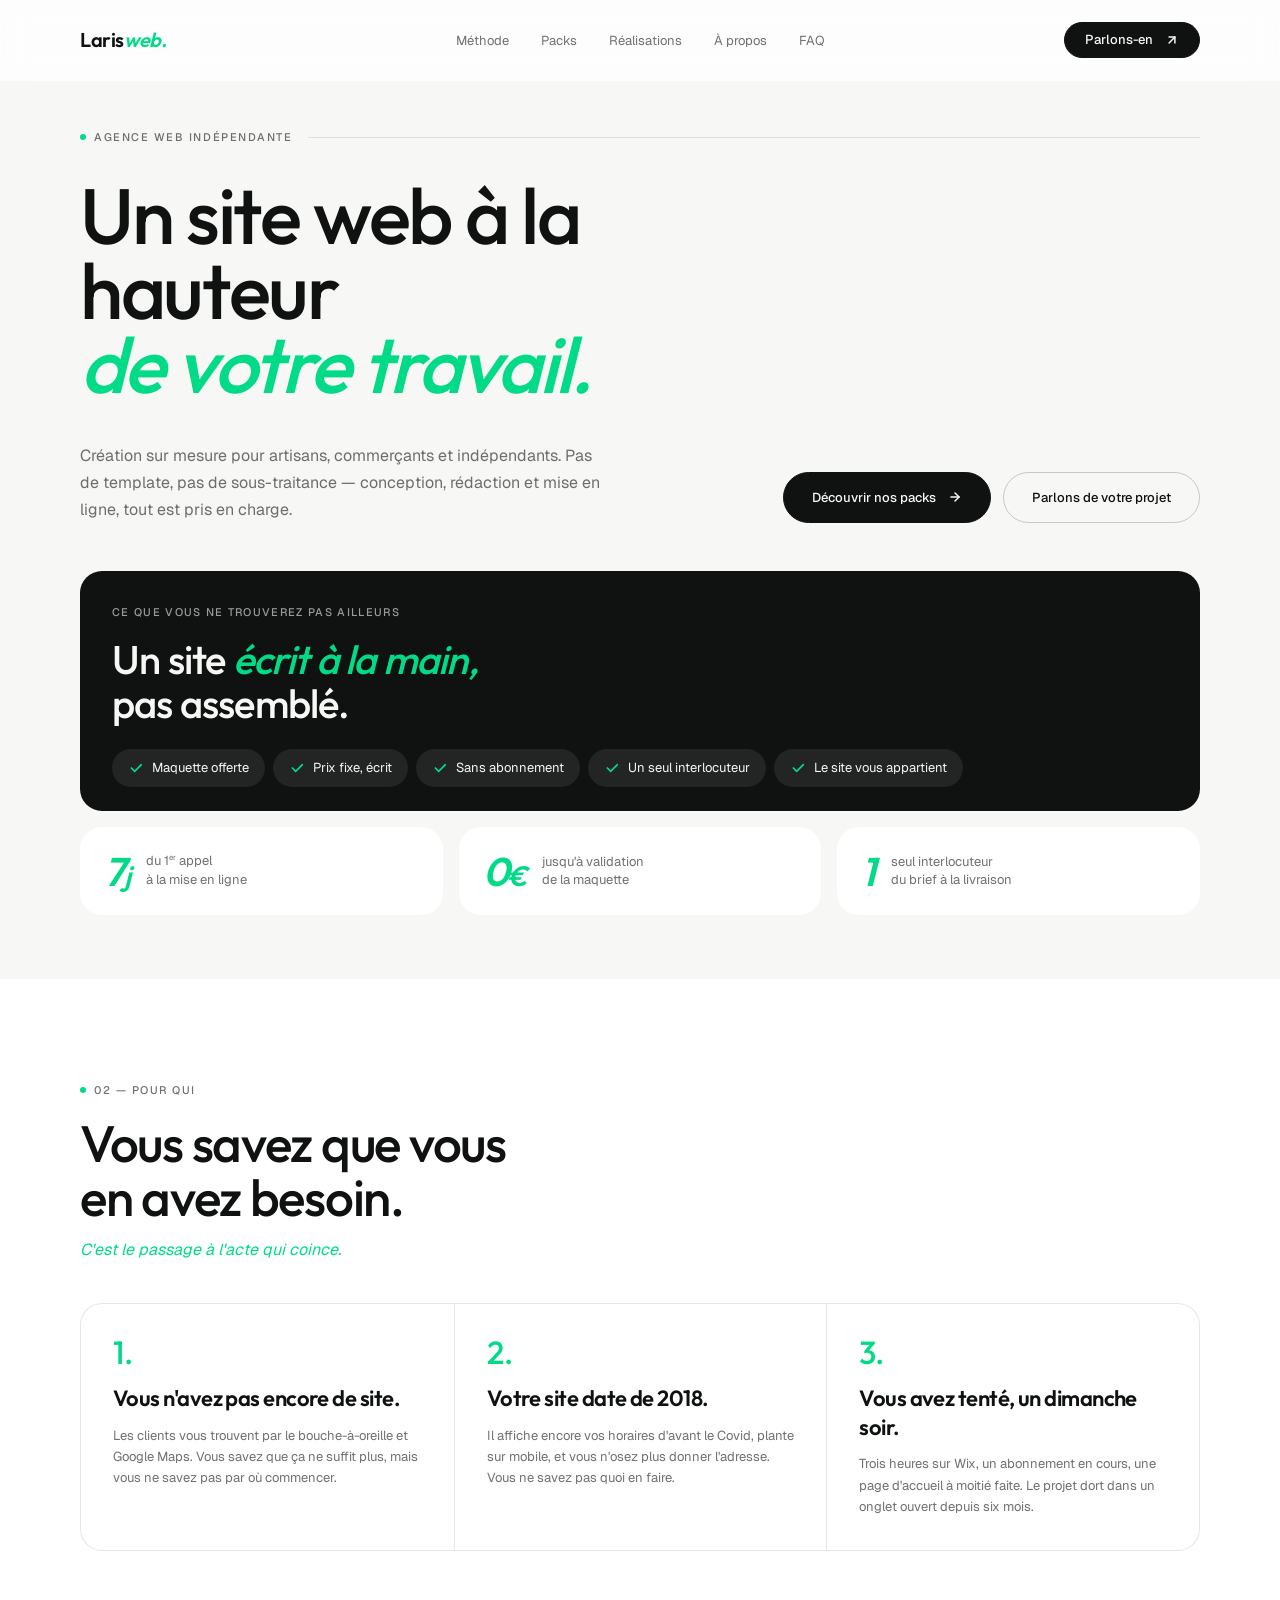
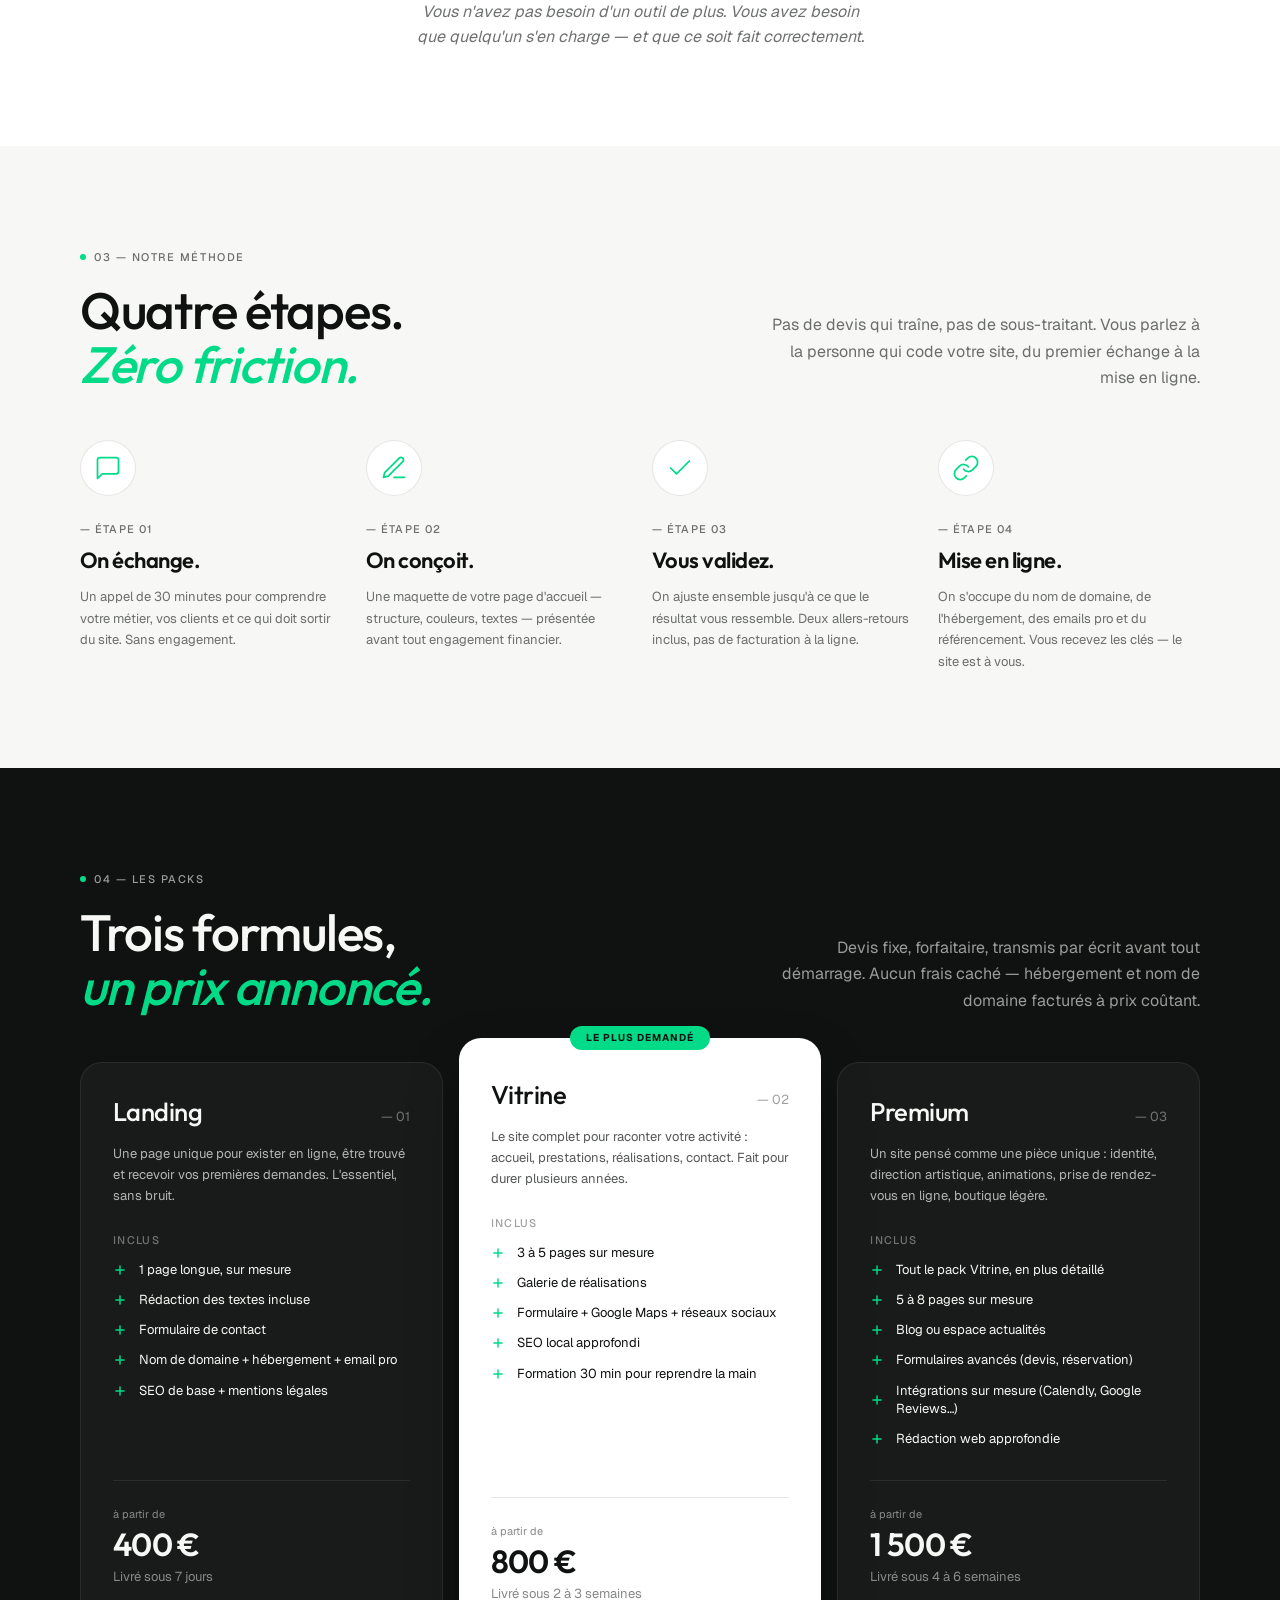
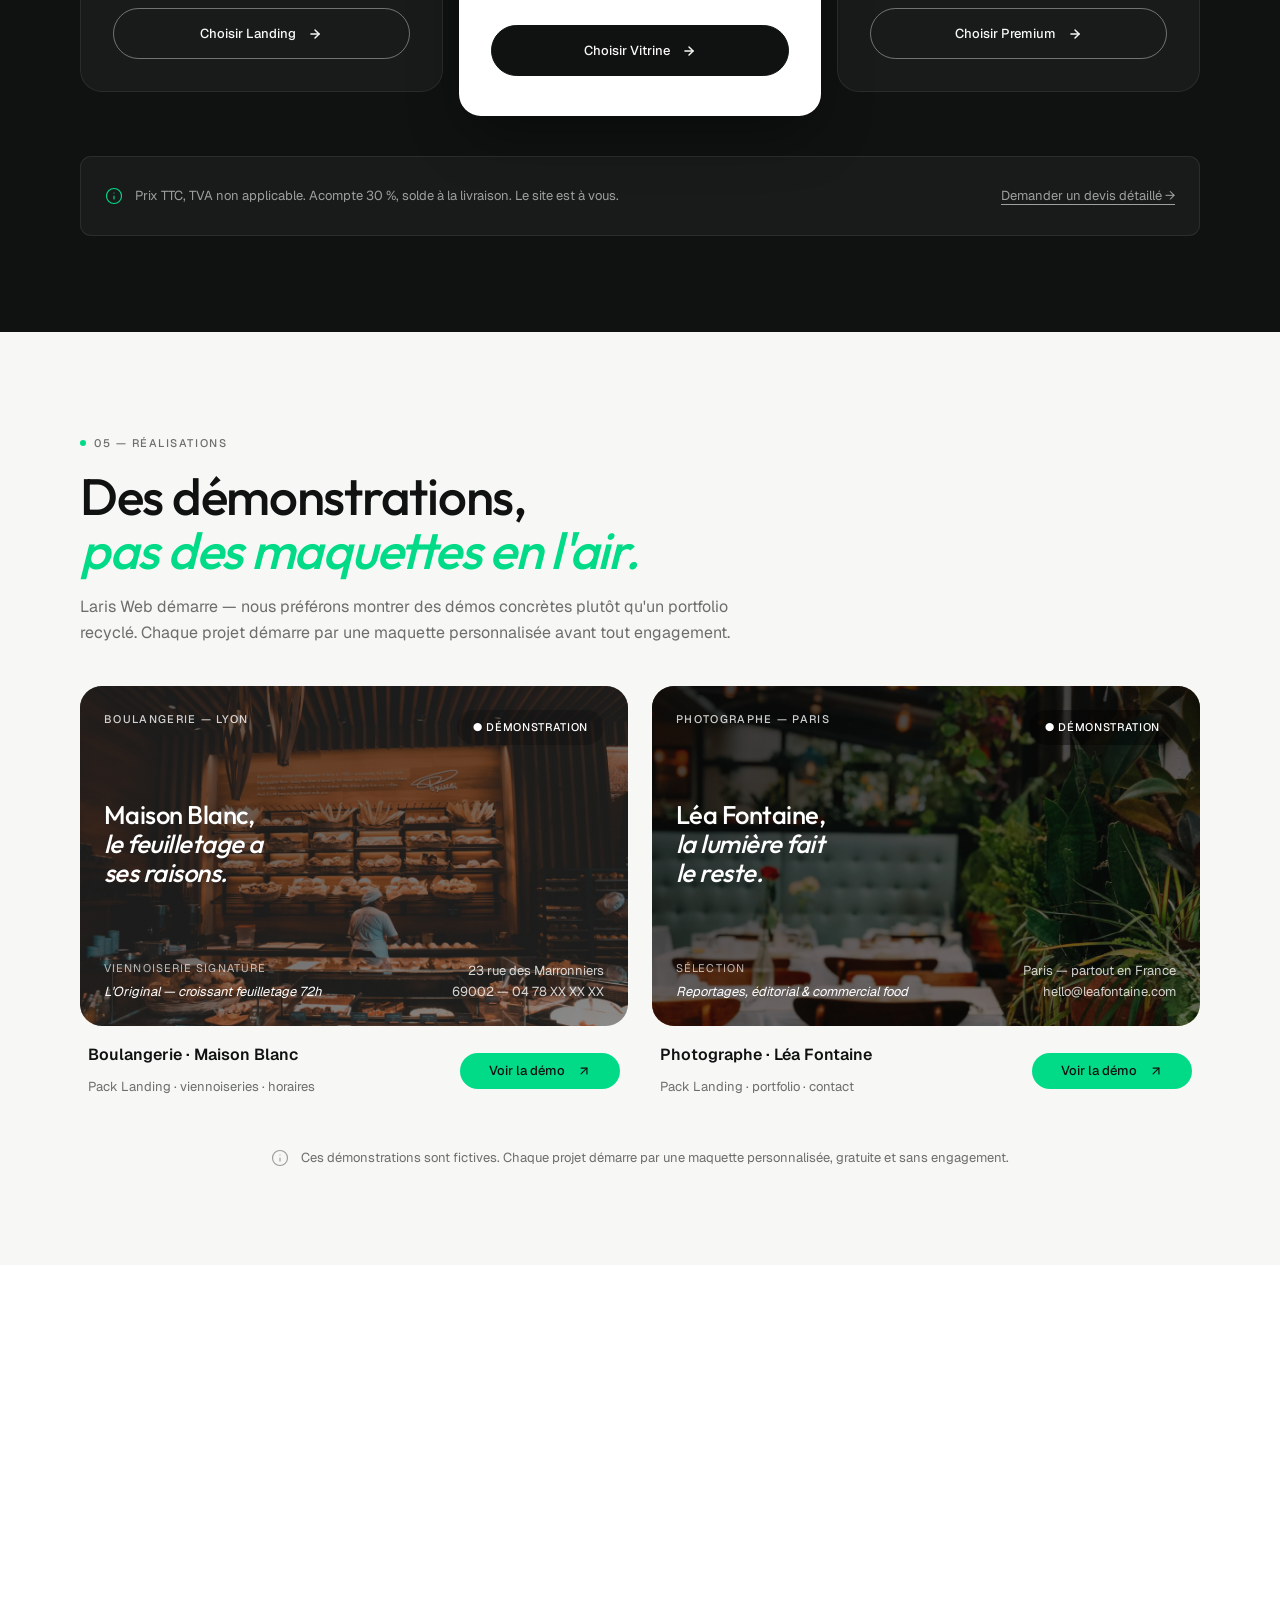
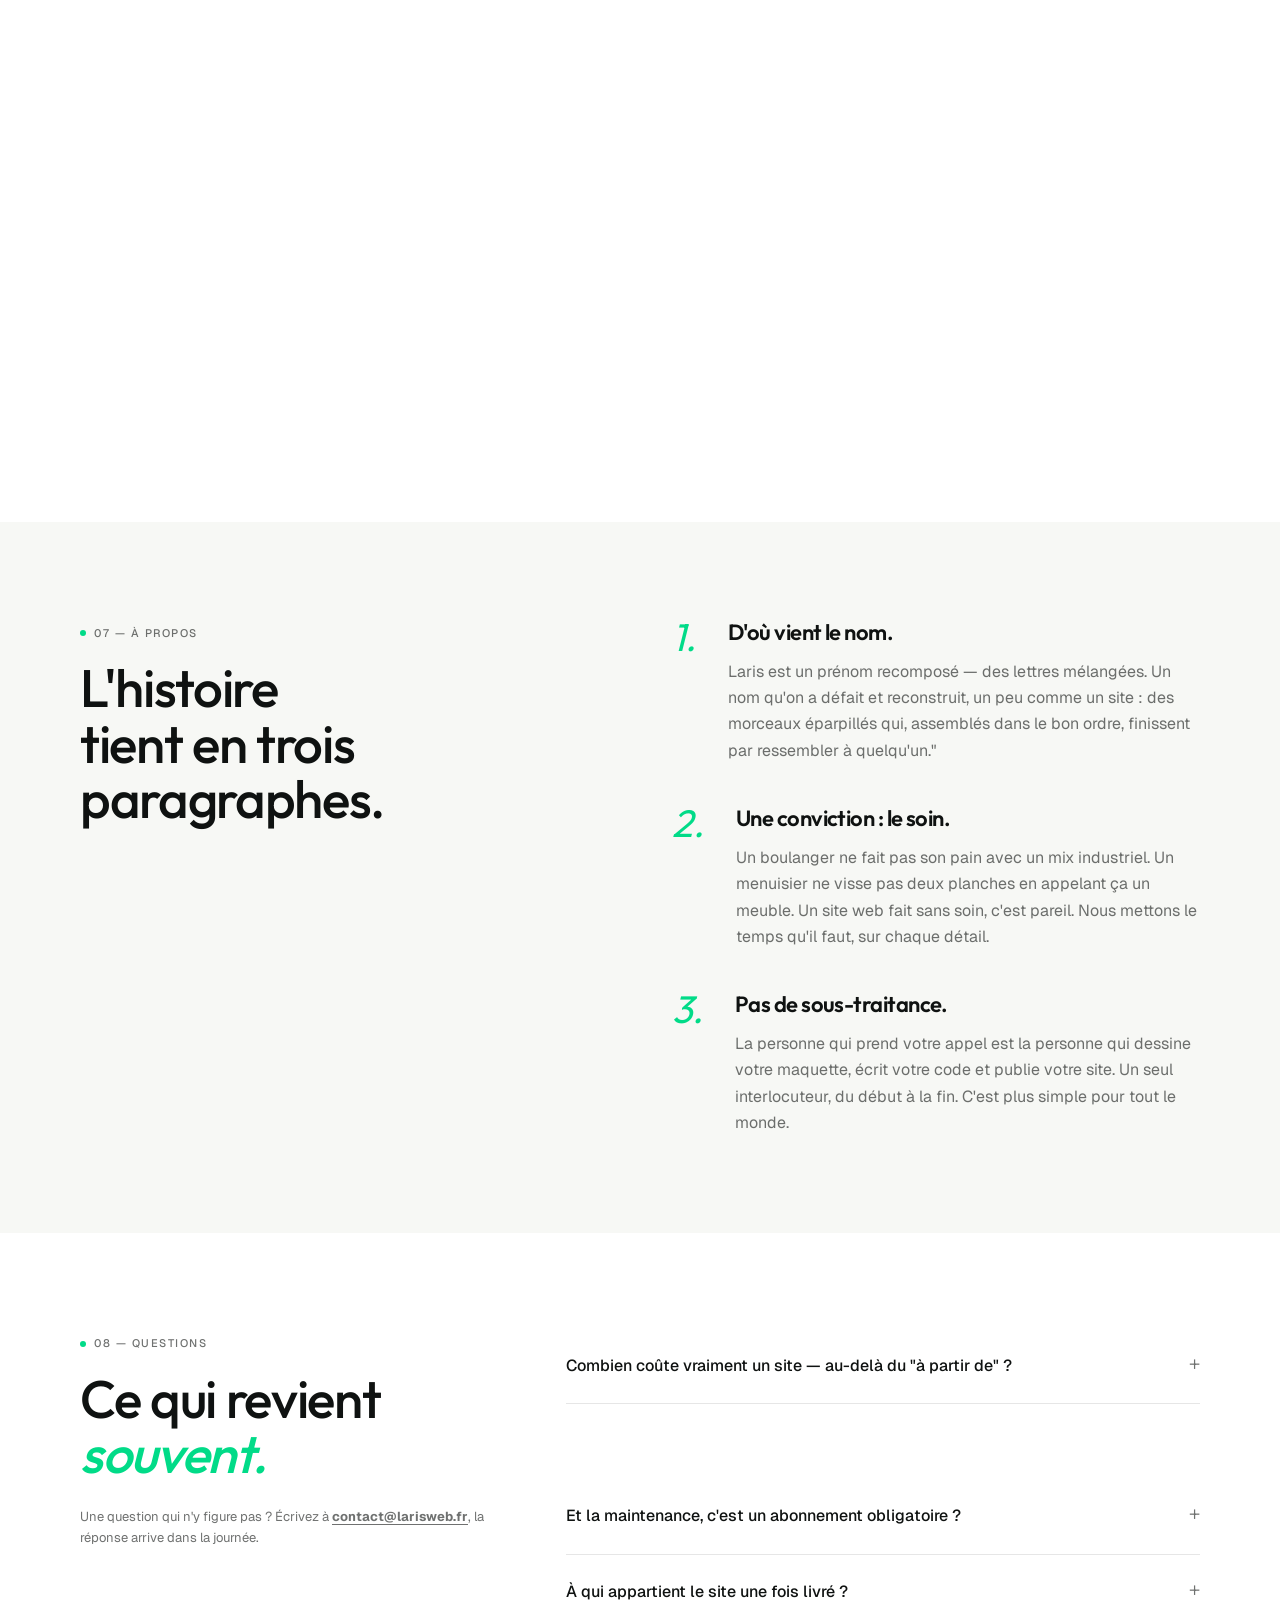
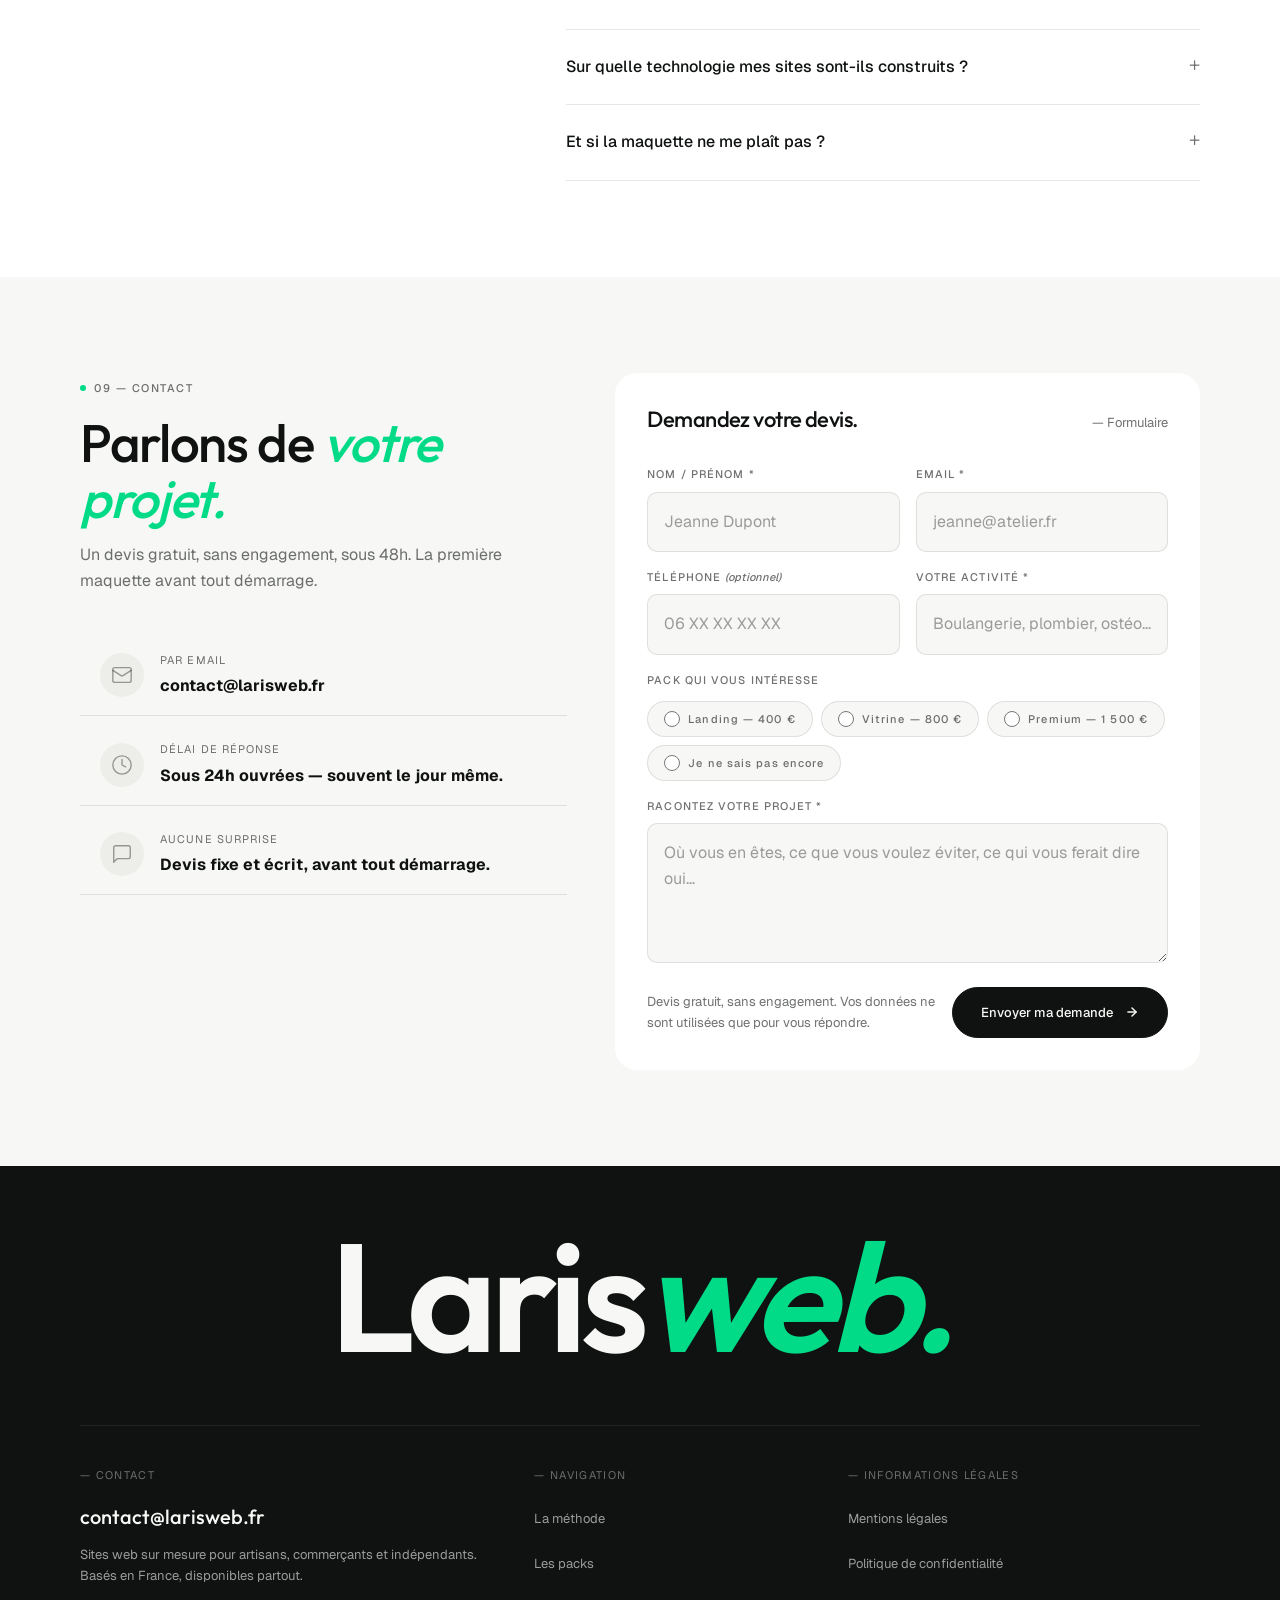
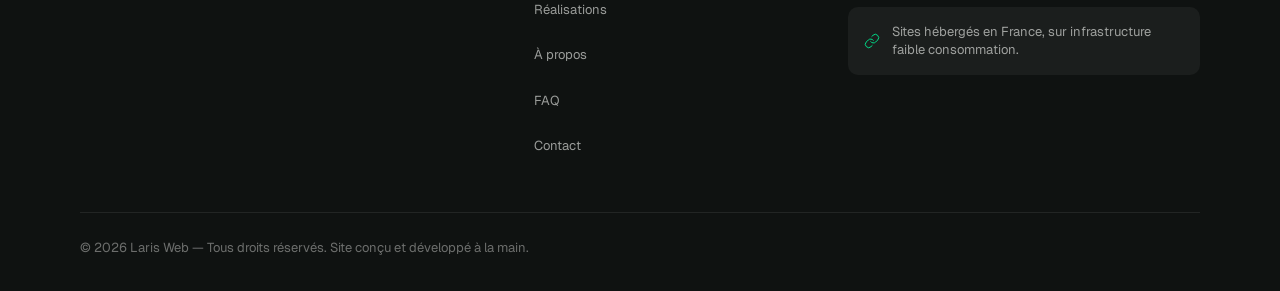
<file: docs/index.html>
<!DOCTYPE html>
<html lang="fr">
<head>
  <meta charset="UTF-8">
  <meta name="viewport" content="width=device-width, initial-scale=1">
  <title>Laris Web — Sites internet sur mesure pour artisans et indépendants</title>
  <meta name="description" content="Agence web indépendante française. Sites internet écrits à la main pour artisans, commerçants et indépendants. À partir de 400 €, sans abonnement.">
  <meta name="theme-color" content="#0F1211">

  <meta property="og:title" content="Laris Web — Sites internet sur mesure">
  <meta property="og:description" content="Agence web indépendante. Sites écrits à la main, sans templates ni sous-traitance. À partir de 400 €.">
  <meta property="og:type" content="website">
  <meta property="og:locale" content="fr_FR">
  <meta property="og:url" content="https://larisweb.fr/">
  <meta property="og:image" content="https://larisweb.fr/assets/og-image.png">
  <meta property="og:image:width" content="1200">
  <meta property="og:image:height" content="630">
  <meta name="twitter:card" content="summary_large_image">

  <link rel="canonical" href="https://larisweb.fr/">
  <link rel="icon" type="image/svg+xml" href="assets/favicon.svg">

  <link rel="preconnect" href="https://fonts.googleapis.com">
  <link rel="preconnect" href="https://fonts.gstatic.com" crossorigin>
  <link rel="preload" as="style" href="https://fonts.googleapis.com/css2?family=Geist:wght@300;400;500&family=Outfit:ital,wght@0,400;0,500;0,600;0,700;0,800;1,400;1,500;1,600;1,700&display=swap" onload="this.onload=null;this.rel='stylesheet'">
  <noscript><link rel="stylesheet" href="https://fonts.googleapis.com/css2?family=Geist:wght@300;400;500&family=Outfit:ital,wght@0,400;0,500;0,600;0,700;0,800;1,400;1,500;1,600;1,700&display=swap"></noscript>

  <link rel="stylesheet" href="css/style.css">
  <script defer src="https://cloud.umami.is/script.js" data-website-id="abe448bb-4940-47d4-ac65-975bf14cdc80"></script>
</head>
<body id="top">
  <a class="skip-link" href="#main">Aller au contenu</a>

  <!-- ============================================================
       HEADER
       ============================================================ -->
  <header class="site-header" id="header">
    <div class="container header__inner">
      <a href="#top" class="brand" aria-label="Laris Web — accueil">
        <span class="brand__name">Laris</span><span class="brand__accent">web.</span>
      </a>

      <nav class="nav-desktop" aria-label="Navigation principale">
        <ul class="nav-desktop__list">
          <li><a href="#methode">Méthode</a></li>
          <li><a href="#packs">Packs</a></li>
          <li><a href="#realisations">Réalisations</a></li>
          <li><a href="#apropos">À propos</a></li>
          <li><a href="#faq">FAQ</a></li>
        </ul>
      </nav>

      <a href="#contact" class="btn btn--dark btn--sm header__cta">Parlons-en <svg width="14" height="14" viewBox="0 0 24 24" fill="none" stroke="currentColor" stroke-width="2.5" stroke-linecap="round" stroke-linejoin="round" aria-hidden="true"><path d="M7 17L17 7"/><path d="M7 7h10v10"/></svg></a>

      <button class="nav-toggle" aria-label="Menu" aria-expanded="false" aria-controls="mobile-menu">
        <span></span><span></span><span></span>
      </button>
    </div>

    <nav class="mobile-menu" id="mobile-menu" aria-label="Navigation mobile" hidden>
      <ul>
        <li><a href="#methode">Méthode</a></li>
        <li><a href="#packs">Packs</a></li>
        <li><a href="#realisations">Réalisations</a></li>
        <li><a href="#apropos">À propos</a></li>
        <li><a href="#faq">FAQ</a></li>
        <li><a href="#contact" class="mobile-menu__cta">Parlons-en</a></li>
      </ul>
    </nav>
  </header>

  <main id="main">

    <!-- ============================================================
         SECTION 1 — HERO
         ============================================================ -->
    <section class="hero" aria-labelledby="hero-title">
      <div class="container">

        <div class="hero__eyebrow eyebrow-line">
          <span class="eyebrow">AGENCE WEB INDÉPENDANTE</span>
        </div>

        <div class="hero__content">
          <h1 id="hero-title" class="hero__title">
            Un site web à la<br>hauteur<br>
            <em>de votre travail.</em>
          </h1>

          <div class="hero__bottom">
            <p class="hero__desc">Création sur mesure pour artisans, commerçants et indépendants. Pas de template, pas de sous-traitance — conception, rédaction et mise en ligne, tout est pris en charge.</p>
            <div class="hero__ctas">
              <a href="#packs" class="btn btn--dark">Découvrir nos packs <svg width="14" height="14" viewBox="0 0 24 24" fill="none" stroke="currentColor" stroke-width="2.5" stroke-linecap="round" stroke-linejoin="round" aria-hidden="true"><path d="M5 12h14"/><path d="M12 5l7 7-7 7"/></svg></a>
              <a href="#contact" class="btn btn--outline">Parlons de votre projet</a>
            </div>
          </div>
        </div>

        <!-- Bande noire -->
        <div class="hero__band">
          <span class="hero__band-eyebrow">CE QUE VOUS NE TROUVEREZ PAS AILLEURS</span>
          <p class="hero__band-title">Un site <em>écrit à la main,</em><br>pas assemblé.</p>
          <div class="hero__band-tags">
            <span class="tag"><svg width="16" height="16" viewBox="0 0 24 24" fill="none" stroke="var(--accent)" stroke-width="2.5" stroke-linecap="round" stroke-linejoin="round" aria-hidden="true"><path d="M5 12l5 5L20 7"/></svg> Maquette offerte</span>
            <span class="tag"><svg width="16" height="16" viewBox="0 0 24 24" fill="none" stroke="var(--accent)" stroke-width="2.5" stroke-linecap="round" stroke-linejoin="round" aria-hidden="true"><path d="M5 12l5 5L20 7"/></svg> Prix fixe, écrit</span>
            <span class="tag"><svg width="16" height="16" viewBox="0 0 24 24" fill="none" stroke="var(--accent)" stroke-width="2.5" stroke-linecap="round" stroke-linejoin="round" aria-hidden="true"><path d="M5 12l5 5L20 7"/></svg> Sans abonnement</span>
            <span class="tag"><svg width="16" height="16" viewBox="0 0 24 24" fill="none" stroke="var(--accent)" stroke-width="2.5" stroke-linecap="round" stroke-linejoin="round" aria-hidden="true"><path d="M5 12l5 5L20 7"/></svg> Un seul interlocuteur</span>
            <span class="tag"><svg width="16" height="16" viewBox="0 0 24 24" fill="none" stroke="var(--accent)" stroke-width="2.5" stroke-linecap="round" stroke-linejoin="round" aria-hidden="true"><path d="M5 12l5 5L20 7"/></svg> Le site vous appartient</span>
          </div>
        </div>

        <!-- 3 stats -->
        <div class="hero__stats">
          <div class="stat-card">
            <span class="stat-card__number">7<span class="stat-card__unit">j</span></span>
            <p class="stat-card__label">du 1<sup>er</sup> appel<br>à la mise en ligne</p>
          </div>
          <div class="stat-card">
            <span class="stat-card__number">0<span class="stat-card__unit">€</span></span>
            <p class="stat-card__label">jusqu'à validation<br>de la maquette</p>
          </div>
          <div class="stat-card">
            <span class="stat-card__number">1</span>
            <p class="stat-card__label">seul interlocuteur<br>du brief à la livraison</p>
          </div>
        </div>

      </div>
    </section>

    <!-- ============================================================
         SECTION 2 — POUR QUI
         ============================================================ -->
    <section class="section pour-qui" id="pourqui" aria-labelledby="pourqui-title">
      <div class="container">
        <span class="eyebrow reveal">02 — POUR QUI</span>
        <h2 id="pourqui-title" class="section__title reveal">Vous savez que vous<br>en avez besoin.</h2>
        <p class="section__subtitle reveal"><em>C'est le passage à l'acte qui coince.</em></p>

        <div class="pour-qui__cards reveal">
          <div class="pour-qui__card">
            <span class="pour-qui__num">1.</span>
            <h3>Vous n'avez pas encore de site.</h3>
            <p>Les clients vous trouvent par le bouche-à-oreille et Google Maps. Vous savez que ça ne suffit plus, mais vous ne savez pas par où commencer.</p>
          </div>
          <div class="pour-qui__card">
            <span class="pour-qui__num">2.</span>
            <h3>Votre site date de 2018.</h3>
            <p>Il affiche encore vos horaires d'avant le Covid, plante sur mobile, et vous n'osez plus donner l'adresse. Vous ne savez pas quoi en faire.</p>
          </div>
          <div class="pour-qui__card">
            <span class="pour-qui__num">3.</span>
            <h3>Vous avez tenté, un dimanche soir.</h3>
            <p>Trois heures sur Wix, un abonnement en cours, une page d'accueil à moitié faite. Le projet dort dans un onglet ouvert depuis six mois.</p>
          </div>
        </div>

        <p class="pour-qui__closing reveal">Vous n'avez pas besoin d'un outil de plus. Vous avez besoin que quelqu'un s'en charge — et que ce soit fait correctement.</p>
      </div>
    </section>

    <!-- ============================================================
         SECTION 3 — MÉTHODE
         ============================================================ -->
    <section class="section methode" id="methode" aria-labelledby="methode-title">
      <div class="container">
        <div class="methode__header">
          <div>
            <span class="eyebrow reveal">03 — NOTRE MÉTHODE</span>
            <h2 id="methode-title" class="section__title reveal">Quatre étapes.<br><em>Zéro friction.</em></h2>
          </div>
          <p class="methode__desc reveal">Pas de devis qui traîne, pas de sous-traitant. Vous parlez à la personne qui code votre site, du premier échange à la mise en ligne.</p>
        </div>

        <div class="methode__steps reveal">
          <div class="methode__step">
            <div class="methode__icon">
              <svg width="28" height="28" viewBox="0 0 24 24" fill="none" stroke="var(--accent)" stroke-width="1.5" stroke-linecap="round" stroke-linejoin="round" aria-hidden="true"><path d="M21 15a2 2 0 01-2 2H7l-4 4V5a2 2 0 012-2h14a2 2 0 012 2z"/></svg>
            </div>
            <span class="methode__label">— ÉTAPE 01</span>
            <h3>On échange.</h3>
            <p>Un appel de 30 minutes pour comprendre votre métier, vos clients et ce qui doit sortir du site. Sans engagement.</p>
          </div>
          <div class="methode__step">
            <div class="methode__icon">
              <svg width="28" height="28" viewBox="0 0 24 24" fill="none" stroke="var(--accent)" stroke-width="1.5" stroke-linecap="round" stroke-linejoin="round" aria-hidden="true"><path d="M12 20h9"/><path d="M16.5 3.5a2.121 2.121 0 113 3L7 19l-4 1 1-4L16.5 3.5z"/></svg>
            </div>
            <span class="methode__label">— ÉTAPE 02</span>
            <h3>On conçoit.</h3>
            <p>Une maquette de votre page d'accueil — structure, couleurs, textes — présentée avant tout engagement financier.</p>
          </div>
          <div class="methode__step">
            <div class="methode__icon">
              <svg width="28" height="28" viewBox="0 0 24 24" fill="none" stroke="var(--accent)" stroke-width="1.5" stroke-linecap="round" stroke-linejoin="round" aria-hidden="true"><path d="M20 6L9 17l-5-5"/></svg>
            </div>
            <span class="methode__label">— ÉTAPE 03</span>
            <h3>Vous validez.</h3>
            <p>On ajuste ensemble jusqu'à ce que le résultat vous ressemble. Deux allers-retours inclus, pas de facturation à la ligne.</p>
          </div>
          <div class="methode__step">
            <div class="methode__icon">
              <svg width="28" height="28" viewBox="0 0 24 24" fill="none" stroke="var(--accent)" stroke-width="1.5" stroke-linecap="round" stroke-linejoin="round" aria-hidden="true"><path d="M10 13a5 5 0 007.54.54l3-3a5 5 0 00-7.07-7.07l-1.72 1.71"/><path d="M14 11a5 5 0 00-7.54-.54l-3 3a5 5 0 007.07 7.07l1.71-1.71"/></svg>
            </div>
            <span class="methode__label">— ÉTAPE 04</span>
            <h3>Mise en ligne.</h3>
            <p>On s'occupe du nom de domaine, de l'hébergement, des emails pro et du référencement. Vous recevez les clés — le site est à vous.</p>
          </div>
        </div>
      </div>
    </section>

    <!-- ============================================================
         SECTION 4 — PACKS
         ============================================================ -->
    <section class="section packs" id="packs" aria-labelledby="packs-title">
      <div class="container">
        <div class="packs__header">
          <div>
            <span class="eyebrow eyebrow--light reveal">04 — LES PACKS</span>
            <h2 id="packs-title" class="section__title section__title--light reveal">Trois formules,<br><em>un prix annoncé.</em></h2>
          </div>
          <p class="packs__desc reveal">Devis fixe, forfaitaire, transmis par écrit avant tout démarrage. Aucun frais caché — hébergement et nom de domaine facturés à prix coûtant.</p>
        </div>

        <div class="packs__grid reveal">
          <!-- Landing -->
          <div class="pack-card pack-card--dark">
            <div class="pack-card__head">
              <h3 class="pack-card__name">Landing</h3>
              <span class="pack-card__num">— 01</span>
            </div>
            <p class="pack-card__desc">Une page unique pour exister en ligne, être trouvé et recevoir vos premières demandes. L'essentiel, sans bruit.</p>
            <div class="pack-card__includes">
              <span class="pack-card__includes-label">INCLUS</span>
              <ul>
                <li><svg width="14" height="14" viewBox="0 0 24 24" fill="none" stroke="var(--accent)" stroke-width="2.5" stroke-linecap="round" stroke-linejoin="round" aria-hidden="true"><line x1="12" y1="5" x2="12" y2="19"/><line x1="5" y1="12" x2="19" y2="12"/></svg> 1 page longue, sur mesure</li>
                <li><svg width="14" height="14" viewBox="0 0 24 24" fill="none" stroke="var(--accent)" stroke-width="2.5" stroke-linecap="round" stroke-linejoin="round" aria-hidden="true"><line x1="12" y1="5" x2="12" y2="19"/><line x1="5" y1="12" x2="19" y2="12"/></svg> Rédaction des textes incluse</li>
                <li><svg width="14" height="14" viewBox="0 0 24 24" fill="none" stroke="var(--accent)" stroke-width="2.5" stroke-linecap="round" stroke-linejoin="round" aria-hidden="true"><line x1="12" y1="5" x2="12" y2="19"/><line x1="5" y1="12" x2="19" y2="12"/></svg> Formulaire de contact</li>
                <li><svg width="14" height="14" viewBox="0 0 24 24" fill="none" stroke="var(--accent)" stroke-width="2.5" stroke-linecap="round" stroke-linejoin="round" aria-hidden="true"><line x1="12" y1="5" x2="12" y2="19"/><line x1="5" y1="12" x2="19" y2="12"/></svg> Nom de domaine + hébergement + email pro</li>
                <li><svg width="14" height="14" viewBox="0 0 24 24" fill="none" stroke="var(--accent)" stroke-width="2.5" stroke-linecap="round" stroke-linejoin="round" aria-hidden="true"><line x1="12" y1="5" x2="12" y2="19"/><line x1="5" y1="12" x2="19" y2="12"/></svg> SEO de base + mentions légales</li>
              </ul>
            </div>
            <div class="pack-card__footer">
              <div>
                <span class="pack-card__from">à partir de</span>
                <span class="pack-card__price">400 €</span>
                <span class="pack-card__delay">Livré sous 7 jours</span>
              </div>
              <a href="#contact" class="btn btn--outline-light pack-card__cta">Choisir Landing <svg width="14" height="14" viewBox="0 0 24 24" fill="none" stroke="currentColor" stroke-width="2.5" stroke-linecap="round" stroke-linejoin="round" aria-hidden="true"><path d="M5 12h14"/><path d="M12 5l7 7-7 7"/></svg></a>
            </div>
          </div>

          <!-- Vitrine -->
          <div class="pack-card pack-card--featured">
            <span class="pack-card__badge">LE PLUS DEMANDÉ</span>
            <div class="pack-card__head">
              <h3 class="pack-card__name">Vitrine</h3>
              <span class="pack-card__num">— 02</span>
            </div>
            <p class="pack-card__desc">Le site complet pour raconter votre activité : accueil, prestations, réalisations, contact. Fait pour durer plusieurs années.</p>
            <div class="pack-card__includes">
              <span class="pack-card__includes-label">INCLUS</span>
              <ul>
                <li><svg width="14" height="14" viewBox="0 0 24 24" fill="none" stroke="var(--accent)" stroke-width="2.5" stroke-linecap="round" stroke-linejoin="round" aria-hidden="true"><line x1="12" y1="5" x2="12" y2="19"/><line x1="5" y1="12" x2="19" y2="12"/></svg> 3 à 5 pages sur mesure</li>
                <li><svg width="14" height="14" viewBox="0 0 24 24" fill="none" stroke="var(--accent)" stroke-width="2.5" stroke-linecap="round" stroke-linejoin="round" aria-hidden="true"><line x1="12" y1="5" x2="12" y2="19"/><line x1="5" y1="12" x2="19" y2="12"/></svg> Galerie de réalisations</li>
                <li><svg width="14" height="14" viewBox="0 0 24 24" fill="none" stroke="var(--accent)" stroke-width="2.5" stroke-linecap="round" stroke-linejoin="round" aria-hidden="true"><line x1="12" y1="5" x2="12" y2="19"/><line x1="5" y1="12" x2="19" y2="12"/></svg> Formulaire + Google Maps + réseaux sociaux</li>
                <li><svg width="14" height="14" viewBox="0 0 24 24" fill="none" stroke="var(--accent)" stroke-width="2.5" stroke-linecap="round" stroke-linejoin="round" aria-hidden="true"><line x1="12" y1="5" x2="12" y2="19"/><line x1="5" y1="12" x2="19" y2="12"/></svg> SEO local approfondi</li>
                <li><svg width="14" height="14" viewBox="0 0 24 24" fill="none" stroke="var(--accent)" stroke-width="2.5" stroke-linecap="round" stroke-linejoin="round" aria-hidden="true"><line x1="12" y1="5" x2="12" y2="19"/><line x1="5" y1="12" x2="19" y2="12"/></svg> Formation 30 min pour reprendre la main</li>
              </ul>
            </div>
            <div class="pack-card__footer">
              <div>
                <span class="pack-card__from">à partir de</span>
                <span class="pack-card__price">800 €</span>
                <span class="pack-card__delay">Livré sous 2 à 3 semaines</span>
              </div>
              <a href="#contact" class="btn btn--dark pack-card__cta">Choisir Vitrine <svg width="14" height="14" viewBox="0 0 24 24" fill="none" stroke="currentColor" stroke-width="2.5" stroke-linecap="round" stroke-linejoin="round" aria-hidden="true"><path d="M5 12h14"/><path d="M12 5l7 7-7 7"/></svg></a>
            </div>
          </div>

          <!-- Premium -->
          <div class="pack-card pack-card--dark">
            <div class="pack-card__head">
              <h3 class="pack-card__name">Premium</h3>
              <span class="pack-card__num">— 03</span>
            </div>
            <p class="pack-card__desc">Un site pensé comme une pièce unique : identité, direction artistique, animations, prise de rendez-vous en ligne, boutique légère.</p>
            <div class="pack-card__includes">
              <span class="pack-card__includes-label">INCLUS</span>
              <ul>
                <li><svg width="14" height="14" viewBox="0 0 24 24" fill="none" stroke="var(--accent)" stroke-width="2.5" stroke-linecap="round" stroke-linejoin="round" aria-hidden="true"><line x1="12" y1="5" x2="12" y2="19"/><line x1="5" y1="12" x2="19" y2="12"/></svg> Tout le pack Vitrine, en plus détaillé</li>
                <li><svg width="14" height="14" viewBox="0 0 24 24" fill="none" stroke="var(--accent)" stroke-width="2.5" stroke-linecap="round" stroke-linejoin="round" aria-hidden="true"><line x1="12" y1="5" x2="12" y2="19"/><line x1="5" y1="12" x2="19" y2="12"/></svg> 5 à 8 pages sur mesure</li>
                <li><svg width="14" height="14" viewBox="0 0 24 24" fill="none" stroke="var(--accent)" stroke-width="2.5" stroke-linecap="round" stroke-linejoin="round" aria-hidden="true"><line x1="12" y1="5" x2="12" y2="19"/><line x1="5" y1="12" x2="19" y2="12"/></svg> Blog ou espace actualités</li>
                <li><svg width="14" height="14" viewBox="0 0 24 24" fill="none" stroke="var(--accent)" stroke-width="2.5" stroke-linecap="round" stroke-linejoin="round" aria-hidden="true"><line x1="12" y1="5" x2="12" y2="19"/><line x1="5" y1="12" x2="19" y2="12"/></svg> Formulaires avancés (devis, réservation)</li>
                <li><svg width="14" height="14" viewBox="0 0 24 24" fill="none" stroke="var(--accent)" stroke-width="2.5" stroke-linecap="round" stroke-linejoin="round" aria-hidden="true"><line x1="12" y1="5" x2="12" y2="19"/><line x1="5" y1="12" x2="19" y2="12"/></svg> Intégrations sur mesure (Calendly, Google Reviews…)</li>
                <li><svg width="14" height="14" viewBox="0 0 24 24" fill="none" stroke="var(--accent)" stroke-width="2.5" stroke-linecap="round" stroke-linejoin="round" aria-hidden="true"><line x1="12" y1="5" x2="12" y2="19"/><line x1="5" y1="12" x2="19" y2="12"/></svg> Rédaction web approfondie</li>
              </ul>
            </div>
            <div class="pack-card__footer">
              <div>
                <span class="pack-card__from">à partir de</span>
                <span class="pack-card__price">1 500 €</span>
                <span class="pack-card__delay">Livré sous 4 à 6 semaines</span>
              </div>
              <a href="#contact" class="btn btn--outline-light pack-card__cta">Choisir Premium <svg width="14" height="14" viewBox="0 0 24 24" fill="none" stroke="currentColor" stroke-width="2.5" stroke-linecap="round" stroke-linejoin="round" aria-hidden="true"><path d="M5 12h14"/><path d="M12 5l7 7-7 7"/></svg></a>
            </div>
          </div>
        </div>

        <div class="packs__footer reveal">
          <p><svg width="18" height="18" viewBox="0 0 24 24" fill="none" stroke="var(--accent)" stroke-width="1.5" stroke-linecap="round" stroke-linejoin="round" aria-hidden="true"><circle cx="12" cy="12" r="10"/><line x1="12" y1="16" x2="12" y2="12"/><line x1="12" y1="8" x2="12.01" y2="8"/></svg> Prix TTC, TVA non applicable. Acompte 30 %, solde à la livraison. Le site est à vous.</p>
          <a href="#contact" class="packs__footer-link">Demander un devis détaillé →</a>
        </div>
      </div>
    </section>

    <!-- ============================================================
         SECTION 5 — RÉALISATIONS
         ============================================================ -->
    <section class="section realisations" id="realisations" aria-labelledby="realisations-title">
      <div class="container">
        <span class="eyebrow reveal">05 — RÉALISATIONS</span>
        <h2 id="realisations-title" class="section__title reveal">Des démonstrations,<br><em>pas des maquettes en l'air.</em></h2>
        <p class="realisations__desc reveal">Laris Web démarre — nous préférons montrer des démos concrètes plutôt qu'un portfolio recyclé. Chaque projet démarre par une maquette personnalisée avant tout engagement.</p>

        <div class="realisations__grid reveal">
          <!-- Maison Blanc -->
          <article class="demo-card">
            <div class="demo-card__visual demo-card__visual--blanc">
              <span class="demo-card__category">BOULANGERIE — LYON</span>
              <span class="demo-card__badge">● DÉMONSTRATION</span>
              <div class="demo-card__hero-text">
                <p>Maison Blanc,<br><em>le feuilletage a<br>ses raisons.</em></p>
              </div>
              <div class="demo-card__details">
                <div>
                  <span class="demo-card__detail-label">VIENNOISERIE SIGNATURE</span>
                  <em>L'Original — croissant feuilletage 72h</em>
                </div>
                <div class="demo-card__detail-right">
                  <span>23 rue des Marronniers</span>
                  <span>69002 — 04 78 XX XX XX</span>
                </div>
              </div>
            </div>
            <div class="demo-card__meta">
              <div>
                <strong>Boulangerie · Maison Blanc</strong>
                <span>Pack Landing · viennoiseries · horaires</span>
              </div>
              <a href="demos/maison-blanc/" target="_blank" rel="noopener" class="btn btn--accent">Voir la démo <svg width="14" height="14" viewBox="0 0 24 24" fill="none" stroke="currentColor" stroke-width="2" stroke-linecap="round" stroke-linejoin="round" aria-hidden="true"><path d="M7 17L17 7"/><path d="M7 7h10v10"/></svg></a>
            </div>
          </article>

          <!-- Léa Fontaine -->
          <article class="demo-card">
            <div class="demo-card__visual demo-card__visual--fontaine">
              <span class="demo-card__category">PHOTOGRAPHE — PARIS</span>
              <span class="demo-card__badge">● DÉMONSTRATION</span>
              <div class="demo-card__hero-text">
                <p>Léa Fontaine,<br><em>la lumière fait<br>le reste.</em></p>
              </div>
              <div class="demo-card__details">
                <div>
                  <span class="demo-card__detail-label">SÉLECTION</span>
                  <em>Reportages, éditorial &amp; commercial food</em>
                </div>
                <div class="demo-card__detail-right">
                  <span>Paris — partout en France</span>
                  <span>hello@leafontaine.com</span>
                </div>
              </div>
            </div>
            <div class="demo-card__meta">
              <div>
                <strong>Photographe · Léa Fontaine</strong>
                <span>Pack Landing · portfolio · contact</span>
              </div>
              <a href="demos/lea-fontaine/" target="_blank" rel="noopener" class="btn btn--accent">Voir la démo <svg width="14" height="14" viewBox="0 0 24 24" fill="none" stroke="currentColor" stroke-width="2" stroke-linecap="round" stroke-linejoin="round" aria-hidden="true"><path d="M7 17L17 7"/><path d="M7 7h10v10"/></svg></a>
            </div>
          </article>
        </div>

        <p class="realisations__note reveal"><svg width="18" height="18" viewBox="0 0 24 24" fill="none" stroke="var(--ink-40)" stroke-width="1.5" stroke-linecap="round" stroke-linejoin="round" aria-hidden="true"><circle cx="12" cy="12" r="10"/><line x1="12" y1="16" x2="12" y2="12"/><line x1="12" y1="8" x2="12.01" y2="8"/></svg> Ces démonstrations sont fictives. Chaque projet démarre par une maquette personnalisée, gratuite et sans engagement.</p>
      </div>
    </section>

    <!-- ============================================================
         SECTION 6 — POURQUOI LARIS WEB
         ============================================================ -->
    <section class="section pourquoi" id="pourquoi" aria-labelledby="pourquoi-title">
      <div class="container">
        <span class="eyebrow reveal">06 — POURQUOI LARIS WEB</span>
        <h2 id="pourquoi-title" class="section__title reveal">Ce qui compte,<br><em>ce qui ne compte pas.</em></h2>

        <div class="pourquoi__grid reveal">
          <!-- Ce qu'on fait -->
          <div class="pourquoi__col pourquoi__col--do">
            <span class="pourquoi__badge pourquoi__badge--do">CE QU'ON FAIT</span>
            <ul class="pourquoi__list">
              <li>
                <span class="pourquoi__icon pourquoi__icon--check"><svg width="20" height="20" viewBox="0 0 24 24" fill="none" stroke="var(--accent)" stroke-width="2.5" stroke-linecap="round" stroke-linejoin="round" aria-hidden="true"><path d="M20 6L9 17l-5-5"/></svg></span>
                <div><strong>Écrire chaque site à la main.</strong><p>Pas de template, pas de builder, pas de "thème acheté sur ThemeForest".</p></div>
              </li>
              <li>
                <span class="pourquoi__icon pourquoi__icon--check"><svg width="20" height="20" viewBox="0 0 24 24" fill="none" stroke="var(--accent)" stroke-width="2.5" stroke-linecap="round" stroke-linejoin="round" aria-hidden="true"><path d="M20 6L9 17l-5-5"/></svg></span>
                <div><strong>Montrer avant de facturer.</strong><p>Une maquette de votre page d'accueil, offerte, avant tout engagement.</p></div>
              </li>
              <li>
                <span class="pourquoi__icon pourquoi__icon--check"><svg width="20" height="20" viewBox="0 0 24 24" fill="none" stroke="var(--accent)" stroke-width="2.5" stroke-linecap="round" stroke-linejoin="round" aria-hidden="true"><path d="M20 6L9 17l-5-5"/></svg></span>
                <div><strong>Annoncer le prix, en entier.</strong><p>Devis fixe écrit noir sur blanc. Aucun coût caché, aucune facturation à l'heure.</p></div>
              </li>
              <li>
                <span class="pourquoi__icon pourquoi__icon--check"><svg width="20" height="20" viewBox="0 0 24 24" fill="none" stroke="var(--accent)" stroke-width="2.5" stroke-linecap="round" stroke-linejoin="round" aria-hidden="true"><path d="M20 6L9 17l-5-5"/></svg></span>
                <div><strong>Livrer en 7 jours à 6 semaines.</strong><p>Selon le pack — rétroplanning clair dès le premier appel.</p></div>
              </li>
              <li>
                <span class="pourquoi__icon pourquoi__icon--check"><svg width="20" height="20" viewBox="0 0 24 24" fill="none" stroke="var(--accent)" stroke-width="2.5" stroke-linecap="round" stroke-linejoin="round" aria-hidden="true"><path d="M20 6L9 17l-5-5"/></svg></span>
                <div><strong>Rester joignable.</strong><p>Un seul interlocuteur, du brief à la mise en ligne. Zéro sous-traitance.</p></div>
              </li>
            </ul>
          </div>

          <!-- Ce qu'on ne fait pas -->
          <div class="pourquoi__col pourquoi__col--dont">
            <span class="pourquoi__badge pourquoi__badge--dont">CE QU'ON NE FAIT PAS</span>
            <ul class="pourquoi__list">
              <li>
                <span class="pourquoi__icon pourquoi__icon--cross"><svg width="20" height="20" viewBox="0 0 24 24" fill="none" stroke="rgba(247,248,245,0.4)" stroke-width="2.5" stroke-linecap="round" stroke-linejoin="round" aria-hidden="true"><line x1="18" y1="6" x2="6" y2="18"/><line x1="6" y1="6" x2="18" y2="18"/></svg></span>
                <div><strong>Vendre un abonnement.</strong><p>Le site est à vous. Pas de forfait mensuel obligatoire, pas d'otage.</p></div>
              </li>
              <li>
                <span class="pourquoi__icon pourquoi__icon--cross"><svg width="20" height="20" viewBox="0 0 24 24" fill="none" stroke="rgba(247,248,245,0.4)" stroke-width="2.5" stroke-linecap="round" stroke-linejoin="round" aria-hidden="true"><line x1="18" y1="6" x2="6" y2="18"/><line x1="6" y1="6" x2="18" y2="18"/></svg></span>
                <div><strong>Parler jargon.</strong><p>Pas de "SEO 360°", pas de "solution scalable". Des mots simples, en français.</p></div>
              </li>
              <li>
                <span class="pourquoi__icon pourquoi__icon--cross"><svg width="20" height="20" viewBox="0 0 24 24" fill="none" stroke="rgba(247,248,245,0.4)" stroke-width="2.5" stroke-linecap="round" stroke-linejoin="round" aria-hidden="true"><line x1="18" y1="6" x2="6" y2="18"/><line x1="6" y1="6" x2="18" y2="18"/></svg></span>
                <div><strong>Sous-traiter à l'étranger.</strong><p>La personne qui prend l'appel est celle qui code votre site.</p></div>
              </li>
              <li>
                <span class="pourquoi__icon pourquoi__icon--cross"><svg width="20" height="20" viewBox="0 0 24 24" fill="none" stroke="rgba(247,248,245,0.4)" stroke-width="2.5" stroke-linecap="round" stroke-linejoin="round" aria-hidden="true"><line x1="18" y1="6" x2="6" y2="18"/><line x1="6" y1="6" x2="18" y2="18"/></svg></span>
                <div><strong>Prendre 12 projets en même temps.</strong><p>Deux clients en parallèle, jamais plus. C'est ce qui garantit le soin.</p></div>
              </li>
              <li>
                <span class="pourquoi__icon pourquoi__icon--cross"><svg width="20" height="20" viewBox="0 0 24 24" fill="none" stroke="rgba(247,248,245,0.4)" stroke-width="2.5" stroke-linecap="round" stroke-linejoin="round" aria-hidden="true"><line x1="18" y1="6" x2="6" y2="18"/><line x1="6" y1="6" x2="18" y2="18"/></svg></span>
                <div><strong>Vous garder en otage.</strong><p>Code, domaine, hébergement : tout est à votre nom, transférable à tout moment.</p></div>
              </li>
            </ul>
          </div>
        </div>
      </div>
    </section>

    <!-- ============================================================
         SECTION 7 — À PROPOS
         ============================================================ -->
    <section class="section apropos" id="apropos" aria-labelledby="apropos-title">
      <div class="container">
        <div class="apropos__layout">
          <div class="apropos__left reveal">
            <span class="eyebrow">07 — À PROPOS</span>
            <h2 id="apropos-title" class="section__title">L'histoire<br>tient en trois<br>paragraphes.</h2>
          </div>
          <div class="apropos__right">
            <div class="apropos__item reveal">
              <span class="apropos__num">1.</span>
              <div>
                <h3>D'où vient le nom.</h3>
                <p>Laris est un prénom recomposé — des lettres mélangées. Un nom qu'on a défait et reconstruit, un peu comme un site : des morceaux éparpillés qui, assemblés dans le bon ordre, finissent par ressembler à quelqu'un."</p>
              </div>
            </div>
            <div class="apropos__item reveal">
              <span class="apropos__num">2.</span>
              <div>
                <h3>Une conviction : le soin.</h3>
                <p>Un boulanger ne fait pas son pain avec un mix industriel. Un menuisier ne visse pas deux planches en appelant ça un meuble. Un site web fait sans soin, c'est pareil. Nous mettons le temps qu'il faut, sur chaque détail.</p>
              </div>
            </div>
            <div class="apropos__item reveal">
              <span class="apropos__num">3.</span>
              <div>
                <h3>Pas de sous-traitance.</h3>
                <p>La personne qui prend votre appel est la personne qui dessine votre maquette, écrit votre code et publie votre site. Un seul interlocuteur, du début à la fin. C'est plus simple pour tout le monde.</p>
              </div>
            </div>
          </div>
        </div>
      </div>
    </section>

    <!-- ============================================================
         SECTION 8 — FAQ
         ============================================================ -->
    <section class="section faq" id="faq" aria-labelledby="faq-title">
      <div class="container">
        <div class="faq__layout">
          <div class="faq__left reveal">
            <span class="eyebrow">08 — QUESTIONS</span>
            <h2 id="faq-title" class="section__title">Ce qui revient <em>souvent.</em></h2>
            <p class="faq__aside">Une question qui n'y figure pas ? Écrivez à <a href="mailto:contact@larisweb.fr"><strong>contact@larisweb.fr</strong></a>, la réponse arrive dans la journée.</p>
          </div>
          <div class="faq__right">
            <details class="faq__item reveal">
              <summary>Combien coûte vraiment un site — au-delà du "à partir de" ? <span class="faq__icon">+</span></summary>
              <div class="faq__answer"><p>Après notre premier échange, vous recevez un devis fixe par écrit. Il indique le prix total, ce qui est inclus, ce qui ne l'est pas, et les frais annexes annuels (domaine ~15 €, hébergement ~60 €). Aucun surplus ne sera facturé sans votre accord écrit.</p></div>
            </details>
            <details class="faq__item reveal">
              <summary>En combien de temps le site est-il en ligne ? <span class="faq__icon">+</span></summary>
              <div class="faq__answer"><p>Une landing part généralement en ligne sous 7 jours ouvrés. Un pack Vitrine complet demande 2 à 3 semaines, un Premium 4 à 6 semaines. Le délai réel dépend surtout du temps que vous mettez à valider chaque étape — c'est pourquoi nous démarrons par un rétroplanning clair.</p></div>
            </details>
            <details class="faq__item reveal">
              <summary>Et la maintenance, c'est un abonnement obligatoire ? <span class="faq__icon">+</span></summary>
              <div class="faq__answer"><p>Non. Aucun abonnement n'est imposé. Une fois le site livré, vous ne payez plus que l'hébergement et le domaine (à prix coûtant). Si vous voulez qu'on continue à faire évoluer le site, on propose un forfait de maintenance à la demande — mais vous pouvez très bien reprendre la main seul.</p></div>
            </details>
            <details class="faq__item reveal">
              <summary>À qui appartient le site une fois livré ? <span class="faq__icon">+</span></summary>
              <div class="faq__answer"><p>À vous, entièrement — code, contenus, nom de domaine, comptes d'hébergement. Vous pouvez récupérer les fichiers, changer d'hébergeur ou d'agence à tout moment. Nous ne gardons aucun droit sur votre site.</p></div>
            </details>
            <details class="faq__item reveal">
              <summary>Sur quelle technologie mes sites sont-ils construits ? <span class="faq__icon">+</span></summary>
              <div class="faq__answer"><p>Les sites sont développés en HTML, CSS et JavaScript, sans usine à gaz. Cela veut dire des pages qui chargent vite, un référencement propre, et une durée de vie longue. Pas de plugin fragile, pas de CMS lourd à mettre à jour tous les mois.</p></div>
            </details>
            <details class="faq__item reveal">
              <summary>Et si la maquette ne me plaît pas ? <span class="faq__icon">+</span></summary>
              <div class="faq__answer"><p>La première maquette est présentée <em>avant</em> tout engagement financier. Si elle ne vous convient pas et qu'on n'arrive pas à s'accorder sur une direction après un échange, vous partez sans rien devoir. Vous ne payez que si on continue ensemble.</p></div>
            </details>
          </div>
        </div>
      </div>
    </section>

    <!-- ============================================================
         SECTION 9 — CONTACT
         ============================================================ -->
    <section class="section contact" id="contact" aria-labelledby="contact-title">
      <div class="container">
        <div class="contact__layout">
          <div class="contact__left reveal">
            <span class="eyebrow">09 — CONTACT</span>
            <h2 id="contact-title" class="section__title">Parlons de <em>votre projet.</em></h2>
            <p class="contact__desc">Un devis gratuit, sans engagement, sous 48h. La première maquette avant tout démarrage.</p>

            <div class="contact__infos">
              <div class="contact__info">
                <span class="contact__info-icon"><svg width="22" height="22" viewBox="0 0 24 24" fill="none" stroke="var(--ink-40)" stroke-width="1.5" stroke-linecap="round" stroke-linejoin="round" aria-hidden="true"><rect x="2" y="4" width="20" height="16" rx="2"/><path d="M22 7l-8.97 5.7a1.94 1.94 0 01-2.06 0L2 7"/></svg></span>
                <div>
                  <span class="contact__info-label">PAR EMAIL</span>
                  <a href="mailto:contact@larisweb.fr"><strong>contact@larisweb.fr</strong></a>
                </div>
              </div>
              <div class="contact__info">
                <span class="contact__info-icon"><svg width="22" height="22" viewBox="0 0 24 24" fill="none" stroke="var(--ink-40)" stroke-width="1.5" stroke-linecap="round" stroke-linejoin="round" aria-hidden="true"><circle cx="12" cy="12" r="10"/><path d="M12 6v6l4 2"/></svg></span>
                <div>
                  <span class="contact__info-label">DÉLAI DE RÉPONSE</span>
                  <strong>Sous 24h ouvrées — souvent le jour même.</strong>
                </div>
              </div>
              <div class="contact__info">
                <span class="contact__info-icon"><svg width="22" height="22" viewBox="0 0 24 24" fill="none" stroke="var(--ink-40)" stroke-width="1.5" stroke-linecap="round" stroke-linejoin="round" aria-hidden="true"><path d="M21 15a2 2 0 01-2 2H7l-4 4V5a2 2 0 012-2h14a2 2 0 012 2z"/></svg></span>
                <div>
                  <span class="contact__info-label">AUCUNE SURPRISE</span>
                  <strong>Devis fixe et écrit, avant tout démarrage.</strong>
                </div>
              </div>
            </div>
          </div>

          <div class="contact__right reveal">
            <div class="contact__form-card">
              <div class="contact__form-header">
                <h3>Demandez votre devis.</h3>
                <span>— Formulaire</span>
              </div>
              <form class="contact__form" action="https://api.web3forms.com/submit" method="POST">
                <input type="hidden" name="access_key" value="fe316bff-b35d-4f82-bf1d-9e7789af60b2">
                <input type="hidden" name="subject" value="Nouvelle demande depuis larisweb.fr">
                <input type="hidden" name="from_name" value="Laris Web — Formulaire">
                <input type="checkbox" name="botcheck" style="display: none;">
                <div class="form-row">
                  <div class="form-group">
                    <label for="nom">NOM / PRÉNOM *</label>
                    <input type="text" id="nom" name="nom" placeholder="Jeanne Dupont" required>
                  </div>
                  <div class="form-group">
                    <label for="email">EMAIL *</label>
                    <input type="email" id="email" name="email" placeholder="jeanne@atelier.fr" required>
                  </div>
                </div>
                <div class="form-row">
                  <div class="form-group">
                    <label for="tel">TÉLÉPHONE <span class="form-optional">(optionnel)</span></label>
                    <input type="tel" id="tel" name="tel" placeholder="06 XX XX XX XX">
                  </div>
                  <div class="form-group">
                    <label for="activite">VOTRE ACTIVITÉ *</label>
                    <input type="text" id="activite" name="activite" placeholder="Boulangerie, plombier, ostéo…" required>
                  </div>
                </div>
                <fieldset class="form-group form-group--radios">
                  <legend>PACK QUI VOUS INTÉRESSE</legend>
                  <div class="form-radios">
                    <label class="form-radio"><input type="radio" name="pack" value="landing"> Landing — 400 €</label>
                    <label class="form-radio"><input type="radio" name="pack" value="vitrine"> Vitrine — 800 €</label>
                    <label class="form-radio"><input type="radio" name="pack" value="premium"> Premium — 1 500 €</label>
                    <label class="form-radio"><input type="radio" name="pack" value="indecis"> Je ne sais pas encore</label>
                  </div>
                </fieldset>
                <div class="form-group">
                  <label for="message">RACONTEZ VOTRE PROJET *</label>
                  <textarea id="message" name="message" rows="4" placeholder="Où vous en êtes, ce que vous voulez éviter, ce qui vous ferait dire oui…" required></textarea>
                </div>
                <div class="contact__form-footer">
                  <p class="contact__form-legal">Devis gratuit, sans engagement. Vos données ne sont utilisées que pour vous répondre.</p>
                  <button type="submit" class="btn btn--dark">Envoyer ma demande <svg width="14" height="14" viewBox="0 0 24 24" fill="none" stroke="currentColor" stroke-width="2.5" stroke-linecap="round" stroke-linejoin="round" aria-hidden="true"><path d="M5 12h14"/><path d="M12 5l7 7-7 7"/></svg></button>
                </div>
              </form>
            </div>
          </div>
        </div>
      </div>
    </section>

  </main>

  <!-- ============================================================
       FOOTER
       ============================================================ -->
  <footer class="site-footer">
    <div class="container">
      <div class="footer__brand">
        <span class="footer__logo">Laris<em>web.</em></span>
      </div>

      <div class="footer__columns">
        <div class="footer__col">
          <span class="footer__label">— CONTACT</span>
          <a href="mailto:contact@larisweb.fr" class="footer__email">contact@larisweb.fr</a>
          <p>Sites web sur mesure pour artisans, commerçants et indépendants. Basés en France, disponibles partout.</p>
        </div>
        <div class="footer__col">
          <span class="footer__label">— NAVIGATION</span>
          <nav aria-label="Navigation secondaire">
            <ul>
              <li><a href="#methode">La méthode</a></li>
              <li><a href="#packs">Les packs</a></li>
              <li><a href="#realisations">Réalisations</a></li>
              <li><a href="#apropos">À propos</a></li>
              <li><a href="#faq">FAQ</a></li>
              <li><a href="#contact">Contact</a></li>
            </ul>
          </nav>
        </div>
        <div class="footer__col">
          <span class="footer__label">— INFORMATIONS LÉGALES</span>
          <nav aria-label="Informations légales">
            <ul>
              <li><a href="mentions-legales.html">Mentions légales</a></li>
              <li><a href="politique-confidentialite.html">Politique de confidentialité</a></li>
            </ul>
          </nav>
          <div class="footer__eco">
            <svg width="16" height="16" viewBox="0 0 24 24" fill="none" stroke="var(--accent)" stroke-width="1.5" stroke-linecap="round" stroke-linejoin="round" aria-hidden="true"><path d="M10 13a5 5 0 007.54.54l3-3a5 5 0 00-7.07-7.07l-1.72 1.71"/><path d="M14 11a5 5 0 00-7.54-.54l-3 3a5 5 0 007.07 7.07l1.71-1.71"/></svg>
            Sites hébergés en France, sur infrastructure faible consommation.
          </div>
        </div>
      </div>

      <div class="footer__bottom">
        <p>© 2026 Laris Web — Tous droits réservés. Site conçu et développé à la main.</p>
      </div>
    </div>
  </footer>

  <script src="js/main.js" defer></script>
</body>
</html>
</file>
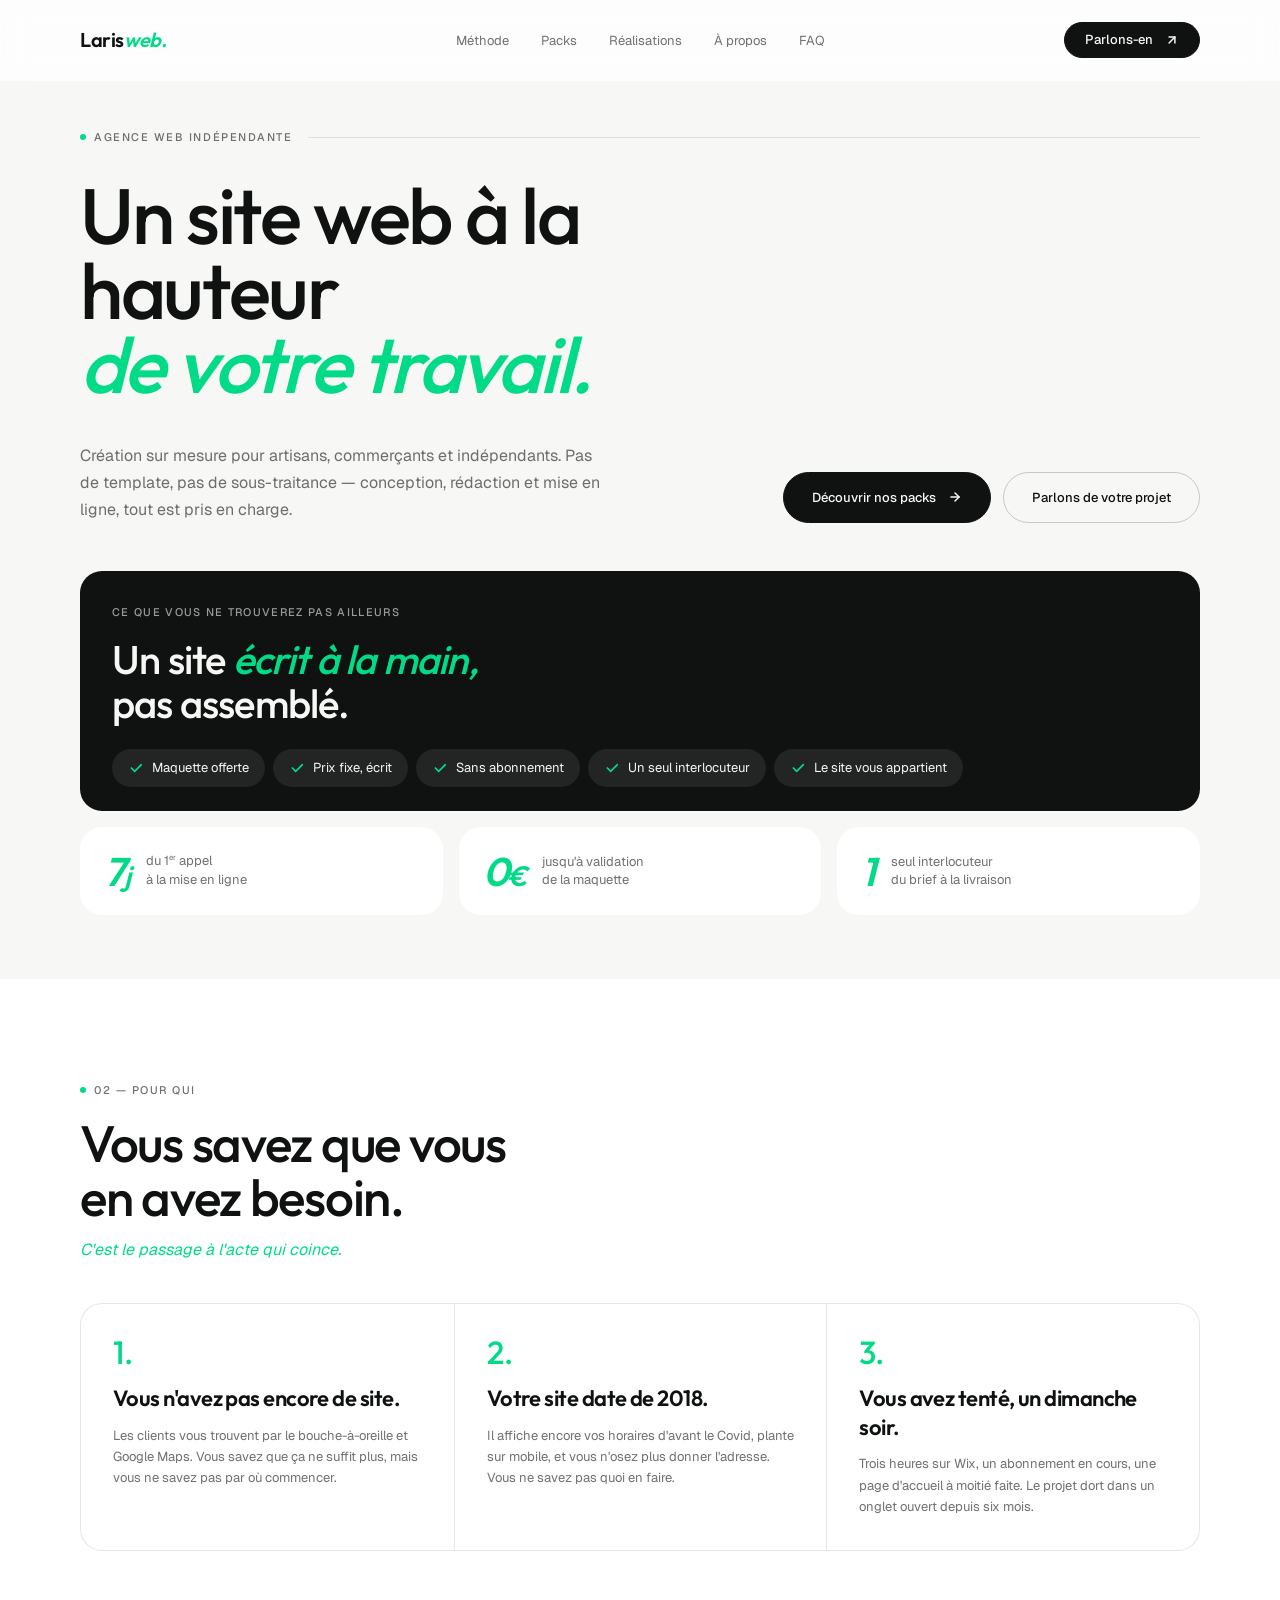
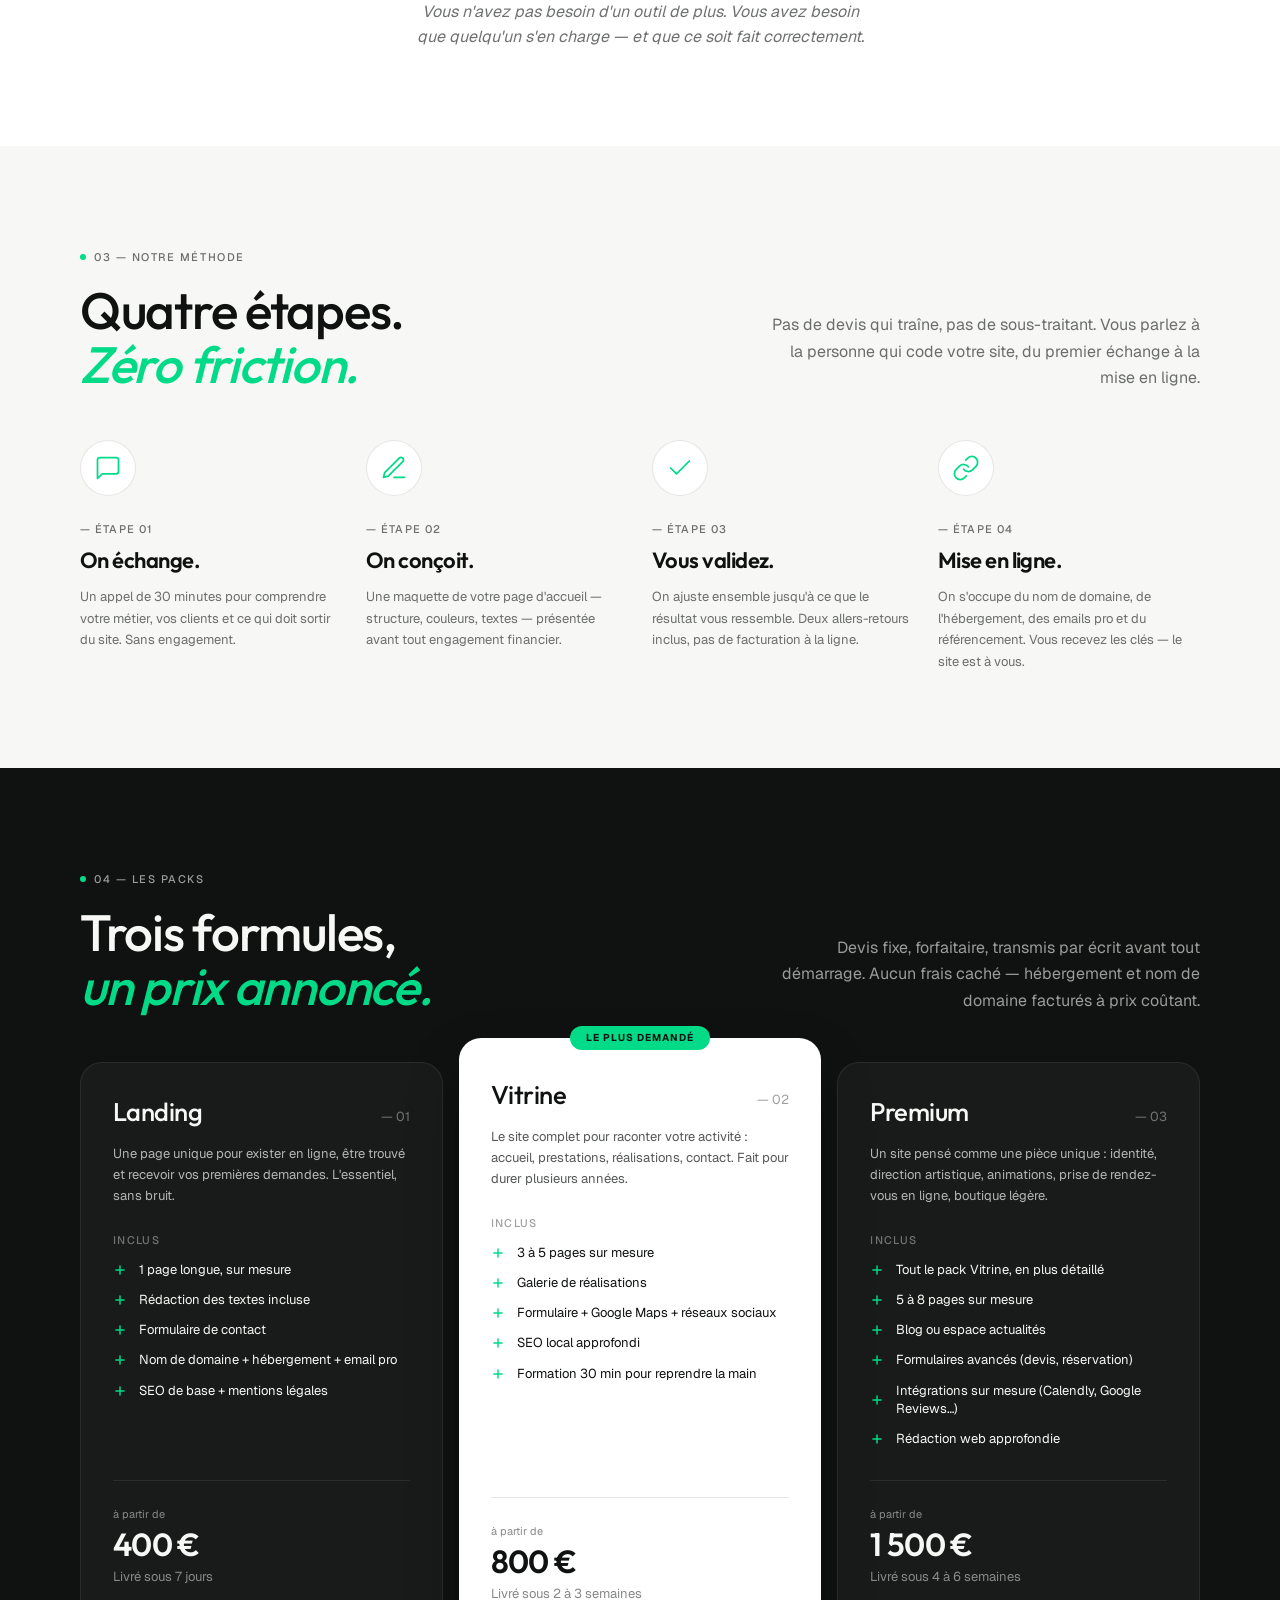
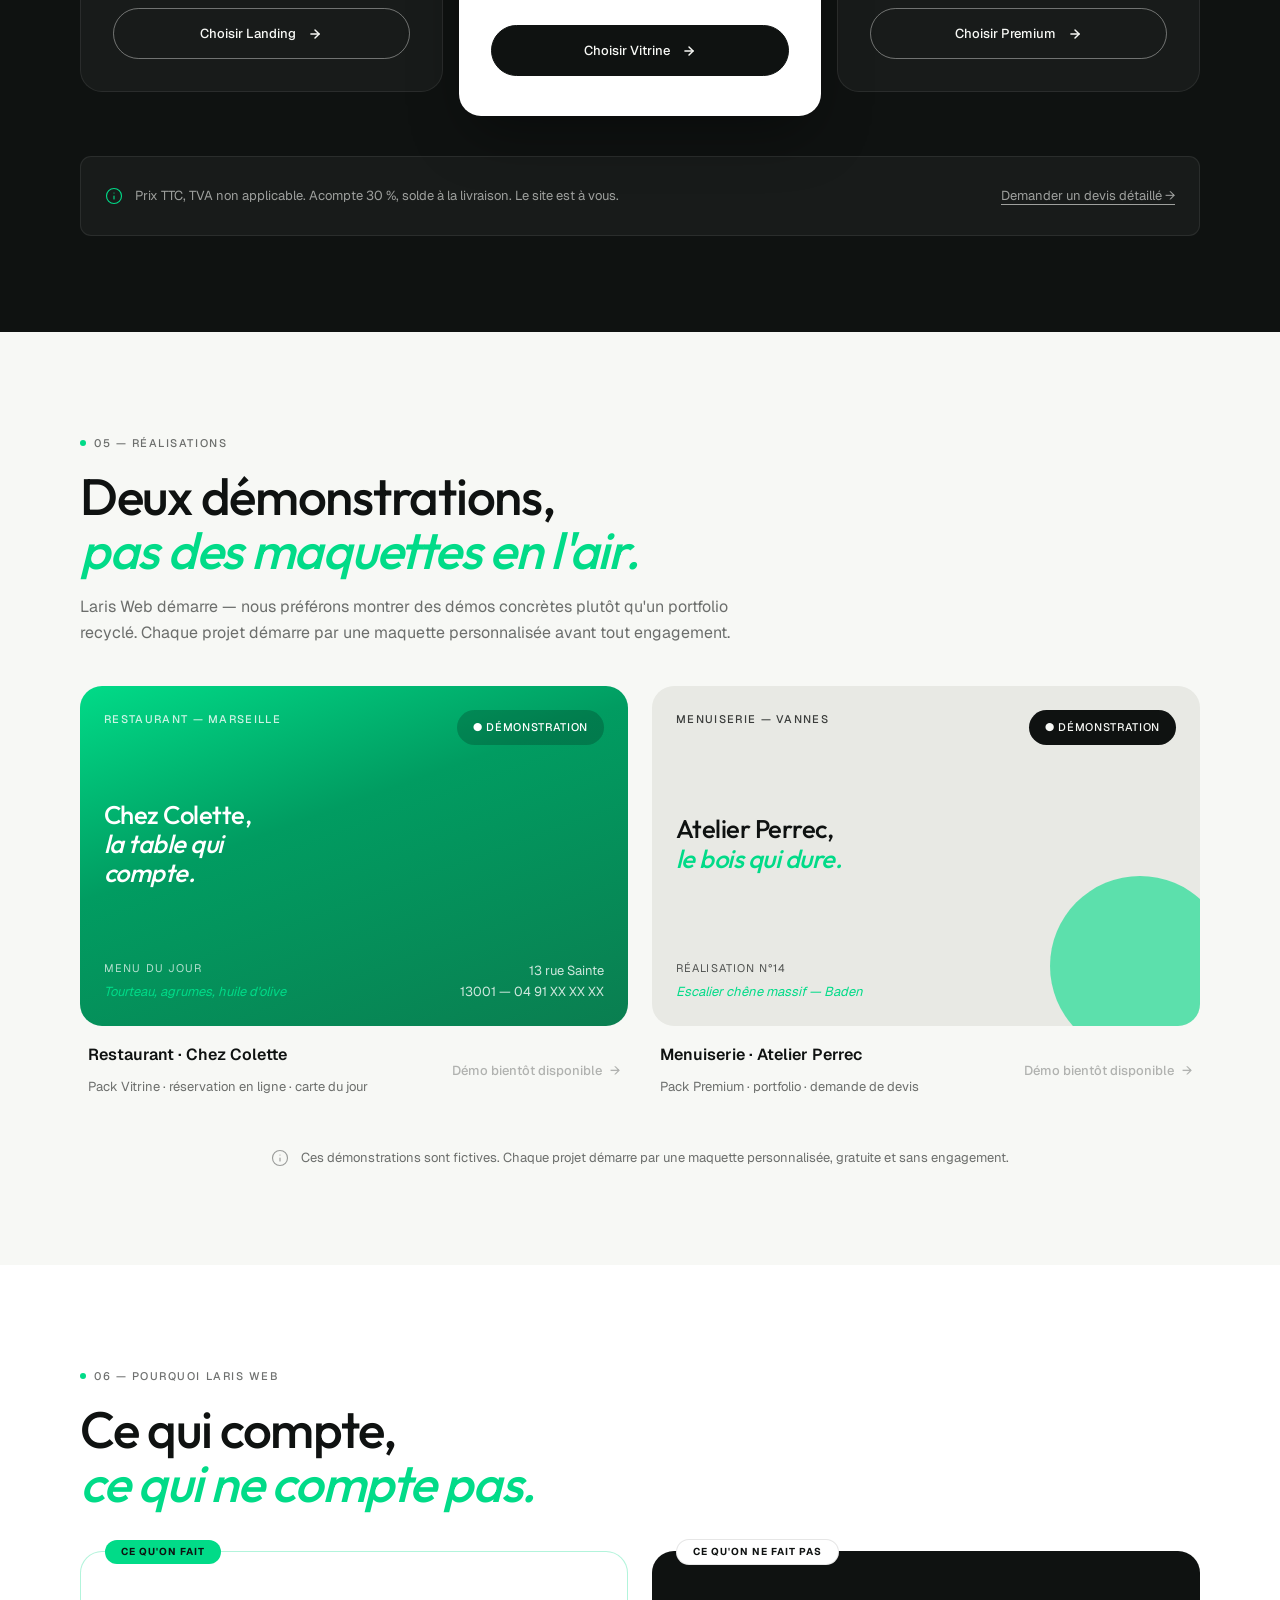
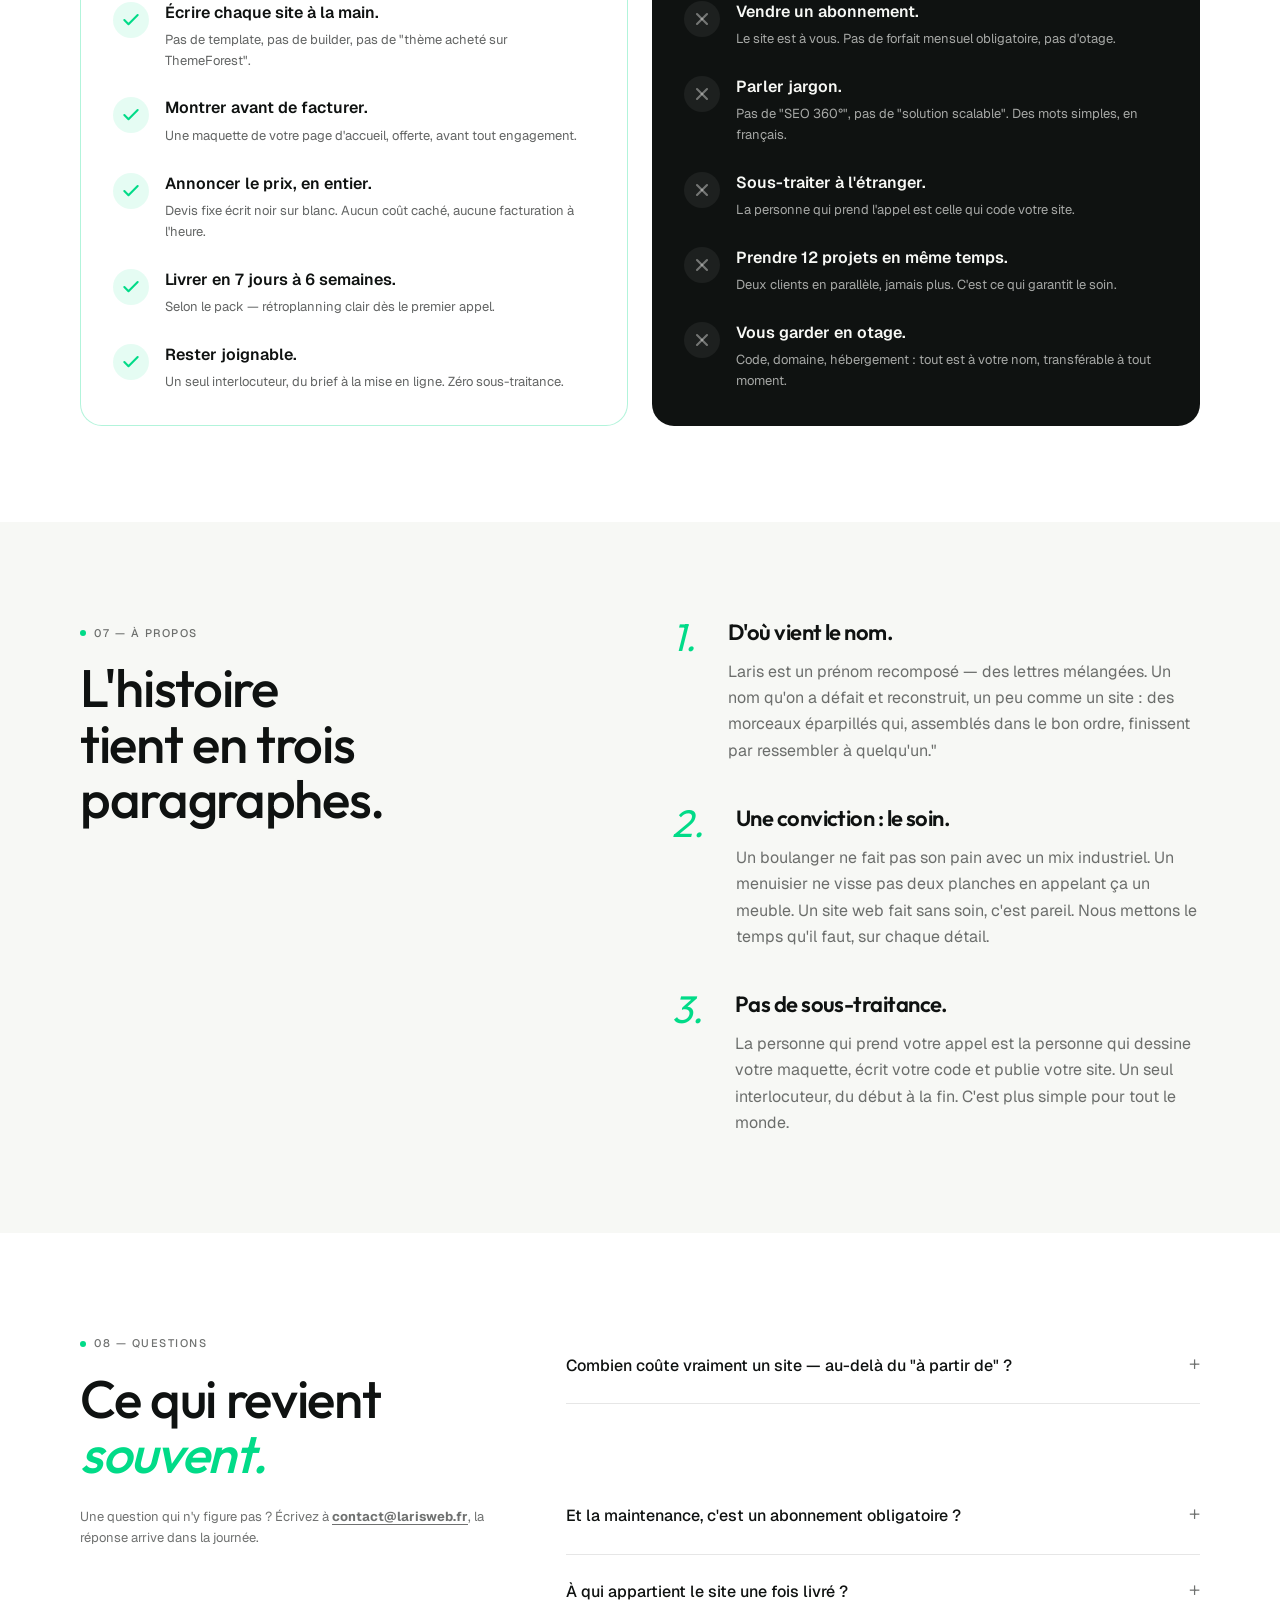
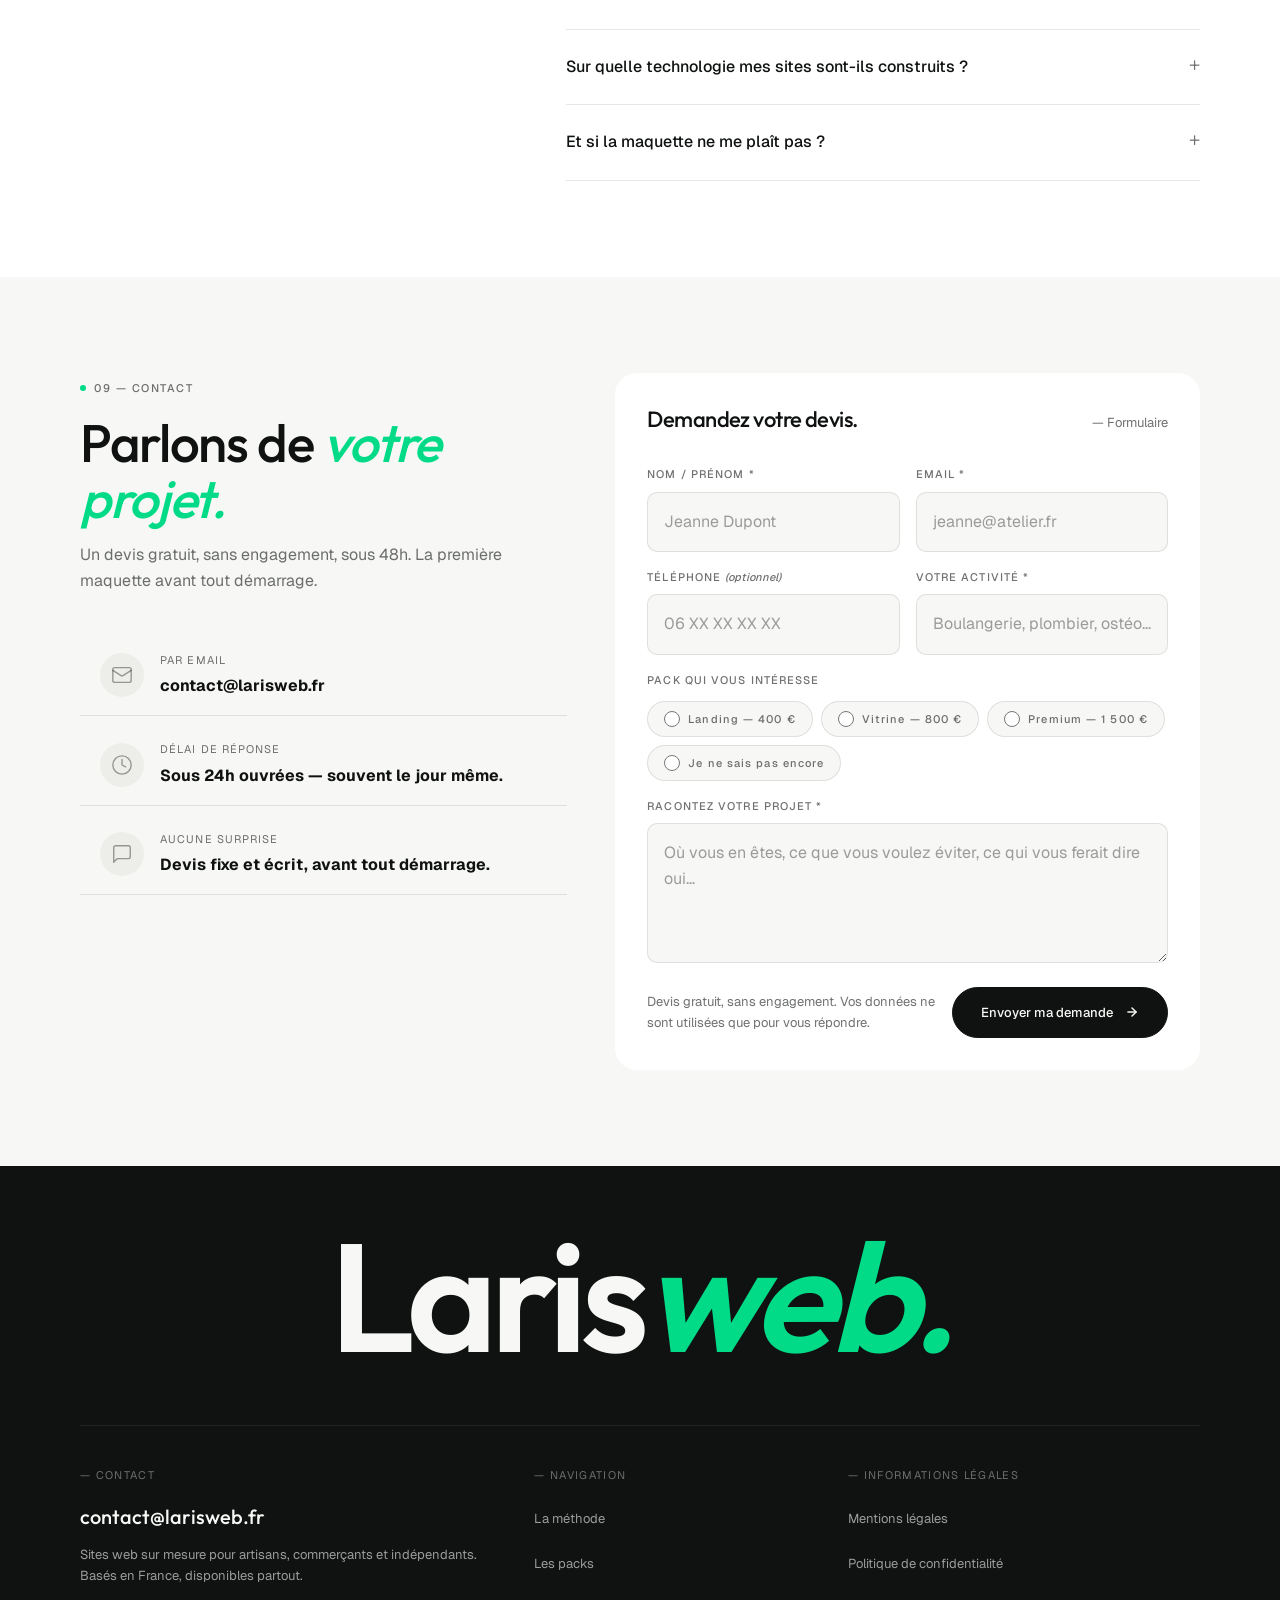
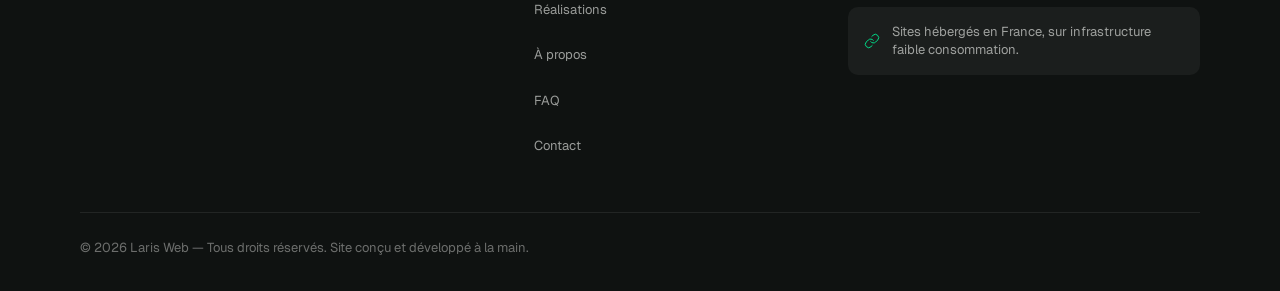
<file: public/index.html>
<!DOCTYPE html>
<html lang="fr">
<head>
  <meta charset="UTF-8">
  <meta name="viewport" content="width=device-width, initial-scale=1">
  <title>Laris Web — Sites internet sur mesure pour artisans et indépendants</title>
  <meta name="description" content="Agence web indépendante française. Sites internet écrits à la main pour artisans, commerçants et indépendants. À partir de 400 €, sans abonnement.">
  <meta name="theme-color" content="#0F1211">

  <meta property="og:title" content="Laris Web — Sites internet sur mesure">
  <meta property="og:description" content="Agence web indépendante. Sites écrits à la main, sans templates ni sous-traitance. À partir de 400 €.">
  <meta property="og:type" content="website">
  <meta property="og:locale" content="fr_FR">
  <meta property="og:url" content="https://larisweb.fr/">
  <meta property="og:image" content="https://larisweb.fr/assets/og-image.png">
  <meta property="og:image:width" content="1200">
  <meta property="og:image:height" content="630">
  <meta name="twitter:card" content="summary_large_image">

  <link rel="canonical" href="https://larisweb.fr/">
  <link rel="icon" type="image/svg+xml" href="assets/favicon.svg">

  <link rel="preconnect" href="https://fonts.googleapis.com">
  <link rel="preconnect" href="https://fonts.gstatic.com" crossorigin>
  <link rel="preload" as="style" href="https://fonts.googleapis.com/css2?family=Geist:wght@300;400;500&family=Outfit:ital,wght@0,400;0,500;0,600;0,700;0,800;1,400;1,500;1,600;1,700&display=swap" onload="this.onload=null;this.rel='stylesheet'">
  <noscript><link rel="stylesheet" href="https://fonts.googleapis.com/css2?family=Geist:wght@300;400;500&family=Outfit:ital,wght@0,400;0,500;0,600;0,700;0,800;1,400;1,500;1,600;1,700&display=swap"></noscript>

  <link rel="stylesheet" href="css/style.css">
</head>
<body id="top">
  <a class="skip-link" href="#main">Aller au contenu</a>

  <!-- ============================================================
       HEADER
       ============================================================ -->
  <header class="site-header" id="header">
    <div class="container header__inner">
      <a href="#top" class="brand" aria-label="Laris Web — accueil">
        <span class="brand__name">Laris</span><span class="brand__accent">web.</span>
      </a>

      <nav class="nav-desktop" aria-label="Navigation principale">
        <ul class="nav-desktop__list">
          <li><a href="#methode">Méthode</a></li>
          <li><a href="#packs">Packs</a></li>
          <li><a href="#realisations">Réalisations</a></li>
          <li><a href="#apropos">À propos</a></li>
          <li><a href="#faq">FAQ</a></li>
        </ul>
      </nav>

      <a href="#contact" class="btn btn--dark btn--sm header__cta">Parlons-en <svg width="14" height="14" viewBox="0 0 24 24" fill="none" stroke="currentColor" stroke-width="2.5" stroke-linecap="round" stroke-linejoin="round" aria-hidden="true"><path d="M7 17L17 7"/><path d="M7 7h10v10"/></svg></a>

      <button class="nav-toggle" aria-label="Menu" aria-expanded="false" aria-controls="mobile-menu">
        <span></span><span></span><span></span>
      </button>
    </div>

    <nav class="mobile-menu" id="mobile-menu" aria-label="Navigation mobile" hidden>
      <ul>
        <li><a href="#methode">Méthode</a></li>
        <li><a href="#packs">Packs</a></li>
        <li><a href="#realisations">Réalisations</a></li>
        <li><a href="#apropos">À propos</a></li>
        <li><a href="#faq">FAQ</a></li>
        <li><a href="#contact" class="mobile-menu__cta">Parlons-en</a></li>
      </ul>
    </nav>
  </header>

  <main id="main">

    <!-- ============================================================
         SECTION 1 — HERO
         ============================================================ -->
    <section class="hero" aria-labelledby="hero-title">
      <div class="container">

        <div class="hero__eyebrow eyebrow-line">
          <span class="eyebrow">AGENCE WEB INDÉPENDANTE</span>
        </div>

        <div class="hero__content">
          <h1 id="hero-title" class="hero__title">
            Un site web à la<br>hauteur<br>
            <em>de votre travail.</em>
          </h1>

          <div class="hero__bottom">
            <p class="hero__desc">Création sur mesure pour artisans, commerçants et indépendants. Pas de template, pas de sous-traitance — conception, rédaction et mise en ligne, tout est pris en charge.</p>
            <div class="hero__ctas">
              <a href="#packs" class="btn btn--dark">Découvrir nos packs <svg width="14" height="14" viewBox="0 0 24 24" fill="none" stroke="currentColor" stroke-width="2.5" stroke-linecap="round" stroke-linejoin="round" aria-hidden="true"><path d="M5 12h14"/><path d="M12 5l7 7-7 7"/></svg></a>
              <a href="#contact" class="btn btn--outline">Parlons de votre projet</a>
            </div>
          </div>
        </div>

        <!-- Bande noire -->
        <div class="hero__band">
          <span class="hero__band-eyebrow">CE QUE VOUS NE TROUVEREZ PAS AILLEURS</span>
          <p class="hero__band-title">Un site <em>écrit à la main,</em><br>pas assemblé.</p>
          <div class="hero__band-tags">
            <span class="tag"><svg width="16" height="16" viewBox="0 0 24 24" fill="none" stroke="var(--accent)" stroke-width="2.5" stroke-linecap="round" stroke-linejoin="round" aria-hidden="true"><path d="M5 12l5 5L20 7"/></svg> Maquette offerte</span>
            <span class="tag"><svg width="16" height="16" viewBox="0 0 24 24" fill="none" stroke="var(--accent)" stroke-width="2.5" stroke-linecap="round" stroke-linejoin="round" aria-hidden="true"><path d="M5 12l5 5L20 7"/></svg> Prix fixe, écrit</span>
            <span class="tag"><svg width="16" height="16" viewBox="0 0 24 24" fill="none" stroke="var(--accent)" stroke-width="2.5" stroke-linecap="round" stroke-linejoin="round" aria-hidden="true"><path d="M5 12l5 5L20 7"/></svg> Sans abonnement</span>
            <span class="tag"><svg width="16" height="16" viewBox="0 0 24 24" fill="none" stroke="var(--accent)" stroke-width="2.5" stroke-linecap="round" stroke-linejoin="round" aria-hidden="true"><path d="M5 12l5 5L20 7"/></svg> Un seul interlocuteur</span>
            <span class="tag"><svg width="16" height="16" viewBox="0 0 24 24" fill="none" stroke="var(--accent)" stroke-width="2.5" stroke-linecap="round" stroke-linejoin="round" aria-hidden="true"><path d="M5 12l5 5L20 7"/></svg> Le site vous appartient</span>
          </div>
        </div>

        <!-- 3 stats -->
        <div class="hero__stats">
          <div class="stat-card">
            <span class="stat-card__number">7<span class="stat-card__unit">j</span></span>
            <p class="stat-card__label">du 1<sup>er</sup> appel<br>à la mise en ligne</p>
          </div>
          <div class="stat-card">
            <span class="stat-card__number">0<span class="stat-card__unit">€</span></span>
            <p class="stat-card__label">jusqu'à validation<br>de la maquette</p>
          </div>
          <div class="stat-card">
            <span class="stat-card__number">1</span>
            <p class="stat-card__label">seul interlocuteur<br>du brief à la livraison</p>
          </div>
        </div>

      </div>
    </section>

    <!-- ============================================================
         SECTION 2 — POUR QUI
         ============================================================ -->
    <section class="section pour-qui" id="pourqui" aria-labelledby="pourqui-title">
      <div class="container">
        <span class="eyebrow reveal">02 — POUR QUI</span>
        <h2 id="pourqui-title" class="section__title reveal">Vous savez que vous<br>en avez besoin.</h2>
        <p class="section__subtitle reveal"><em>C'est le passage à l'acte qui coince.</em></p>

        <div class="pour-qui__cards reveal">
          <div class="pour-qui__card">
            <span class="pour-qui__num">1.</span>
            <h3>Vous n'avez pas encore de site.</h3>
            <p>Les clients vous trouvent par le bouche-à-oreille et Google Maps. Vous savez que ça ne suffit plus, mais vous ne savez pas par où commencer.</p>
          </div>
          <div class="pour-qui__card">
            <span class="pour-qui__num">2.</span>
            <h3>Votre site date de 2018.</h3>
            <p>Il affiche encore vos horaires d'avant le Covid, plante sur mobile, et vous n'osez plus donner l'adresse. Vous ne savez pas quoi en faire.</p>
          </div>
          <div class="pour-qui__card">
            <span class="pour-qui__num">3.</span>
            <h3>Vous avez tenté, un dimanche soir.</h3>
            <p>Trois heures sur Wix, un abonnement en cours, une page d'accueil à moitié faite. Le projet dort dans un onglet ouvert depuis six mois.</p>
          </div>
        </div>

        <p class="pour-qui__closing reveal">Vous n'avez pas besoin d'un outil de plus. Vous avez besoin que quelqu'un s'en charge — et que ce soit fait correctement.</p>
      </div>
    </section>

    <!-- ============================================================
         SECTION 3 — MÉTHODE
         ============================================================ -->
    <section class="section methode" id="methode" aria-labelledby="methode-title">
      <div class="container">
        <div class="methode__header">
          <div>
            <span class="eyebrow reveal">03 — NOTRE MÉTHODE</span>
            <h2 id="methode-title" class="section__title reveal">Quatre étapes.<br><em>Zéro friction.</em></h2>
          </div>
          <p class="methode__desc reveal">Pas de devis qui traîne, pas de sous-traitant. Vous parlez à la personne qui code votre site, du premier échange à la mise en ligne.</p>
        </div>

        <div class="methode__steps reveal">
          <div class="methode__step">
            <div class="methode__icon">
              <svg width="28" height="28" viewBox="0 0 24 24" fill="none" stroke="var(--accent)" stroke-width="1.5" stroke-linecap="round" stroke-linejoin="round" aria-hidden="true"><path d="M21 15a2 2 0 01-2 2H7l-4 4V5a2 2 0 012-2h14a2 2 0 012 2z"/></svg>
            </div>
            <span class="methode__label">— ÉTAPE 01</span>
            <h3>On échange.</h3>
            <p>Un appel de 30 minutes pour comprendre votre métier, vos clients et ce qui doit sortir du site. Sans engagement.</p>
          </div>
          <div class="methode__step">
            <div class="methode__icon">
              <svg width="28" height="28" viewBox="0 0 24 24" fill="none" stroke="var(--accent)" stroke-width="1.5" stroke-linecap="round" stroke-linejoin="round" aria-hidden="true"><path d="M12 20h9"/><path d="M16.5 3.5a2.121 2.121 0 113 3L7 19l-4 1 1-4L16.5 3.5z"/></svg>
            </div>
            <span class="methode__label">— ÉTAPE 02</span>
            <h3>On conçoit.</h3>
            <p>Une maquette de votre page d'accueil — structure, couleurs, textes — présentée avant tout engagement financier.</p>
          </div>
          <div class="methode__step">
            <div class="methode__icon">
              <svg width="28" height="28" viewBox="0 0 24 24" fill="none" stroke="var(--accent)" stroke-width="1.5" stroke-linecap="round" stroke-linejoin="round" aria-hidden="true"><path d="M20 6L9 17l-5-5"/></svg>
            </div>
            <span class="methode__label">— ÉTAPE 03</span>
            <h3>Vous validez.</h3>
            <p>On ajuste ensemble jusqu'à ce que le résultat vous ressemble. Deux allers-retours inclus, pas de facturation à la ligne.</p>
          </div>
          <div class="methode__step">
            <div class="methode__icon">
              <svg width="28" height="28" viewBox="0 0 24 24" fill="none" stroke="var(--accent)" stroke-width="1.5" stroke-linecap="round" stroke-linejoin="round" aria-hidden="true"><path d="M10 13a5 5 0 007.54.54l3-3a5 5 0 00-7.07-7.07l-1.72 1.71"/><path d="M14 11a5 5 0 00-7.54-.54l-3 3a5 5 0 007.07 7.07l1.71-1.71"/></svg>
            </div>
            <span class="methode__label">— ÉTAPE 04</span>
            <h3>Mise en ligne.</h3>
            <p>On s'occupe du nom de domaine, de l'hébergement, des emails pro et du référencement. Vous recevez les clés — le site est à vous.</p>
          </div>
        </div>
      </div>
    </section>

    <!-- ============================================================
         SECTION 4 — PACKS
         ============================================================ -->
    <section class="section packs" id="packs" aria-labelledby="packs-title">
      <div class="container">
        <div class="packs__header">
          <div>
            <span class="eyebrow eyebrow--light reveal">04 — LES PACKS</span>
            <h2 id="packs-title" class="section__title section__title--light reveal">Trois formules,<br><em>un prix annoncé.</em></h2>
          </div>
          <p class="packs__desc reveal">Devis fixe, forfaitaire, transmis par écrit avant tout démarrage. Aucun frais caché — hébergement et nom de domaine facturés à prix coûtant.</p>
        </div>

        <div class="packs__grid reveal">
          <!-- Landing -->
          <div class="pack-card pack-card--dark">
            <div class="pack-card__head">
              <h3 class="pack-card__name">Landing</h3>
              <span class="pack-card__num">— 01</span>
            </div>
            <p class="pack-card__desc">Une page unique pour exister en ligne, être trouvé et recevoir vos premières demandes. L'essentiel, sans bruit.</p>
            <div class="pack-card__includes">
              <span class="pack-card__includes-label">INCLUS</span>
              <ul>
                <li><svg width="14" height="14" viewBox="0 0 24 24" fill="none" stroke="var(--accent)" stroke-width="2.5" stroke-linecap="round" stroke-linejoin="round" aria-hidden="true"><line x1="12" y1="5" x2="12" y2="19"/><line x1="5" y1="12" x2="19" y2="12"/></svg> 1 page longue, sur mesure</li>
                <li><svg width="14" height="14" viewBox="0 0 24 24" fill="none" stroke="var(--accent)" stroke-width="2.5" stroke-linecap="round" stroke-linejoin="round" aria-hidden="true"><line x1="12" y1="5" x2="12" y2="19"/><line x1="5" y1="12" x2="19" y2="12"/></svg> Rédaction des textes incluse</li>
                <li><svg width="14" height="14" viewBox="0 0 24 24" fill="none" stroke="var(--accent)" stroke-width="2.5" stroke-linecap="round" stroke-linejoin="round" aria-hidden="true"><line x1="12" y1="5" x2="12" y2="19"/><line x1="5" y1="12" x2="19" y2="12"/></svg> Formulaire de contact</li>
                <li><svg width="14" height="14" viewBox="0 0 24 24" fill="none" stroke="var(--accent)" stroke-width="2.5" stroke-linecap="round" stroke-linejoin="round" aria-hidden="true"><line x1="12" y1="5" x2="12" y2="19"/><line x1="5" y1="12" x2="19" y2="12"/></svg> Nom de domaine + hébergement + email pro</li>
                <li><svg width="14" height="14" viewBox="0 0 24 24" fill="none" stroke="var(--accent)" stroke-width="2.5" stroke-linecap="round" stroke-linejoin="round" aria-hidden="true"><line x1="12" y1="5" x2="12" y2="19"/><line x1="5" y1="12" x2="19" y2="12"/></svg> SEO de base + mentions légales</li>
              </ul>
            </div>
            <div class="pack-card__footer">
              <div>
                <span class="pack-card__from">à partir de</span>
                <span class="pack-card__price">400 €</span>
                <span class="pack-card__delay">Livré sous 7 jours</span>
              </div>
              <a href="#contact" class="btn btn--outline-light pack-card__cta">Choisir Landing <svg width="14" height="14" viewBox="0 0 24 24" fill="none" stroke="currentColor" stroke-width="2.5" stroke-linecap="round" stroke-linejoin="round" aria-hidden="true"><path d="M5 12h14"/><path d="M12 5l7 7-7 7"/></svg></a>
            </div>
          </div>

          <!-- Vitrine -->
          <div class="pack-card pack-card--featured">
            <span class="pack-card__badge">LE PLUS DEMANDÉ</span>
            <div class="pack-card__head">
              <h3 class="pack-card__name">Vitrine</h3>
              <span class="pack-card__num">— 02</span>
            </div>
            <p class="pack-card__desc">Le site complet pour raconter votre activité : accueil, prestations, réalisations, contact. Fait pour durer plusieurs années.</p>
            <div class="pack-card__includes">
              <span class="pack-card__includes-label">INCLUS</span>
              <ul>
                <li><svg width="14" height="14" viewBox="0 0 24 24" fill="none" stroke="var(--accent)" stroke-width="2.5" stroke-linecap="round" stroke-linejoin="round" aria-hidden="true"><line x1="12" y1="5" x2="12" y2="19"/><line x1="5" y1="12" x2="19" y2="12"/></svg> 3 à 5 pages sur mesure</li>
                <li><svg width="14" height="14" viewBox="0 0 24 24" fill="none" stroke="var(--accent)" stroke-width="2.5" stroke-linecap="round" stroke-linejoin="round" aria-hidden="true"><line x1="12" y1="5" x2="12" y2="19"/><line x1="5" y1="12" x2="19" y2="12"/></svg> Galerie de réalisations</li>
                <li><svg width="14" height="14" viewBox="0 0 24 24" fill="none" stroke="var(--accent)" stroke-width="2.5" stroke-linecap="round" stroke-linejoin="round" aria-hidden="true"><line x1="12" y1="5" x2="12" y2="19"/><line x1="5" y1="12" x2="19" y2="12"/></svg> Formulaire + Google Maps + réseaux sociaux</li>
                <li><svg width="14" height="14" viewBox="0 0 24 24" fill="none" stroke="var(--accent)" stroke-width="2.5" stroke-linecap="round" stroke-linejoin="round" aria-hidden="true"><line x1="12" y1="5" x2="12" y2="19"/><line x1="5" y1="12" x2="19" y2="12"/></svg> SEO local approfondi</li>
                <li><svg width="14" height="14" viewBox="0 0 24 24" fill="none" stroke="var(--accent)" stroke-width="2.5" stroke-linecap="round" stroke-linejoin="round" aria-hidden="true"><line x1="12" y1="5" x2="12" y2="19"/><line x1="5" y1="12" x2="19" y2="12"/></svg> Formation 30 min pour reprendre la main</li>
              </ul>
            </div>
            <div class="pack-card__footer">
              <div>
                <span class="pack-card__from">à partir de</span>
                <span class="pack-card__price">800 €</span>
                <span class="pack-card__delay">Livré sous 2 à 3 semaines</span>
              </div>
              <a href="#contact" class="btn btn--dark pack-card__cta">Choisir Vitrine <svg width="14" height="14" viewBox="0 0 24 24" fill="none" stroke="currentColor" stroke-width="2.5" stroke-linecap="round" stroke-linejoin="round" aria-hidden="true"><path d="M5 12h14"/><path d="M12 5l7 7-7 7"/></svg></a>
            </div>
          </div>

          <!-- Premium -->
          <div class="pack-card pack-card--dark">
            <div class="pack-card__head">
              <h3 class="pack-card__name">Premium</h3>
              <span class="pack-card__num">— 03</span>
            </div>
            <p class="pack-card__desc">Un site pensé comme une pièce unique : identité, direction artistique, animations, prise de rendez-vous en ligne, boutique légère.</p>
            <div class="pack-card__includes">
              <span class="pack-card__includes-label">INCLUS</span>
              <ul>
                <li><svg width="14" height="14" viewBox="0 0 24 24" fill="none" stroke="var(--accent)" stroke-width="2.5" stroke-linecap="round" stroke-linejoin="round" aria-hidden="true"><line x1="12" y1="5" x2="12" y2="19"/><line x1="5" y1="12" x2="19" y2="12"/></svg> Tout le pack Vitrine, en plus détaillé</li>
                <li><svg width="14" height="14" viewBox="0 0 24 24" fill="none" stroke="var(--accent)" stroke-width="2.5" stroke-linecap="round" stroke-linejoin="round" aria-hidden="true"><line x1="12" y1="5" x2="12" y2="19"/><line x1="5" y1="12" x2="19" y2="12"/></svg> 5 à 8 pages sur mesure</li>
                <li><svg width="14" height="14" viewBox="0 0 24 24" fill="none" stroke="var(--accent)" stroke-width="2.5" stroke-linecap="round" stroke-linejoin="round" aria-hidden="true"><line x1="12" y1="5" x2="12" y2="19"/><line x1="5" y1="12" x2="19" y2="12"/></svg> Blog ou espace actualités</li>
                <li><svg width="14" height="14" viewBox="0 0 24 24" fill="none" stroke="var(--accent)" stroke-width="2.5" stroke-linecap="round" stroke-linejoin="round" aria-hidden="true"><line x1="12" y1="5" x2="12" y2="19"/><line x1="5" y1="12" x2="19" y2="12"/></svg> Formulaires avancés (devis, réservation)</li>
                <li><svg width="14" height="14" viewBox="0 0 24 24" fill="none" stroke="var(--accent)" stroke-width="2.5" stroke-linecap="round" stroke-linejoin="round" aria-hidden="true"><line x1="12" y1="5" x2="12" y2="19"/><line x1="5" y1="12" x2="19" y2="12"/></svg> Intégrations sur mesure (Calendly, Google Reviews…)</li>
                <li><svg width="14" height="14" viewBox="0 0 24 24" fill="none" stroke="var(--accent)" stroke-width="2.5" stroke-linecap="round" stroke-linejoin="round" aria-hidden="true"><line x1="12" y1="5" x2="12" y2="19"/><line x1="5" y1="12" x2="19" y2="12"/></svg> Rédaction web approfondie</li>
              </ul>
            </div>
            <div class="pack-card__footer">
              <div>
                <span class="pack-card__from">à partir de</span>
                <span class="pack-card__price">1 500 €</span>
                <span class="pack-card__delay">Livré sous 4 à 6 semaines</span>
              </div>
              <a href="#contact" class="btn btn--outline-light pack-card__cta">Choisir Premium <svg width="14" height="14" viewBox="0 0 24 24" fill="none" stroke="currentColor" stroke-width="2.5" stroke-linecap="round" stroke-linejoin="round" aria-hidden="true"><path d="M5 12h14"/><path d="M12 5l7 7-7 7"/></svg></a>
            </div>
          </div>
        </div>

        <div class="packs__footer reveal">
          <p><svg width="18" height="18" viewBox="0 0 24 24" fill="none" stroke="var(--accent)" stroke-width="1.5" stroke-linecap="round" stroke-linejoin="round" aria-hidden="true"><circle cx="12" cy="12" r="10"/><line x1="12" y1="16" x2="12" y2="12"/><line x1="12" y1="8" x2="12.01" y2="8"/></svg> Prix TTC, TVA non applicable. Acompte 30 %, solde à la livraison. Le site est à vous.</p>
          <a href="#contact" class="packs__footer-link">Demander un devis détaillé →</a>
        </div>
      </div>
    </section>

    <!-- ============================================================
         SECTION 5 — RÉALISATIONS
         ============================================================ -->
    <section class="section realisations" id="realisations" aria-labelledby="realisations-title">
      <div class="container">
        <span class="eyebrow reveal">05 — RÉALISATIONS</span>
        <h2 id="realisations-title" class="section__title reveal">Deux démonstrations,<br><em>pas des maquettes en l'air.</em></h2>
        <p class="realisations__desc reveal">Laris Web démarre — nous préférons montrer des démos concrètes plutôt qu'un portfolio recyclé. Chaque projet démarre par une maquette personnalisée avant tout engagement.</p>

        <div class="realisations__grid reveal">
          <!-- Chez Colette -->
          <article class="demo-card">
            <div class="demo-card__visual demo-card__visual--colette">
              <span class="demo-card__category">RESTAURANT — MARSEILLE</span>
              <span class="demo-card__badge">● DÉMONSTRATION</span>
              <div class="demo-card__hero-text">
                <p>Chez Colette,<br><em>la table qui<br>compte.</em></p>
              </div>
              <div class="demo-card__details">
                <div>
                  <span class="demo-card__detail-label">MENU DU JOUR</span>
                  <em>Tourteau, agrumes, huile d'olive</em>
                </div>
                <div class="demo-card__detail-right">
                  <span>13 rue Sainte</span>
                  <span>13001 — 04 91 XX XX XX</span>
                </div>
              </div>
            </div>
            <div class="demo-card__meta">
              <div>
                <strong>Restaurant · Chez Colette</strong>
                <span>Pack Vitrine · réservation en ligne · carte du jour</span>
              </div>
              <span class="btn btn--ghost btn--disabled" aria-disabled="true">Démo bientôt disponible</span>
            </div>
          </article>

          <!-- Atelier Perrec -->
          <article class="demo-card">
            <div class="demo-card__visual demo-card__visual--perrec">
              <span class="demo-card__category">MENUISERIE — VANNES</span>
              <span class="demo-card__badge">● DÉMONSTRATION</span>
              <div class="demo-card__hero-text">
                <p>Atelier Perrec,<br><em>le bois qui dure.</em></p>
              </div>
              <div class="demo-card__details">
                <div>
                  <span class="demo-card__detail-label">RÉALISATION N°14</span>
                  <em>Escalier chêne massif — Baden</em>
                </div>
              </div>
              <div class="demo-card__circle"></div>
            </div>
            <div class="demo-card__meta">
              <div>
                <strong>Menuiserie · Atelier Perrec</strong>
                <span>Pack Premium · portfolio · demande de devis</span>
              </div>
              <span class="btn btn--ghost btn--disabled" aria-disabled="true">Démo bientôt disponible</span>
            </div>
          </article>
        </div>

        <p class="realisations__note reveal"><svg width="18" height="18" viewBox="0 0 24 24" fill="none" stroke="var(--ink-40)" stroke-width="1.5" stroke-linecap="round" stroke-linejoin="round" aria-hidden="true"><circle cx="12" cy="12" r="10"/><line x1="12" y1="16" x2="12" y2="12"/><line x1="12" y1="8" x2="12.01" y2="8"/></svg> Ces démonstrations sont fictives. Chaque projet démarre par une maquette personnalisée, gratuite et sans engagement.</p>
      </div>
    </section>

    <!-- ============================================================
         SECTION 6 — POURQUOI LARIS WEB
         ============================================================ -->
    <section class="section pourquoi" id="pourquoi" aria-labelledby="pourquoi-title">
      <div class="container">
        <span class="eyebrow reveal">06 — POURQUOI LARIS WEB</span>
        <h2 id="pourquoi-title" class="section__title reveal">Ce qui compte,<br><em>ce qui ne compte pas.</em></h2>

        <div class="pourquoi__grid reveal">
          <!-- Ce qu'on fait -->
          <div class="pourquoi__col pourquoi__col--do">
            <span class="pourquoi__badge pourquoi__badge--do">CE QU'ON FAIT</span>
            <ul class="pourquoi__list">
              <li>
                <span class="pourquoi__icon pourquoi__icon--check"><svg width="20" height="20" viewBox="0 0 24 24" fill="none" stroke="var(--accent)" stroke-width="2.5" stroke-linecap="round" stroke-linejoin="round" aria-hidden="true"><path d="M20 6L9 17l-5-5"/></svg></span>
                <div><strong>Écrire chaque site à la main.</strong><p>Pas de template, pas de builder, pas de "thème acheté sur ThemeForest".</p></div>
              </li>
              <li>
                <span class="pourquoi__icon pourquoi__icon--check"><svg width="20" height="20" viewBox="0 0 24 24" fill="none" stroke="var(--accent)" stroke-width="2.5" stroke-linecap="round" stroke-linejoin="round" aria-hidden="true"><path d="M20 6L9 17l-5-5"/></svg></span>
                <div><strong>Montrer avant de facturer.</strong><p>Une maquette de votre page d'accueil, offerte, avant tout engagement.</p></div>
              </li>
              <li>
                <span class="pourquoi__icon pourquoi__icon--check"><svg width="20" height="20" viewBox="0 0 24 24" fill="none" stroke="var(--accent)" stroke-width="2.5" stroke-linecap="round" stroke-linejoin="round" aria-hidden="true"><path d="M20 6L9 17l-5-5"/></svg></span>
                <div><strong>Annoncer le prix, en entier.</strong><p>Devis fixe écrit noir sur blanc. Aucun coût caché, aucune facturation à l'heure.</p></div>
              </li>
              <li>
                <span class="pourquoi__icon pourquoi__icon--check"><svg width="20" height="20" viewBox="0 0 24 24" fill="none" stroke="var(--accent)" stroke-width="2.5" stroke-linecap="round" stroke-linejoin="round" aria-hidden="true"><path d="M20 6L9 17l-5-5"/></svg></span>
                <div><strong>Livrer en 7 jours à 6 semaines.</strong><p>Selon le pack — rétroplanning clair dès le premier appel.</p></div>
              </li>
              <li>
                <span class="pourquoi__icon pourquoi__icon--check"><svg width="20" height="20" viewBox="0 0 24 24" fill="none" stroke="var(--accent)" stroke-width="2.5" stroke-linecap="round" stroke-linejoin="round" aria-hidden="true"><path d="M20 6L9 17l-5-5"/></svg></span>
                <div><strong>Rester joignable.</strong><p>Un seul interlocuteur, du brief à la mise en ligne. Zéro sous-traitance.</p></div>
              </li>
            </ul>
          </div>

          <!-- Ce qu'on ne fait pas -->
          <div class="pourquoi__col pourquoi__col--dont">
            <span class="pourquoi__badge pourquoi__badge--dont">CE QU'ON NE FAIT PAS</span>
            <ul class="pourquoi__list">
              <li>
                <span class="pourquoi__icon pourquoi__icon--cross"><svg width="20" height="20" viewBox="0 0 24 24" fill="none" stroke="rgba(247,248,245,0.4)" stroke-width="2.5" stroke-linecap="round" stroke-linejoin="round" aria-hidden="true"><line x1="18" y1="6" x2="6" y2="18"/><line x1="6" y1="6" x2="18" y2="18"/></svg></span>
                <div><strong>Vendre un abonnement.</strong><p>Le site est à vous. Pas de forfait mensuel obligatoire, pas d'otage.</p></div>
              </li>
              <li>
                <span class="pourquoi__icon pourquoi__icon--cross"><svg width="20" height="20" viewBox="0 0 24 24" fill="none" stroke="rgba(247,248,245,0.4)" stroke-width="2.5" stroke-linecap="round" stroke-linejoin="round" aria-hidden="true"><line x1="18" y1="6" x2="6" y2="18"/><line x1="6" y1="6" x2="18" y2="18"/></svg></span>
                <div><strong>Parler jargon.</strong><p>Pas de "SEO 360°", pas de "solution scalable". Des mots simples, en français.</p></div>
              </li>
              <li>
                <span class="pourquoi__icon pourquoi__icon--cross"><svg width="20" height="20" viewBox="0 0 24 24" fill="none" stroke="rgba(247,248,245,0.4)" stroke-width="2.5" stroke-linecap="round" stroke-linejoin="round" aria-hidden="true"><line x1="18" y1="6" x2="6" y2="18"/><line x1="6" y1="6" x2="18" y2="18"/></svg></span>
                <div><strong>Sous-traiter à l'étranger.</strong><p>La personne qui prend l'appel est celle qui code votre site.</p></div>
              </li>
              <li>
                <span class="pourquoi__icon pourquoi__icon--cross"><svg width="20" height="20" viewBox="0 0 24 24" fill="none" stroke="rgba(247,248,245,0.4)" stroke-width="2.5" stroke-linecap="round" stroke-linejoin="round" aria-hidden="true"><line x1="18" y1="6" x2="6" y2="18"/><line x1="6" y1="6" x2="18" y2="18"/></svg></span>
                <div><strong>Prendre 12 projets en même temps.</strong><p>Deux clients en parallèle, jamais plus. C'est ce qui garantit le soin.</p></div>
              </li>
              <li>
                <span class="pourquoi__icon pourquoi__icon--cross"><svg width="20" height="20" viewBox="0 0 24 24" fill="none" stroke="rgba(247,248,245,0.4)" stroke-width="2.5" stroke-linecap="round" stroke-linejoin="round" aria-hidden="true"><line x1="18" y1="6" x2="6" y2="18"/><line x1="6" y1="6" x2="18" y2="18"/></svg></span>
                <div><strong>Vous garder en otage.</strong><p>Code, domaine, hébergement : tout est à votre nom, transférable à tout moment.</p></div>
              </li>
            </ul>
          </div>
        </div>
      </div>
    </section>

    <!-- ============================================================
         SECTION 7 — À PROPOS
         ============================================================ -->
    <section class="section apropos" id="apropos" aria-labelledby="apropos-title">
      <div class="container">
        <div class="apropos__layout">
          <div class="apropos__left reveal">
            <span class="eyebrow">07 — À PROPOS</span>
            <h2 id="apropos-title" class="section__title">L'histoire<br>tient en trois<br>paragraphes.</h2>
          </div>
          <div class="apropos__right">
            <div class="apropos__item reveal">
              <span class="apropos__num">1.</span>
              <div>
                <h3>D'où vient le nom.</h3>
                <p>Laris est un prénom recomposé — des lettres mélangées. Un nom qu'on a défait et reconstruit, un peu comme un site : des morceaux éparpillés qui, assemblés dans le bon ordre, finissent par ressembler à quelqu'un."</p>
              </div>
            </div>
            <div class="apropos__item reveal">
              <span class="apropos__num">2.</span>
              <div>
                <h3>Une conviction : le soin.</h3>
                <p>Un boulanger ne fait pas son pain avec un mix industriel. Un menuisier ne visse pas deux planches en appelant ça un meuble. Un site web fait sans soin, c'est pareil. Nous mettons le temps qu'il faut, sur chaque détail.</p>
              </div>
            </div>
            <div class="apropos__item reveal">
              <span class="apropos__num">3.</span>
              <div>
                <h3>Pas de sous-traitance.</h3>
                <p>La personne qui prend votre appel est la personne qui dessine votre maquette, écrit votre code et publie votre site. Un seul interlocuteur, du début à la fin. C'est plus simple pour tout le monde.</p>
              </div>
            </div>
          </div>
        </div>
      </div>
    </section>

    <!-- ============================================================
         SECTION 8 — FAQ
         ============================================================ -->
    <section class="section faq" id="faq" aria-labelledby="faq-title">
      <div class="container">
        <div class="faq__layout">
          <div class="faq__left reveal">
            <span class="eyebrow">08 — QUESTIONS</span>
            <h2 id="faq-title" class="section__title">Ce qui revient <em>souvent.</em></h2>
            <p class="faq__aside">Une question qui n'y figure pas ? Écrivez à <a href="mailto:contact@larisweb.fr"><strong>contact@larisweb.fr</strong></a>, la réponse arrive dans la journée.</p>
          </div>
          <div class="faq__right">
            <details class="faq__item reveal">
              <summary>Combien coûte vraiment un site — au-delà du "à partir de" ? <span class="faq__icon">+</span></summary>
              <div class="faq__answer"><p>Après notre premier échange, vous recevez un devis fixe par écrit. Il indique le prix total, ce qui est inclus, ce qui ne l'est pas, et les frais annexes annuels (domaine ~15 €, hébergement ~60 €). Aucun surplus ne sera facturé sans votre accord écrit.</p></div>
            </details>
            <details class="faq__item reveal">
              <summary>En combien de temps le site est-il en ligne ? <span class="faq__icon">+</span></summary>
              <div class="faq__answer"><p>Une landing part généralement en ligne sous 7 jours ouvrés. Un pack Vitrine complet demande 2 à 3 semaines, un Premium 4 à 6 semaines. Le délai réel dépend surtout du temps que vous mettez à valider chaque étape — c'est pourquoi nous démarrons par un rétroplanning clair.</p></div>
            </details>
            <details class="faq__item reveal">
              <summary>Et la maintenance, c'est un abonnement obligatoire ? <span class="faq__icon">+</span></summary>
              <div class="faq__answer"><p>Non. Aucun abonnement n'est imposé. Une fois le site livré, vous ne payez plus que l'hébergement et le domaine (à prix coûtant). Si vous voulez qu'on continue à faire évoluer le site, on propose un forfait de maintenance à la demande — mais vous pouvez très bien reprendre la main seul.</p></div>
            </details>
            <details class="faq__item reveal">
              <summary>À qui appartient le site une fois livré ? <span class="faq__icon">+</span></summary>
              <div class="faq__answer"><p>À vous, entièrement — code, contenus, nom de domaine, comptes d'hébergement. Vous pouvez récupérer les fichiers, changer d'hébergeur ou d'agence à tout moment. Nous ne gardons aucun droit sur votre site.</p></div>
            </details>
            <details class="faq__item reveal">
              <summary>Sur quelle technologie mes sites sont-ils construits ? <span class="faq__icon">+</span></summary>
              <div class="faq__answer"><p>Les sites sont développés en HTML, CSS et JavaScript, sans usine à gaz. Cela veut dire des pages qui chargent vite, un référencement propre, et une durée de vie longue. Pas de plugin fragile, pas de CMS lourd à mettre à jour tous les mois.</p></div>
            </details>
            <details class="faq__item reveal">
              <summary>Et si la maquette ne me plaît pas ? <span class="faq__icon">+</span></summary>
              <div class="faq__answer"><p>La première maquette est présentée <em>avant</em> tout engagement financier. Si elle ne vous convient pas et qu'on n'arrive pas à s'accorder sur une direction après un échange, vous partez sans rien devoir. Vous ne payez que si on continue ensemble.</p></div>
            </details>
          </div>
        </div>
      </div>
    </section>

    <!-- ============================================================
         SECTION 9 — CONTACT
         ============================================================ -->
    <section class="section contact" id="contact" aria-labelledby="contact-title">
      <div class="container">
        <div class="contact__layout">
          <div class="contact__left reveal">
            <span class="eyebrow">09 — CONTACT</span>
            <h2 id="contact-title" class="section__title">Parlons de <em>votre projet.</em></h2>
            <p class="contact__desc">Un devis gratuit, sans engagement, sous 48h. La première maquette avant tout démarrage.</p>

            <div class="contact__infos">
              <div class="contact__info">
                <span class="contact__info-icon"><svg width="22" height="22" viewBox="0 0 24 24" fill="none" stroke="var(--ink-40)" stroke-width="1.5" stroke-linecap="round" stroke-linejoin="round" aria-hidden="true"><rect x="2" y="4" width="20" height="16" rx="2"/><path d="M22 7l-8.97 5.7a1.94 1.94 0 01-2.06 0L2 7"/></svg></span>
                <div>
                  <span class="contact__info-label">PAR EMAIL</span>
                  <a href="mailto:contact@larisweb.fr"><strong>contact@larisweb.fr</strong></a>
                </div>
              </div>
              <div class="contact__info">
                <span class="contact__info-icon"><svg width="22" height="22" viewBox="0 0 24 24" fill="none" stroke="var(--ink-40)" stroke-width="1.5" stroke-linecap="round" stroke-linejoin="round" aria-hidden="true"><circle cx="12" cy="12" r="10"/><path d="M12 6v6l4 2"/></svg></span>
                <div>
                  <span class="contact__info-label">DÉLAI DE RÉPONSE</span>
                  <strong>Sous 24h ouvrées — souvent le jour même.</strong>
                </div>
              </div>
              <div class="contact__info">
                <span class="contact__info-icon"><svg width="22" height="22" viewBox="0 0 24 24" fill="none" stroke="var(--ink-40)" stroke-width="1.5" stroke-linecap="round" stroke-linejoin="round" aria-hidden="true"><path d="M21 15a2 2 0 01-2 2H7l-4 4V5a2 2 0 012-2h14a2 2 0 012 2z"/></svg></span>
                <div>
                  <span class="contact__info-label">AUCUNE SURPRISE</span>
                  <strong>Devis fixe et écrit, avant tout démarrage.</strong>
                </div>
              </div>
            </div>
          </div>

          <div class="contact__right reveal">
            <div class="contact__form-card">
              <div class="contact__form-header">
                <h3>Demandez votre devis.</h3>
                <span>— Formulaire</span>
              </div>
              <form class="contact__form" action="https://api.web3forms.com/submit" method="POST">
                <input type="hidden" name="access_key" value="fe316bff-b35d-4f82-bf1d-9e7789af60b2">
                <input type="hidden" name="subject" value="Nouvelle demande depuis larisweb.fr">
                <input type="hidden" name="from_name" value="Laris Web — Formulaire">
                <input type="checkbox" name="botcheck" style="display: none;">
                <div class="form-row">
                  <div class="form-group">
                    <label for="nom">NOM / PRÉNOM *</label>
                    <input type="text" id="nom" name="nom" placeholder="Jeanne Dupont" required>
                  </div>
                  <div class="form-group">
                    <label for="email">EMAIL *</label>
                    <input type="email" id="email" name="email" placeholder="jeanne@atelier.fr" required>
                  </div>
                </div>
                <div class="form-row">
                  <div class="form-group">
                    <label for="tel">TÉLÉPHONE <span class="form-optional">(optionnel)</span></label>
                    <input type="tel" id="tel" name="tel" placeholder="06 XX XX XX XX">
                  </div>
                  <div class="form-group">
                    <label for="activite">VOTRE ACTIVITÉ *</label>
                    <input type="text" id="activite" name="activite" placeholder="Boulangerie, plombier, ostéo…" required>
                  </div>
                </div>
                <fieldset class="form-group form-group--radios">
                  <legend>PACK QUI VOUS INTÉRESSE</legend>
                  <div class="form-radios">
                    <label class="form-radio"><input type="radio" name="pack" value="landing"> Landing — 400 €</label>
                    <label class="form-radio"><input type="radio" name="pack" value="vitrine"> Vitrine — 800 €</label>
                    <label class="form-radio"><input type="radio" name="pack" value="premium"> Premium — 1 500 €</label>
                    <label class="form-radio"><input type="radio" name="pack" value="indecis"> Je ne sais pas encore</label>
                  </div>
                </fieldset>
                <div class="form-group">
                  <label for="message">RACONTEZ VOTRE PROJET *</label>
                  <textarea id="message" name="message" rows="4" placeholder="Où vous en êtes, ce que vous voulez éviter, ce qui vous ferait dire oui…" required></textarea>
                </div>
                <div class="contact__form-footer">
                  <p class="contact__form-legal">Devis gratuit, sans engagement. Vos données ne sont utilisées que pour vous répondre.</p>
                  <button type="submit" class="btn btn--dark">Envoyer ma demande <svg width="14" height="14" viewBox="0 0 24 24" fill="none" stroke="currentColor" stroke-width="2.5" stroke-linecap="round" stroke-linejoin="round" aria-hidden="true"><path d="M5 12h14"/><path d="M12 5l7 7-7 7"/></svg></button>
                </div>
              </form>
            </div>
          </div>
        </div>
      </div>
    </section>

  </main>

  <!-- ============================================================
       FOOTER
       ============================================================ -->
  <footer class="site-footer">
    <div class="container">
      <div class="footer__brand">
        <span class="footer__logo">Laris<em>web.</em></span>
      </div>

      <div class="footer__columns">
        <div class="footer__col">
          <span class="footer__label">— CONTACT</span>
          <a href="mailto:contact@larisweb.fr" class="footer__email">contact@larisweb.fr</a>
          <p>Sites web sur mesure pour artisans, commerçants et indépendants. Basés en France, disponibles partout.</p>
        </div>
        <div class="footer__col">
          <span class="footer__label">— NAVIGATION</span>
          <nav aria-label="Navigation secondaire">
            <ul>
              <li><a href="#methode">La méthode</a></li>
              <li><a href="#packs">Les packs</a></li>
              <li><a href="#realisations">Réalisations</a></li>
              <li><a href="#apropos">À propos</a></li>
              <li><a href="#faq">FAQ</a></li>
              <li><a href="#contact">Contact</a></li>
            </ul>
          </nav>
        </div>
        <div class="footer__col">
          <span class="footer__label">— INFORMATIONS LÉGALES</span>
          <nav aria-label="Informations légales">
            <ul>
              <li><a href="mentions-legales.html">Mentions légales</a></li>
              <li><a href="politique-confidentialite.html">Politique de confidentialité</a></li>
            </ul>
          </nav>
          <div class="footer__eco">
            <svg width="16" height="16" viewBox="0 0 24 24" fill="none" stroke="var(--accent)" stroke-width="1.5" stroke-linecap="round" stroke-linejoin="round" aria-hidden="true"><path d="M10 13a5 5 0 007.54.54l3-3a5 5 0 00-7.07-7.07l-1.72 1.71"/><path d="M14 11a5 5 0 00-7.54-.54l-3 3a5 5 0 007.07 7.07l1.71-1.71"/></svg>
            Sites hébergés en France, sur infrastructure faible consommation.
          </div>
        </div>
      </div>

      <div class="footer__bottom">
        <p>© 2026 Laris Web — Tous droits réservés. Site conçu et développé à la main.</p>
      </div>
    </div>
  </footer>

  <script src="js/main.js" defer></script>
</body>
</html>
</file>
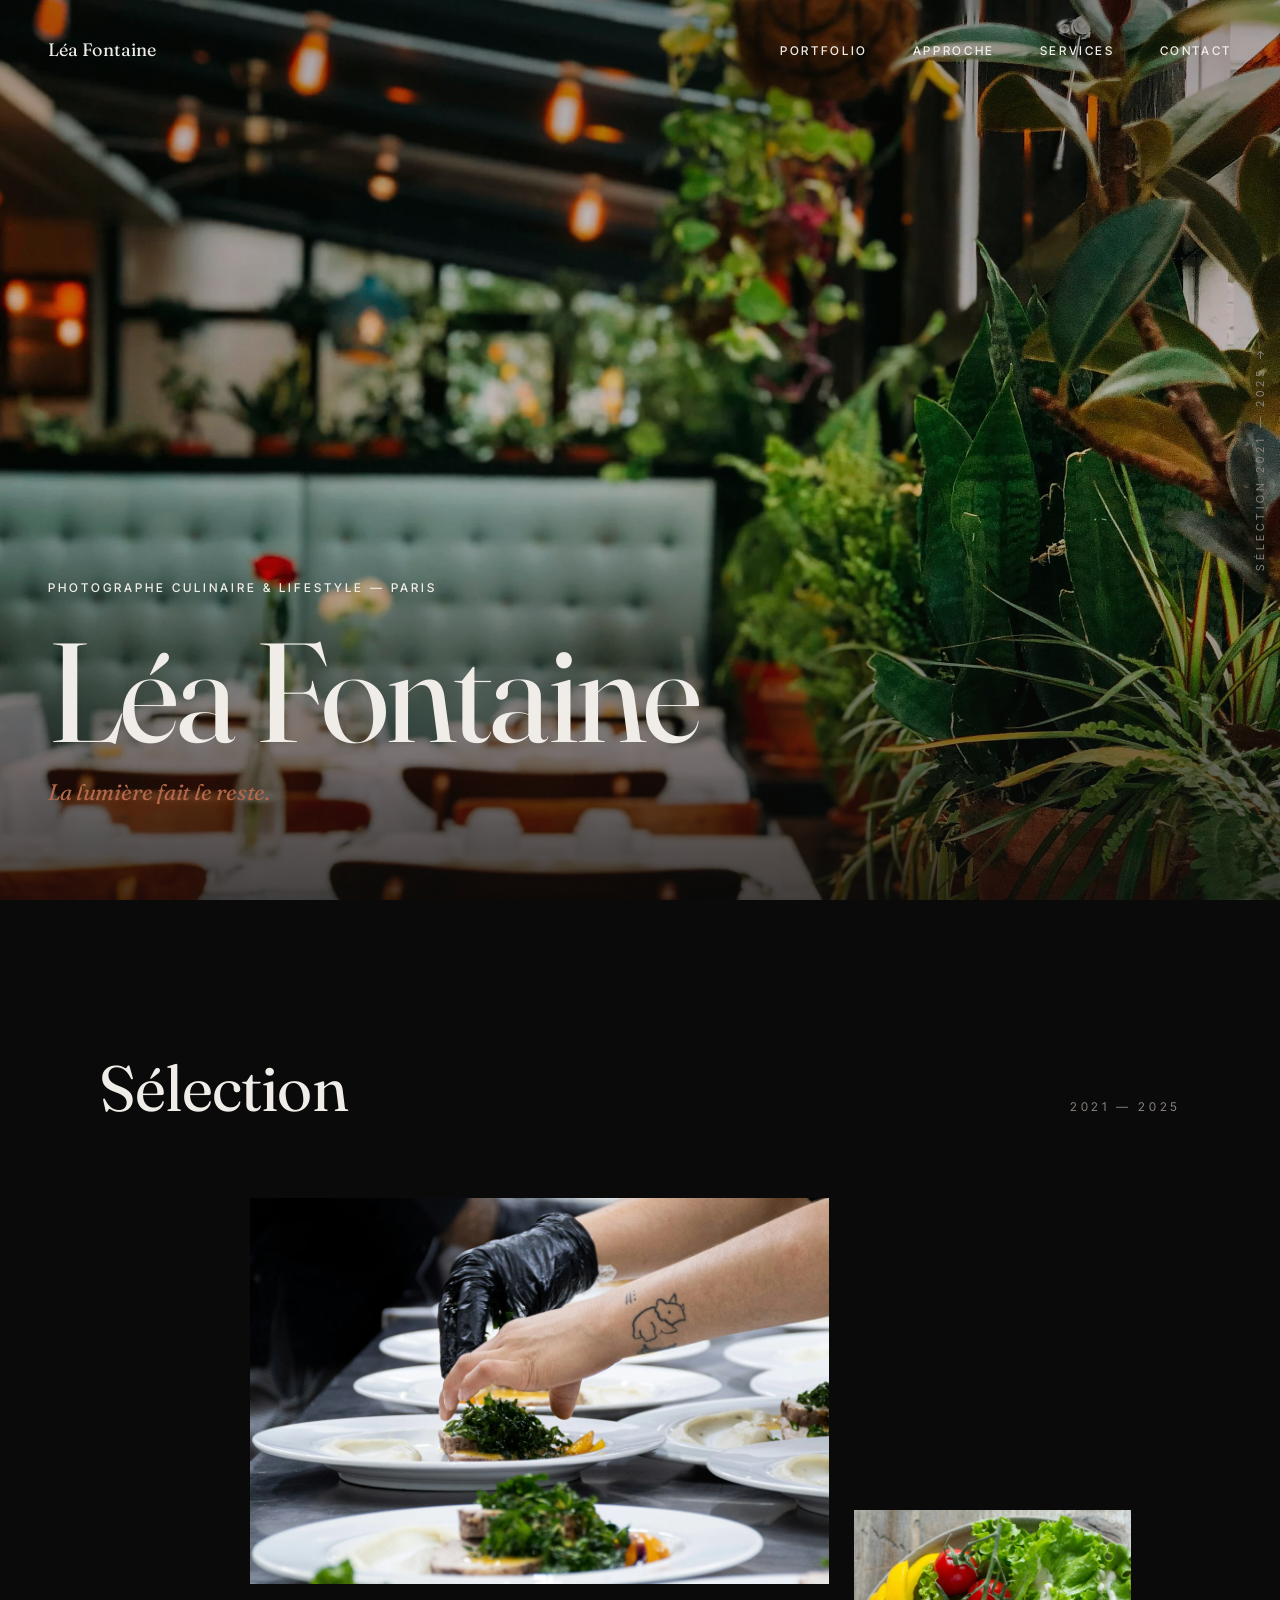
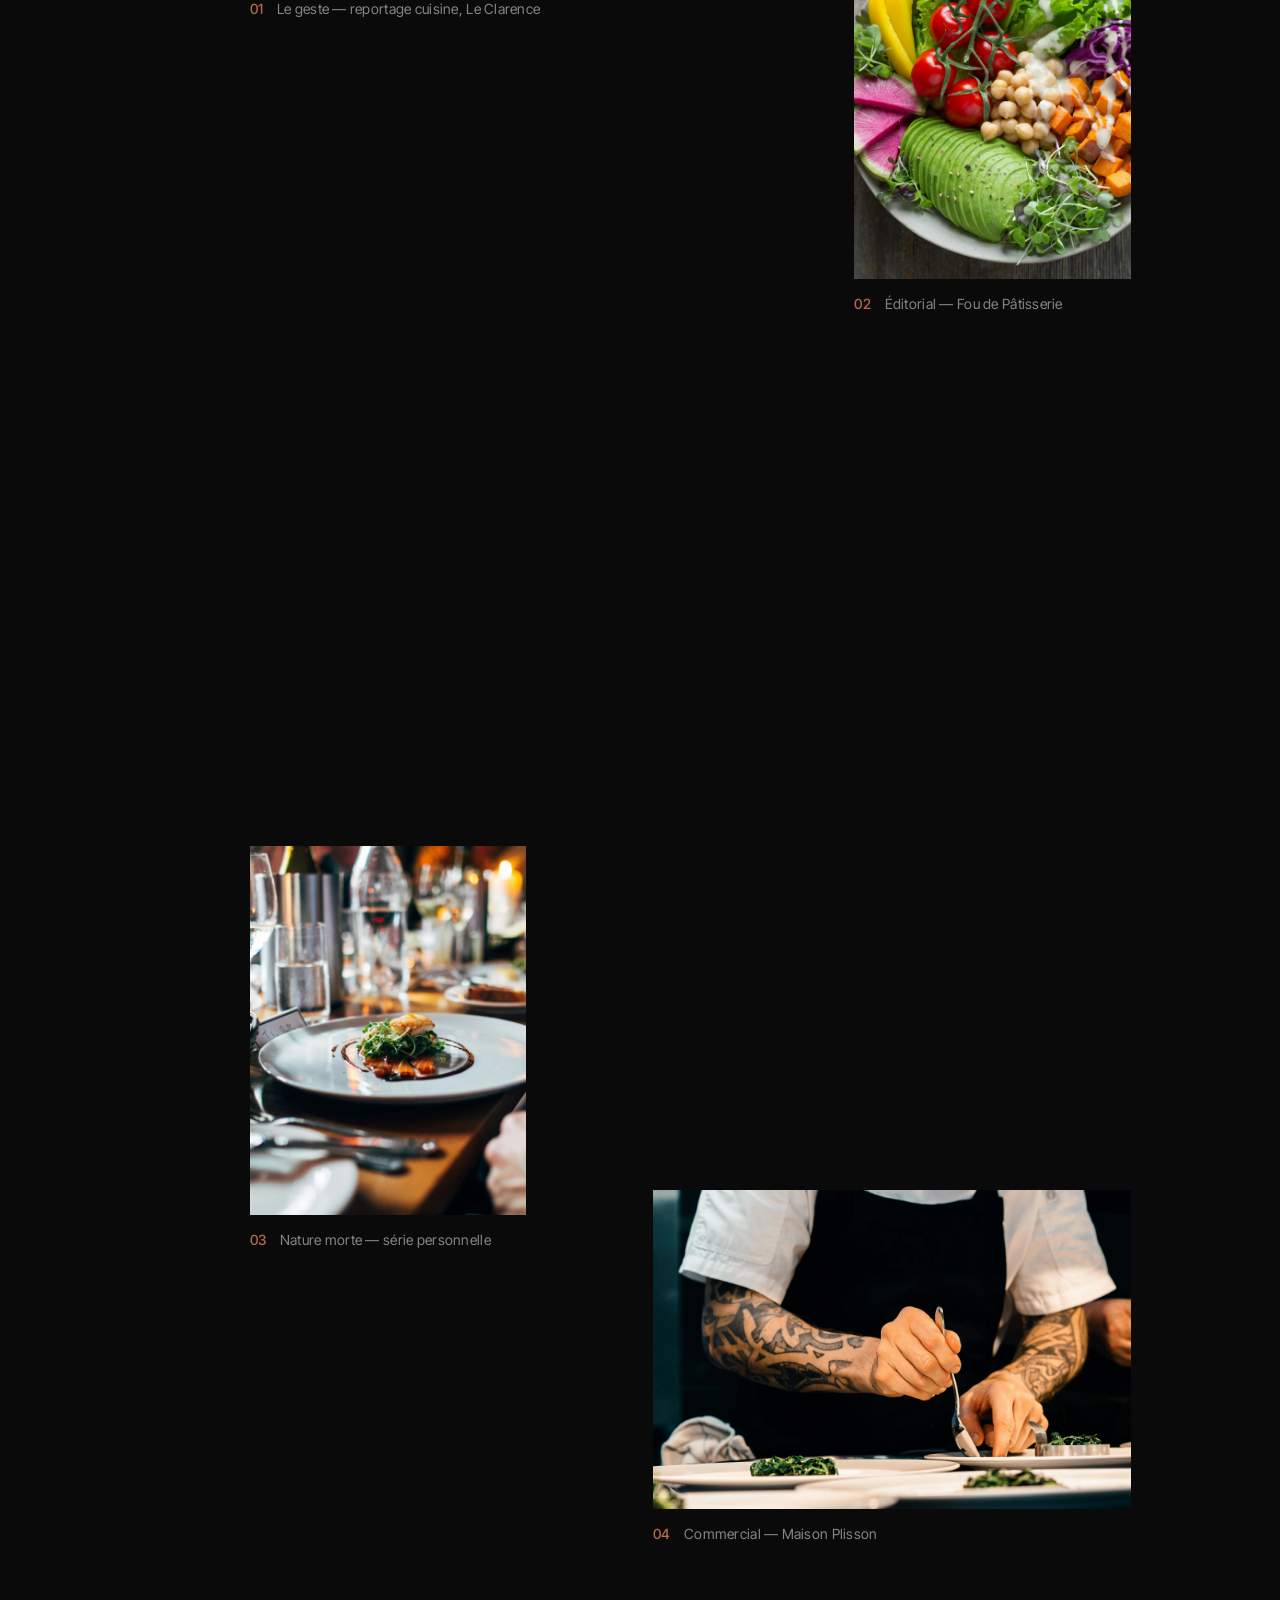
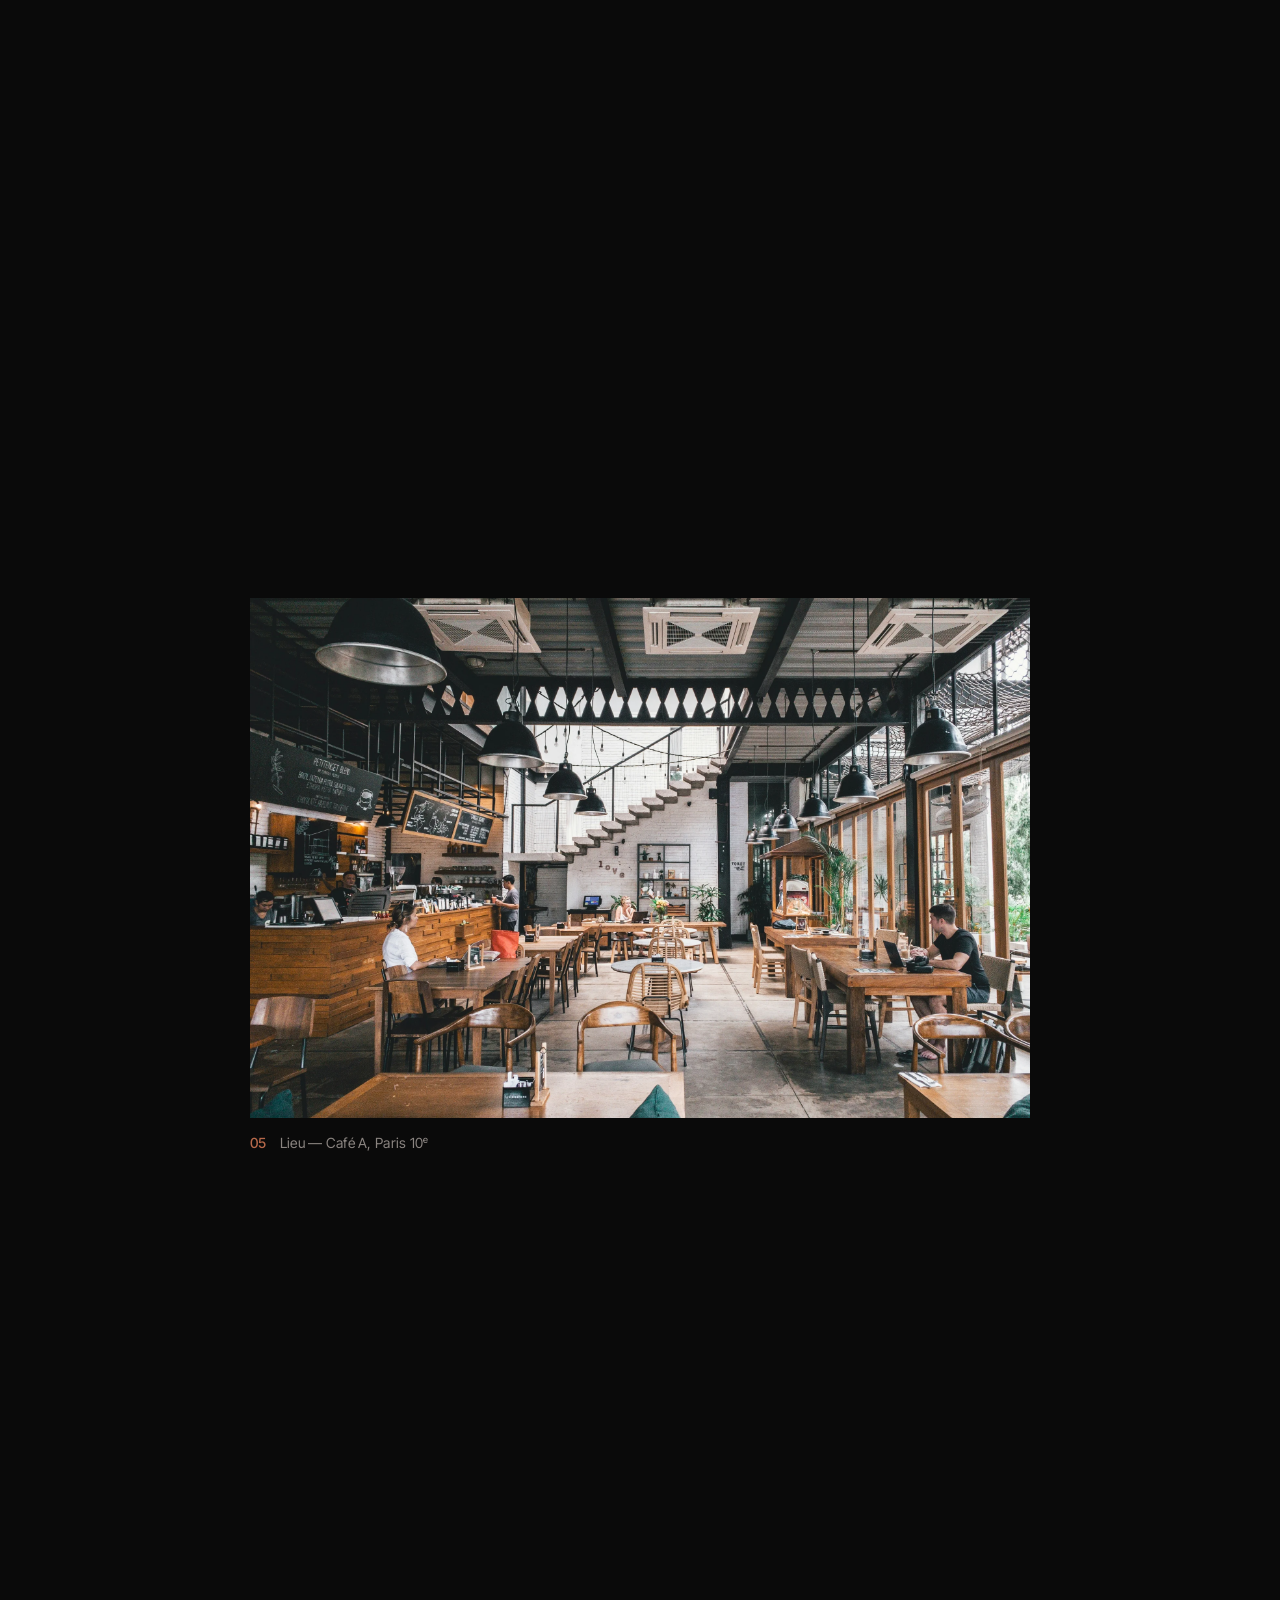
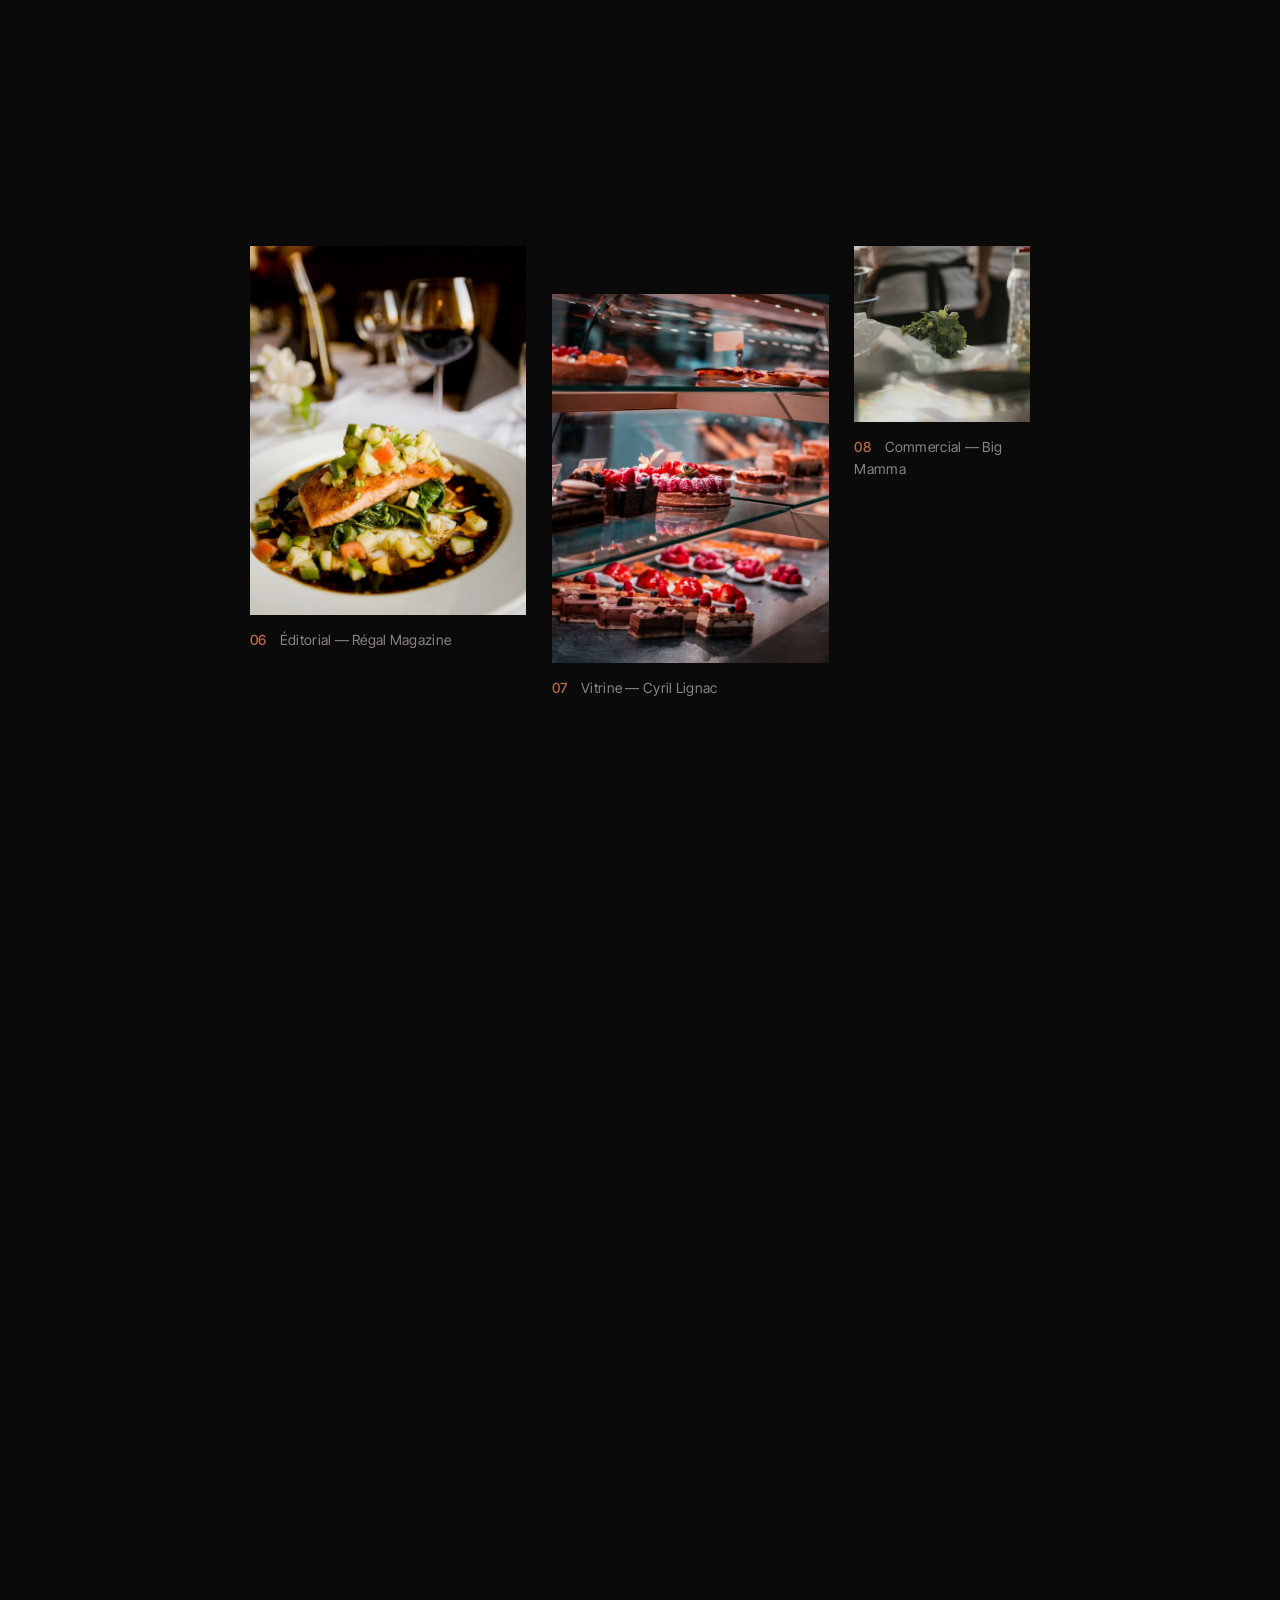
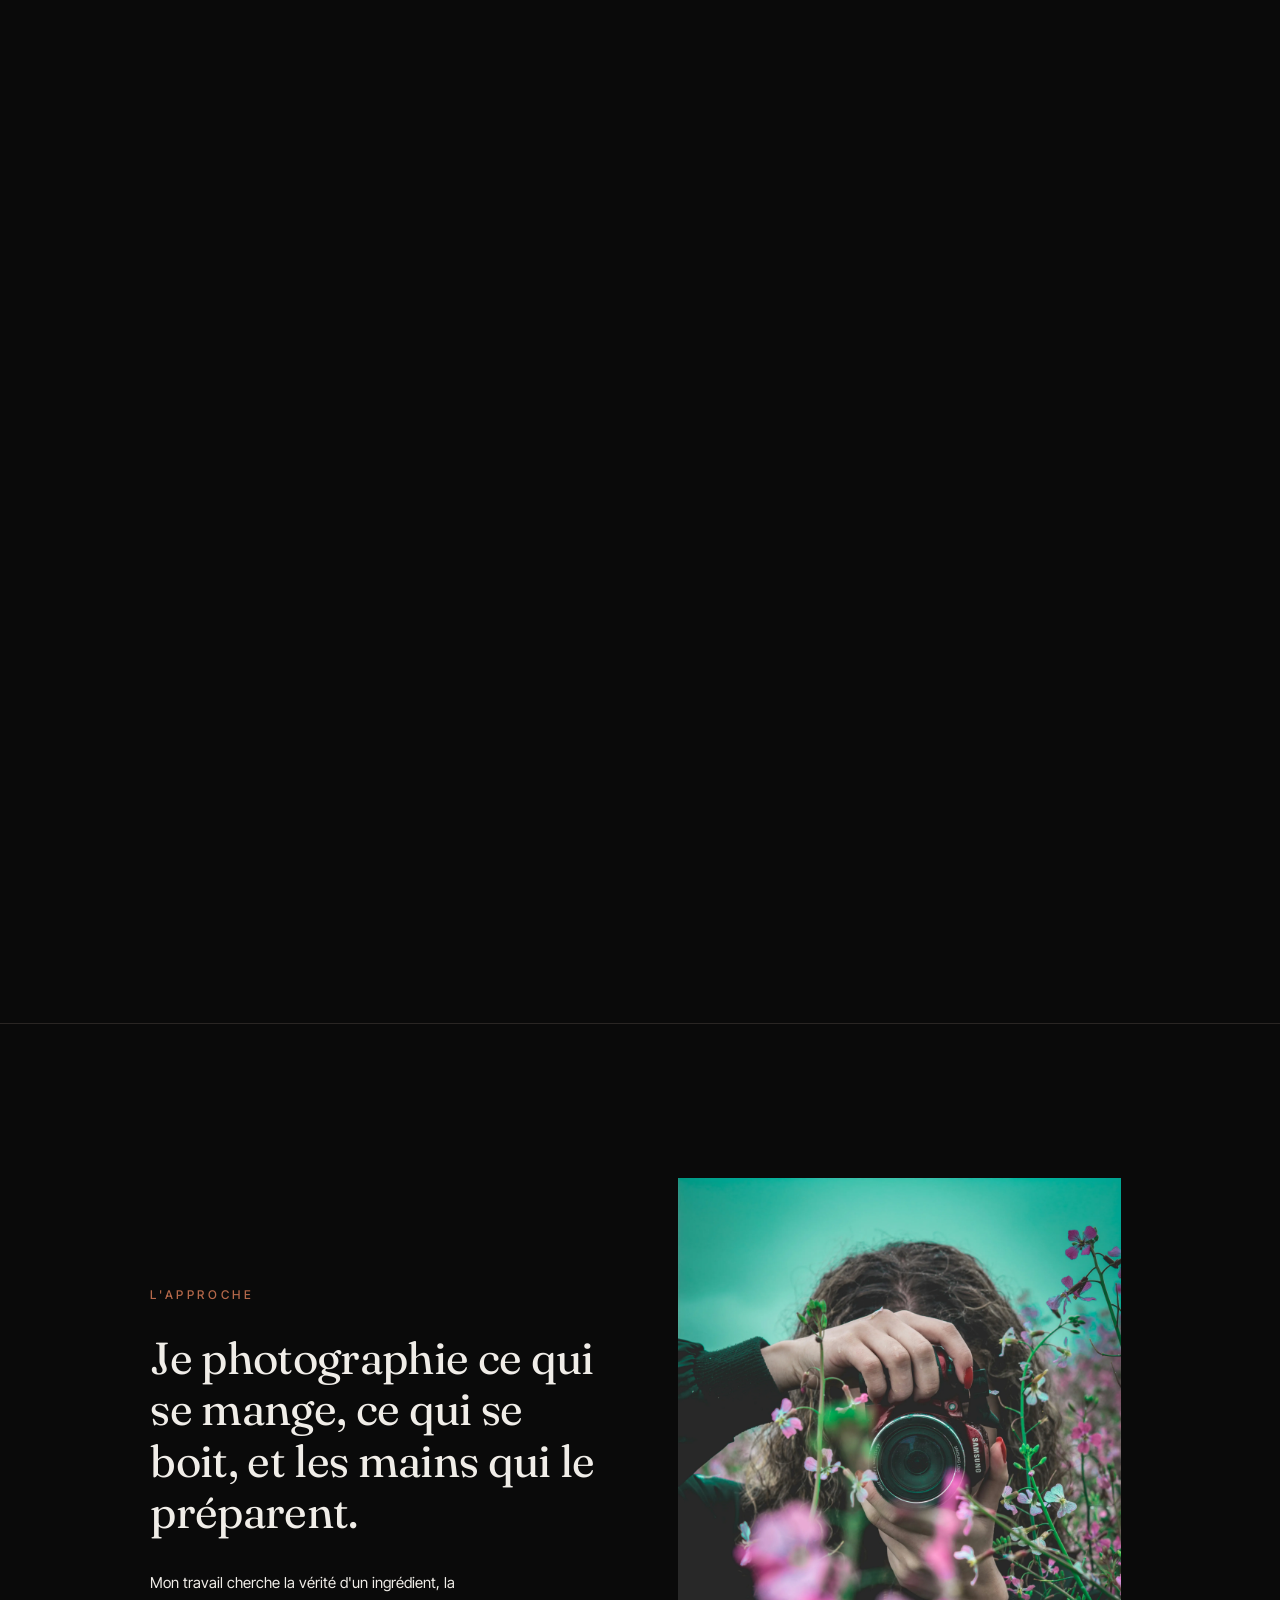
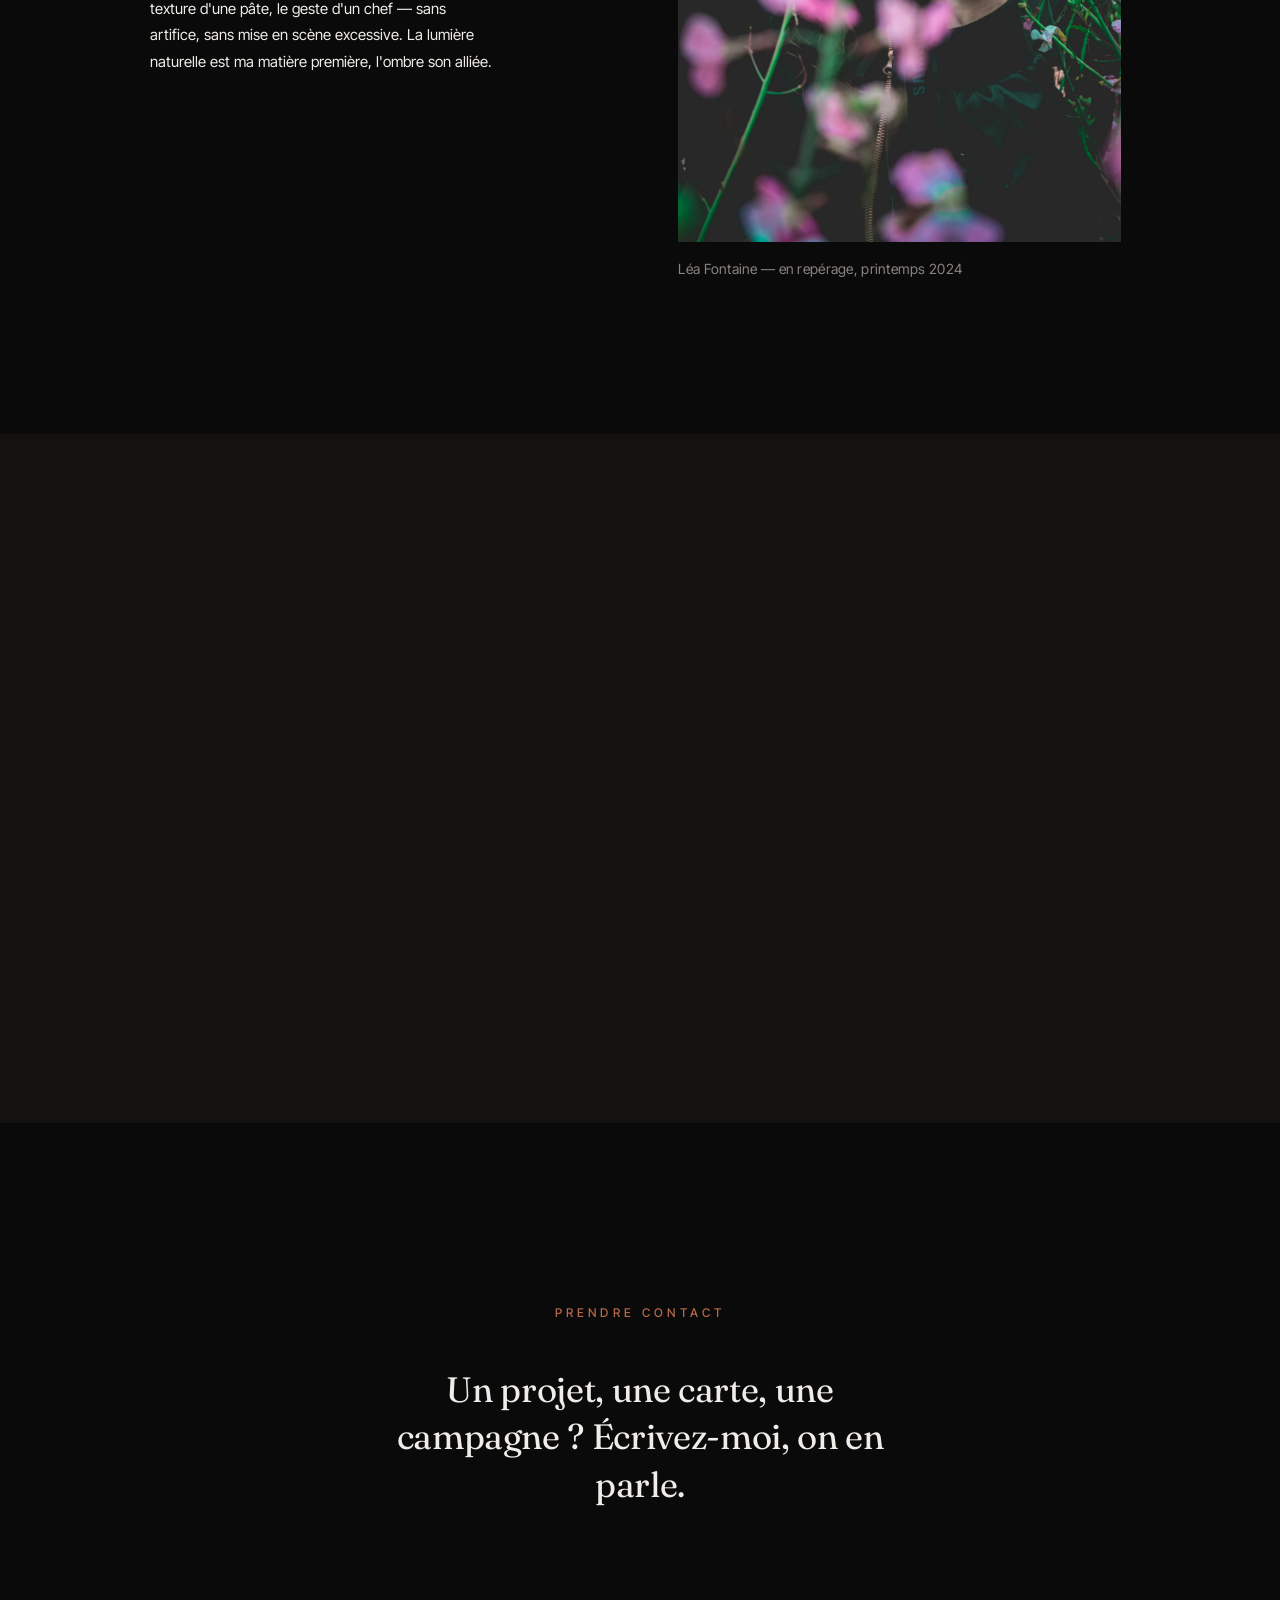
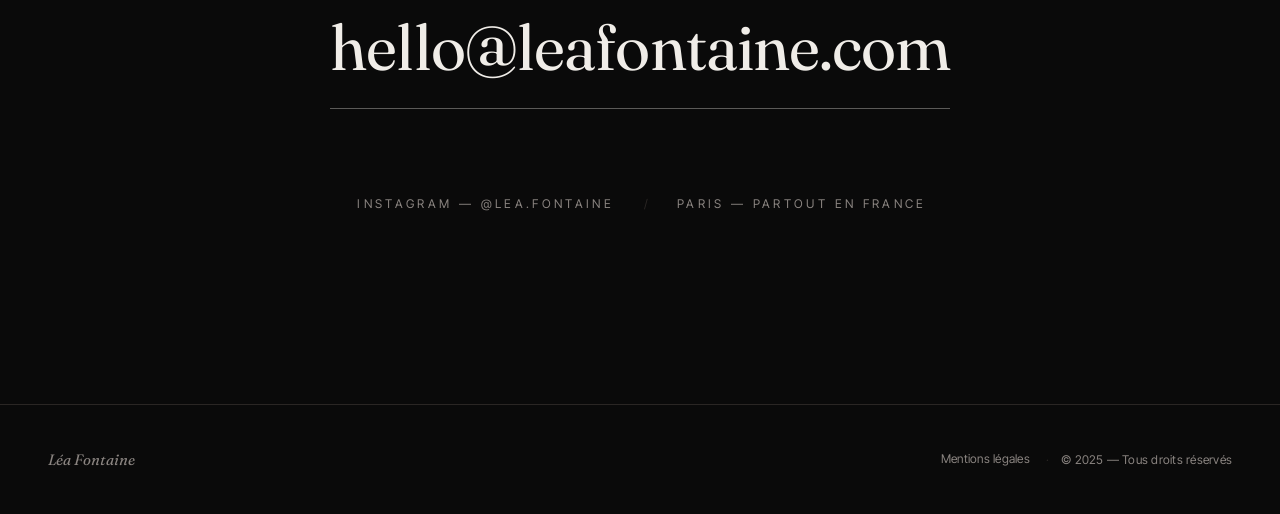
<file: docs/demos/lea-fontaine/index.html>
<!DOCTYPE html>
<html lang="fr">
<head>
  <meta charset="UTF-8">
  <meta name="viewport" content="width=device-width, initial-scale=1.0">
  <title>Léa Fontaine — Photographe culinaire & lifestyle, Paris</title>
  <meta name="description" content="Léa Fontaine, photographe culinaire & lifestyle à Paris. Reportages en cuisine, portraits de chefs, photos produits, restaurants — pour magazines, marques et agences.">
  <meta name="theme-color" content="#0A0A0A">

  <meta property="og:type" content="website">
  <meta property="og:title" content="Léa Fontaine — Photographe culinaire & lifestyle">
  <meta property="og:description" content="La lumière fait le reste. Reportages, éditorial et commercial food — Paris et au-delà.">
  <meta property="og:image" content="assets/hero.webp">
  <meta property="og:locale" content="fr_FR">

  <meta name="twitter:card" content="summary_large_image">
  <meta name="twitter:title" content="Léa Fontaine — Photographe culinaire & lifestyle">
  <meta name="twitter:description" content="La lumière fait le reste.">
  <meta name="twitter:image" content="assets/hero.webp">

  <link rel="icon" href="data:image/svg+xml,%3Csvg xmlns='http://www.w3.org/2000/svg' viewBox='0 0 100 100'%3E%3Crect width='100' height='100' fill='%230A0A0A'/%3E%3Ctext x='50' y='68' font-family='Georgia,serif' font-size='68' fill='%23F0EDE8' text-anchor='middle'%3EL%3C/text%3E%3C/svg%3E">

  <link rel="preconnect" href="https://fonts.googleapis.com">
  <link rel="preconnect" href="https://fonts.gstatic.com" crossorigin>
  <link rel="stylesheet" href="https://fonts.googleapis.com/css2?family=Fraunces:ital,opsz,wght@0,9..144,400;0,9..144,500;1,9..144,400&family=Inter+Tight:wght@300;400;500&display=swap">

  <link rel="preload" as="image" href="assets/hero.webp" fetchpriority="high">
  <link rel="stylesheet" href="css/style.css">

  <script type="application/ld+json">
  {
    "@context": "https://schema.org",
    "@type": "Photograph",
    "creator": {
      "@type": "Person",
      "name": "Léa Fontaine",
      "jobTitle": "Photographe culinaire & lifestyle",
      "email": "hello@leafontaine.com",
      "url": "https://leafontaine.com",
      "sameAs": ["https://instagram.com/lea.fontaine"],
      "address": {
        "@type": "PostalAddress",
        "addressLocality": "Paris",
        "addressCountry": "FR"
      },
      "knowsAbout": ["Photographie culinaire", "Photographie lifestyle", "Reportage cuisine", "Photographie de restaurant", "Photographie éditoriale"]
    }
  }
  </script>
  <script defer src="https://cloud.umami.is/script.js" data-website-id="abe448bb-4940-47d4-ac65-975bf14cdc80"></script>
</head>
<body>

  <a href="#portfolio" class="skip-link">Aller au contenu</a>

  <header class="site-header" id="site-header">
    <div class="header-inner">
      <a href="#hero" class="logo">Léa Fontaine</a>

      <button class="nav-toggle" aria-expanded="false" aria-controls="nav-menu" aria-label="Ouvrir le menu">
        <span></span><span></span><span></span>
      </button>

      <nav class="nav" id="nav-menu" aria-label="Navigation principale">
        <ul>
          <li><a href="#portfolio">Portfolio</a></li>
          <li><a href="#approche">Approche</a></li>
          <li><a href="#services">Services</a></li>
          <li><a href="#contact">Contact</a></li>
        </ul>
      </nav>
    </div>
  </header>

  <main>

    <section class="hero" id="hero">
      <img src="assets/hero.webp" alt="Photographie signature de Léa Fontaine — ambiance cinématique en cuisine" class="hero-image" width="2400" height="3200" fetchpriority="high">
      <div class="hero-overlay"></div>

      <div class="hero-content">
        <p class="eyebrow hero-eyebrow">Photographe culinaire &amp; lifestyle — Paris</p>
        <h1 class="hero-title">Léa Fontaine</h1>
        <p class="hero-tagline">La lumière fait le reste.</p>
      </div>

      <div class="hero-rail" aria-hidden="true">
        <span>Sélection 2021 — 2025 →</span>
      </div>
    </section>

    <section class="portfolio" id="portfolio">
      <div class="container">

        <header class="section-head">
          <h2 class="section-title fade">Sélection</h2>
          <span class="section-meta fade">2021 — 2025</span>
        </header>

        <div class="mosaic">

          <figure class="mosaic-item item-01 fade">
            <img src="assets/portfolio-01.webp" alt="Chef aux avant-bras tatoués dressant une assiette avec précision" loading="lazy" width="2400" height="3600">
            <figcaption><span class="num">01</span> Le geste — reportage cuisine, Le Clarence</figcaption>
          </figure>

          <figure class="mosaic-item item-02 fade">
            <img src="assets/portfolio-02.webp" alt="Assiette gastronomique — filet, brunoise de légumes et sauce brune" loading="lazy" width="2400" height="1600">
            <figcaption><span class="num">02</span> Éditorial — Fou de Pâtisserie</figcaption>
          </figure>

          <figure class="mosaic-item item-03 fade">
            <img src="assets/portfolio-03.webp" alt="Nature morte en cuisine, herbes fraîches et lumière rasante" loading="lazy" width="2400" height="1600">
            <figcaption><span class="num">03</span> Nature morte — série personnelle</figcaption>
          </figure>

          <figure class="mosaic-item item-04 fade">
            <img src="assets/portfolio-04.webp" alt="Cuisinier concentré au coup de feu, geste précis en cuisine ouverte" loading="lazy" width="2400" height="1600">
            <figcaption><span class="num">04</span> Commercial — Maison Plisson</figcaption>
          </figure>

          <figure class="mosaic-item item-05 fade">
            <img src="assets/portfolio-05.webp" alt="Salle de restaurant industriel, suspensions et volumes de bois" loading="lazy" width="2400" height="1799">
            <figcaption><span class="num">05</span> Lieu — Café A, Paris 10ᵉ</figcaption>
          </figure>

          <figure class="mosaic-item item-06 fade">
            <img src="assets/portfolio-06.webp" alt="Part de gâteau aux framboises fraîches, contre-jour intime" loading="lazy" width="2400" height="3600">
            <figcaption><span class="num">06</span> Éditorial — Régal Magazine</figcaption>
          </figure>

          <figure class="mosaic-item item-07 fade">
            <img src="assets/portfolio-07.webp" alt="Vitrine de pâtisserie fine, tartelettes rangées derrière la vitre" loading="lazy" width="2400" height="3599">
            <figcaption><span class="num">07</span> Vitrine — Cyril Lignac</figcaption>
          </figure>

          <figure class="mosaic-item item-08 fade">
            <img src="assets/portfolio-08.webp" alt="Bol composé vu de dessus, légumes crus taillés et couleurs vives" loading="lazy" width="2400" height="3600">
            <figcaption><span class="num">08</span> Commercial — Big Mamma</figcaption>
          </figure>

          <figure class="mosaic-item item-09 fade">
            <img src="assets/portfolio-09.webp" alt="Détail de dressage en cuisine, mains gantées et petites bouchées" loading="lazy" width="2400" height="2999">
            <figcaption><span class="num">09</span> Lieu — Bambini, Paris 8ᵉ</figcaption>
          </figure>

          <figure class="mosaic-item item-10 fade">
            <img src="assets/portfolio-10.webp" alt="Livre de cuisine ouvert sur un plan de travail, lumière douce" loading="lazy" width="2400" height="1601">
            <figcaption><span class="num">10</span> Édition — Hachette Cuisine</figcaption>
          </figure>

        </div>
      </div>
    </section>

    <section class="approche" id="approche">
      <div class="container approche-grid">

        <div class="approche-text">
          <p class="eyebrow eyebrow-accent fade">L'approche</p>
          <h2 class="approche-headline fade">Je photographie ce qui se mange, ce qui se boit, et les mains qui le préparent.</h2>
          <p class="approche-lead fade">Mon travail cherche la vérité d'un ingrédient, la texture d'une pâte, le geste d'un chef — sans artifice, sans mise en scène excessive. La lumière naturelle est ma matière première, l'ombre son alliée.</p>
          <p class="approche-body fade">Basée à Paris, je collabore avec des restaurants, des marques food, des maisons d'édition et des agences en France et à l'étranger.</p>
        </div>

        <figure class="approche-photo fade">
          <img src="assets/portrait.webp" alt="Portrait de Léa Fontaine, appareil à la main, en repérage" loading="lazy" width="2400" height="3600">
          <figcaption>Léa Fontaine — en repérage, printemps 2024</figcaption>
        </figure>

      </div>
    </section>

    <section class="services" id="services">
      <div class="container">

        <h2 class="services-title fade">Trois façons<br>de travailler ensemble</h2>

        <div class="services-grid">

          <article class="service service-accent fade">
            <span class="service-num">01</span>
            <h3>Éditorial</h3>
            <p>Presse, magazines, livres de cuisine. Reportages en cuisine, portraits de chefs, séries thématiques.</p>
          </article>

          <article class="service fade">
            <span class="service-num">02</span>
            <h3>Commercial</h3>
            <p>Marques food &amp; boissons. Photos produits, campagnes, contenus réseaux sociaux, packshots stylisés.</p>
          </article>

          <article class="service fade">
            <span class="service-num">03</span>
            <h3>Restaurants</h3>
            <p>Identité visuelle des cartes, plats à la carte, ambiance et lieu. Format adapté à votre communication.</p>
          </article>

        </div>
      </div>
    </section>

    <section class="contact" id="contact">
      <div class="container contact-inner">
        <p class="eyebrow eyebrow-accent fade">Prendre contact</p>
        <h2 class="contact-headline fade">Un projet, une carte, une campagne&nbsp;? Écrivez-moi, on en parle.</h2>
        <a href="mailto:hello@leafontaine.com" class="contact-email fade">hello@leafontaine.com</a>
        <p class="contact-meta fade">
          <a href="https://instagram.com/lea.fontaine" target="_blank" rel="noopener">Instagram — @lea.fontaine</a>
          <span aria-hidden="true">/</span>
          <span>Paris — partout en France</span>
        </p>
      </div>
    </section>

  </main>

  <footer class="site-footer">
    <div class="container footer-inner">
      <span class="footer-name">Léa Fontaine</span>
      <span class="footer-meta">
        <a href="#" class="footer-link">Mentions légales</a>
        <span aria-hidden="true">·</span>
        © 2025 — Tous droits réservés
      </span>
    </div>
  </footer>

  <script src="js/main.js" defer></script>
</body>
</html>
</file>
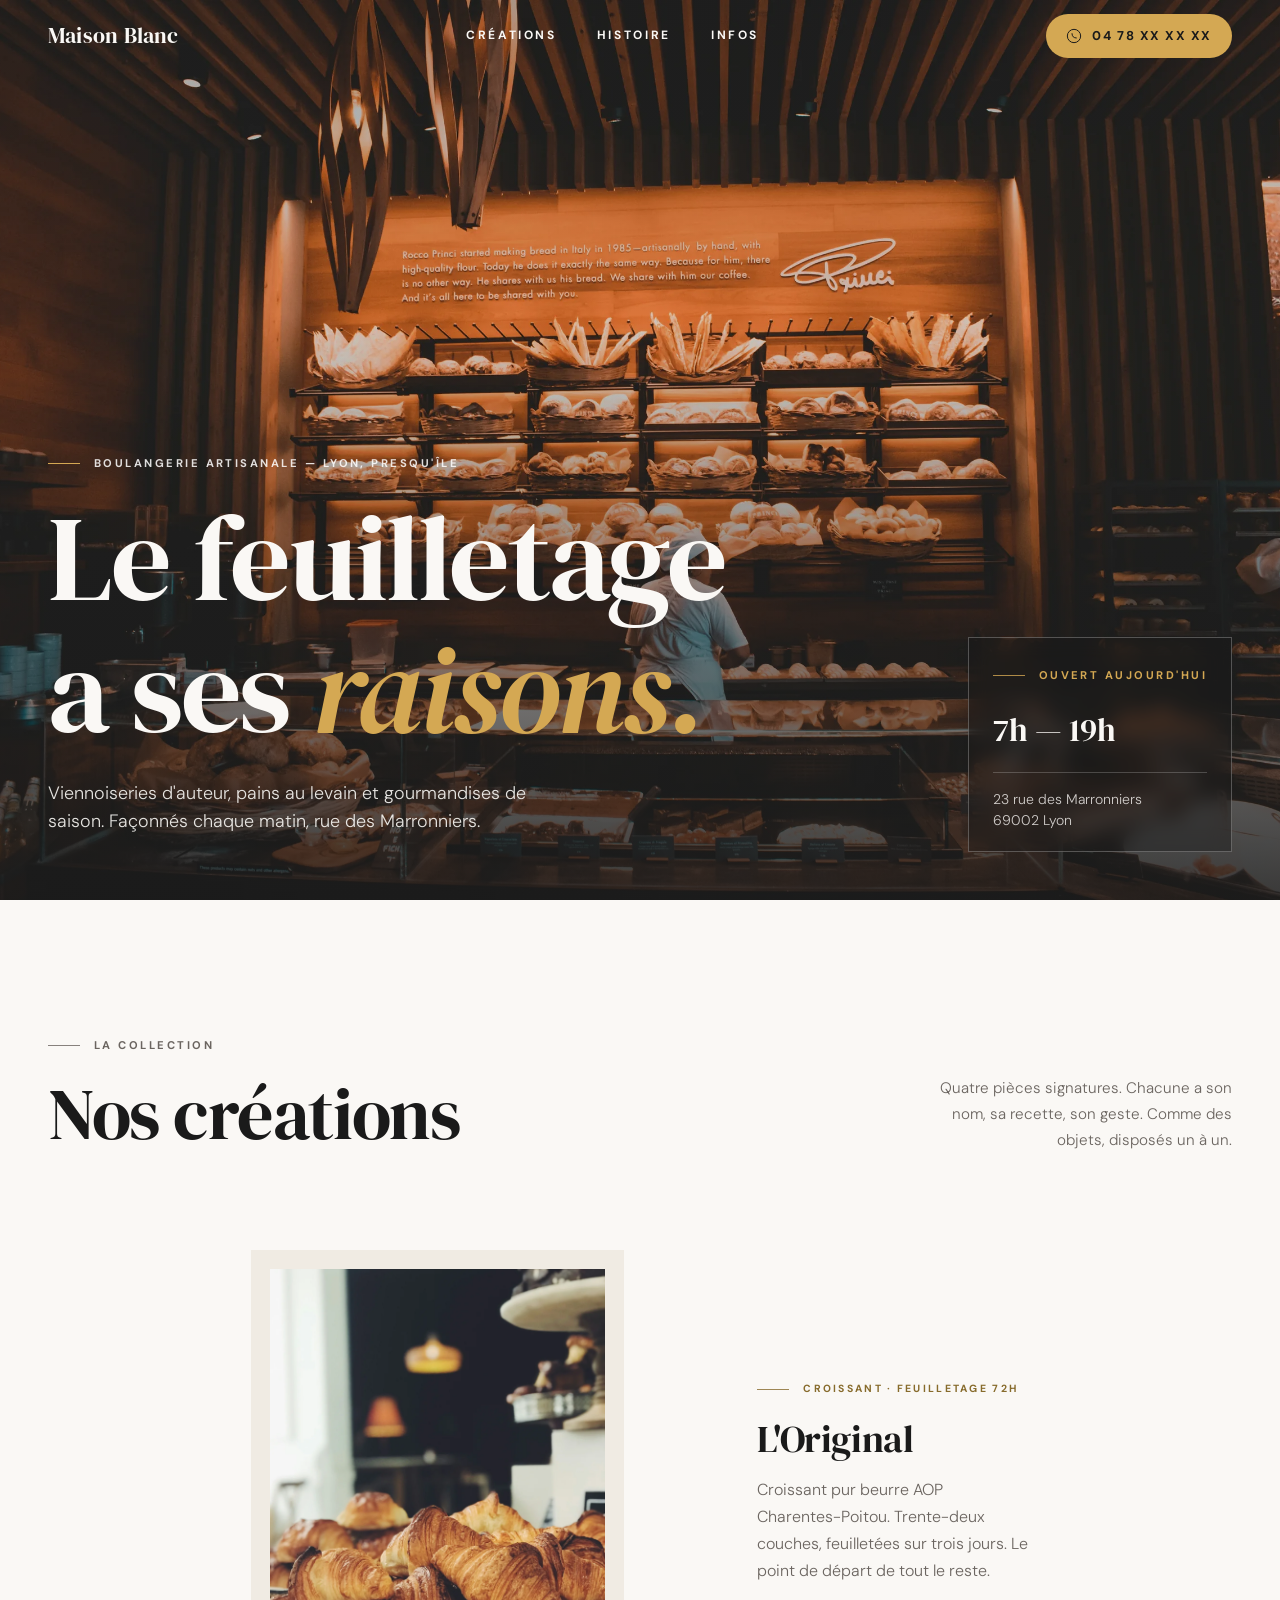
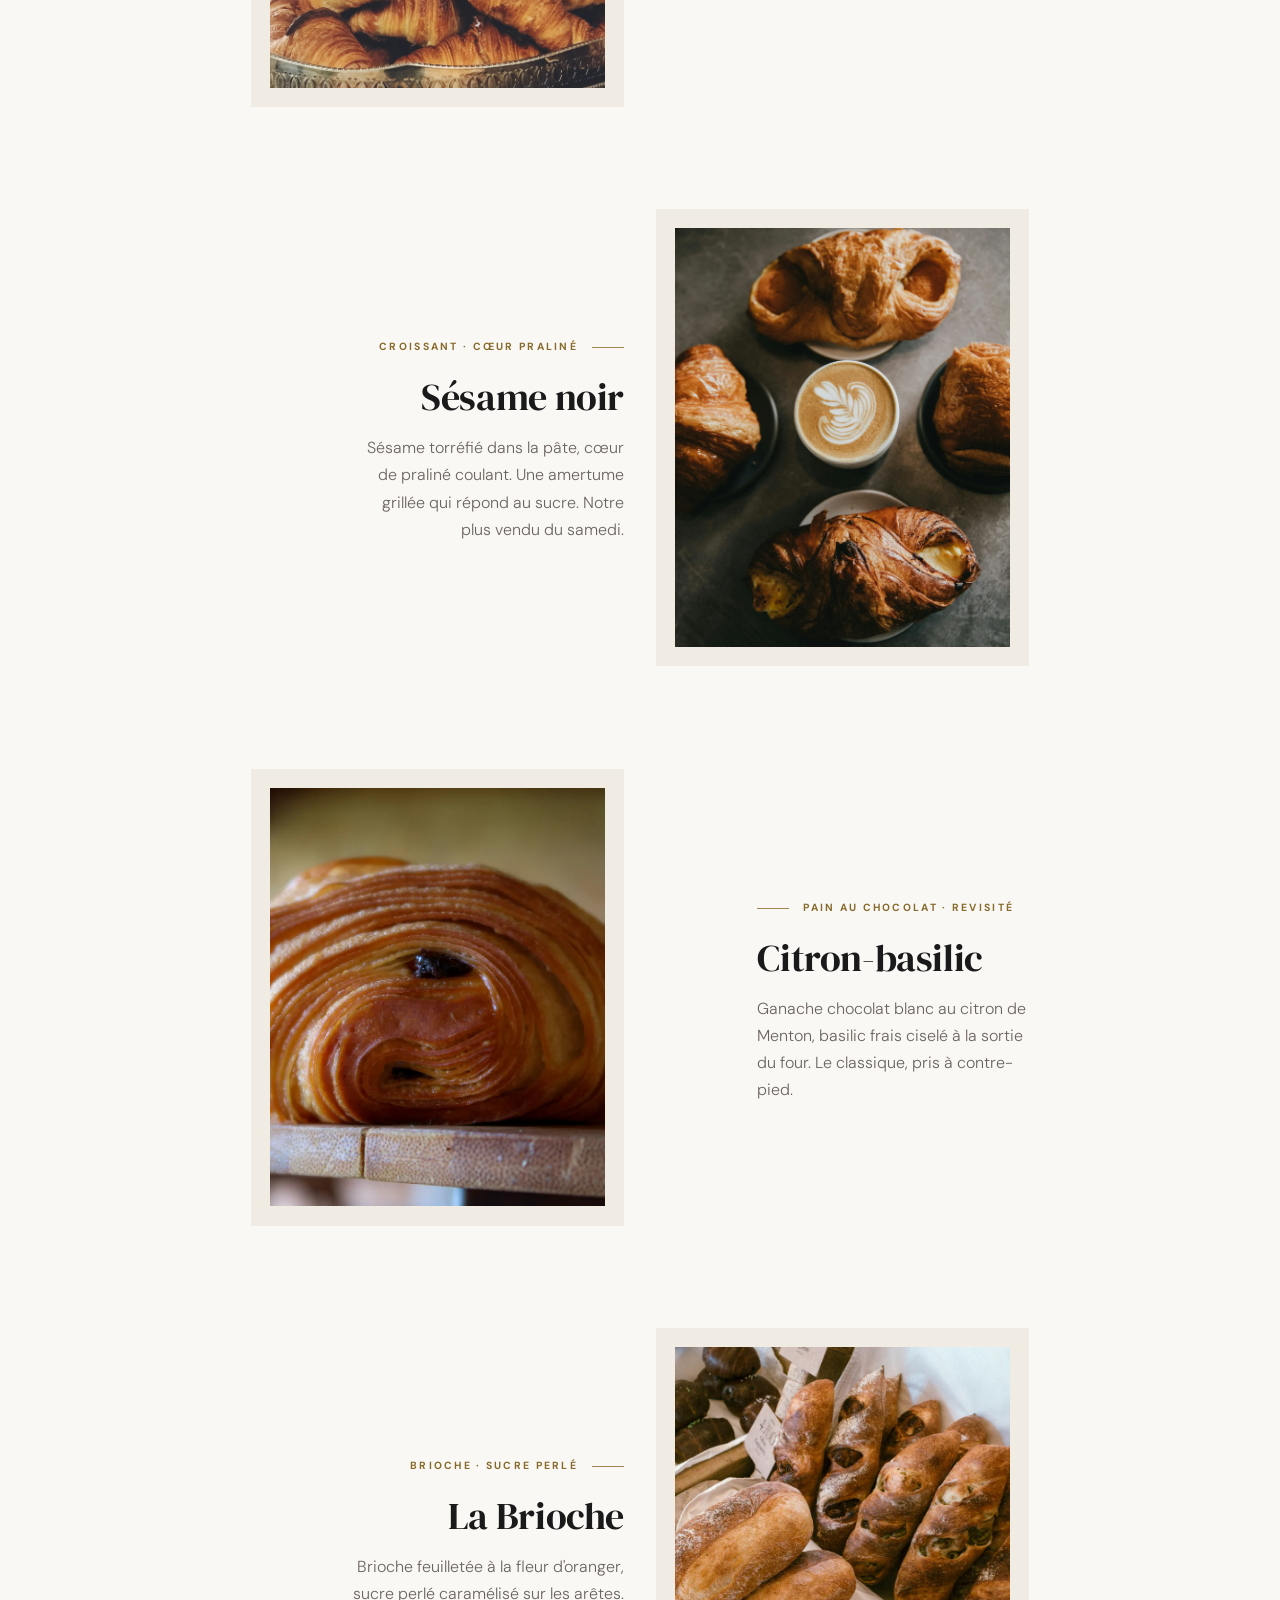
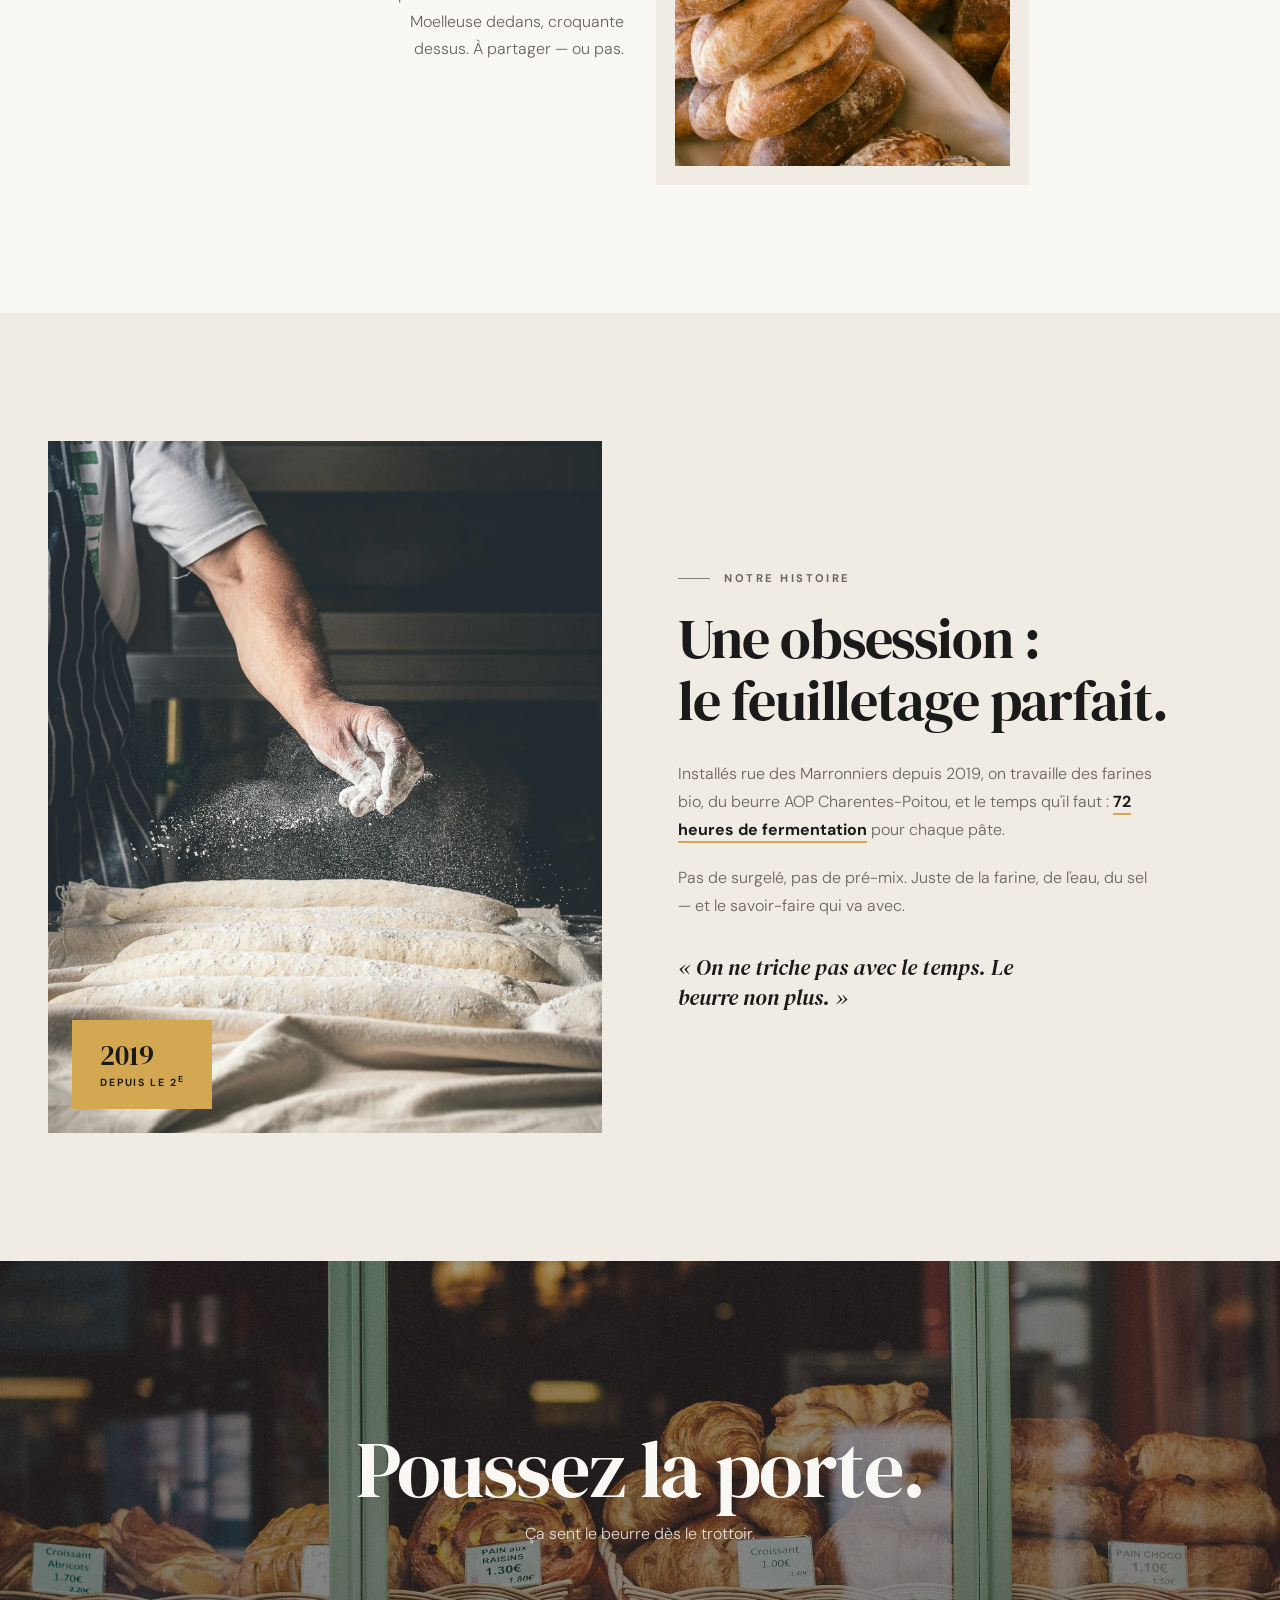
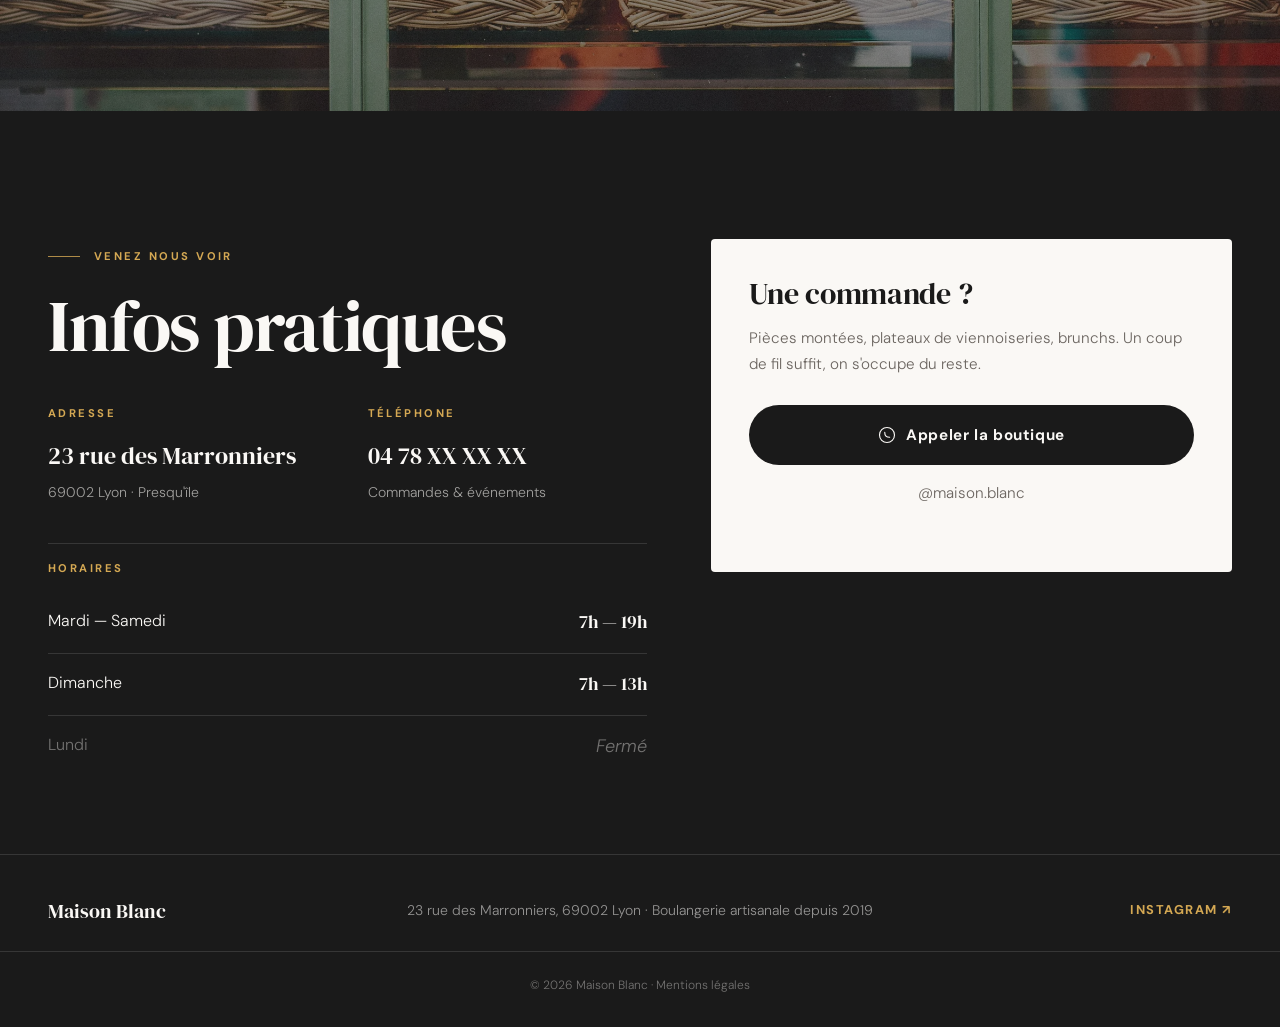
<file: docs/demos/maison-blanc/index.html>
<!DOCTYPE html>
<html lang="fr">
<head>
  <meta charset="UTF-8">
  <meta name="viewport" content="width=device-width, initial-scale=1.0">
  <title>Maison Blanc — Boulangerie artisanale · Lyon Presqu'île</title>
  <meta name="description" content="Boulangerie artisanale à Lyon Presqu'île. Viennoiseries d'auteur, pains au levain, feuilletage 72h. Ouvert du mardi au dimanche.">
  <meta property="og:title" content="Maison Blanc — Boulangerie artisanale">
  <meta property="og:description" content="Viennoiseries d'auteur, pains au levain, gourmandises de saison. 23 rue des Marronniers, Lyon.">
  <meta property="og:type" content="website">
  <meta property="og:locale" content="fr_FR">
  <meta name="theme-color" content="#1A1A1A">
  <meta property="og:image" content="img/hero.webp">
  <meta property="og:url" content="https://maison-blanc.fr">
  <meta name="robots" content="index, follow">
  <link rel="icon" href="data:image/svg+xml,<svg xmlns='http://www.w3.org/2000/svg' viewBox='0 0 100 100'><text y='.9em' font-size='90'>🥐</text></svg>">
  <link rel="canonical" href="https://maison-blanc.fr">

  <link rel="preconnect" href="https://fonts.googleapis.com">
  <link rel="preconnect" href="https://fonts.gstatic.com" crossorigin>
  <link rel="preload" as="image" href="img/hero.webp">
  <link href="https://fonts.googleapis.com/css2?family=DM+Sans:wght@300;400;700&family=DM+Serif+Display:ital@0;1&display=swap" rel="stylesheet">
  <link rel="stylesheet" href="css/style.css">
  <script defer src="https://cloud.umami.is/script.js" data-website-id="abe448bb-4940-47d4-ac65-975bf14cdc80"></script>
</head>
<body>

  <a href="#main" class="skip-link">Aller au contenu</a>

  <header class="site-header" id="siteHeader">
    <div class="site-header__inner container">
      <a href="#" class="wordmark" aria-label="Maison Blanc, retour en haut">Maison Blanc</a>

      <nav class="primary-nav" id="primaryNav" aria-label="Navigation principale">
        <ul>
          <li><a href="#creations">Créations</a></li>
          <li><a href="#histoire">Histoire</a></li>
          <li><a href="#infos">Infos</a></li>
        </ul>
      </nav>

      <div class="header-actions">
        <a href="tel:+33478000000" class="pill pill--phone">
          <svg aria-hidden="true" viewBox="0 0 24 24" width="16" height="16"><circle cx="12" cy="12" r="10" fill="none" stroke="currentColor" stroke-width="1.5"/><path d="M9 8.5c0 4 2.5 6.5 6.5 6.5" fill="none" stroke="currentColor" stroke-width="1.5" stroke-linecap="round"/></svg>
          <span class="pill__text">04 78 XX XX XX</span>
        </a>
        <button class="nav-toggle" id="navToggle" aria-label="Ouvrir le menu" aria-expanded="false" aria-controls="primaryNav">
          <span></span><span></span>
        </button>
      </div>
    </div>
  </header>

  <main id="main">

    <!-- HERO -->
    <section class="hero" aria-label="Introduction">
      <img src="img/hero.webp" alt="Intérieur chaleureux de la boulangerie, étagères de pains artisanaux" class="hero__bg" width="2400" height="1600" fetchpriority="high">
      <div class="hero__overlay"></div>

      <div class="hero__content container">
        <p class="eyebrow eyebrow--light reveal">Boulangerie artisanale — Lyon, Presqu'île</p>
        <h1 class="hero__title reveal">Le feuilletage<br>a ses <em>raisons.</em></h1>
        <p class="hero__lead reveal">Viennoiseries d'auteur, pains au levain et gourmandises de saison. Façonnés chaque matin, rue des Marronniers.</p>
      </div>

      <aside class="hero__hours reveal" aria-label="Horaires du jour">
        <p class="eyebrow eyebrow--gold">Ouvert aujourd'hui</p>
        <p class="hero__hours-time">7h — 19h</p>
        <p class="hero__hours-addr">23 rue des Marronniers<br>69002 Lyon</p>
      </aside>
    </section>

    <!-- NOS CRÉATIONS -->
    <section class="creations" id="creations">
      <div class="container">
        <header class="creations__head">
          <div>
            <p class="eyebrow reveal">La collection</p>
            <h2 class="section-title reveal">Nos créations</h2>
          </div>
          <p class="creations__intro reveal">Quatre pièces signatures. Chacune a son nom, sa recette, son geste. Comme des objets, disposés un à un.</p>
        </header>

        <article class="creation creation--left reveal">
          <div class="creation__media">
            <img src="img/creations/citron-basilic.webp" alt="Pain au chocolat en gros plan" width="1400" height="1866" loading="lazy">
          </div>
          <div class="creation__text">
            <p class="eyebrow eyebrow--gold">Croissant · Feuilletage 72h</p>
            <h3>L'Original</h3>
            <p>Croissant pur beurre AOP Charentes-Poitou. Trente-deux couches, feuilletées sur trois jours. Le point de départ de tout le reste.</p>
          </div>
        </article>

        <article class="creation creation--right reveal">
          <div class="creation__text">
            <p class="eyebrow eyebrow--gold">Croissant · Cœur praliné</p>
            <h3>Sésame noir</h3>
            <p>Sésame torréfié dans la pâte, cœur de praliné coulant. Une amertume grillée qui répond au sucre. Notre plus vendu du samedi.</p>
          </div>
          <div class="creation__media">
            <img src="img/creations/original.webp" alt="Croissants pur beurre dorés" width="1400" height="2100" loading="lazy">
          </div>
        </article>

        <article class="creation creation--left reveal">
          <div class="creation__media">
            <img src="img/creations/sesame-noir.webp" alt="Pains au chocolat sur une table" width="1400" height="909" loading="lazy">
          </div>
          <div class="creation__text">
            <p class="eyebrow eyebrow--gold">Pain au chocolat · Revisité</p>
            <h3>Citron-basilic</h3>
            <p>Ganache chocolat blanc au citron de Menton, basilic frais ciselé à la sortie du four. Le classique, pris à contre-pied.</p>
          </div>
        </article>

        <article class="creation creation--right reveal">
          <div class="creation__text">
            <p class="eyebrow eyebrow--gold">Brioche · Sucre perlé</p>
            <h3>La Brioche</h3>
            <p>Brioche feuilletée à la fleur d'oranger, sucre perlé caramélisé sur les arêtes. Moelleuse dedans, croquante dessus. À partager — ou pas.</p>
          </div>
          <div class="creation__media">
            <img src="img/creations/brioche.webp" alt="Pains disposés en pile" width="1400" height="933" loading="lazy">
          </div>
        </article>
      </div>
    </section>

    <!-- NOTRE HISTOIRE -->
    <section class="histoire" id="histoire">
      <div class="container histoire__grid">
        <div class="histoire__media reveal">
          <img src="img/histoire.webp" alt="Main de boulanger farinant les pâtes" width="1600" height="2400" loading="lazy">
          <div class="histoire__badge">
            <span class="histoire__badge-year">2019</span>
            <span class="histoire__badge-label">Depuis le 2<sup>e</sup></span>
          </div>
        </div>
        <div class="histoire__text">
          <p class="eyebrow reveal">Notre histoire</p>
          <h2 class="section-title reveal">Une obsession :<br>le feuilletage parfait.</h2>
          <p class="reveal">Installés rue des Marronniers depuis 2019, on travaille des farines bio, du beurre AOP Charentes-Poitou, et le temps qu'il faut : <strong class="mark">72 heures de fermentation</strong> pour chaque pâte.</p>
          <p class="reveal">Pas de surgelé, pas de pré-mix. Juste de la farine, de l'eau, du sel — et le savoir-faire qui va avec.</p>
          <blockquote class="histoire__quote reveal">« On ne triche pas avec le temps. Le beurre non plus. »</blockquote>
        </div>
      </div>
    </section>

    <!-- BANDE POUSSEZ LA PORTE -->
    <section class="bande" aria-label="Poussez la porte">
      <img src="img/vitrine.webp" alt="Vitrine de la boulangerie vue de la rue" class="bande__bg" width="2400" height="1600" loading="lazy">
      <div class="bande__overlay"></div>
      <div class="bande__content reveal">
        <h2>Poussez la porte.</h2>
        <p>Ça sent le beurre dès le trottoir.</p>
      </div>
    </section>

    <!-- INFOS PRATIQUES -->
    <section class="infos" id="infos">
      <div class="container infos__grid">
        <div class="infos__left">
          <p class="eyebrow eyebrow--gold reveal">Venez nous voir</p>
          <h2 class="section-title section-title--light reveal">Infos pratiques</h2>

          <div class="infos__meta reveal">
            <div>
              <p class="infos__label">Adresse</p>
              <p class="infos__value">23 rue des Marronniers</p>
              <p class="infos__sub">69002 Lyon · Presqu'île</p>
            </div>
            <div>
              <p class="infos__label">Téléphone</p>
              <p class="infos__value"><a href="tel:+33478000000">04 78 XX XX XX</a></p>
              <p class="infos__sub">Commandes &amp; événements</p>
            </div>
          </div>

          <div class="infos__hours reveal">
            <p class="infos__label">Horaires</p>
            <dl class="hours-table">
              <div><dt>Mardi — Samedi</dt><dd>7h — 19h</dd></div>
              <div><dt>Dimanche</dt><dd>7h — 13h</dd></div>
              <div class="closed"><dt>Lundi</dt><dd>Fermé</dd></div>
            </dl>
          </div>
        </div>

        <aside class="commande reveal">
          <h3>Une commande ?</h3>
          <p>Pièces montées, plateaux de viennoiseries, brunchs. Un coup de fil suffit, on s'occupe du reste.</p>
          <a href="tel:+33478000000" class="btn btn--dark">
            <svg aria-hidden="true" viewBox="0 0 24 24" width="18" height="18"><circle cx="12" cy="12" r="10" fill="none" stroke="currentColor" stroke-width="1.5"/><path d="M9 8.5c0 4 2.5 6.5 6.5 6.5" fill="none" stroke="currentColor" stroke-width="1.5" stroke-linecap="round"/></svg>
            <span>Appeler la boutique</span>
          </a>
          <p class="commande__insta">@maison.blanc</p>
        </aside>
      </div>
    </section>

  </main>

  <footer class="site-footer">
    <div class="container site-footer__inner">
      <p class="site-footer__brand">Maison Blanc</p>
      <p class="site-footer__meta">23 rue des Marronniers, 69002 Lyon · Boulangerie artisanale depuis 2019</p>
      <a href="#" class="site-footer__insta" aria-label="Suivre sur Instagram">Instagram <span aria-hidden="true">↗</span></a>
    </div>
    <div class="container site-footer__legal">
      <p>© 2026 Maison Blanc · <a href="#">Mentions légales</a></p>
    </div>
  </footer>

  <script type="application/ld+json">
  {
    "@context": "https://schema.org",
    "@type": "Bakery",
    "name": "Maison Blanc",
    "description": "Boulangerie artisanale à Lyon Presqu'île. Viennoiseries d'auteur, pains au levain, feuilletage 72h.",
    "url": "https://maison-blanc.fr",
    "telephone": "+33478000000",
    "address": {
      "@type": "PostalAddress",
      "streetAddress": "23 rue des Marronniers",
      "addressLocality": "Lyon",
      "postalCode": "69002",
      "addressCountry": "FR"
    },
    "geo": {
      "@type": "GeoCoordinates",
      "latitude": 45.7578,
      "longitude": 4.8320
    },
    "openingHoursSpecification": [
      { "@type": "OpeningHoursSpecification", "dayOfWeek": ["Tuesday","Wednesday","Thursday","Friday","Saturday"], "opens": "07:00", "closes": "19:00" },
      { "@type": "OpeningHoursSpecification", "dayOfWeek": "Sunday", "opens": "07:00", "closes": "13:00" }
    ],
    "priceRange": "€",
    "servesCuisine": "Boulangerie, Viennoiseries",
    "foundingDate": "2019"
  }
  </script>
  <script src="js/main.js" defer></script>
</body>
</html>
</file>
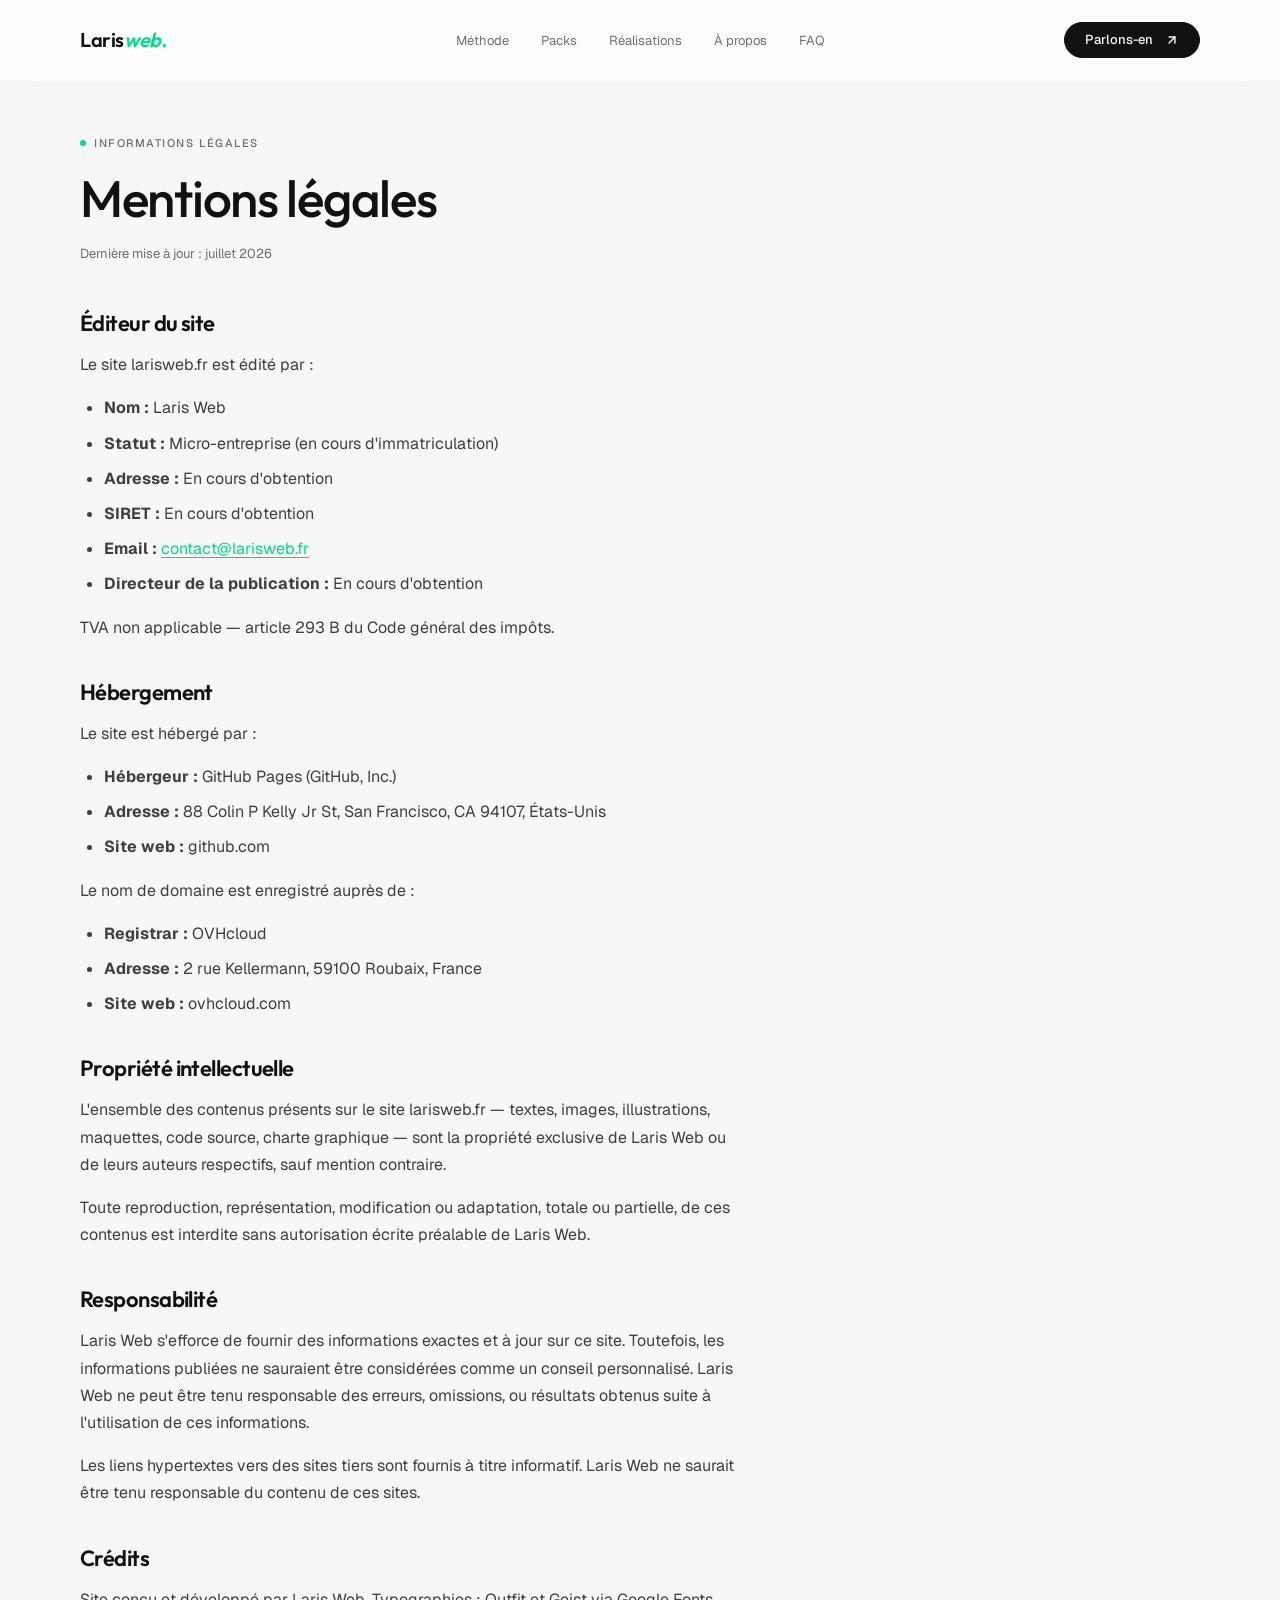
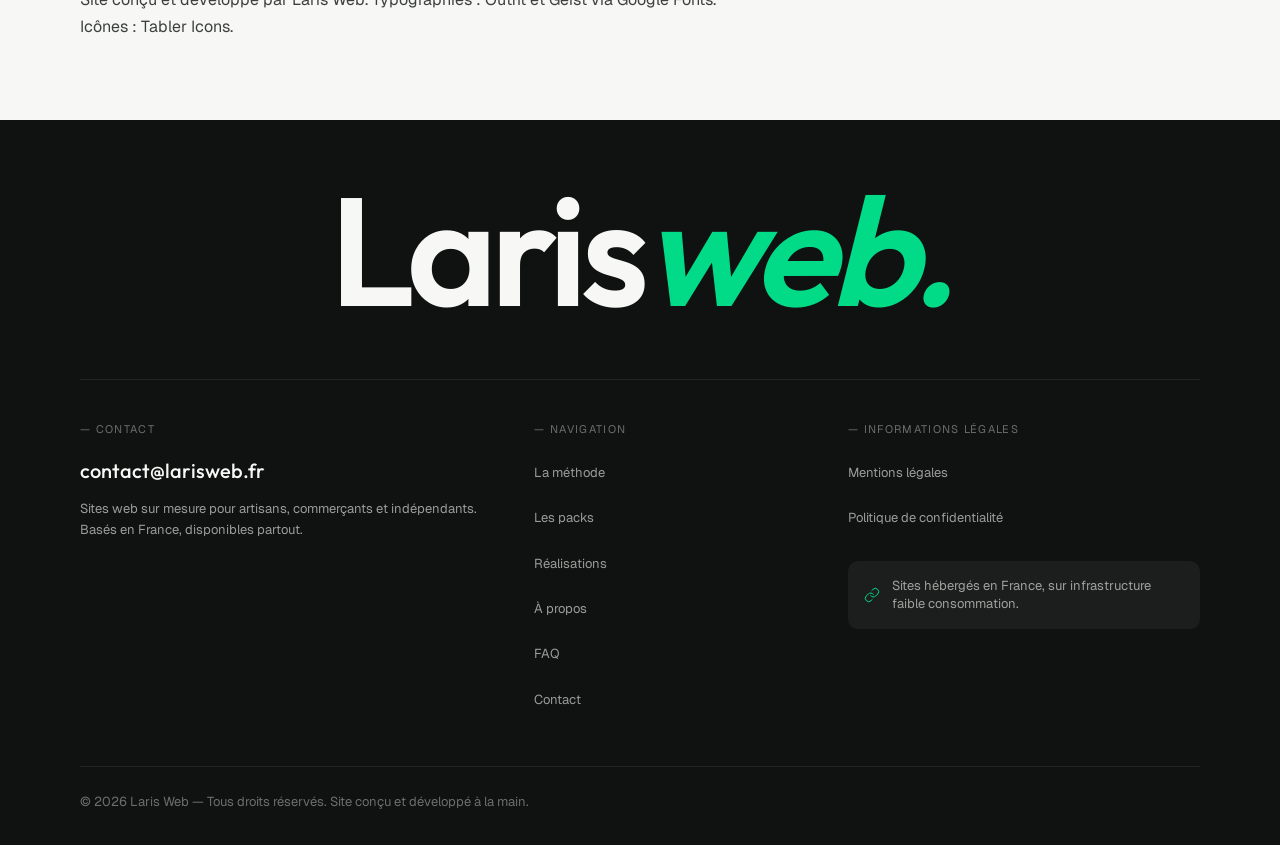
<file: docs/mentions-legales.html>
<!DOCTYPE html>
<html lang="fr">
<head>
  <meta charset="UTF-8">
  <meta name="viewport" content="width=device-width, initial-scale=1">
  <title>Mentions légales — Laris Web</title>
  <meta name="description" content="Mentions légales du site larisweb.fr — éditeur, hébergeur, propriété intellectuelle et responsabilité.">
  <meta name="theme-color" content="#0F1211">
  <meta name="robots" content="noindex">

  <link rel="icon" type="image/svg+xml" href="assets/favicon.svg">

  <link rel="preconnect" href="https://fonts.googleapis.com">
  <link rel="preconnect" href="https://fonts.gstatic.com" crossorigin>
  <link rel="stylesheet" href="https://fonts.googleapis.com/css2?family=Geist:wght@300;400;500&family=Outfit:ital,wght@0,400;0,500;0,600;0,700;0,800;1,400;1,500;1,600;1,700&display=swap">

  <link rel="stylesheet" href="css/style.css">
  <script defer src="https://cloud.umami.is/script.js" data-website-id="abe448bb-4940-47d4-ac65-975bf14cdc80"></script>
</head>
<body>
  <a class="skip-link" href="#main">Aller au contenu</a>

  <header class="site-header" id="header">
    <div class="container header__inner">
      <a href="index.html" class="brand" aria-label="Laris Web — accueil">
        <span class="brand__name">Laris</span><span class="brand__accent">web.</span>
      </a>

      <nav class="nav-desktop" aria-label="Navigation principale">
        <ul class="nav-desktop__list">
          <li><a href="index.html#methode">Méthode</a></li>
          <li><a href="index.html#packs">Packs</a></li>
          <li><a href="index.html#realisations">Réalisations</a></li>
          <li><a href="index.html#apropos">À propos</a></li>
          <li><a href="index.html#faq">FAQ</a></li>
        </ul>
      </nav>

      <a href="index.html#contact" class="btn btn--dark btn--sm header__cta">Parlons-en <svg width="14" height="14" viewBox="0 0 24 24" fill="none" stroke="currentColor" stroke-width="2.5" stroke-linecap="round" stroke-linejoin="round" aria-hidden="true"><path d="M7 17L17 7"/><path d="M7 7h10v10"/></svg></a>

      <button class="nav-toggle" aria-label="Menu" aria-expanded="false" aria-controls="mobile-menu">
        <span></span><span></span><span></span>
      </button>
    </div>

    <nav class="mobile-menu" id="mobile-menu" aria-label="Navigation mobile" hidden>
      <ul>
        <li><a href="index.html#methode">Méthode</a></li>
        <li><a href="index.html#packs">Packs</a></li>
        <li><a href="index.html#realisations">Réalisations</a></li>
        <li><a href="index.html#apropos">À propos</a></li>
        <li><a href="index.html#faq">FAQ</a></li>
        <li><a href="index.html#contact" class="mobile-menu__cta">Parlons-en</a></li>
      </ul>
    </nav>
  </header>

  <main id="main">
    <section class="legal">
      <div class="container">
        <div class="legal__header">
          <span class="eyebrow">Informations légales</span>
          <h1>Mentions légales</h1>
          <p>Dernière mise à jour : juillet 2026</p>
        </div>

        <div class="legal__content">
          <h2>Éditeur du site</h2>
          <p>Le site larisweb.fr est édité par :</p>
          <ul>
            <li><strong>Nom :</strong> Laris Web</li>
            <li><strong>Statut :</strong> Micro-entreprise (en cours d'immatriculation)</li>
            <li><strong>Adresse :</strong> En cours d'obtention</li>
            <li><strong>SIRET :</strong> En cours d'obtention</li>
            <li><strong>Email :</strong> <a href="mailto:contact@larisweb.fr">contact@larisweb.fr</a></li>
            <li><strong>Directeur de la publication :</strong> En cours d'obtention</li>
          </ul>
          <p>TVA non applicable — article 293 B du Code général des impôts.</p>

          <h2>Hébergement</h2>
          <p>Le site est hébergé par :</p>
          <ul>
            <li><strong>Hébergeur :</strong> GitHub Pages (GitHub, Inc.)</li>
            <li><strong>Adresse :</strong> 88 Colin P Kelly Jr St, San Francisco, CA 94107, États-Unis</li>
            <li><strong>Site web :</strong> github.com</li>
          </ul>
          <p>Le nom de domaine est enregistré auprès de :</p>
          <ul>
            <li><strong>Registrar :</strong> OVHcloud</li>
            <li><strong>Adresse :</strong> 2 rue Kellermann, 59100 Roubaix, France</li>
            <li><strong>Site web :</strong> ovhcloud.com</li>
          </ul>

          <h2>Propriété intellectuelle</h2>
          <p>L'ensemble des contenus présents sur le site larisweb.fr — textes, images, illustrations, maquettes, code source, charte graphique — sont la propriété exclusive de Laris Web ou de leurs auteurs respectifs, sauf mention contraire.</p>
          <p>Toute reproduction, représentation, modification ou adaptation, totale ou partielle, de ces contenus est interdite sans autorisation écrite préalable de Laris Web.</p>

          <h2>Responsabilité</h2>
          <p>Laris Web s'efforce de fournir des informations exactes et à jour sur ce site. Toutefois, les informations publiées ne sauraient être considérées comme un conseil personnalisé. Laris Web ne peut être tenu responsable des erreurs, omissions, ou résultats obtenus suite à l'utilisation de ces informations.</p>
          <p>Les liens hypertextes vers des sites tiers sont fournis à titre informatif. Laris Web ne saurait être tenu responsable du contenu de ces sites.</p>

          <h2>Crédits</h2>
          <p>Site conçu et développé par Laris Web. Typographies : Outfit et Geist via Google Fonts. Icônes : Tabler Icons.</p>
        </div>
      </div>
    </section>
  </main>

  <footer class="site-footer">
    <div class="container">
      <div class="footer__brand">
        <span class="footer__logo">Laris<em>web.</em></span>
      </div>

      <div class="footer__columns">
        <div class="footer__col">
          <span class="footer__label">— CONTACT</span>
          <a href="mailto:contact@larisweb.fr" class="footer__email">contact@larisweb.fr</a>
          <p>Sites web sur mesure pour artisans, commerçants et indépendants. Basés en France, disponibles partout.</p>
        </div>
        <div class="footer__col">
          <span class="footer__label">— NAVIGATION</span>
          <nav aria-label="Navigation secondaire">
            <ul>
              <li><a href="index.html#methode">La méthode</a></li>
              <li><a href="index.html#packs">Les packs</a></li>
              <li><a href="index.html#realisations">Réalisations</a></li>
              <li><a href="index.html#apropos">À propos</a></li>
              <li><a href="index.html#faq">FAQ</a></li>
              <li><a href="index.html#contact">Contact</a></li>
            </ul>
          </nav>
        </div>
        <div class="footer__col">
          <span class="footer__label">— INFORMATIONS LÉGALES</span>
          <nav aria-label="Informations légales">
            <ul>
              <li><a href="mentions-legales.html">Mentions légales</a></li>
              <li><a href="politique-confidentialite.html">Politique de confidentialité</a></li>
            </ul>
          </nav>
          <div class="footer__eco">
            <svg width="16" height="16" viewBox="0 0 24 24" fill="none" stroke="var(--accent)" stroke-width="1.5" stroke-linecap="round" stroke-linejoin="round" aria-hidden="true"><path d="M10 13a5 5 0 007.54.54l3-3a5 5 0 00-7.07-7.07l-1.72 1.71"/><path d="M14 11a5 5 0 00-7.54-.54l-3 3a5 5 0 007.07 7.07l1.71-1.71"/></svg>
            Sites hébergés en France, sur infrastructure faible consommation.
          </div>
        </div>
      </div>

      <div class="footer__bottom">
        <p>© 2026 Laris Web — Tous droits réservés. Site conçu et développé à la main.</p>
      </div>
    </div>
  </footer>

  <script src="js/main.js" defer></script>
</body>
</html>
</file>
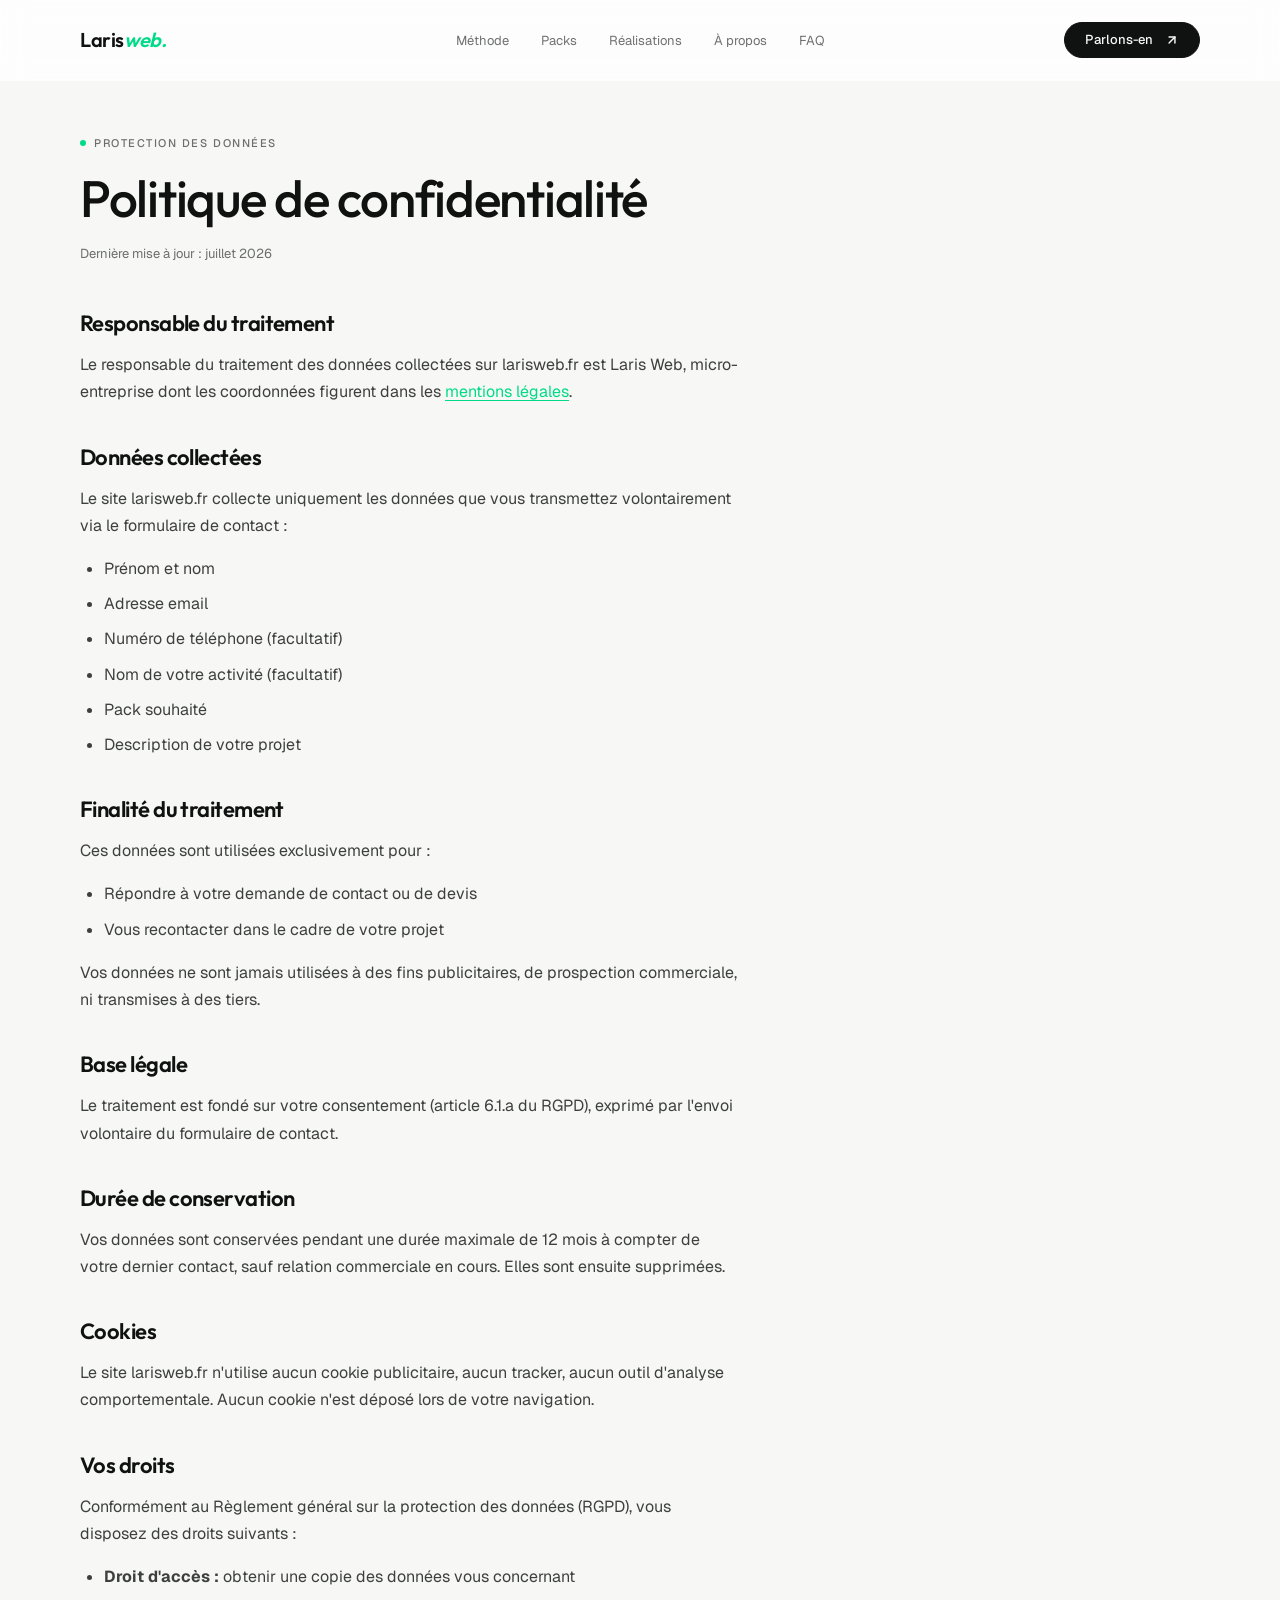
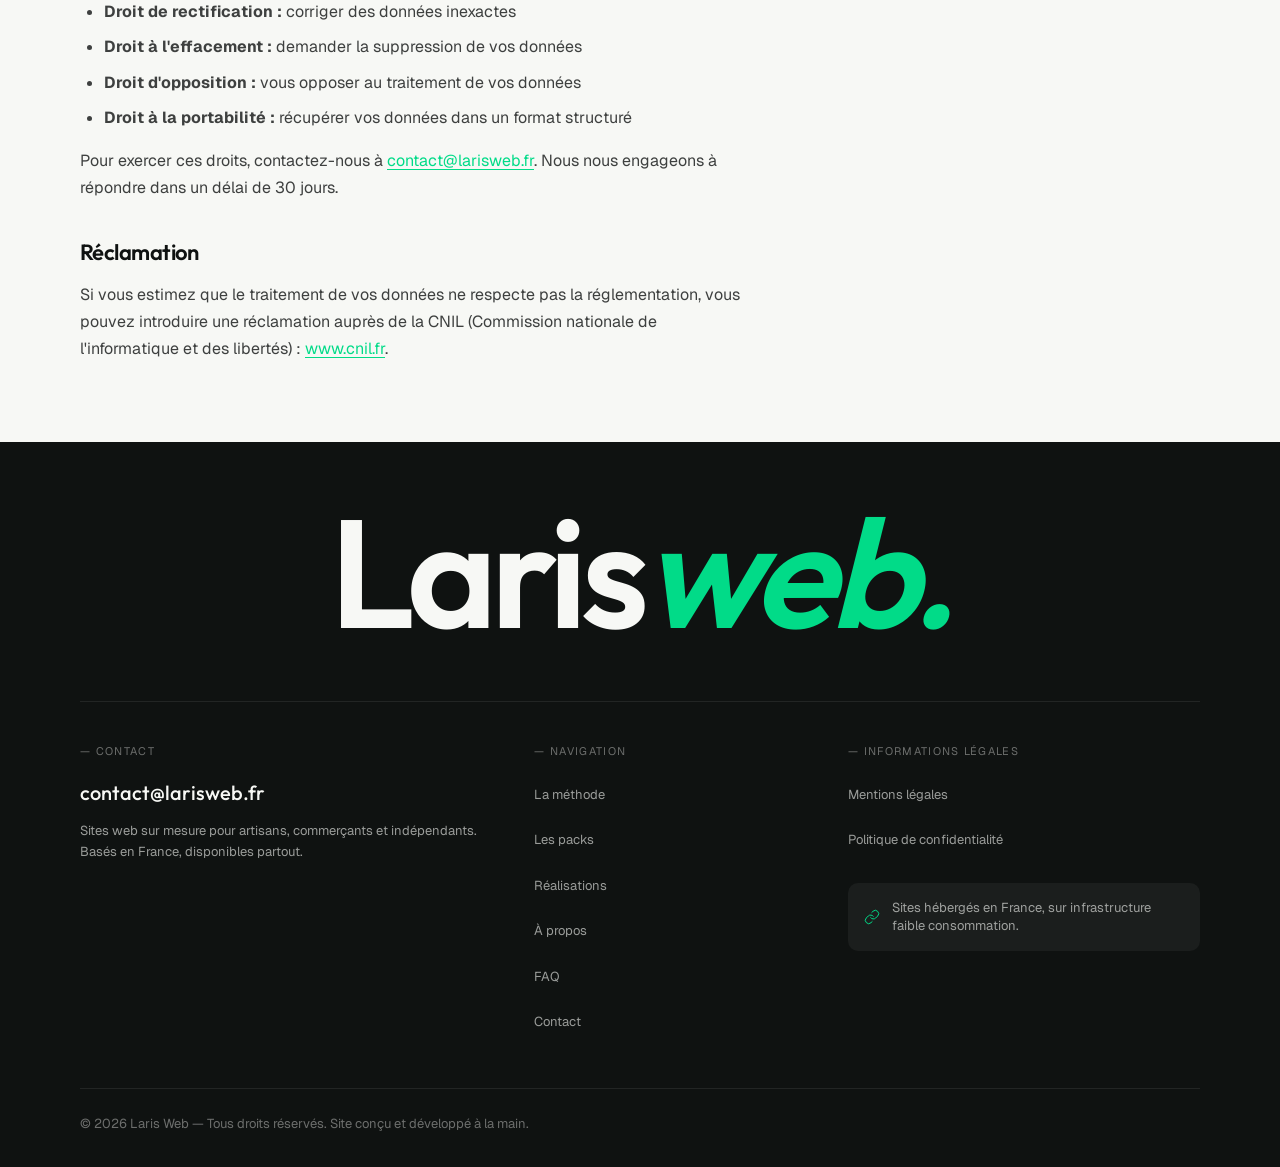
<file: docs/politique-confidentialite.html>
<!DOCTYPE html>
<html lang="fr">
<head>
  <meta charset="UTF-8">
  <meta name="viewport" content="width=device-width, initial-scale=1">
  <title>Politique de confidentialité — Laris Web</title>
  <meta name="description" content="Politique de confidentialité du site larisweb.fr — collecte, utilisation et protection de vos données personnelles.">
  <meta name="theme-color" content="#0F1211">
  <meta name="robots" content="noindex">

  <link rel="icon" type="image/svg+xml" href="assets/favicon.svg">

  <link rel="preconnect" href="https://fonts.googleapis.com">
  <link rel="preconnect" href="https://fonts.gstatic.com" crossorigin>
  <link rel="stylesheet" href="https://fonts.googleapis.com/css2?family=Geist:wght@300;400;500&family=Outfit:ital,wght@0,400;0,500;0,600;0,700;0,800;1,400;1,500;1,600;1,700&display=swap">

  <link rel="stylesheet" href="css/style.css">
  <script defer src="https://cloud.umami.is/script.js" data-website-id="abe448bb-4940-47d4-ac65-975bf14cdc80"></script>
</head>
<body>
  <a class="skip-link" href="#main">Aller au contenu</a>

  <header class="site-header" id="header">
    <div class="container header__inner">
      <a href="index.html" class="brand" aria-label="Laris Web — accueil">
        <span class="brand__name">Laris</span><span class="brand__accent">web.</span>
      </a>

      <nav class="nav-desktop" aria-label="Navigation principale">
        <ul class="nav-desktop__list">
          <li><a href="index.html#methode">Méthode</a></li>
          <li><a href="index.html#packs">Packs</a></li>
          <li><a href="index.html#realisations">Réalisations</a></li>
          <li><a href="index.html#apropos">À propos</a></li>
          <li><a href="index.html#faq">FAQ</a></li>
        </ul>
      </nav>

      <a href="index.html#contact" class="btn btn--dark btn--sm header__cta">Parlons-en <svg width="14" height="14" viewBox="0 0 24 24" fill="none" stroke="currentColor" stroke-width="2.5" stroke-linecap="round" stroke-linejoin="round" aria-hidden="true"><path d="M7 17L17 7"/><path d="M7 7h10v10"/></svg></a>

      <button class="nav-toggle" aria-label="Menu" aria-expanded="false" aria-controls="mobile-menu">
        <span></span><span></span><span></span>
      </button>
    </div>

    <nav class="mobile-menu" id="mobile-menu" aria-label="Navigation mobile" hidden>
      <ul>
        <li><a href="index.html#methode">Méthode</a></li>
        <li><a href="index.html#packs">Packs</a></li>
        <li><a href="index.html#realisations">Réalisations</a></li>
        <li><a href="index.html#apropos">À propos</a></li>
        <li><a href="index.html#faq">FAQ</a></li>
        <li><a href="index.html#contact" class="mobile-menu__cta">Parlons-en</a></li>
      </ul>
    </nav>
  </header>

  <main id="main">
    <section class="legal">
      <div class="container">
        <div class="legal__header">
          <span class="eyebrow">Protection des données</span>
          <h1>Politique de confidentialité</h1>
          <p>Dernière mise à jour : juillet 2026</p>
        </div>

        <div class="legal__content">
          <h2>Responsable du traitement</h2>
          <p>Le responsable du traitement des données collectées sur larisweb.fr est Laris Web, micro-entreprise dont les coordonnées figurent dans les <a href="mentions-legales.html">mentions légales</a>.</p>

          <h2>Données collectées</h2>
          <p>Le site larisweb.fr collecte uniquement les données que vous transmettez volontairement via le formulaire de contact :</p>
          <ul>
            <li>Prénom et nom</li>
            <li>Adresse email</li>
            <li>Numéro de téléphone (facultatif)</li>
            <li>Nom de votre activité (facultatif)</li>
            <li>Pack souhaité</li>
            <li>Description de votre projet</li>
          </ul>

          <h2>Finalité du traitement</h2>
          <p>Ces données sont utilisées exclusivement pour :</p>
          <ul>
            <li>Répondre à votre demande de contact ou de devis</li>
            <li>Vous recontacter dans le cadre de votre projet</li>
          </ul>
          <p>Vos données ne sont jamais utilisées à des fins publicitaires, de prospection commerciale, ni transmises à des tiers.</p>

          <h2>Base légale</h2>
          <p>Le traitement est fondé sur votre consentement (article 6.1.a du RGPD), exprimé par l'envoi volontaire du formulaire de contact.</p>

          <h2>Durée de conservation</h2>
          <p>Vos données sont conservées pendant une durée maximale de 12 mois à compter de votre dernier contact, sauf relation commerciale en cours. Elles sont ensuite supprimées.</p>

          <h2>Cookies</h2>
          <p>Le site larisweb.fr n'utilise aucun cookie publicitaire, aucun tracker, aucun outil d'analyse comportementale. Aucun cookie n'est déposé lors de votre navigation.</p>

          <h2>Vos droits</h2>
          <p>Conformément au Règlement général sur la protection des données (RGPD), vous disposez des droits suivants :</p>
          <ul>
            <li><strong>Droit d'accès :</strong> obtenir une copie des données vous concernant</li>
            <li><strong>Droit de rectification :</strong> corriger des données inexactes</li>
            <li><strong>Droit à l'effacement :</strong> demander la suppression de vos données</li>
            <li><strong>Droit d'opposition :</strong> vous opposer au traitement de vos données</li>
            <li><strong>Droit à la portabilité :</strong> récupérer vos données dans un format structuré</li>
          </ul>
          <p>Pour exercer ces droits, contactez-nous à <a href="mailto:contact@larisweb.fr">contact@larisweb.fr</a>. Nous nous engageons à répondre dans un délai de 30 jours.</p>

          <h2>Réclamation</h2>
          <p>Si vous estimez que le traitement de vos données ne respecte pas la réglementation, vous pouvez introduire une réclamation auprès de la CNIL (Commission nationale de l'informatique et des libertés) : <a href="https://www.cnil.fr" target="_blank" rel="noopener">www.cnil.fr</a>.</p>
        </div>
      </div>
    </section>
  </main>

  <footer class="site-footer">
    <div class="container">
      <div class="footer__brand">
        <span class="footer__logo">Laris<em>web.</em></span>
      </div>

      <div class="footer__columns">
        <div class="footer__col">
          <span class="footer__label">— CONTACT</span>
          <a href="mailto:contact@larisweb.fr" class="footer__email">contact@larisweb.fr</a>
          <p>Sites web sur mesure pour artisans, commerçants et indépendants. Basés en France, disponibles partout.</p>
        </div>
        <div class="footer__col">
          <span class="footer__label">— NAVIGATION</span>
          <nav aria-label="Navigation secondaire">
            <ul>
              <li><a href="index.html#methode">La méthode</a></li>
              <li><a href="index.html#packs">Les packs</a></li>
              <li><a href="index.html#realisations">Réalisations</a></li>
              <li><a href="index.html#apropos">À propos</a></li>
              <li><a href="index.html#faq">FAQ</a></li>
              <li><a href="index.html#contact">Contact</a></li>
            </ul>
          </nav>
        </div>
        <div class="footer__col">
          <span class="footer__label">— INFORMATIONS LÉGALES</span>
          <nav aria-label="Informations légales">
            <ul>
              <li><a href="mentions-legales.html">Mentions légales</a></li>
              <li><a href="politique-confidentialite.html">Politique de confidentialité</a></li>
            </ul>
          </nav>
          <div class="footer__eco">
            <svg width="16" height="16" viewBox="0 0 24 24" fill="none" stroke="var(--accent)" stroke-width="1.5" stroke-linecap="round" stroke-linejoin="round" aria-hidden="true"><path d="M10 13a5 5 0 007.54.54l3-3a5 5 0 00-7.07-7.07l-1.72 1.71"/><path d="M14 11a5 5 0 00-7.54-.54l-3 3a5 5 0 007.07 7.07l1.71-1.71"/></svg>
            Sites hébergés en France, sur infrastructure faible consommation.
          </div>
        </div>
      </div>

      <div class="footer__bottom">
        <p>© 2026 Laris Web — Tous droits réservés. Site conçu et développé à la main.</p>
      </div>
    </div>
  </footer>

  <script src="js/main.js" defer></script>
</body>
</html>
</file>
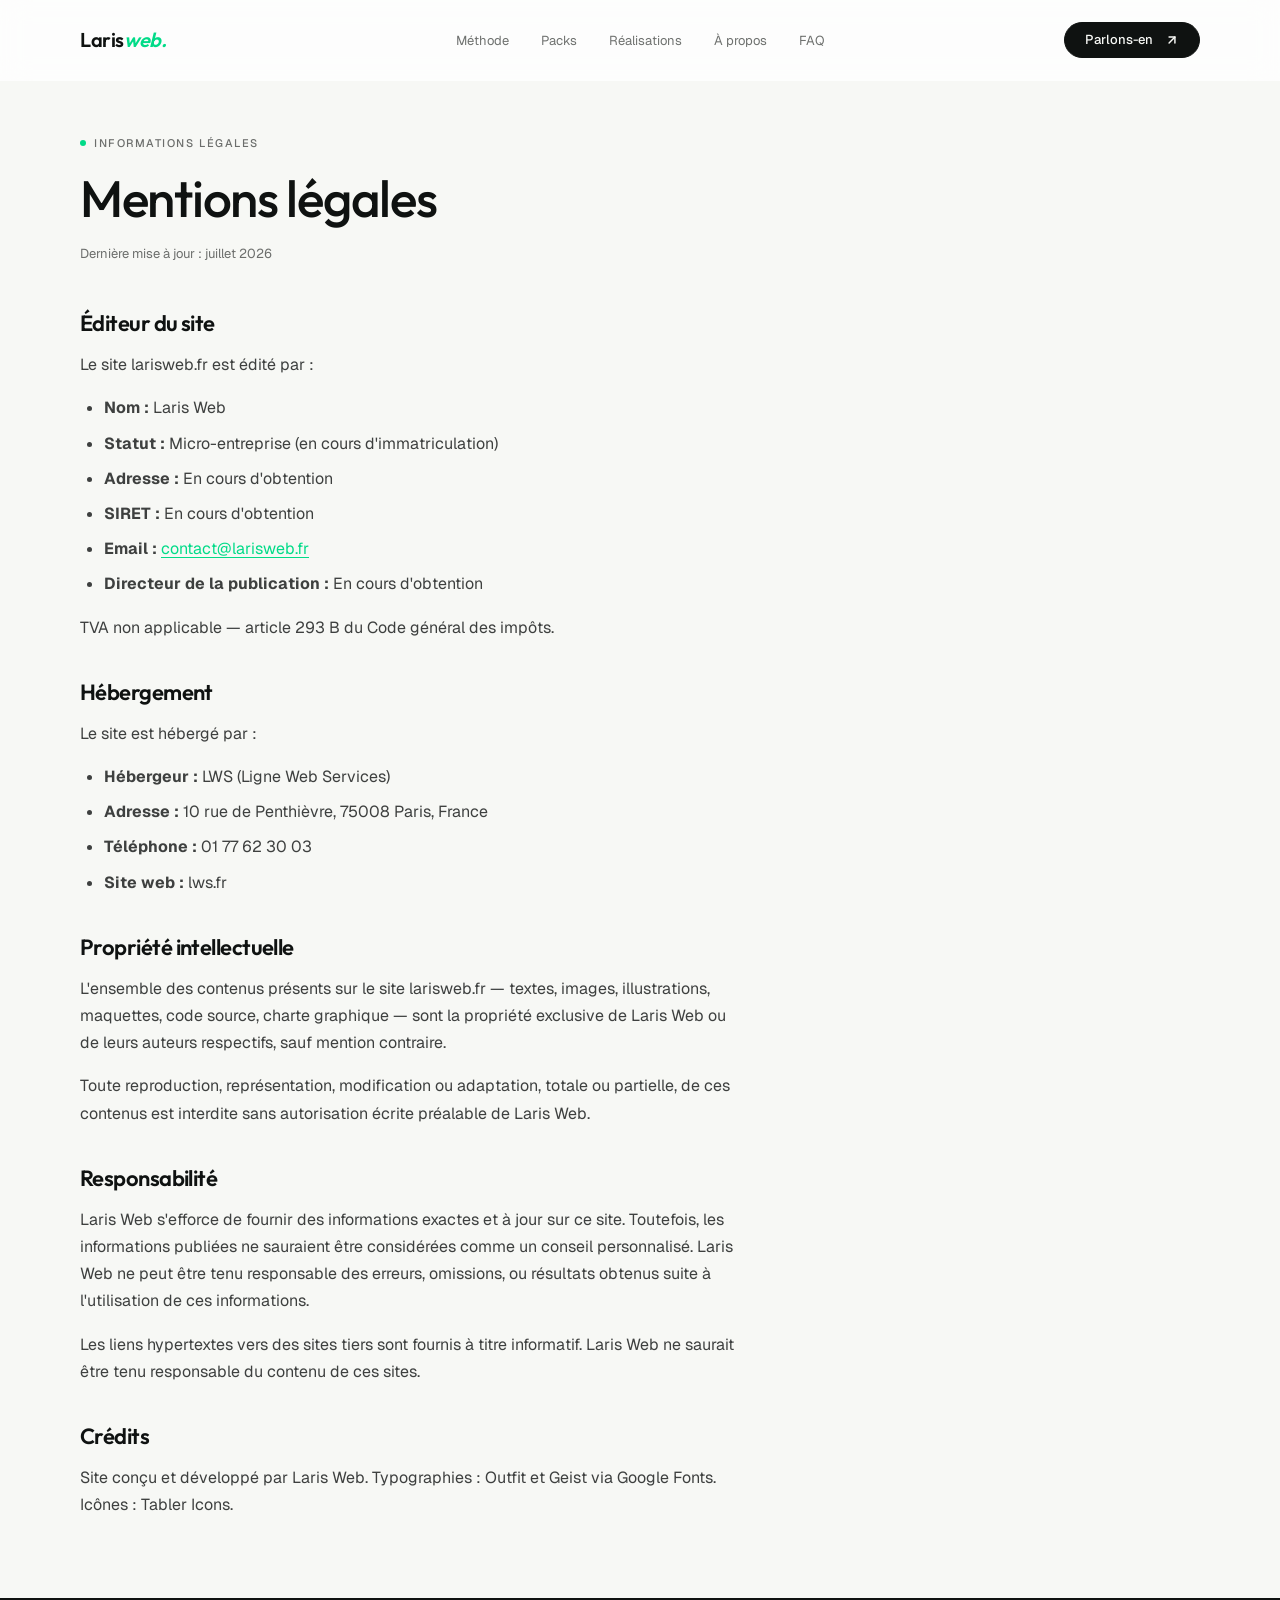
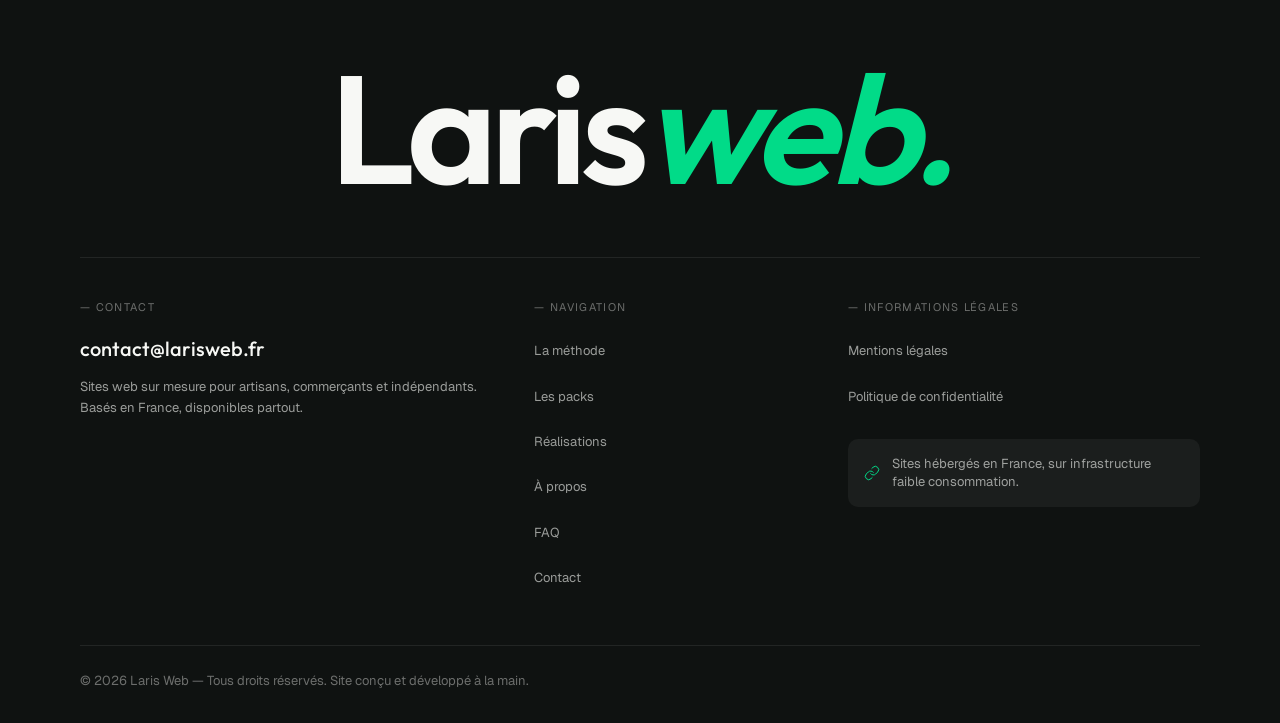
<file: public/mentions-legales.html>
<!DOCTYPE html>
<html lang="fr">
<head>
  <meta charset="UTF-8">
  <meta name="viewport" content="width=device-width, initial-scale=1">
  <title>Mentions légales — Laris Web</title>
  <meta name="description" content="Mentions légales du site larisweb.fr — éditeur, hébergeur, propriété intellectuelle et responsabilité.">
  <meta name="theme-color" content="#0F1211">
  <meta name="robots" content="noindex">

  <link rel="icon" type="image/svg+xml" href="assets/favicon.svg">

  <link rel="preconnect" href="https://fonts.googleapis.com">
  <link rel="preconnect" href="https://fonts.gstatic.com" crossorigin>
  <link rel="stylesheet" href="https://fonts.googleapis.com/css2?family=Geist:wght@300;400;500&family=Outfit:ital,wght@0,400;0,500;0,600;0,700;0,800;1,400;1,500;1,600;1,700&display=swap">

  <link rel="stylesheet" href="css/style.css">
</head>
<body>
  <a class="skip-link" href="#main">Aller au contenu</a>

  <header class="site-header" id="header">
    <div class="container header__inner">
      <a href="index.html" class="brand" aria-label="Laris Web — accueil">
        <span class="brand__name">Laris</span><span class="brand__accent">web.</span>
      </a>

      <nav class="nav-desktop" aria-label="Navigation principale">
        <ul class="nav-desktop__list">
          <li><a href="index.html#methode">Méthode</a></li>
          <li><a href="index.html#packs">Packs</a></li>
          <li><a href="index.html#realisations">Réalisations</a></li>
          <li><a href="index.html#apropos">À propos</a></li>
          <li><a href="index.html#faq">FAQ</a></li>
        </ul>
      </nav>

      <a href="index.html#contact" class="btn btn--dark btn--sm header__cta">Parlons-en <svg width="14" height="14" viewBox="0 0 24 24" fill="none" stroke="currentColor" stroke-width="2.5" stroke-linecap="round" stroke-linejoin="round" aria-hidden="true"><path d="M7 17L17 7"/><path d="M7 7h10v10"/></svg></a>

      <button class="nav-toggle" aria-label="Menu" aria-expanded="false" aria-controls="mobile-menu">
        <span></span><span></span><span></span>
      </button>
    </div>

    <nav class="mobile-menu" id="mobile-menu" aria-label="Navigation mobile" hidden>
      <ul>
        <li><a href="index.html#methode">Méthode</a></li>
        <li><a href="index.html#packs">Packs</a></li>
        <li><a href="index.html#realisations">Réalisations</a></li>
        <li><a href="index.html#apropos">À propos</a></li>
        <li><a href="index.html#faq">FAQ</a></li>
        <li><a href="index.html#contact" class="mobile-menu__cta">Parlons-en</a></li>
      </ul>
    </nav>
  </header>

  <main id="main">
    <section class="legal">
      <div class="container">
        <div class="legal__header">
          <span class="eyebrow">Informations légales</span>
          <h1>Mentions légales</h1>
          <p>Dernière mise à jour : juillet 2026</p>
        </div>

        <div class="legal__content">
          <h2>Éditeur du site</h2>
          <p>Le site larisweb.fr est édité par :</p>
          <ul>
            <li><strong>Nom :</strong> Laris Web</li>
            <li><strong>Statut :</strong> Micro-entreprise (en cours d'immatriculation)</li>
            <li><strong>Adresse :</strong> En cours d'obtention</li>
            <li><strong>SIRET :</strong> En cours d'obtention</li>
            <li><strong>Email :</strong> <a href="mailto:contact@larisweb.fr">contact@larisweb.fr</a></li>
            <li><strong>Directeur de la publication :</strong> En cours d'obtention</li>
          </ul>
          <p>TVA non applicable — article 293 B du Code général des impôts.</p>

          <h2>Hébergement</h2>
          <p>Le site est hébergé par :</p>
          <ul>
            <li><strong>Hébergeur :</strong> LWS (Ligne Web Services)</li>
            <li><strong>Adresse :</strong> 10 rue de Penthièvre, 75008 Paris, France</li>
            <li><strong>Téléphone :</strong> 01 77 62 30 03</li>
            <li><strong>Site web :</strong> lws.fr</li>
          </ul>

          <h2>Propriété intellectuelle</h2>
          <p>L'ensemble des contenus présents sur le site larisweb.fr — textes, images, illustrations, maquettes, code source, charte graphique — sont la propriété exclusive de Laris Web ou de leurs auteurs respectifs, sauf mention contraire.</p>
          <p>Toute reproduction, représentation, modification ou adaptation, totale ou partielle, de ces contenus est interdite sans autorisation écrite préalable de Laris Web.</p>

          <h2>Responsabilité</h2>
          <p>Laris Web s'efforce de fournir des informations exactes et à jour sur ce site. Toutefois, les informations publiées ne sauraient être considérées comme un conseil personnalisé. Laris Web ne peut être tenu responsable des erreurs, omissions, ou résultats obtenus suite à l'utilisation de ces informations.</p>
          <p>Les liens hypertextes vers des sites tiers sont fournis à titre informatif. Laris Web ne saurait être tenu responsable du contenu de ces sites.</p>

          <h2>Crédits</h2>
          <p>Site conçu et développé par Laris Web. Typographies : Outfit et Geist via Google Fonts. Icônes : Tabler Icons.</p>
        </div>
      </div>
    </section>
  </main>

  <footer class="site-footer">
    <div class="container">
      <div class="footer__brand">
        <span class="footer__logo">Laris<em>web.</em></span>
      </div>

      <div class="footer__columns">
        <div class="footer__col">
          <span class="footer__label">— CONTACT</span>
          <a href="mailto:contact@larisweb.fr" class="footer__email">contact@larisweb.fr</a>
          <p>Sites web sur mesure pour artisans, commerçants et indépendants. Basés en France, disponibles partout.</p>
        </div>
        <div class="footer__col">
          <span class="footer__label">— NAVIGATION</span>
          <nav aria-label="Navigation secondaire">
            <ul>
              <li><a href="index.html#methode">La méthode</a></li>
              <li><a href="index.html#packs">Les packs</a></li>
              <li><a href="index.html#realisations">Réalisations</a></li>
              <li><a href="index.html#apropos">À propos</a></li>
              <li><a href="index.html#faq">FAQ</a></li>
              <li><a href="index.html#contact">Contact</a></li>
            </ul>
          </nav>
        </div>
        <div class="footer__col">
          <span class="footer__label">— INFORMATIONS LÉGALES</span>
          <nav aria-label="Informations légales">
            <ul>
              <li><a href="mentions-legales.html">Mentions légales</a></li>
              <li><a href="politique-confidentialite.html">Politique de confidentialité</a></li>
            </ul>
          </nav>
          <div class="footer__eco">
            <svg width="16" height="16" viewBox="0 0 24 24" fill="none" stroke="var(--accent)" stroke-width="1.5" stroke-linecap="round" stroke-linejoin="round" aria-hidden="true"><path d="M10 13a5 5 0 007.54.54l3-3a5 5 0 00-7.07-7.07l-1.72 1.71"/><path d="M14 11a5 5 0 00-7.54-.54l-3 3a5 5 0 007.07 7.07l1.71-1.71"/></svg>
            Sites hébergés en France, sur infrastructure faible consommation.
          </div>
        </div>
      </div>

      <div class="footer__bottom">
        <p>© 2026 Laris Web — Tous droits réservés. Site conçu et développé à la main.</p>
      </div>
    </div>
  </footer>

  <script src="js/main.js" defer></script>
</body>
</html>
</file>
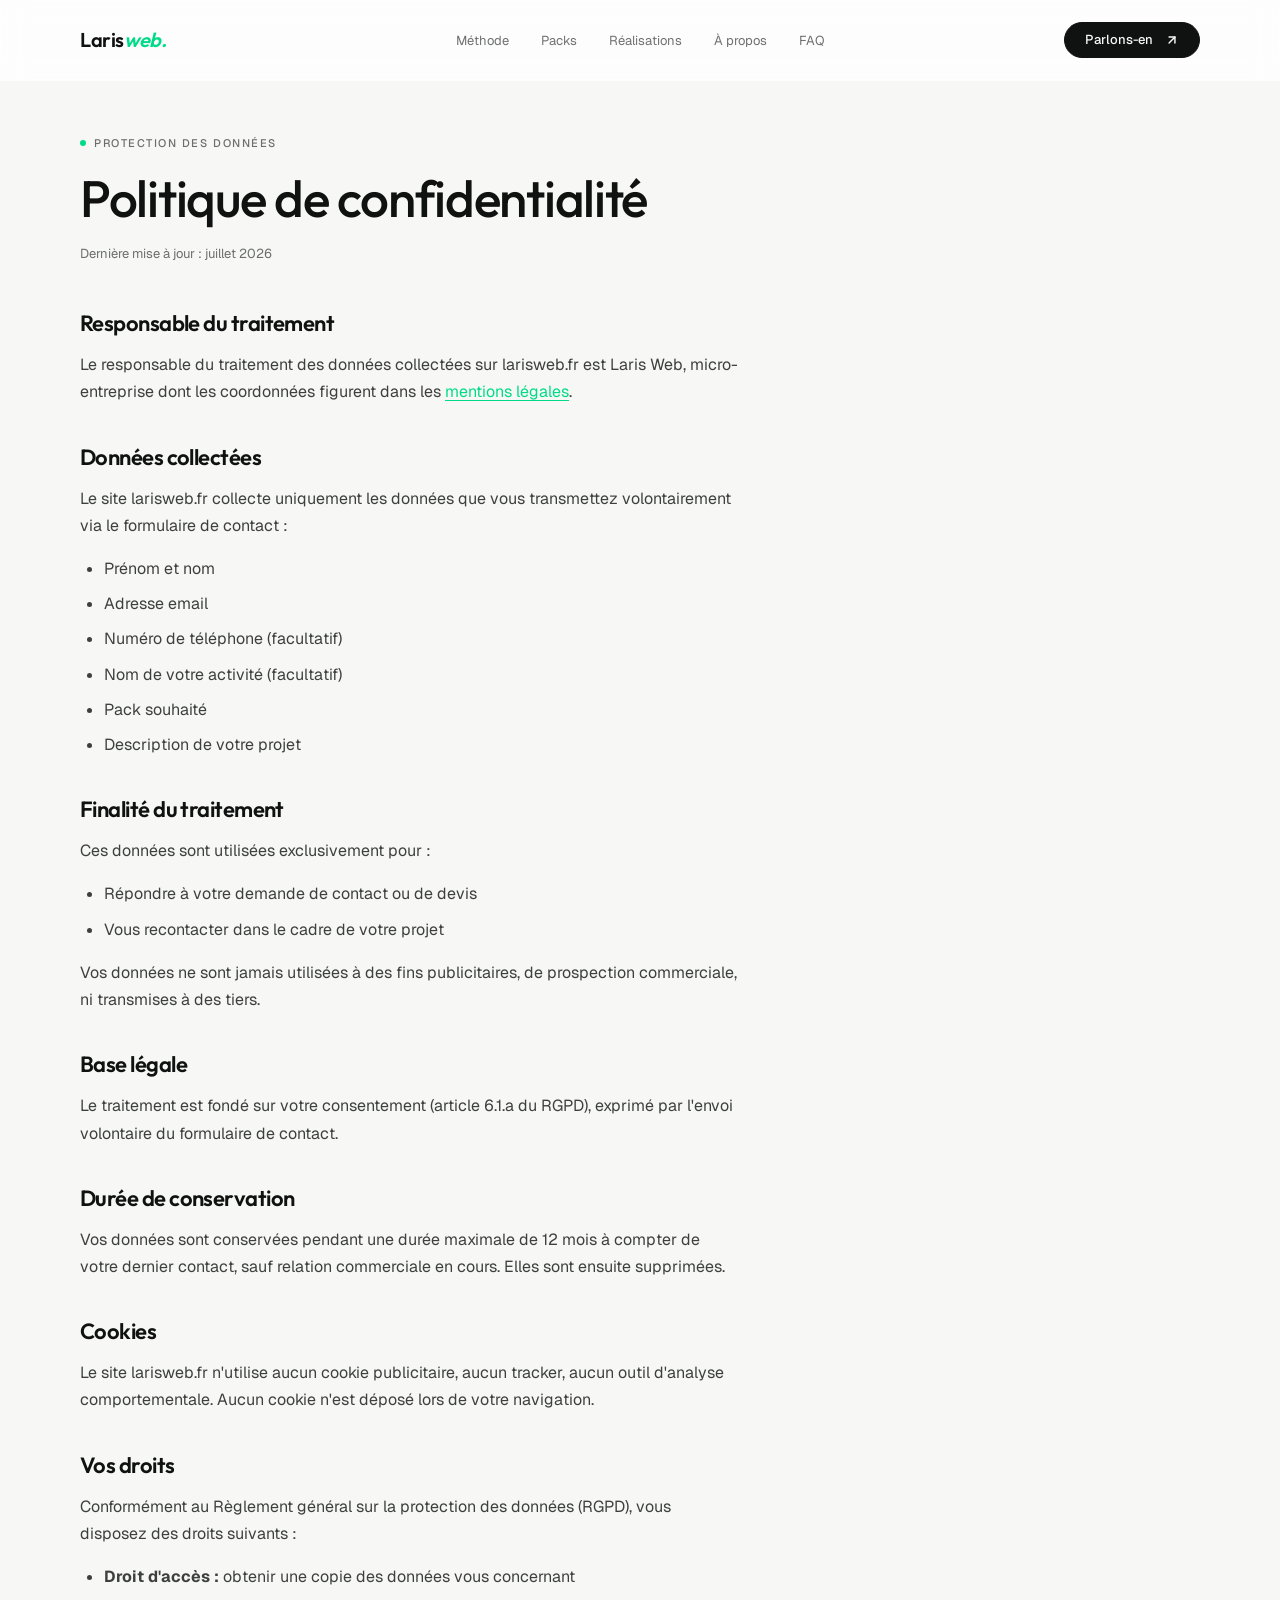
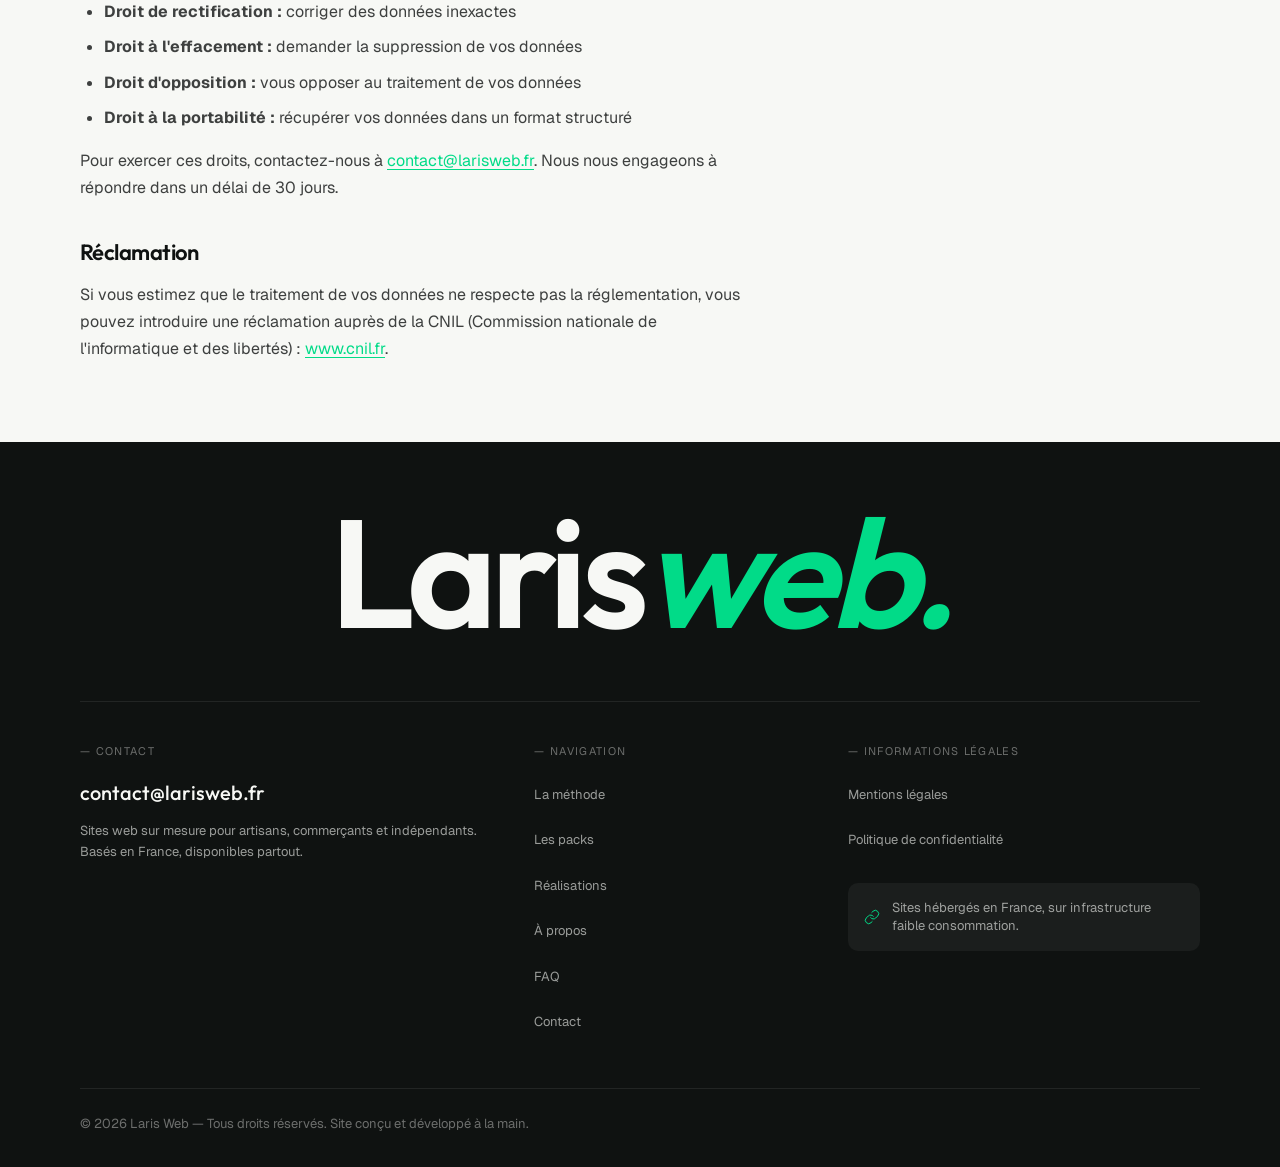
<file: public/politique-confidentialite.html>
<!DOCTYPE html>
<html lang="fr">
<head>
  <meta charset="UTF-8">
  <meta name="viewport" content="width=device-width, initial-scale=1">
  <title>Politique de confidentialité — Laris Web</title>
  <meta name="description" content="Politique de confidentialité du site larisweb.fr — collecte, utilisation et protection de vos données personnelles.">
  <meta name="theme-color" content="#0F1211">
  <meta name="robots" content="noindex">

  <link rel="icon" type="image/svg+xml" href="assets/favicon.svg">

  <link rel="preconnect" href="https://fonts.googleapis.com">
  <link rel="preconnect" href="https://fonts.gstatic.com" crossorigin>
  <link rel="stylesheet" href="https://fonts.googleapis.com/css2?family=Geist:wght@300;400;500&family=Outfit:ital,wght@0,400;0,500;0,600;0,700;0,800;1,400;1,500;1,600;1,700&display=swap">

  <link rel="stylesheet" href="css/style.css">
</head>
<body>
  <a class="skip-link" href="#main">Aller au contenu</a>

  <header class="site-header" id="header">
    <div class="container header__inner">
      <a href="index.html" class="brand" aria-label="Laris Web — accueil">
        <span class="brand__name">Laris</span><span class="brand__accent">web.</span>
      </a>

      <nav class="nav-desktop" aria-label="Navigation principale">
        <ul class="nav-desktop__list">
          <li><a href="index.html#methode">Méthode</a></li>
          <li><a href="index.html#packs">Packs</a></li>
          <li><a href="index.html#realisations">Réalisations</a></li>
          <li><a href="index.html#apropos">À propos</a></li>
          <li><a href="index.html#faq">FAQ</a></li>
        </ul>
      </nav>

      <a href="index.html#contact" class="btn btn--dark btn--sm header__cta">Parlons-en <svg width="14" height="14" viewBox="0 0 24 24" fill="none" stroke="currentColor" stroke-width="2.5" stroke-linecap="round" stroke-linejoin="round" aria-hidden="true"><path d="M7 17L17 7"/><path d="M7 7h10v10"/></svg></a>

      <button class="nav-toggle" aria-label="Menu" aria-expanded="false" aria-controls="mobile-menu">
        <span></span><span></span><span></span>
      </button>
    </div>

    <nav class="mobile-menu" id="mobile-menu" aria-label="Navigation mobile" hidden>
      <ul>
        <li><a href="index.html#methode">Méthode</a></li>
        <li><a href="index.html#packs">Packs</a></li>
        <li><a href="index.html#realisations">Réalisations</a></li>
        <li><a href="index.html#apropos">À propos</a></li>
        <li><a href="index.html#faq">FAQ</a></li>
        <li><a href="index.html#contact" class="mobile-menu__cta">Parlons-en</a></li>
      </ul>
    </nav>
  </header>

  <main id="main">
    <section class="legal">
      <div class="container">
        <div class="legal__header">
          <span class="eyebrow">Protection des données</span>
          <h1>Politique de confidentialité</h1>
          <p>Dernière mise à jour : juillet 2026</p>
        </div>

        <div class="legal__content">
          <h2>Responsable du traitement</h2>
          <p>Le responsable du traitement des données collectées sur larisweb.fr est Laris Web, micro-entreprise dont les coordonnées figurent dans les <a href="mentions-legales.html">mentions légales</a>.</p>

          <h2>Données collectées</h2>
          <p>Le site larisweb.fr collecte uniquement les données que vous transmettez volontairement via le formulaire de contact :</p>
          <ul>
            <li>Prénom et nom</li>
            <li>Adresse email</li>
            <li>Numéro de téléphone (facultatif)</li>
            <li>Nom de votre activité (facultatif)</li>
            <li>Pack souhaité</li>
            <li>Description de votre projet</li>
          </ul>

          <h2>Finalité du traitement</h2>
          <p>Ces données sont utilisées exclusivement pour :</p>
          <ul>
            <li>Répondre à votre demande de contact ou de devis</li>
            <li>Vous recontacter dans le cadre de votre projet</li>
          </ul>
          <p>Vos données ne sont jamais utilisées à des fins publicitaires, de prospection commerciale, ni transmises à des tiers.</p>

          <h2>Base légale</h2>
          <p>Le traitement est fondé sur votre consentement (article 6.1.a du RGPD), exprimé par l'envoi volontaire du formulaire de contact.</p>

          <h2>Durée de conservation</h2>
          <p>Vos données sont conservées pendant une durée maximale de 12 mois à compter de votre dernier contact, sauf relation commerciale en cours. Elles sont ensuite supprimées.</p>

          <h2>Cookies</h2>
          <p>Le site larisweb.fr n'utilise aucun cookie publicitaire, aucun tracker, aucun outil d'analyse comportementale. Aucun cookie n'est déposé lors de votre navigation.</p>

          <h2>Vos droits</h2>
          <p>Conformément au Règlement général sur la protection des données (RGPD), vous disposez des droits suivants :</p>
          <ul>
            <li><strong>Droit d'accès :</strong> obtenir une copie des données vous concernant</li>
            <li><strong>Droit de rectification :</strong> corriger des données inexactes</li>
            <li><strong>Droit à l'effacement :</strong> demander la suppression de vos données</li>
            <li><strong>Droit d'opposition :</strong> vous opposer au traitement de vos données</li>
            <li><strong>Droit à la portabilité :</strong> récupérer vos données dans un format structuré</li>
          </ul>
          <p>Pour exercer ces droits, contactez-nous à <a href="mailto:contact@larisweb.fr">contact@larisweb.fr</a>. Nous nous engageons à répondre dans un délai de 30 jours.</p>

          <h2>Réclamation</h2>
          <p>Si vous estimez que le traitement de vos données ne respecte pas la réglementation, vous pouvez introduire une réclamation auprès de la CNIL (Commission nationale de l'informatique et des libertés) : <a href="https://www.cnil.fr" target="_blank" rel="noopener">www.cnil.fr</a>.</p>
        </div>
      </div>
    </section>
  </main>

  <footer class="site-footer">
    <div class="container">
      <div class="footer__brand">
        <span class="footer__logo">Laris<em>web.</em></span>
      </div>

      <div class="footer__columns">
        <div class="footer__col">
          <span class="footer__label">— CONTACT</span>
          <a href="mailto:contact@larisweb.fr" class="footer__email">contact@larisweb.fr</a>
          <p>Sites web sur mesure pour artisans, commerçants et indépendants. Basés en France, disponibles partout.</p>
        </div>
        <div class="footer__col">
          <span class="footer__label">— NAVIGATION</span>
          <nav aria-label="Navigation secondaire">
            <ul>
              <li><a href="index.html#methode">La méthode</a></li>
              <li><a href="index.html#packs">Les packs</a></li>
              <li><a href="index.html#realisations">Réalisations</a></li>
              <li><a href="index.html#apropos">À propos</a></li>
              <li><a href="index.html#faq">FAQ</a></li>
              <li><a href="index.html#contact">Contact</a></li>
            </ul>
          </nav>
        </div>
        <div class="footer__col">
          <span class="footer__label">— INFORMATIONS LÉGALES</span>
          <nav aria-label="Informations légales">
            <ul>
              <li><a href="mentions-legales.html">Mentions légales</a></li>
              <li><a href="politique-confidentialite.html">Politique de confidentialité</a></li>
            </ul>
          </nav>
          <div class="footer__eco">
            <svg width="16" height="16" viewBox="0 0 24 24" fill="none" stroke="var(--accent)" stroke-width="1.5" stroke-linecap="round" stroke-linejoin="round" aria-hidden="true"><path d="M10 13a5 5 0 007.54.54l3-3a5 5 0 00-7.07-7.07l-1.72 1.71"/><path d="M14 11a5 5 0 00-7.54-.54l-3 3a5 5 0 007.07 7.07l1.71-1.71"/></svg>
            Sites hébergés en France, sur infrastructure faible consommation.
          </div>
        </div>
      </div>

      <div class="footer__bottom">
        <p>© 2026 Laris Web — Tous droits réservés. Site conçu et développé à la main.</p>
      </div>
    </div>
  </footer>

  <script src="js/main.js" defer></script>
</body>
</html>
</file>
<file: docs/css/style.css>
/* ============================================================
   LARIS WEB — style.css
   ============================================================ */

/* 1. Tokens
   ---------------------------------------------------------- */
:root {
  --bg: #F7F8F5;
  --bg-2: #EDEEE9;
  --paper: #FFFFFF;
  --ink: #0F1211;
  --ink-80: rgba(15, 18, 17, 0.8);
  --ink-60: rgba(15, 18, 17, 0.6);
  --ink-40: rgba(15, 18, 17, 0.4);
  --ink-20: rgba(15, 18, 17, 0.2);
  --ink-10: rgba(15, 18, 17, 0.1);
  --ink-05: rgba(15, 18, 17, 0.05);
  --accent: #01DB88;
  --accent-ink: #0F1211;
  --white-60: rgba(247, 248, 245, 0.6);
  --white-40: rgba(247, 248, 245, 0.4);

  --font-display: 'Outfit', system-ui, sans-serif;
  --font-body: 'Geist', system-ui, sans-serif;

  --fs-display: clamp(2.75rem, 5.5vw + 0.5rem, 5.5rem);
  --fs-h2: clamp(2rem, 3vw + 0.8rem, 3.5rem);
  --fs-h3: clamp(1.125rem, 0.5vw + 1rem, 1.375rem);
  --fs-body: clamp(0.9375rem, 0.15vw + 0.9rem, 1rem);
  --fs-small: 0.8125rem;
  --fs-eyebrow: 0.6875rem;

  --sp-1: 0.25rem; --sp-2: 0.5rem; --sp-3: 0.75rem;
  --sp-4: 1rem; --sp-5: 1.25rem; --sp-6: 1.5rem;
  --sp-8: 2rem; --sp-10: 2.5rem; --sp-12: 3rem;
  --sp-16: 4rem; --sp-20: 5rem; --sp-24: 6rem;
  --sp-32: 8rem;

  --r-sm: 10px; --r-md: 16px; --r-lg: 22px; --r-pill: 999px;
  --shadow-sm: 0 1px 3px rgba(15,18,17,0.05);
  --shadow-md: 0 12px 32px -12px rgba(15,18,17,0.15);

  --container: 1200px;
  --gutter: clamp(1.25rem, 4vw, 2.5rem);
  --header-h: 80px;

  --ease-out: cubic-bezier(0.16, 1, 0.3, 1);
  --dur-fast: 180ms;
  --dur: 420ms;
  --dur-slow: 700ms;
}

/* 2. Reset
   ---------------------------------------------------------- */
*, *::before, *::after { box-sizing: border-box; }
* { margin: 0; padding: 0; }
html { -webkit-text-size-adjust: 100%; scroll-behavior: smooth; }

@media (prefers-reduced-motion: reduce) {
  html { scroll-behavior: auto; }
  *, *::before, *::after {
    animation-duration: 0.01ms !important;
    transition-duration: 0.01ms !important;
  }
}

body {
  min-height: 100vh;
  font-family: var(--font-body);
  font-size: var(--fs-body);
  line-height: 1.65;
  color: var(--ink);
  background: var(--bg);
  -webkit-font-smoothing: antialiased;
  -moz-osx-font-smoothing: grayscale;
}

img, svg, video { display: block; max-width: 100%; height: auto; }
button { font: inherit; color: inherit; background: none; border: 0; cursor: pointer; }
a { color: inherit; text-decoration: none; }
ul, ol { list-style: none; }
input, textarea, select { font: inherit; color: inherit; }
fieldset { border: 0; }

:focus-visible {
  outline: 2px solid var(--accent);
  outline-offset: 3px;
  border-radius: 2px;
}
::selection { background: var(--accent); color: var(--accent-ink); }

/* 3. Base typo
   ---------------------------------------------------------- */
h1, h2, h3, h4 {
  font-family: var(--font-display);
  font-weight: 500;
  line-height: 1.05;
  letter-spacing: -0.025em;
}
h2 { font-size: var(--fs-h2); }
h3 { font-size: var(--fs-h3); font-weight: 600; line-height: 1.3; }
em, .accent-italic { font-style: italic; color: var(--accent); }
.em-text { color: var(--ink); }
p { max-width: 60ch; }
sup { font-size: 0.6em; vertical-align: super; }

.skip-link {
  position: absolute;
  top: -100px;
  left: var(--sp-4);
  background: var(--ink);
  color: var(--bg);
  padding: var(--sp-3) var(--sp-4);
  border-radius: var(--r-sm);
  z-index: 200;
  font-size: var(--fs-small);
  transition: top var(--dur-fast);
}
.skip-link:focus { top: var(--sp-4); }

/* 4. Utilities
   ---------------------------------------------------------- */
.container {
  width: 100%;
  max-width: var(--container);
  margin-inline: auto;
  padding-inline: var(--gutter);
}

.eyebrow {
  display: inline-flex;
  align-items: center;
  gap: var(--sp-2);
  font-family: var(--font-body);
  font-size: var(--fs-eyebrow);
  font-weight: 500;
  letter-spacing: 0.14em;
  text-transform: uppercase;
  color: var(--ink-60);
}
.eyebrow::before {
  content: "";
  width: 6px;
  height: 6px;
  border-radius: 50%;
  background: var(--accent);
  flex-shrink: 0;
}
.eyebrow--light { color: var(--white-60); }
.eyebrow--light::before { background: var(--accent); }

.btn {
  display: inline-flex;
  align-items: center;
  justify-content: center;
  gap: var(--sp-3);
  padding: 0.875rem 1.75rem;
  font-family: var(--font-body);
  font-size: var(--fs-small);
  font-weight: 500;
  border-radius: var(--r-pill);
  transition: transform var(--dur-fast) var(--ease-out),
              background var(--dur-fast),
              box-shadow var(--dur-fast);
  cursor: pointer;
  white-space: nowrap;
  border: 1px solid transparent;
}
.btn svg { flex-shrink: 0; }
.btn--sm { padding: 0.375rem 1.25rem; }
.btn--dark { background: var(--ink); color: var(--bg); border-color: var(--ink); }
.btn--dark:hover { background: var(--accent); color: var(--accent-ink); border-color: var(--accent); transform: translateY(-1px); box-shadow: var(--shadow-md); }
.btn--accent { background: var(--accent); color: var(--accent-ink); }
.btn--outline { background: transparent; color: var(--ink); border-color: var(--ink-20); }
.btn--outline:hover { border-color: var(--ink-60); }
.btn--outline-light { background: transparent; color: var(--bg); border-color: var(--white-40); }
.btn--outline-light:hover { border-color: var(--bg); }
.btn--ghost {
  background: transparent; color: var(--ink); border: 0; padding-inline: 0; gap: var(--sp-2);
}
.btn--ghost::after { content: "→"; transition: transform var(--dur-fast) var(--ease-out); }
.btn--ghost:hover::after { transform: translateX(4px); }
.btn--ghost svg { display: none; }
.btn--ghost-light { color: var(--white-60); }
.btn--disabled { opacity: 0.5; cursor: default; pointer-events: none; }

/* Scroll reveal */
.reveal {
  opacity: 0;
  transform: translateY(20px);
  transition: opacity var(--dur-slow) var(--ease-out),
              transform var(--dur-slow) var(--ease-out);
}
.reveal.is-visible { opacity: 1; transform: none; }

.section { padding: var(--sp-16) 0; }
@media (min-width: 768px) {
  .section { padding: var(--sp-24) 0; }
}
.section__title { margin-top: var(--sp-4); }
.section__subtitle { margin-top: var(--sp-3); }
main > section { scroll-margin-top: calc(var(--header-h) + var(--sp-4)); }

/* 5. Header
   ---------------------------------------------------------- */
.site-header {
  position: fixed;
  top: 0; left: 0; right: 0;
  z-index: 100;
  background: rgba(255, 255, 255, 0.75);
  backdrop-filter: blur(14px);
  -webkit-backdrop-filter: blur(14px);
  border-bottom: 1px solid transparent;
  transition: background var(--dur-fast), border-color var(--dur-fast);
}
.site-header.is-scrolled {
  background: rgba(255, 255, 255, 0.95);
  border-bottom-color: var(--ink-10);
}

.header__inner {
  display: flex;
  align-items: center;
  gap: var(--sp-6);
  height: var(--header-h);
}

.brand {
  font-family: var(--font-display);
  font-size: 1.25rem;
  font-weight: 600;
  letter-spacing: -0.02em;
  line-height: 1;
}
.brand__name { color: var(--ink); }
.brand__accent { color: var(--accent); font-style: italic; }

.nav-desktop { display: none; }
@media (min-width: 900px) {
  .header__inner { justify-content: space-between; }
  .nav-desktop { display: block; position: absolute; left: 50%; transform: translateX(-50%); }
  .nav-desktop__list {
    display: flex;
    align-items: center;
    gap: clamp(1.5rem, 2.5vw, 2.5rem);
  }
  .nav-desktop a {
    font-size: var(--fs-small);
    color: var(--ink-60);
    transition: color var(--dur-fast);
  }
  .nav-desktop a:hover { color: var(--ink); }
}

.header__cta { display: none; }
@media (min-width: 900px) {
  .header__cta { display: inline-flex; }
}

.nav-toggle {
  display: flex;
  flex-direction: column;
  justify-content: center;
  gap: 5px;
  width: 28px;
  height: 28px;
  padding: 0;
  margin-left: auto;
}
.nav-toggle span {
  display: block;
  width: 100%;
  height: 2px;
  background: var(--ink);
  border-radius: 2px;
  transition: transform var(--dur-fast) var(--ease-out), opacity var(--dur-fast);
  transform-origin: center;
}
.nav-toggle[aria-expanded="true"] span:nth-child(1) { transform: translateY(7px) rotate(45deg); }
.nav-toggle[aria-expanded="true"] span:nth-child(2) { opacity: 0; }
.nav-toggle[aria-expanded="true"] span:nth-child(3) { transform: translateY(-7px) rotate(-45deg); }
@media (min-width: 900px) { .nav-toggle { display: none; } }

.mobile-menu {
  position: absolute;
  top: 100%; left: 0; right: 0;
  background: var(--bg);
  border-top: 1px solid var(--ink-10);
  padding: var(--sp-6) var(--gutter) var(--sp-8);
  box-shadow: 0 20px 40px rgba(0,0,0,0.08);
}
.mobile-menu[hidden] { display: none; }
.mobile-menu ul { display: flex; flex-direction: column; gap: var(--sp-1); }
.mobile-menu a {
  display: block;
  padding: var(--sp-3) 0;
  font-size: 1.0625rem;
  border-bottom: 1px solid var(--ink-10);
}
.mobile-menu__cta {
  margin-top: var(--sp-4);
  padding: var(--sp-4) !important;
  background: var(--ink);
  color: var(--bg) !important;
  border-radius: var(--r-pill);
  text-align: center;
  border-bottom: 0 !important;
}
@media (min-width: 900px) { .mobile-menu { display: none !important; } }

/* 6. Hero
   ---------------------------------------------------------- */
.hero {
  padding-top: calc(var(--header-h) + var(--sp-8));
  padding-bottom: var(--sp-12);
}
@media (min-width: 768px) {
  .hero {
    padding-top: calc(var(--header-h) + var(--sp-12));
    padding-bottom: var(--sp-16);
  }
}

.eyebrow-line {
  display: flex;
  align-items: center;
  gap: var(--sp-4);
  margin-bottom: var(--sp-8);
}
.eyebrow-line::after {
  content: "";
  flex: 1;
  height: 1px;
  background: var(--ink-10);
}

.hero__title {
  font-family: var(--font-display);
  font-size: var(--fs-display);
  font-weight: 500;
  line-height: 0.95;
  letter-spacing: -0.03em;
}
.hero__title em { font-weight: 500; }

.hero__bottom {
  display: flex;
  flex-direction: column;
  gap: var(--sp-6);
  margin-top: var(--sp-10);
}
.hero__desc {
  font-size: var(--fs-body);
  color: var(--ink-60);
  line-height: 1.7;
  max-width: 48ch;
}
.hero__ctas {
  display: flex;
  flex-direction: column;
  gap: var(--sp-3);
}
@media (min-width: 640px) {
  .hero__ctas { flex-direction: row; }
}

@media (min-width: 900px) {
  .hero__bottom {
    flex-direction: row;
    align-items: end;
    justify-content: space-between;
  }
}

/* Hero — Bande noire */
.hero__band {
  margin-top: var(--sp-12);
  background: var(--ink);
  color: var(--bg);
  border-radius: var(--r-lg);
  padding: var(--sp-6);
}
@media (min-width: 768px) {
  .hero__band { padding: var(--sp-8) var(--sp-8) var(--sp-6); }
}
.hero__band-eyebrow {
  display: block;
  font-size: var(--fs-eyebrow);
  font-weight: 500;
  letter-spacing: 0.12em;
  text-transform: uppercase;
  color: var(--white-60);
  margin-bottom: var(--sp-4);
}
.hero__band-title {
  font-family: var(--font-display);
  font-size: clamp(1.5rem, 2.5vw + 0.5rem, 2.5rem);
  font-weight: 500;
  line-height: 1.1;
  letter-spacing: -0.02em;
  max-width: none;
}
.hero__band-title em { font-weight: 500; }
.hero__band-tags {
  display: flex;
  flex-wrap: wrap;
  gap: var(--sp-2);
  margin-top: var(--sp-6);
}
.tag {
  display: inline-flex;
  align-items: center;
  gap: var(--sp-2);
  padding: var(--sp-2) var(--sp-4);
  background: rgba(247,248,245,0.08);
  border-radius: var(--r-pill);
  font-size: var(--fs-small);
  color: var(--bg);
}

/* Hero — Stats */
.hero__stats {
  display: grid;
  grid-template-columns: 1fr;
  gap: var(--sp-4);
  margin-top: var(--sp-4);
}
@media (min-width: 640px) {
  .hero__stats { grid-template-columns: repeat(3, 1fr); }
}
.stat-card {
  display: flex;
  align-items: center;
  gap: var(--sp-4);
  padding: var(--sp-6) var(--sp-6);
  background: var(--paper);
  border-radius: var(--r-lg);
}
.stat-card__number {
  font-family: var(--font-display);
  font-size: clamp(2.5rem, 3vw, 3.5rem);
  font-weight: 600;
  font-style: italic;
  color: var(--accent);
  line-height: 1;
  letter-spacing: -0.03em;
}
.stat-card__unit {
  font-size: 0.7em;
}
.stat-card__label {
  font-size: var(--fs-small);
  color: var(--ink-60);
  line-height: 1.4;
  max-width: none;
}

/* 7. Pour Qui
   ---------------------------------------------------------- */
.pour-qui {
  background: var(--paper);
}
.pour-qui__cards {
  display: grid;
  grid-template-columns: 1fr;
  margin-top: var(--sp-10);
  border: 1px solid var(--ink-10);
  border-radius: var(--r-lg);
  overflow: hidden;
  background: var(--paper);
}
@media (min-width: 768px) {
  .pour-qui__cards { grid-template-columns: repeat(3, 1fr); }
}
.pour-qui__card {
  padding: var(--sp-6);
}
@media (min-width: 768px) {
  .pour-qui__card { padding: var(--sp-8); }
}
@media (min-width: 768px) {
  .pour-qui__card + .pour-qui__card {
    border-left: 1px solid var(--ink-10);
  }
}
@media (max-width: 767px) {
  .pour-qui__card + .pour-qui__card {
    border-top: 1px solid var(--ink-10);
  }
}
.pour-qui__num {
  display: block;
  font-family: var(--font-display);
  font-size: clamp(2rem, 2.5vw, 2.75rem);
  font-weight: 500;
  color: var(--accent);
  margin-bottom: var(--sp-4);
  line-height: 1;
}
.pour-qui__card h3 {
  margin-bottom: var(--sp-3);
}
.pour-qui__card p {
  color: var(--ink-60);
  font-size: var(--fs-small);
  line-height: 1.65;
}

.pour-qui__closing {
  margin-top: var(--sp-12);
  font-size: var(--fs-body);
  color: var(--ink-60);
  max-width: 42ch;
  line-height: 1.6;
  font-style: italic;
  text-align: center;
  margin-inline: auto;
}

/* 8. Méthode
   ---------------------------------------------------------- */
.methode {
  background: var(--bg);
}
.methode__header {
  display: flex;
  flex-direction: column;
  gap: var(--sp-6);
}
.methode__desc {
  color: var(--ink-60);
  font-size: var(--fs-body);
  max-width: 40ch;
}

@media (min-width: 900px) {
  .methode__header {
    flex-direction: row;
    justify-content: space-between;
    align-items: end;
  }
  .methode__desc { text-align: right; }
}

.methode__steps {
  display: grid;
  grid-template-columns: 1fr;
  gap: var(--sp-8);
  margin-top: var(--sp-12);
  position: relative;
}
@media (min-width: 768px) {
  .methode__steps { grid-template-columns: repeat(4, 1fr); gap: var(--sp-6); }
}

.methode__step { text-align: center; }
@media (min-width: 768px) {
  .methode__step { text-align: left; }
}
.methode__icon {
  width: 56px; height: 56px;
  border-radius: 50%;
  border: 1.5px solid var(--ink-10);
  display: flex;
  align-items: center;
  justify-content: center;
  margin-bottom: var(--sp-6);
  background: var(--paper);
  margin-inline: auto;
}
@media (min-width: 768px) {
  .methode__icon { margin-inline: 0; }
}
.methode__label {
  display: block;
  font-size: var(--fs-eyebrow);
  font-weight: 500;
  letter-spacing: 0.1em;
  color: var(--ink-60);
  margin-bottom: var(--sp-2);
}
.methode__step h3 { margin-bottom: var(--sp-3); }
.methode__step p {
  color: var(--ink-60);
  font-size: var(--fs-small);
  line-height: 1.65;
}

/* 9. Packs
   ---------------------------------------------------------- */
.packs {
  background: var(--ink);
  color: var(--bg);
}

.packs__header {
  display: flex;
  flex-direction: column;
  gap: var(--sp-6);
}
.packs__desc {
  color: var(--white-60);
  font-size: var(--fs-body);
  max-width: 40ch;
}
@media (min-width: 900px) {
  .packs__header {
    flex-direction: row;
    justify-content: space-between;
    align-items: end;
  }
  .packs__desc { text-align: right; }
}

.section__title--light { color: var(--bg); }
.section__title--light em { color: var(--accent); }

.packs__grid {
  display: grid;
  grid-template-columns: 1fr;
  gap: var(--sp-6);
  margin-top: var(--sp-12);
  align-items: stretch;
}
@media (min-width: 900px) {
  .packs__grid {
    grid-template-columns: repeat(3, 1fr);
    gap: var(--sp-4);
  }
}

.pack-card {
  border-radius: var(--r-lg);
  padding: var(--sp-6);
  display: flex;
  flex-direction: column;
  position: relative;
}
@media (min-width: 768px) {
  .pack-card { padding: var(--sp-8); }
}

.pack-card--dark {
  background: rgba(247,248,245,0.04);
  border: 1px solid rgba(247,248,245,0.08);
  color: var(--bg);
}

.pack-card--featured {
  background: var(--paper);
  color: var(--ink);
  box-shadow: 0 24px 60px -12px rgba(0,0,0,0.4);
}
@media (min-width: 900px) {
  .pack-card--featured {
    padding: var(--sp-10) var(--sp-8);
    margin-top: calc(-1 * var(--sp-6));
    margin-bottom: calc(-1 * var(--sp-6));
  }
}

.pack-card__badge {
  position: absolute;
  top: calc(-1 * var(--sp-3));
  left: 50%;
  transform: translateX(-50%);
  background: var(--accent);
  color: var(--accent-ink);
  font-size: 0.625rem;
  font-weight: 700;
  letter-spacing: 0.1em;
  padding: var(--sp-1) var(--sp-4);
  border-radius: var(--r-pill);
  white-space: nowrap;
}

.pack-card__head {
  display: flex;
  align-items: baseline;
  justify-content: space-between;
  margin-bottom: var(--sp-4);
}
.pack-card__name {
  font-family: var(--font-display);
  font-size: clamp(1.5rem, 2vw, 2rem);
  font-weight: 500;
  letter-spacing: -0.02em;
}
.pack-card__num {
  font-size: var(--fs-small);
  opacity: 0.4;
}

.pack-card__desc {
  font-size: var(--fs-small);
  line-height: 1.6;
  opacity: 0.7;
  margin-bottom: var(--sp-6);
  max-width: none;
}

.pack-card__includes { margin-bottom: var(--sp-8); }
.pack-card__includes-label {
  display: block;
  font-size: var(--fs-eyebrow);
  font-weight: 500;
  letter-spacing: 0.12em;
  opacity: 0.4;
  margin-bottom: var(--sp-3);
}
.pack-card__includes ul {
  display: flex;
  flex-direction: column;
  gap: var(--sp-3);
}
.pack-card__includes li {
  display: flex;
  align-items: center;
  gap: var(--sp-3);
  font-size: var(--fs-small);
  line-height: 1.4;
}
.pack-card__includes li svg { flex-shrink: 0; }

.pack-card__footer {
  margin-top: auto;
  border-top: 1px solid var(--ink-10);
  padding-top: var(--sp-6);
}
.pack-card--dark .pack-card__footer { border-top-color: rgba(247,248,245,0.08); }

.pack-card__from {
  display: block;
  font-size: var(--fs-eyebrow);
  opacity: 0.5;
}
.pack-card__price {
  display: block;
  font-family: var(--font-display);
  font-size: clamp(2rem, 2.5vw, 2.75rem);
  font-weight: 600;
  letter-spacing: -0.02em;
  line-height: 1.1;
  margin: var(--sp-1) 0 var(--sp-1);
}
.pack-card__delay {
  display: block;
  font-size: var(--fs-small);
  opacity: 0.5;
  margin-bottom: var(--sp-5);
}

.pack-card__cta { width: 100%; }

.packs__footer {
  display: flex;
  flex-direction: column;
  gap: var(--sp-4);
  align-items: start;
  margin-top: var(--sp-16);
  padding: var(--sp-5) var(--sp-6);
  background: #181B1A;
  border-radius: calc(var(--r-lg) / 2);
  border: 1px solid rgba(247,248,245,0.08);
}
.packs__footer p svg { flex-shrink: 0; width: 28px; height: 28px; }
@media (min-width: 768px) {
  .packs__footer p svg { width: 18px; height: 18px; }
}
.packs__footer p {
  display: flex;
  align-items: center;
  gap: var(--sp-3);
  font-size: var(--fs-small);
  color: var(--white-60);
  max-width: none;
}
.packs__footer-link {
  font-size: var(--fs-small);
  color: var(--white-60);
  text-decoration: underline;
  text-underline-offset: 4px;
  transition: color var(--dur-fast);
  white-space: nowrap;
  padding-block: var(--sp-2);
}
.packs__footer-link:hover { color: var(--bg); }
@media (min-width: 768px) {
  .packs__footer {
    flex-direction: row;
    justify-content: space-between;
    align-items: center;
  }
}

/* 10. Réalisations
   ---------------------------------------------------------- */
.realisations__desc {
  color: var(--ink-60);
  margin-top: var(--sp-4);
}

.realisations__grid {
  display: grid;
  grid-template-columns: 1fr;
  gap: var(--sp-6);
  margin-top: var(--sp-10);
}
@media (min-width: 768px) {
  .realisations__grid { grid-template-columns: repeat(2, 1fr); }
}

.demo-card__visual {
  position: relative;
  border-radius: var(--r-lg);
  padding: var(--sp-6);
  min-height: 340px;
  display: flex;
  flex-direction: column;
  justify-content: space-between;
  overflow: hidden;
}

.demo-card__visual--blanc {
  background: url('../demos/maison-blanc/img/hero.webp') center/cover no-repeat;
  color: var(--paper);
  position: relative;
}
.demo-card__visual--blanc::before {
  content: '';
  position: absolute;
  inset: 0;
  background: linear-gradient(160deg, rgba(26,26,26,0.75) 0%, rgba(26,26,26,0.45) 100%);
  z-index: 0;
}
.demo-card__visual--blanc > * { position: relative; z-index: 1; }
.demo-card__visual--blanc .demo-card__details em { color: var(--paper); }

.demo-card__visual--fontaine {
  background: url('../demos/lea-fontaine/assets/hero.webp') center/cover no-repeat;
  color: var(--paper);
  position: relative;
}
.demo-card__visual--fontaine::before {
  content: '';
  position: absolute;
  inset: 0;
  background: linear-gradient(160deg, rgba(10,10,10,0.8) 0%, rgba(10,10,10,0.5) 100%);
  z-index: 0;
}
.demo-card__visual--fontaine > * { position: relative; z-index: 1; }
.demo-card__visual--fontaine .demo-card__badge {
  background: rgba(0,0,0,0.4);
  color: var(--paper);
}

.demo-card__circle {
  position: absolute;
  right: -30px;
  bottom: -30px;
  width: 120px;
  height: 120px;
  border-radius: 50%;
  background: var(--accent);
  opacity: 0.6;
}
@media (min-width: 768px) {
  .demo-card__circle { width: 180px; height: 180px; }
}

.demo-card__category {
  font-size: var(--fs-eyebrow);
  font-weight: 500;
  letter-spacing: 0.12em;
  opacity: 0.8;
}

.demo-card__badge {
  position: absolute;
  top: var(--sp-6);
  right: var(--sp-6);
  display: inline-flex;
  align-items: center;
  gap: var(--sp-2);
  padding: var(--sp-2) var(--sp-4);
  background: rgba(0,0,0,0.2);
  border-radius: var(--r-pill);
  font-size: var(--fs-eyebrow);
  font-weight: 500;
  letter-spacing: 0.06em;
}

.demo-card__hero-text {
  margin: var(--sp-6) 0;
}
.demo-card__hero-text p {
  font-family: var(--font-display);
  font-size: clamp(1.5rem, 2vw, 2rem);
  font-weight: 500;
  line-height: 1.15;
  letter-spacing: -0.02em;
  max-width: none;
}
.demo-card__hero-text em { color: inherit; }
.demo-card__visual--blanc .demo-card__hero-text em { color: var(--paper); }
.demo-card__visual--fontaine .demo-card__hero-text em { color: var(--paper); }
.demo-card__visual--fontaine .demo-card__details em { color: var(--paper); }

.demo-card__details {
  display: flex;
  justify-content: space-between;
  align-items: end;
  font-size: var(--fs-small);
  gap: var(--sp-4);
}
.demo-card__detail-label {
  display: block;
  font-size: var(--fs-eyebrow);
  letter-spacing: 0.1em;
  opacity: 0.7;
  margin-bottom: var(--sp-1);
}
.demo-card__detail-right { text-align: right; font-size: var(--fs-small); opacity: 0.8; }
.demo-card__detail-right span { display: block; }

.demo-card__meta {
  display: flex;
  align-items: center;
  justify-content: space-between;
  gap: var(--sp-4);
  padding: var(--sp-4) var(--sp-2);
}
.demo-card__meta strong {
  display: block;
  font-weight: 600;
  margin-bottom: var(--sp-1);
}
.demo-card__meta span {
  font-size: var(--fs-small);
  color: var(--ink-60);
}
.demo-card__meta .btn { padding-block: 0.375rem; }

.realisations__note svg { flex-shrink: 0; width: 28px; height: 28px; }
@media (min-width: 768px) {
  .realisations__note svg { width: 18px; height: 18px; }
}
.realisations__note {
  display: flex;
  align-items: center;
  gap: var(--sp-3);
  margin-top: var(--sp-8);
  font-size: var(--fs-small);
  color: var(--ink-60);
  max-width: none;
  text-align: center;
  justify-content: center;
}

/* 11. Pourquoi
   ---------------------------------------------------------- */
.pourquoi {
  background: var(--paper);
}
.pourquoi__grid {
  display: grid;
  grid-template-columns: 1fr;
  gap: var(--sp-6);
  margin-top: var(--sp-10);
}
@media (min-width: 768px) {
  .pourquoi__grid { grid-template-columns: repeat(2, 1fr); }
}

.pourquoi__col {
  border-radius: var(--r-lg);
  padding: var(--sp-8);
  position: relative;
}
.pourquoi__col--do {
  background: var(--paper);
  border: 1.5px solid rgba(1, 219, 136, 0.3);
}
.pourquoi__col--dont {
  background: var(--ink);
  color: var(--bg);
}

.pourquoi__badge {
  position: absolute;
  top: calc(-1 * var(--sp-3));
  left: var(--sp-6);
  padding: var(--sp-1) var(--sp-4);
  font-size: 0.625rem;
  font-weight: 700;
  letter-spacing: 0.1em;
  border-radius: var(--r-pill);
}
.pourquoi__badge--do { background: var(--accent); color: var(--accent-ink); }
.pourquoi__badge--dont {
  background: var(--paper);
  color: var(--ink);
  border: 1px solid var(--ink-10);
}

.pourquoi__list {
  display: flex;
  flex-direction: column;
  gap: var(--sp-6);
  margin-top: var(--sp-4);
}
.pourquoi__list li {
  display: flex;
  gap: var(--sp-4);
  align-items: start;
}
.pourquoi__icon {
  flex-shrink: 0;
  width: 36px; height: 36px;
  border-radius: 50%;
  display: flex;
  align-items: center;
  justify-content: center;
  margin-top: 2px;
}
.pourquoi__icon--check { background: rgba(1,219,136,0.1); }
.pourquoi__icon--cross { background: rgba(247,248,245,0.06); }

.pourquoi__list strong {
  display: block;
  font-weight: 600;
  margin-bottom: var(--sp-1);
}
.pourquoi__list p {
  font-size: var(--fs-small);
  line-height: 1.6;
  opacity: 0.65;
  max-width: none;
}

/* 12. À Propos
   ---------------------------------------------------------- */
.apropos { background: var(--bg); }
.apropos__layout {
  display: grid;
  grid-template-columns: 1fr;
  gap: var(--sp-10);
}
@media (min-width: 900px) {
  .apropos__layout {
    grid-template-columns: 1fr 1fr;
    gap: var(--sp-16);
  }
}
.apropos__left .section__title {
  font-size: clamp(2rem, 3.5vw + 0.5rem, 3.5rem);
}

.apropos__right {
  display: flex;
  flex-direction: column;
  gap: var(--sp-10);
}
.apropos__item {
  display: flex;
  gap: var(--sp-8);
  align-items: start;
}
.apropos__num {
  font-family: var(--font-display);
  font-size: clamp(2rem, 3vw, 2.75rem);
  font-weight: 400;
  font-style: italic;
  color: var(--accent);
  line-height: 1;
  flex-shrink: 0;
}
.apropos__item h3 { margin-bottom: var(--sp-3); }
.apropos__item p { color: var(--ink-60); font-size: var(--fs-body); }

/* 13. FAQ
   ---------------------------------------------------------- */
.faq {
  background: var(--paper);
}
.faq__layout {
  display: grid;
  grid-template-columns: 1fr;
  gap: var(--sp-10);
}
@media (min-width: 900px) {
  .faq__layout {
    grid-template-columns: 1fr 1.5fr;
    gap: var(--sp-16);
  }
}

.faq__left .section__title {
  font-size: clamp(2rem, 3.5vw + 0.5rem, 3.5rem);
}
.faq__aside {
  margin-top: var(--sp-6);
  color: var(--ink-60);
  font-size: var(--fs-small);
}
.faq__aside a { text-decoration: underline; text-underline-offset: 3px; }

.faq__item {
  border-bottom: 1px solid var(--ink-10);
}
.faq__item summary {
  display: flex;
  align-items: start;
  justify-content: space-between;
  gap: var(--sp-4);
  padding: var(--sp-6) 0;
  font-family: var(--font-body);
  font-size: var(--fs-body);
  font-weight: 500;
  cursor: pointer;
  list-style: none;
}
.faq__item summary::-webkit-details-marker { display: none; }
.faq__item summary::marker { content: ""; }

.faq__icon {
  font-family: var(--font-body);
  font-size: 1.25rem;
  font-weight: 300;
  color: var(--ink-60);
  flex-shrink: 0;
  transition: transform var(--dur-fast) var(--ease-out);
  line-height: 1;
}
.faq__item[open] .faq__icon { transform: rotate(45deg); }

.faq__answer {
  padding-bottom: var(--sp-6);
  overflow: hidden;
  animation: faq-open var(--dur-slow) var(--ease-out);
}

@keyframes faq-open {
  from { opacity: 0; max-height: 0; transform: translateY(-16px); }
  to { opacity: 1; max-height: 500px; transform: translateY(0); }
}
.faq__answer p {
  color: var(--ink-60);
  font-size: var(--fs-small);
  line-height: 1.7;
  max-width: none;
}

/* 14. Contact
   ---------------------------------------------------------- */
.contact__layout {
  display: grid;
  grid-template-columns: 1fr;
  gap: var(--sp-10);
}
@media (min-width: 900px) {
  .contact__layout {
    grid-template-columns: 1fr 1.2fr;
    gap: var(--sp-12);
    align-items: start;
  }
}

.contact__left .section__title {
  font-size: clamp(2rem, 3.5vw + 0.5rem, 3.5rem);
}
.contact__desc {
  margin-top: var(--sp-4);
  color: var(--ink-60);
}

.contact__infos {
  margin-top: var(--sp-10);
  display: flex;
  flex-direction: column;
  gap: var(--sp-2);
}
.contact__info {
  display: flex;
  align-items: center;
  gap: var(--sp-4);
  padding: var(--sp-4) var(--sp-5);
  border-bottom: 1px solid var(--ink-10);
}
.contact__info-icon {
  width: 44px; height: 44px;
  border-radius: 50%;
  background: var(--bg-2);
  display: flex;
  align-items: center;
  justify-content: center;
  flex-shrink: 0;
}
.contact__info-label {
  display: block;
  font-size: var(--fs-eyebrow);
  letter-spacing: 0.1em;
  color: var(--ink-60);
  margin-bottom: var(--sp-1);
}
.contact__info a:hover { text-decoration: underline; text-underline-offset: 3px; }

/* Form */
.contact__form-card {
  background: var(--paper);
  border-radius: var(--r-lg);
  padding: var(--sp-6);
}
@media (min-width: 640px) {
  .contact__form-card { padding: var(--sp-8); }
}

.contact__form-header {
  display: flex;
  align-items: baseline;
  justify-content: space-between;
  margin-bottom: var(--sp-8);
}
.contact__form-header h3 {
  font-family: var(--font-display);
  font-size: clamp(1.375rem, 1.5vw, 1.75rem);
  font-weight: 500;
}
.contact__form-header span {
  font-size: var(--fs-small);
  color: var(--ink-60);
}

.form-row {
  display: grid;
  grid-template-columns: 1fr;
  gap: var(--sp-4);
  margin-bottom: var(--sp-4);
}
@media (min-width: 640px) {
  .form-row { grid-template-columns: 1fr 1fr; }
}

.form-group { display: flex; flex-direction: column; gap: var(--sp-2); }
.form-group label,
.form-group legend {
  font-size: var(--fs-eyebrow);
  font-weight: 500;
  letter-spacing: 0.1em;
  color: var(--ink-60);
}
.form-optional { font-style: italic; letter-spacing: 0; }
.form-group input,
.form-group textarea {
  padding: var(--sp-4);
  background: var(--bg);
  border: 1px solid var(--ink-10);
  border-radius: var(--r-sm);
  font-size: var(--fs-body);
  transition: border-color var(--dur-fast);
}
.form-group input:focus,
.form-group textarea:focus {
  outline: none;
  border-color: var(--accent);
}
.form-group input::placeholder,
.form-group textarea::placeholder { color: var(--ink-40); }
.form-group textarea { resize: vertical; min-height: 100px; }

.form-group--radios {
  margin-bottom: var(--sp-4);
}
.form-group--radios legend { margin-bottom: var(--sp-3); }
.form-radios {
  display: flex;
  flex-wrap: wrap;
  gap: var(--sp-2);
}
.form-radio {
  display: inline-flex;
  align-items: center;
  gap: var(--sp-2);
  padding: var(--sp-2) var(--sp-4);
  background: var(--bg);
  border: 1px solid var(--ink-10);
  border-radius: var(--r-pill);
  font-size: var(--fs-small);
  cursor: pointer;
  transition: border-color var(--dur-fast), background var(--dur-fast);
  letter-spacing: 0;
  font-weight: 400;
  text-transform: none;
}
.form-radio:has(input:checked) {
  border-color: var(--accent);
  background: rgba(1,219,136,0.06);
}
.form-radio input {
  width: 16px; height: 16px;
  accent-color: var(--accent);
}

.contact__form-footer {
  display: flex;
  flex-direction: column-reverse;
  gap: var(--sp-4);
  align-items: start;
  margin-top: var(--sp-6);
}
@media (min-width: 640px) {
  .contact__form-footer {
    flex-direction: row;
    align-items: center;
    justify-content: space-between;
  }
}
.contact__form-legal {
  font-size: var(--fs-small);
  color: var(--ink-60);
  max-width: 36ch;
}
.contact__form-footer .btn { flex-shrink: 0; }

.contact__success {
  display: flex;
  flex-direction: column;
  align-items: center;
  justify-content: center;
  text-align: center;
  gap: var(--sp-6);
  padding: var(--sp-12) var(--sp-6);
  min-height: 320px;
}
.contact__success p {
  font-family: var(--font-display);
  font-size: var(--fs-h3);
  font-weight: 500;
  line-height: 1.4;
  max-width: 32ch;
  color: var(--ink);
}

.contact__error {
  font-size: var(--fs-small);
  color: #c0392b;
  margin-bottom: var(--sp-4);
}
.contact__error a {
  color: inherit;
  text-decoration: underline;
}

/* 15. Footer
   ---------------------------------------------------------- */
.site-footer {
  background: var(--ink);
  color: var(--bg);
  padding: var(--sp-12) 0 var(--sp-8);
}
@media (min-width: 768px) {
  .site-footer { padding-top: var(--sp-16); }
}

.footer__brand {
  text-align: center;
  margin-bottom: var(--sp-10);
}
@media (min-width: 768px) {
  .footer__brand { margin-bottom: var(--sp-16); }
}
.footer__logo {
  font-family: var(--font-display);
  font-size: clamp(4rem, 12vw, 12rem);
  font-weight: 600;
  line-height: 0.85;
  letter-spacing: -0.04em;
  color: var(--bg);
}
.footer__logo em {
  font-style: italic;
  color: var(--accent);
  font-weight: 600;
}

.footer__columns {
  display: grid;
  grid-template-columns: 1fr;
  gap: var(--sp-8);
  padding-top: var(--sp-10);
  border-top: 1px solid rgba(247,248,245,0.08);
}
@media (min-width: 768px) {
  .footer__columns { grid-template-columns: 1.2fr 0.8fr 1fr; }
}

.footer__label {
  display: block;
  font-size: var(--fs-eyebrow);
  letter-spacing: 0.12em;
  color: var(--white-40);
  margin-bottom: var(--sp-4);
}

.footer__email {
  display: block;
  font-family: var(--font-display);
  font-size: 1.25rem;
  font-weight: 500;
  margin-bottom: var(--sp-3);
}
.footer__email:hover { text-decoration: underline; text-underline-offset: 4px; }

.footer__col p {
  font-size: var(--fs-small);
  color: var(--white-60);
  line-height: 1.6;
  max-width: none;
}

.footer__col nav ul {
  display: flex;
  flex-direction: column;
  gap: var(--sp-2);
}
.footer__col nav a {
  font-size: var(--fs-small);
  color: var(--white-60);
  transition: color var(--dur-fast);
  display: block;
  padding-block: var(--sp-2);
}
.footer__col nav a:hover { color: var(--bg); }

.footer__eco {
  display: flex;
  align-items: center;
  gap: var(--sp-3);
  margin-top: var(--sp-6);
  padding: var(--sp-4);
  background: rgba(247,248,245,0.05);
  border-radius: var(--r-sm);
  font-size: var(--fs-small);
  color: var(--white-60);
  line-height: 1.4;
}
.footer__eco svg { flex-shrink: 0; }

.footer__bottom {
  margin-top: var(--sp-12);
  padding-top: var(--sp-6);
  border-top: 1px solid rgba(247,248,245,0.08);
}
.footer__bottom p {
  font-size: var(--fs-small);
  color: var(--white-40);
  max-width: none;
}

/* 16. Pages légales
   ---------------------------------------------------------- */
.legal {
  padding-top: calc(var(--header-h) + var(--sp-12));
  padding-bottom: var(--sp-16);
}
.legal__header {
  margin-bottom: var(--sp-12);
}
.legal__header h1 {
  font-family: var(--font-display);
  font-size: var(--fs-h2);
  font-weight: 500;
  line-height: 1.1;
  letter-spacing: -0.025em;
  margin-top: var(--sp-4);
}
.legal__header p {
  margin-top: var(--sp-4);
  color: var(--ink-60);
  font-size: var(--fs-small);
}
.legal__content {
  max-width: 65ch;
}
.legal__content h2 {
  font-family: var(--font-display);
  font-size: var(--fs-h3);
  font-weight: 600;
  margin-top: var(--sp-10);
  margin-bottom: var(--sp-4);
}
.legal__content p {
  color: var(--ink-80);
  line-height: 1.7;
  margin-bottom: var(--sp-4);
}
.legal__content ul {
  margin-bottom: var(--sp-4);
  padding-left: var(--sp-6);
}
.legal__content li {
  color: var(--ink-80);
  line-height: 1.7;
  margin-bottom: var(--sp-2);
  list-style: disc;
}
.legal__content a {
  color: var(--accent);
  text-decoration: underline;
  text-underline-offset: 3px;
}
.legal__content a:hover {
  color: var(--ink);
}
</file>
<file: public/css/style.css>
/* ============================================================
   LARIS WEB — style.css
   ============================================================ */

/* 1. Tokens
   ---------------------------------------------------------- */
:root {
  --bg: #F7F8F5;
  --bg-2: #EDEEE9;
  --paper: #FFFFFF;
  --ink: #0F1211;
  --ink-80: rgba(15, 18, 17, 0.8);
  --ink-60: rgba(15, 18, 17, 0.6);
  --ink-40: rgba(15, 18, 17, 0.4);
  --ink-20: rgba(15, 18, 17, 0.2);
  --ink-10: rgba(15, 18, 17, 0.1);
  --ink-05: rgba(15, 18, 17, 0.05);
  --accent: #01DB88;
  --accent-ink: #0F1211;
  --white-60: rgba(247, 248, 245, 0.6);
  --white-40: rgba(247, 248, 245, 0.4);

  --font-display: 'Outfit', system-ui, sans-serif;
  --font-body: 'Geist', system-ui, sans-serif;

  --fs-display: clamp(2.75rem, 5.5vw + 0.5rem, 5.5rem);
  --fs-h2: clamp(2rem, 3vw + 0.8rem, 3.5rem);
  --fs-h3: clamp(1.125rem, 0.5vw + 1rem, 1.375rem);
  --fs-body: clamp(0.9375rem, 0.15vw + 0.9rem, 1rem);
  --fs-small: 0.8125rem;
  --fs-eyebrow: 0.6875rem;

  --sp-1: 0.25rem; --sp-2: 0.5rem; --sp-3: 0.75rem;
  --sp-4: 1rem; --sp-5: 1.25rem; --sp-6: 1.5rem;
  --sp-8: 2rem; --sp-10: 2.5rem; --sp-12: 3rem;
  --sp-16: 4rem; --sp-20: 5rem; --sp-24: 6rem;
  --sp-32: 8rem;

  --r-sm: 10px; --r-md: 16px; --r-lg: 22px; --r-pill: 999px;
  --shadow-sm: 0 1px 3px rgba(15,18,17,0.05);
  --shadow-md: 0 12px 32px -12px rgba(15,18,17,0.15);

  --container: 1200px;
  --gutter: clamp(1.25rem, 4vw, 2.5rem);
  --header-h: 80px;

  --ease-out: cubic-bezier(0.16, 1, 0.3, 1);
  --dur-fast: 180ms;
  --dur: 420ms;
  --dur-slow: 700ms;
}

/* 2. Reset
   ---------------------------------------------------------- */
*, *::before, *::after { box-sizing: border-box; }
* { margin: 0; padding: 0; }
html { -webkit-text-size-adjust: 100%; scroll-behavior: smooth; }

@media (prefers-reduced-motion: reduce) {
  html { scroll-behavior: auto; }
  *, *::before, *::after {
    animation-duration: 0.01ms !important;
    transition-duration: 0.01ms !important;
  }
}

body {
  min-height: 100vh;
  font-family: var(--font-body);
  font-size: var(--fs-body);
  line-height: 1.65;
  color: var(--ink);
  background: var(--bg);
  -webkit-font-smoothing: antialiased;
  -moz-osx-font-smoothing: grayscale;
}

img, svg, video { display: block; max-width: 100%; height: auto; }
button { font: inherit; color: inherit; background: none; border: 0; cursor: pointer; }
a { color: inherit; text-decoration: none; }
ul, ol { list-style: none; }
input, textarea, select { font: inherit; color: inherit; }
fieldset { border: 0; }

:focus-visible {
  outline: 2px solid var(--accent);
  outline-offset: 3px;
  border-radius: 2px;
}
::selection { background: var(--accent); color: var(--accent-ink); }

/* 3. Base typo
   ---------------------------------------------------------- */
h1, h2, h3, h4 {
  font-family: var(--font-display);
  font-weight: 500;
  line-height: 1.05;
  letter-spacing: -0.025em;
}
h2 { font-size: var(--fs-h2); }
h3 { font-size: var(--fs-h3); font-weight: 600; line-height: 1.3; }
em, .accent-italic { font-style: italic; color: var(--accent); }
.em-text { color: var(--ink); }
p { max-width: 60ch; }
sup { font-size: 0.6em; vertical-align: super; }

.skip-link {
  position: absolute;
  top: -100px;
  left: var(--sp-4);
  background: var(--ink);
  color: var(--bg);
  padding: var(--sp-3) var(--sp-4);
  border-radius: var(--r-sm);
  z-index: 200;
  font-size: var(--fs-small);
  transition: top var(--dur-fast);
}
.skip-link:focus { top: var(--sp-4); }

/* 4. Utilities
   ---------------------------------------------------------- */
.container {
  width: 100%;
  max-width: var(--container);
  margin-inline: auto;
  padding-inline: var(--gutter);
}

.eyebrow {
  display: inline-flex;
  align-items: center;
  gap: var(--sp-2);
  font-family: var(--font-body);
  font-size: var(--fs-eyebrow);
  font-weight: 500;
  letter-spacing: 0.14em;
  text-transform: uppercase;
  color: var(--ink-60);
}
.eyebrow::before {
  content: "";
  width: 6px;
  height: 6px;
  border-radius: 50%;
  background: var(--accent);
  flex-shrink: 0;
}
.eyebrow--light { color: var(--white-60); }
.eyebrow--light::before { background: var(--accent); }

.btn {
  display: inline-flex;
  align-items: center;
  justify-content: center;
  gap: var(--sp-3);
  padding: 0.875rem 1.75rem;
  font-family: var(--font-body);
  font-size: var(--fs-small);
  font-weight: 500;
  border-radius: var(--r-pill);
  transition: transform var(--dur-fast) var(--ease-out),
              background var(--dur-fast),
              box-shadow var(--dur-fast);
  cursor: pointer;
  white-space: nowrap;
  border: 1px solid transparent;
}
.btn svg { flex-shrink: 0; }
.btn--sm { padding: 0.375rem 1.25rem; }
.btn--dark { background: var(--ink); color: var(--bg); border-color: var(--ink); }
.btn--dark:hover { background: var(--accent); color: var(--accent-ink); border-color: var(--accent); transform: translateY(-1px); box-shadow: var(--shadow-md); }
.btn--accent { background: var(--accent); color: var(--accent-ink); }
.btn--outline { background: transparent; color: var(--ink); border-color: var(--ink-20); }
.btn--outline:hover { border-color: var(--ink-60); }
.btn--outline-light { background: transparent; color: var(--bg); border-color: var(--white-40); }
.btn--outline-light:hover { border-color: var(--bg); }
.btn--ghost {
  background: transparent; color: var(--ink); border: 0; padding-inline: 0; gap: var(--sp-2);
}
.btn--ghost::after { content: "→"; transition: transform var(--dur-fast) var(--ease-out); }
.btn--ghost:hover::after { transform: translateX(4px); }
.btn--ghost svg { display: none; }
.btn--ghost-light { color: var(--white-60); }
.btn--disabled { opacity: 0.5; cursor: default; pointer-events: none; }

/* Scroll reveal */
.reveal {
  opacity: 0;
  transform: translateY(20px);
  transition: opacity var(--dur-slow) var(--ease-out),
              transform var(--dur-slow) var(--ease-out);
}
.reveal.is-visible { opacity: 1; transform: none; }

.section { padding: var(--sp-16) 0; }
@media (min-width: 768px) {
  .section { padding: var(--sp-24) 0; }
}
.section__title { margin-top: var(--sp-4); }
.section__subtitle { margin-top: var(--sp-3); }
main > section { scroll-margin-top: calc(var(--header-h) + var(--sp-4)); }

/* 5. Header
   ---------------------------------------------------------- */
.site-header {
  position: fixed;
  top: 0; left: 0; right: 0;
  z-index: 100;
  background: rgba(255, 255, 255, 0.75);
  backdrop-filter: blur(14px);
  -webkit-backdrop-filter: blur(14px);
  border-bottom: 1px solid transparent;
  transition: background var(--dur-fast), border-color var(--dur-fast);
}
.site-header.is-scrolled {
  background: rgba(255, 255, 255, 0.95);
  border-bottom-color: var(--ink-10);
}

.header__inner {
  display: flex;
  align-items: center;
  gap: var(--sp-6);
  height: var(--header-h);
}

.brand {
  font-family: var(--font-display);
  font-size: 1.25rem;
  font-weight: 600;
  letter-spacing: -0.02em;
  line-height: 1;
}
.brand__name { color: var(--ink); }
.brand__accent { color: var(--accent); font-style: italic; }

.nav-desktop { display: none; }
@media (min-width: 900px) {
  .header__inner { justify-content: space-between; }
  .nav-desktop { display: block; position: absolute; left: 50%; transform: translateX(-50%); }
  .nav-desktop__list {
    display: flex;
    align-items: center;
    gap: clamp(1.5rem, 2.5vw, 2.5rem);
  }
  .nav-desktop a {
    font-size: var(--fs-small);
    color: var(--ink-60);
    transition: color var(--dur-fast);
  }
  .nav-desktop a:hover { color: var(--ink); }
}

.header__cta { display: none; }
@media (min-width: 900px) {
  .header__cta { display: inline-flex; }
}

.nav-toggle {
  display: flex;
  flex-direction: column;
  justify-content: center;
  gap: 5px;
  width: 28px;
  height: 28px;
  padding: 0;
  margin-left: auto;
}
.nav-toggle span {
  display: block;
  width: 100%;
  height: 2px;
  background: var(--ink);
  border-radius: 2px;
  transition: transform var(--dur-fast) var(--ease-out), opacity var(--dur-fast);
  transform-origin: center;
}
.nav-toggle[aria-expanded="true"] span:nth-child(1) { transform: translateY(7px) rotate(45deg); }
.nav-toggle[aria-expanded="true"] span:nth-child(2) { opacity: 0; }
.nav-toggle[aria-expanded="true"] span:nth-child(3) { transform: translateY(-7px) rotate(-45deg); }
@media (min-width: 900px) { .nav-toggle { display: none; } }

.mobile-menu {
  position: absolute;
  top: 100%; left: 0; right: 0;
  background: var(--bg);
  border-top: 1px solid var(--ink-10);
  padding: var(--sp-6) var(--gutter) var(--sp-8);
  box-shadow: 0 20px 40px rgba(0,0,0,0.08);
}
.mobile-menu[hidden] { display: none; }
.mobile-menu ul { display: flex; flex-direction: column; gap: var(--sp-1); }
.mobile-menu a {
  display: block;
  padding: var(--sp-3) 0;
  font-size: 1.0625rem;
  border-bottom: 1px solid var(--ink-10);
}
.mobile-menu__cta {
  margin-top: var(--sp-4);
  padding: var(--sp-4) !important;
  background: var(--ink);
  color: var(--bg) !important;
  border-radius: var(--r-pill);
  text-align: center;
  border-bottom: 0 !important;
}
@media (min-width: 900px) { .mobile-menu { display: none !important; } }

/* 6. Hero
   ---------------------------------------------------------- */
.hero {
  padding-top: calc(var(--header-h) + var(--sp-8));
  padding-bottom: var(--sp-12);
}
@media (min-width: 768px) {
  .hero {
    padding-top: calc(var(--header-h) + var(--sp-12));
    padding-bottom: var(--sp-16);
  }
}

.eyebrow-line {
  display: flex;
  align-items: center;
  gap: var(--sp-4);
  margin-bottom: var(--sp-8);
}
.eyebrow-line::after {
  content: "";
  flex: 1;
  height: 1px;
  background: var(--ink-10);
}

.hero__title {
  font-family: var(--font-display);
  font-size: var(--fs-display);
  font-weight: 500;
  line-height: 0.95;
  letter-spacing: -0.03em;
}
.hero__title em { font-weight: 500; }

.hero__bottom {
  display: flex;
  flex-direction: column;
  gap: var(--sp-6);
  margin-top: var(--sp-10);
}
.hero__desc {
  font-size: var(--fs-body);
  color: var(--ink-60);
  line-height: 1.7;
  max-width: 48ch;
}
.hero__ctas {
  display: flex;
  flex-direction: column;
  gap: var(--sp-3);
}
@media (min-width: 640px) {
  .hero__ctas { flex-direction: row; }
}

@media (min-width: 900px) {
  .hero__bottom {
    flex-direction: row;
    align-items: end;
    justify-content: space-between;
  }
}

/* Hero — Bande noire */
.hero__band {
  margin-top: var(--sp-12);
  background: var(--ink);
  color: var(--bg);
  border-radius: var(--r-lg);
  padding: var(--sp-6);
}
@media (min-width: 768px) {
  .hero__band { padding: var(--sp-8) var(--sp-8) var(--sp-6); }
}
.hero__band-eyebrow {
  display: block;
  font-size: var(--fs-eyebrow);
  font-weight: 500;
  letter-spacing: 0.12em;
  text-transform: uppercase;
  color: var(--white-60);
  margin-bottom: var(--sp-4);
}
.hero__band-title {
  font-family: var(--font-display);
  font-size: clamp(1.5rem, 2.5vw + 0.5rem, 2.5rem);
  font-weight: 500;
  line-height: 1.1;
  letter-spacing: -0.02em;
  max-width: none;
}
.hero__band-title em { font-weight: 500; }
.hero__band-tags {
  display: flex;
  flex-wrap: wrap;
  gap: var(--sp-2);
  margin-top: var(--sp-6);
}
.tag {
  display: inline-flex;
  align-items: center;
  gap: var(--sp-2);
  padding: var(--sp-2) var(--sp-4);
  background: rgba(247,248,245,0.08);
  border-radius: var(--r-pill);
  font-size: var(--fs-small);
  color: var(--bg);
}

/* Hero — Stats */
.hero__stats {
  display: grid;
  grid-template-columns: 1fr;
  gap: var(--sp-4);
  margin-top: var(--sp-4);
}
@media (min-width: 640px) {
  .hero__stats { grid-template-columns: repeat(3, 1fr); }
}
.stat-card {
  display: flex;
  align-items: center;
  gap: var(--sp-4);
  padding: var(--sp-6) var(--sp-6);
  background: var(--paper);
  border-radius: var(--r-lg);
}
.stat-card__number {
  font-family: var(--font-display);
  font-size: clamp(2.5rem, 3vw, 3.5rem);
  font-weight: 600;
  font-style: italic;
  color: var(--accent);
  line-height: 1;
  letter-spacing: -0.03em;
}
.stat-card__unit {
  font-size: 0.7em;
}
.stat-card__label {
  font-size: var(--fs-small);
  color: var(--ink-60);
  line-height: 1.4;
  max-width: none;
}

/* 7. Pour Qui
   ---------------------------------------------------------- */
.pour-qui {
  background: var(--paper);
}
.pour-qui__cards {
  display: grid;
  grid-template-columns: 1fr;
  margin-top: var(--sp-10);
  border: 1px solid var(--ink-10);
  border-radius: var(--r-lg);
  overflow: hidden;
  background: var(--paper);
}
@media (min-width: 768px) {
  .pour-qui__cards { grid-template-columns: repeat(3, 1fr); }
}
.pour-qui__card {
  padding: var(--sp-6);
}
@media (min-width: 768px) {
  .pour-qui__card { padding: var(--sp-8); }
}
@media (min-width: 768px) {
  .pour-qui__card + .pour-qui__card {
    border-left: 1px solid var(--ink-10);
  }
}
@media (max-width: 767px) {
  .pour-qui__card + .pour-qui__card {
    border-top: 1px solid var(--ink-10);
  }
}
.pour-qui__num {
  display: block;
  font-family: var(--font-display);
  font-size: clamp(2rem, 2.5vw, 2.75rem);
  font-weight: 500;
  color: var(--accent);
  margin-bottom: var(--sp-4);
  line-height: 1;
}
.pour-qui__card h3 {
  margin-bottom: var(--sp-3);
}
.pour-qui__card p {
  color: var(--ink-60);
  font-size: var(--fs-small);
  line-height: 1.65;
}

.pour-qui__closing {
  margin-top: var(--sp-12);
  font-size: var(--fs-body);
  color: var(--ink-60);
  max-width: 42ch;
  line-height: 1.6;
  font-style: italic;
  text-align: center;
  margin-inline: auto;
}

/* 8. Méthode
   ---------------------------------------------------------- */
.methode {
  background: var(--bg);
}
.methode__header {
  display: flex;
  flex-direction: column;
  gap: var(--sp-6);
}
.methode__desc {
  color: var(--ink-60);
  font-size: var(--fs-body);
  max-width: 40ch;
}

@media (min-width: 900px) {
  .methode__header {
    flex-direction: row;
    justify-content: space-between;
    align-items: end;
  }
  .methode__desc { text-align: right; }
}

.methode__steps {
  display: grid;
  grid-template-columns: 1fr;
  gap: var(--sp-8);
  margin-top: var(--sp-12);
  position: relative;
}
@media (min-width: 768px) {
  .methode__steps { grid-template-columns: repeat(4, 1fr); gap: var(--sp-6); }
}

.methode__step { text-align: center; }
@media (min-width: 768px) {
  .methode__step { text-align: left; }
}
.methode__icon {
  width: 56px; height: 56px;
  border-radius: 50%;
  border: 1.5px solid var(--ink-10);
  display: flex;
  align-items: center;
  justify-content: center;
  margin-bottom: var(--sp-6);
  background: var(--paper);
  margin-inline: auto;
}
@media (min-width: 768px) {
  .methode__icon { margin-inline: 0; }
}
.methode__label {
  display: block;
  font-size: var(--fs-eyebrow);
  font-weight: 500;
  letter-spacing: 0.1em;
  color: var(--ink-60);
  margin-bottom: var(--sp-2);
}
.methode__step h3 { margin-bottom: var(--sp-3); }
.methode__step p {
  color: var(--ink-60);
  font-size: var(--fs-small);
  line-height: 1.65;
}

/* 9. Packs
   ---------------------------------------------------------- */
.packs {
  background: var(--ink);
  color: var(--bg);
}

.packs__header {
  display: flex;
  flex-direction: column;
  gap: var(--sp-6);
}
.packs__desc {
  color: var(--white-60);
  font-size: var(--fs-body);
  max-width: 40ch;
}
@media (min-width: 900px) {
  .packs__header {
    flex-direction: row;
    justify-content: space-between;
    align-items: end;
  }
  .packs__desc { text-align: right; }
}

.section__title--light { color: var(--bg); }
.section__title--light em { color: var(--accent); }

.packs__grid {
  display: grid;
  grid-template-columns: 1fr;
  gap: var(--sp-6);
  margin-top: var(--sp-12);
  align-items: stretch;
}
@media (min-width: 900px) {
  .packs__grid {
    grid-template-columns: repeat(3, 1fr);
    gap: var(--sp-4);
  }
}

.pack-card {
  border-radius: var(--r-lg);
  padding: var(--sp-6);
  display: flex;
  flex-direction: column;
  position: relative;
}
@media (min-width: 768px) {
  .pack-card { padding: var(--sp-8); }
}

.pack-card--dark {
  background: rgba(247,248,245,0.04);
  border: 1px solid rgba(247,248,245,0.08);
  color: var(--bg);
}

.pack-card--featured {
  background: var(--paper);
  color: var(--ink);
  box-shadow: 0 24px 60px -12px rgba(0,0,0,0.4);
}
@media (min-width: 900px) {
  .pack-card--featured {
    padding: var(--sp-10) var(--sp-8);
    margin-top: calc(-1 * var(--sp-6));
    margin-bottom: calc(-1 * var(--sp-6));
  }
}

.pack-card__badge {
  position: absolute;
  top: calc(-1 * var(--sp-3));
  left: 50%;
  transform: translateX(-50%);
  background: var(--accent);
  color: var(--accent-ink);
  font-size: 0.625rem;
  font-weight: 700;
  letter-spacing: 0.1em;
  padding: var(--sp-1) var(--sp-4);
  border-radius: var(--r-pill);
  white-space: nowrap;
}

.pack-card__head {
  display: flex;
  align-items: baseline;
  justify-content: space-between;
  margin-bottom: var(--sp-4);
}
.pack-card__name {
  font-family: var(--font-display);
  font-size: clamp(1.5rem, 2vw, 2rem);
  font-weight: 500;
  letter-spacing: -0.02em;
}
.pack-card__num {
  font-size: var(--fs-small);
  opacity: 0.4;
}

.pack-card__desc {
  font-size: var(--fs-small);
  line-height: 1.6;
  opacity: 0.7;
  margin-bottom: var(--sp-6);
  max-width: none;
}

.pack-card__includes { margin-bottom: var(--sp-8); }
.pack-card__includes-label {
  display: block;
  font-size: var(--fs-eyebrow);
  font-weight: 500;
  letter-spacing: 0.12em;
  opacity: 0.4;
  margin-bottom: var(--sp-3);
}
.pack-card__includes ul {
  display: flex;
  flex-direction: column;
  gap: var(--sp-3);
}
.pack-card__includes li {
  display: flex;
  align-items: center;
  gap: var(--sp-3);
  font-size: var(--fs-small);
  line-height: 1.4;
}
.pack-card__includes li svg { flex-shrink: 0; }

.pack-card__footer {
  margin-top: auto;
  border-top: 1px solid var(--ink-10);
  padding-top: var(--sp-6);
}
.pack-card--dark .pack-card__footer { border-top-color: rgba(247,248,245,0.08); }

.pack-card__from {
  display: block;
  font-size: var(--fs-eyebrow);
  opacity: 0.5;
}
.pack-card__price {
  display: block;
  font-family: var(--font-display);
  font-size: clamp(2rem, 2.5vw, 2.75rem);
  font-weight: 600;
  letter-spacing: -0.02em;
  line-height: 1.1;
  margin: var(--sp-1) 0 var(--sp-1);
}
.pack-card__delay {
  display: block;
  font-size: var(--fs-small);
  opacity: 0.5;
  margin-bottom: var(--sp-5);
}

.pack-card__cta { width: 100%; }

.packs__footer {
  display: flex;
  flex-direction: column;
  gap: var(--sp-4);
  align-items: start;
  margin-top: var(--sp-16);
  padding: var(--sp-5) var(--sp-6);
  background: #181B1A;
  border-radius: calc(var(--r-lg) / 2);
  border: 1px solid rgba(247,248,245,0.08);
}
.packs__footer p svg { flex-shrink: 0; width: 28px; height: 28px; }
@media (min-width: 768px) {
  .packs__footer p svg { width: 18px; height: 18px; }
}
.packs__footer p {
  display: flex;
  align-items: center;
  gap: var(--sp-3);
  font-size: var(--fs-small);
  color: var(--white-60);
  max-width: none;
}
.packs__footer-link {
  font-size: var(--fs-small);
  color: var(--white-60);
  text-decoration: underline;
  text-underline-offset: 4px;
  transition: color var(--dur-fast);
  white-space: nowrap;
  padding-block: var(--sp-2);
}
.packs__footer-link:hover { color: var(--bg); }
@media (min-width: 768px) {
  .packs__footer {
    flex-direction: row;
    justify-content: space-between;
    align-items: center;
  }
}

/* 10. Réalisations
   ---------------------------------------------------------- */
.realisations__desc {
  color: var(--ink-60);
  margin-top: var(--sp-4);
}

.realisations__grid {
  display: grid;
  grid-template-columns: 1fr;
  gap: var(--sp-6);
  margin-top: var(--sp-10);
}
@media (min-width: 768px) {
  .realisations__grid { grid-template-columns: repeat(2, 1fr); }
}

.demo-card__visual {
  position: relative;
  border-radius: var(--r-lg);
  padding: var(--sp-6);
  min-height: 340px;
  display: flex;
  flex-direction: column;
  justify-content: space-between;
  overflow: hidden;
}

.demo-card__visual--colette {
  background: linear-gradient(160deg, #01DB88 0%, #019c61 40%, #0a7e50 100%);
  color: var(--paper);
}

.demo-card__visual--perrec {
  background: #e8e9e4;
  color: var(--ink);
}
.demo-card__visual--perrec .demo-card__badge {
  background: var(--ink);
  color: var(--bg);
}

.demo-card__circle {
  position: absolute;
  right: -30px;
  bottom: -30px;
  width: 120px;
  height: 120px;
  border-radius: 50%;
  background: var(--accent);
  opacity: 0.6;
}
@media (min-width: 768px) {
  .demo-card__circle { width: 180px; height: 180px; }
}

.demo-card__category {
  font-size: var(--fs-eyebrow);
  font-weight: 500;
  letter-spacing: 0.12em;
  opacity: 0.8;
}

.demo-card__badge {
  position: absolute;
  top: var(--sp-6);
  right: var(--sp-6);
  display: inline-flex;
  align-items: center;
  gap: var(--sp-2);
  padding: var(--sp-2) var(--sp-4);
  background: rgba(0,0,0,0.2);
  border-radius: var(--r-pill);
  font-size: var(--fs-eyebrow);
  font-weight: 500;
  letter-spacing: 0.06em;
}

.demo-card__hero-text {
  margin: var(--sp-6) 0;
}
.demo-card__hero-text p {
  font-family: var(--font-display);
  font-size: clamp(1.5rem, 2vw, 2rem);
  font-weight: 500;
  line-height: 1.15;
  letter-spacing: -0.02em;
  max-width: none;
}
.demo-card__hero-text em { color: inherit; }
.demo-card__visual--colette .demo-card__hero-text em { color: var(--paper); }
.demo-card__visual--perrec .demo-card__hero-text em { color: var(--accent); }

.demo-card__details {
  display: flex;
  justify-content: space-between;
  align-items: end;
  font-size: var(--fs-small);
  gap: var(--sp-4);
}
.demo-card__detail-label {
  display: block;
  font-size: var(--fs-eyebrow);
  letter-spacing: 0.1em;
  opacity: 0.7;
  margin-bottom: var(--sp-1);
}
.demo-card__detail-right { text-align: right; font-size: var(--fs-small); opacity: 0.8; }
.demo-card__detail-right span { display: block; }

.demo-card__meta {
  display: flex;
  align-items: center;
  justify-content: space-between;
  gap: var(--sp-4);
  padding: var(--sp-4) var(--sp-2);
}
.demo-card__meta strong {
  display: block;
  font-weight: 600;
  margin-bottom: var(--sp-1);
}
.demo-card__meta span {
  font-size: var(--fs-small);
  color: var(--ink-60);
}

.realisations__note svg { flex-shrink: 0; width: 28px; height: 28px; }
@media (min-width: 768px) {
  .realisations__note svg { width: 18px; height: 18px; }
}
.realisations__note {
  display: flex;
  align-items: center;
  gap: var(--sp-3);
  margin-top: var(--sp-8);
  font-size: var(--fs-small);
  color: var(--ink-60);
  max-width: none;
  text-align: center;
  justify-content: center;
}

/* 11. Pourquoi
   ---------------------------------------------------------- */
.pourquoi {
  background: var(--paper);
}
.pourquoi__grid {
  display: grid;
  grid-template-columns: 1fr;
  gap: var(--sp-6);
  margin-top: var(--sp-10);
}
@media (min-width: 768px) {
  .pourquoi__grid { grid-template-columns: repeat(2, 1fr); }
}

.pourquoi__col {
  border-radius: var(--r-lg);
  padding: var(--sp-8);
  position: relative;
}
.pourquoi__col--do {
  background: var(--paper);
  border: 1.5px solid rgba(1, 219, 136, 0.3);
}
.pourquoi__col--dont {
  background: var(--ink);
  color: var(--bg);
}

.pourquoi__badge {
  position: absolute;
  top: calc(-1 * var(--sp-3));
  left: var(--sp-6);
  padding: var(--sp-1) var(--sp-4);
  font-size: 0.625rem;
  font-weight: 700;
  letter-spacing: 0.1em;
  border-radius: var(--r-pill);
}
.pourquoi__badge--do { background: var(--accent); color: var(--accent-ink); }
.pourquoi__badge--dont {
  background: var(--paper);
  color: var(--ink);
  border: 1px solid var(--ink-10);
}

.pourquoi__list {
  display: flex;
  flex-direction: column;
  gap: var(--sp-6);
  margin-top: var(--sp-4);
}
.pourquoi__list li {
  display: flex;
  gap: var(--sp-4);
  align-items: start;
}
.pourquoi__icon {
  flex-shrink: 0;
  width: 36px; height: 36px;
  border-radius: 50%;
  display: flex;
  align-items: center;
  justify-content: center;
  margin-top: 2px;
}
.pourquoi__icon--check { background: rgba(1,219,136,0.1); }
.pourquoi__icon--cross { background: rgba(247,248,245,0.06); }

.pourquoi__list strong {
  display: block;
  font-weight: 600;
  margin-bottom: var(--sp-1);
}
.pourquoi__list p {
  font-size: var(--fs-small);
  line-height: 1.6;
  opacity: 0.65;
  max-width: none;
}

/* 12. À Propos
   ---------------------------------------------------------- */
.apropos { background: var(--bg); }
.apropos__layout {
  display: grid;
  grid-template-columns: 1fr;
  gap: var(--sp-10);
}
@media (min-width: 900px) {
  .apropos__layout {
    grid-template-columns: 1fr 1fr;
    gap: var(--sp-16);
  }
}
.apropos__left .section__title {
  font-size: clamp(2rem, 3.5vw + 0.5rem, 3.5rem);
}

.apropos__right {
  display: flex;
  flex-direction: column;
  gap: var(--sp-10);
}
.apropos__item {
  display: flex;
  gap: var(--sp-8);
  align-items: start;
}
.apropos__num {
  font-family: var(--font-display);
  font-size: clamp(2rem, 3vw, 2.75rem);
  font-weight: 400;
  font-style: italic;
  color: var(--accent);
  line-height: 1;
  flex-shrink: 0;
}
.apropos__item h3 { margin-bottom: var(--sp-3); }
.apropos__item p { color: var(--ink-60); font-size: var(--fs-body); }

/* 13. FAQ
   ---------------------------------------------------------- */
.faq {
  background: var(--paper);
}
.faq__layout {
  display: grid;
  grid-template-columns: 1fr;
  gap: var(--sp-10);
}
@media (min-width: 900px) {
  .faq__layout {
    grid-template-columns: 1fr 1.5fr;
    gap: var(--sp-16);
  }
}

.faq__left .section__title {
  font-size: clamp(2rem, 3.5vw + 0.5rem, 3.5rem);
}
.faq__aside {
  margin-top: var(--sp-6);
  color: var(--ink-60);
  font-size: var(--fs-small);
}
.faq__aside a { text-decoration: underline; text-underline-offset: 3px; }

.faq__item {
  border-bottom: 1px solid var(--ink-10);
}
.faq__item summary {
  display: flex;
  align-items: start;
  justify-content: space-between;
  gap: var(--sp-4);
  padding: var(--sp-6) 0;
  font-family: var(--font-body);
  font-size: var(--fs-body);
  font-weight: 500;
  cursor: pointer;
  list-style: none;
}
.faq__item summary::-webkit-details-marker { display: none; }
.faq__item summary::marker { content: ""; }

.faq__icon {
  font-family: var(--font-body);
  font-size: 1.25rem;
  font-weight: 300;
  color: var(--ink-60);
  flex-shrink: 0;
  transition: transform var(--dur-fast) var(--ease-out);
  line-height: 1;
}
.faq__item[open] .faq__icon { transform: rotate(45deg); }

.faq__answer {
  padding-bottom: var(--sp-6);
  overflow: hidden;
  animation: faq-open var(--dur-slow) var(--ease-out);
}

@keyframes faq-open {
  from { opacity: 0; max-height: 0; transform: translateY(-16px); }
  to { opacity: 1; max-height: 500px; transform: translateY(0); }
}
.faq__answer p {
  color: var(--ink-60);
  font-size: var(--fs-small);
  line-height: 1.7;
  max-width: none;
}

/* 14. Contact
   ---------------------------------------------------------- */
.contact__layout {
  display: grid;
  grid-template-columns: 1fr;
  gap: var(--sp-10);
}
@media (min-width: 900px) {
  .contact__layout {
    grid-template-columns: 1fr 1.2fr;
    gap: var(--sp-12);
    align-items: start;
  }
}

.contact__left .section__title {
  font-size: clamp(2rem, 3.5vw + 0.5rem, 3.5rem);
}
.contact__desc {
  margin-top: var(--sp-4);
  color: var(--ink-60);
}

.contact__infos {
  margin-top: var(--sp-10);
  display: flex;
  flex-direction: column;
  gap: var(--sp-2);
}
.contact__info {
  display: flex;
  align-items: center;
  gap: var(--sp-4);
  padding: var(--sp-4) var(--sp-5);
  border-bottom: 1px solid var(--ink-10);
}
.contact__info-icon {
  width: 44px; height: 44px;
  border-radius: 50%;
  background: var(--bg-2);
  display: flex;
  align-items: center;
  justify-content: center;
  flex-shrink: 0;
}
.contact__info-label {
  display: block;
  font-size: var(--fs-eyebrow);
  letter-spacing: 0.1em;
  color: var(--ink-60);
  margin-bottom: var(--sp-1);
}
.contact__info a:hover { text-decoration: underline; text-underline-offset: 3px; }

/* Form */
.contact__form-card {
  background: var(--paper);
  border-radius: var(--r-lg);
  padding: var(--sp-6);
}
@media (min-width: 640px) {
  .contact__form-card { padding: var(--sp-8); }
}

.contact__form-header {
  display: flex;
  align-items: baseline;
  justify-content: space-between;
  margin-bottom: var(--sp-8);
}
.contact__form-header h3 {
  font-family: var(--font-display);
  font-size: clamp(1.375rem, 1.5vw, 1.75rem);
  font-weight: 500;
}
.contact__form-header span {
  font-size: var(--fs-small);
  color: var(--ink-60);
}

.form-row {
  display: grid;
  grid-template-columns: 1fr;
  gap: var(--sp-4);
  margin-bottom: var(--sp-4);
}
@media (min-width: 640px) {
  .form-row { grid-template-columns: 1fr 1fr; }
}

.form-group { display: flex; flex-direction: column; gap: var(--sp-2); }
.form-group label,
.form-group legend {
  font-size: var(--fs-eyebrow);
  font-weight: 500;
  letter-spacing: 0.1em;
  color: var(--ink-60);
}
.form-optional { font-style: italic; letter-spacing: 0; }
.form-group input,
.form-group textarea {
  padding: var(--sp-4);
  background: var(--bg);
  border: 1px solid var(--ink-10);
  border-radius: var(--r-sm);
  font-size: var(--fs-body);
  transition: border-color var(--dur-fast);
}
.form-group input:focus,
.form-group textarea:focus {
  outline: none;
  border-color: var(--accent);
}
.form-group input::placeholder,
.form-group textarea::placeholder { color: var(--ink-40); }
.form-group textarea { resize: vertical; min-height: 100px; }

.form-group--radios {
  margin-bottom: var(--sp-4);
}
.form-group--radios legend { margin-bottom: var(--sp-3); }
.form-radios {
  display: flex;
  flex-wrap: wrap;
  gap: var(--sp-2);
}
.form-radio {
  display: inline-flex;
  align-items: center;
  gap: var(--sp-2);
  padding: var(--sp-2) var(--sp-4);
  background: var(--bg);
  border: 1px solid var(--ink-10);
  border-radius: var(--r-pill);
  font-size: var(--fs-small);
  cursor: pointer;
  transition: border-color var(--dur-fast), background var(--dur-fast);
  letter-spacing: 0;
  font-weight: 400;
  text-transform: none;
}
.form-radio:has(input:checked) {
  border-color: var(--accent);
  background: rgba(1,219,136,0.06);
}
.form-radio input {
  width: 16px; height: 16px;
  accent-color: var(--accent);
}

.contact__form-footer {
  display: flex;
  flex-direction: column-reverse;
  gap: var(--sp-4);
  align-items: start;
  margin-top: var(--sp-6);
}
@media (min-width: 640px) {
  .contact__form-footer {
    flex-direction: row;
    align-items: center;
    justify-content: space-between;
  }
}
.contact__form-legal {
  font-size: var(--fs-small);
  color: var(--ink-60);
  max-width: 36ch;
}
.contact__form-footer .btn { flex-shrink: 0; }

.contact__success {
  display: flex;
  flex-direction: column;
  align-items: center;
  justify-content: center;
  text-align: center;
  gap: var(--sp-6);
  padding: var(--sp-12) var(--sp-6);
  min-height: 320px;
}
.contact__success p {
  font-family: var(--font-display);
  font-size: var(--fs-h3);
  font-weight: 500;
  line-height: 1.4;
  max-width: 32ch;
  color: var(--ink);
}

.contact__error {
  font-size: var(--fs-small);
  color: #c0392b;
  margin-bottom: var(--sp-4);
}
.contact__error a {
  color: inherit;
  text-decoration: underline;
}

/* 15. Footer
   ---------------------------------------------------------- */
.site-footer {
  background: var(--ink);
  color: var(--bg);
  padding: var(--sp-12) 0 var(--sp-8);
}
@media (min-width: 768px) {
  .site-footer { padding-top: var(--sp-16); }
}

.footer__brand {
  text-align: center;
  margin-bottom: var(--sp-10);
}
@media (min-width: 768px) {
  .footer__brand { margin-bottom: var(--sp-16); }
}
.footer__logo {
  font-family: var(--font-display);
  font-size: clamp(4rem, 12vw, 12rem);
  font-weight: 600;
  line-height: 0.85;
  letter-spacing: -0.04em;
  color: var(--bg);
}
.footer__logo em {
  font-style: italic;
  color: var(--accent);
  font-weight: 600;
}

.footer__columns {
  display: grid;
  grid-template-columns: 1fr;
  gap: var(--sp-8);
  padding-top: var(--sp-10);
  border-top: 1px solid rgba(247,248,245,0.08);
}
@media (min-width: 768px) {
  .footer__columns { grid-template-columns: 1.2fr 0.8fr 1fr; }
}

.footer__label {
  display: block;
  font-size: var(--fs-eyebrow);
  letter-spacing: 0.12em;
  color: var(--white-40);
  margin-bottom: var(--sp-4);
}

.footer__email {
  display: block;
  font-family: var(--font-display);
  font-size: 1.25rem;
  font-weight: 500;
  margin-bottom: var(--sp-3);
}
.footer__email:hover { text-decoration: underline; text-underline-offset: 4px; }

.footer__col p {
  font-size: var(--fs-small);
  color: var(--white-60);
  line-height: 1.6;
  max-width: none;
}

.footer__col nav ul {
  display: flex;
  flex-direction: column;
  gap: var(--sp-2);
}
.footer__col nav a {
  font-size: var(--fs-small);
  color: var(--white-60);
  transition: color var(--dur-fast);
  display: block;
  padding-block: var(--sp-2);
}
.footer__col nav a:hover { color: var(--bg); }

.footer__eco {
  display: flex;
  align-items: center;
  gap: var(--sp-3);
  margin-top: var(--sp-6);
  padding: var(--sp-4);
  background: rgba(247,248,245,0.05);
  border-radius: var(--r-sm);
  font-size: var(--fs-small);
  color: var(--white-60);
  line-height: 1.4;
}
.footer__eco svg { flex-shrink: 0; }

.footer__bottom {
  margin-top: var(--sp-12);
  padding-top: var(--sp-6);
  border-top: 1px solid rgba(247,248,245,0.08);
}
.footer__bottom p {
  font-size: var(--fs-small);
  color: var(--white-40);
  max-width: none;
}

/* 16. Pages légales
   ---------------------------------------------------------- */
.legal {
  padding-top: calc(var(--header-h) + var(--sp-12));
  padding-bottom: var(--sp-16);
}
.legal__header {
  margin-bottom: var(--sp-12);
}
.legal__header h1 {
  font-family: var(--font-display);
  font-size: var(--fs-h2);
  font-weight: 500;
  line-height: 1.1;
  letter-spacing: -0.025em;
  margin-top: var(--sp-4);
}
.legal__header p {
  margin-top: var(--sp-4);
  color: var(--ink-60);
  font-size: var(--fs-small);
}
.legal__content {
  max-width: 65ch;
}
.legal__content h2 {
  font-family: var(--font-display);
  font-size: var(--fs-h3);
  font-weight: 600;
  margin-top: var(--sp-10);
  margin-bottom: var(--sp-4);
}
.legal__content p {
  color: var(--ink-80);
  line-height: 1.7;
  margin-bottom: var(--sp-4);
}
.legal__content ul {
  margin-bottom: var(--sp-4);
  padding-left: var(--sp-6);
}
.legal__content li {
  color: var(--ink-80);
  line-height: 1.7;
  margin-bottom: var(--sp-2);
  list-style: disc;
}
.legal__content a {
  color: var(--accent);
  text-decoration: underline;
  text-underline-offset: 3px;
}
.legal__content a:hover {
  color: var(--ink);
}
</file>
<file: docs/demos/lea-fontaine/css/style.css>
/* =========================================================================
   Léa Fontaine — photographe culinaire & lifestyle
   Feuille de style unique (mobile-first)
   ========================================================================= */

/* --------- Reset minimal --------- */

*,
*::before,
*::after { box-sizing: border-box; }

html { -webkit-text-size-adjust: 100%; scroll-behavior: smooth; }

body,
h1, h2, h3, h4, p, figure, blockquote, ul { margin: 0; }

ul { padding: 0; list-style: none; }

img,
picture { display: block; max-width: 100%; height: auto; }

button {
  font: inherit;
  color: inherit;
  background: none;
  border: 0;
  padding: 0;
  cursor: pointer;
}

a { color: inherit; text-decoration: none; }

/* --------- Tokens --------- */

:root {
  /* Couleurs */
  --bg:          #0A0A0A;
  --bg-alt:      #141210;
  --text:        #F0EDE8;
  --text-mute:   #8A8480;
  --accent:      #B5684A;
  --rule:        #2A2624;

  /* Typo */
  --font-display: 'Fraunces', 'Georgia', serif;
  --font-body:    'Inter Tight', -apple-system, BlinkMacSystemFont, 'Segoe UI', sans-serif;

  /* Tailles de texte fluides */
  --fs-hero:     clamp(3.75rem, 11vw, 9.5rem);
  --fs-h2:       clamp(2.25rem, 5vw, 4.25rem);
  --fs-h3:       clamp(1.5rem, 2vw, 1.75rem);
  --fs-lead:     clamp(1.5rem, 2.5vw, 2.25rem);
  --fs-body:     clamp(0.9375rem, 1vw, 1rem);
  --fs-small:    0.75rem;
  --fs-eyebrow:  0.75rem;

  /* Espacements */
  --sp-xs:  0.5rem;
  --sp-s:   1rem;
  --sp-m:   2rem;
  --sp-l:   4rem;
  --sp-xl:  6rem;
  --sp-2xl: 8rem;
  --sp-3xl: 10rem;

  --section-py: clamp(5rem, 12vw, 10rem);
  --gutter:     clamp(1.25rem, 4vw, 3rem);
  --max-w:      1440px;
}

/* --------- Base --------- */

body {
  background: var(--bg);
  color: var(--text);
  font-family: var(--font-body);
  font-weight: 400;
  font-size: var(--fs-body);
  line-height: 1.6;
  -webkit-font-smoothing: antialiased;
  -moz-osx-font-smoothing: grayscale;
  text-rendering: optimizeLegibility;
  overflow-x: hidden;
}

h1, h2, h3 {
  font-family: var(--font-display);
  font-weight: 400;
  letter-spacing: -0.01em;
  line-height: 1.05;
  color: var(--text);
}

::selection { background: var(--accent); color: var(--bg); }

:focus-visible {
  outline: 2px solid var(--accent);
  outline-offset: 3px;
  border-radius: 1px;
}
a:focus-visible,
button:focus-visible {
  outline-offset: 4px;
}

.skip-link {
  position: absolute;
  left: -9999px;
  top: 0;
}
.skip-link:focus {
  left: var(--gutter);
  top: var(--gutter);
  z-index: 100;
  background: var(--bg);
  color: var(--text);
  padding: 0.75rem 1rem;
  border: 1px solid var(--accent);
}

.container {
  width: 100%;
  max-width: var(--max-w);
  margin: 0 auto;
  padding: 0 var(--gutter);
}

.eyebrow {
  font-family: var(--font-body);
  font-weight: 500;
  font-size: var(--fs-eyebrow);
  letter-spacing: 0.25em;
  text-transform: uppercase;
  color: var(--text);
}
.eyebrow-accent { color: var(--accent); letter-spacing: 0.3em; }

/* Reveals (aucun translate/scale — opacité pure comme le brief l'exige) */
.fade {
  opacity: 0;
  transition: opacity 0.8s ease-out;
}
.fade.is-visible { opacity: 1; }

@media (prefers-reduced-motion: reduce) {
  html { scroll-behavior: auto; }
  .fade { opacity: 1; transition: none; }
  * { animation-duration: 0.001s !important; transition-duration: 0.001s !important; }
}

/* =========================================================================
   Header + navigation
   ========================================================================= */

.site-header {
  position: fixed;
  inset: 0 0 auto 0;
  z-index: 50;
  background: transparent;
  transition: background 0.4s ease, backdrop-filter 0.4s ease;
}

.site-header.scrolled {
  background: rgba(10, 10, 10, 0.82);
  -webkit-backdrop-filter: blur(14px);
  backdrop-filter: blur(14px);
}

.header-inner {
  max-width: var(--max-w);
  margin: 0 auto;
  padding: 1.25rem var(--gutter);
  display: flex;
  align-items: center;
  justify-content: space-between;
  gap: 2rem;
}

.logo {
  font-family: var(--font-display);
  font-style: normal;
  font-size: 1.125rem;
  letter-spacing: 0.005em;
  color: var(--text);
  transition: color 0.4s ease;
  display: inline-flex;
  align-items: center;
  min-height: 44px;
  padding: 0.375rem 0;
}
.logo:hover { color: var(--accent); }

.nav ul {
  display: flex;
  align-items: center;
  gap: clamp(1.75rem, 3.5vw, 3.5rem);
}
.nav a {
  font-family: var(--font-body);
  font-weight: 500;
  font-size: 0.75rem;
  letter-spacing: 0.22em;
  text-transform: uppercase;
  color: var(--text);
  padding: 0.5rem 0;
  transition: color 0.4s ease;
}
.nav a:hover,
.nav a:focus-visible { color: var(--accent); }

/* Hamburger — caché desktop */
.nav-toggle {
  display: none;
  width: 44px;
  height: 44px;
  flex-direction: column;
  justify-content: center;
  align-items: center;
  gap: 6px;
  z-index: 60;
}
.nav-toggle span {
  display: block;
  width: 22px;
  height: 1px;
  background: var(--text);
  transition: transform 0.4s ease, opacity 0.3s ease;
}
.nav-toggle[aria-expanded="true"] span:nth-child(1) {
  transform: translateY(7px) rotate(45deg);
}
.nav-toggle[aria-expanded="true"] span:nth-child(2) { opacity: 0; }
.nav-toggle[aria-expanded="true"] span:nth-child(3) {
  transform: translateY(-7px) rotate(-45deg);
}

/* =========================================================================
   Hero
   ========================================================================= */

.hero {
  position: relative;
  min-height: 100svh;
  min-height: 100vh;
  overflow: hidden;
  isolation: isolate;
}

.hero-image {
  position: absolute;
  inset: 0;
  width: 100%;
  height: 100%;
  object-fit: cover;
  object-position: center 40%;
  z-index: 0;
}

.hero-overlay {
  position: absolute;
  inset: 0;
  z-index: 1;
  background:
    linear-gradient(to top, rgba(10,10,10,0.75) 0%, rgba(10,10,10,0.15) 45%, rgba(10,10,10,0.35) 100%);
}

.hero-content {
  position: relative;
  z-index: 2;
  max-width: var(--max-w);
  margin: 0 auto;
  padding: 0 var(--gutter) clamp(2.5rem, 6vw, 5rem) var(--gutter);
  min-height: 100svh;
  min-height: 100vh;
  display: flex;
  flex-direction: column;
  justify-content: flex-end;
}

.hero-eyebrow { margin-bottom: 1.25rem; color: var(--text); }

.hero-title {
  font-size: var(--fs-hero);
  line-height: 0.95;
  letter-spacing: -0.02em;
  margin-bottom: 1rem;
}

.hero-tagline {
  font-family: var(--font-display);
  font-style: italic;
  font-weight: 400;
  color: var(--accent);
  font-size: clamp(1.125rem, 1.75vw, 1.75rem);
  letter-spacing: -0.005em;
}

.hero-rail {
  position: absolute;
  right: clamp(0.75rem, 1.5vw, 1.75rem);
  top: 50%;
  z-index: 2;
  transform: rotate(-90deg) translateX(50%);
  transform-origin: right center;
  font-family: var(--font-body);
  font-size: 0.6875rem;
  letter-spacing: 0.35em;
  text-transform: uppercase;
  color: var(--text-mute);
  white-space: nowrap;
}

/* =========================================================================
   Portfolio (Sélection)
   ========================================================================= */

.portfolio {
  padding-top: var(--section-py);
  padding-bottom: var(--section-py);
  background: var(--bg);
}

.section-head {
  display: flex;
  align-items: baseline;
  justify-content: space-between;
  gap: 2rem;
  margin-bottom: clamp(3rem, 6vw, 6rem);
  padding: 0 clamp(0px, 4vw, 4rem);
}
.section-title {
  font-size: var(--fs-h2);
  letter-spacing: -0.015em;
}
.section-meta {
  font-family: var(--font-body);
  font-size: 0.75rem;
  letter-spacing: 0.3em;
  text-transform: uppercase;
  color: var(--text-mute);
}

/* Mosaïque — mobile: une colonne pleine largeur */
.mosaic {
  display: grid;
  grid-template-columns: 1fr;
  gap: clamp(3.5rem, 8vw, 6rem);
}

.mosaic-item {
  margin: 0;
}
.mosaic-item img {
  width: 100%;
  height: auto;
  transition: filter 0.6s ease;
}
.mosaic-item:hover img { filter: brightness(1.06); }

.mosaic-item figcaption {
  margin-top: 0.875rem;
  font-family: var(--font-body);
  font-size: 0.875rem;
  letter-spacing: 0.02em;
  color: var(--text-mute);
}
.mosaic-item .num {
  color: var(--accent);
  margin-right: 0.65rem;
  font-weight: 500;
}

/* =========================================================================
   Approche
   ========================================================================= */

.approche {
  padding-top: var(--section-py);
  padding-bottom: var(--section-py);
  background: var(--bg);
  border-top: 1px solid var(--rule);
}

.approche-grid {
  display: grid;
  grid-template-columns: 1fr;
  gap: clamp(3rem, 6vw, 5rem);
  align-items: center;
}

.approche-text .eyebrow { margin-bottom: 1.75rem; }

.approche-headline {
  font-family: var(--font-display);
  font-weight: 400;
  font-size: clamp(1.75rem, 3.5vw, 3.25rem);
  line-height: 1.15;
  letter-spacing: -0.015em;
  margin-bottom: 2rem;
}

.approche-lead,
.approche-body {
  font-family: var(--font-body);
  font-size: 0.9375rem;
  line-height: 1.75;
  max-width: 38ch;
}
.approche-lead {
  color: var(--text);
  margin-bottom: 1.25rem;
}
.approche-body { color: var(--text-mute); }

.approche-photo img {
  width: 100%;
  height: auto;
}
.approche-photo figcaption {
  margin-top: 1rem;
  font-family: var(--font-body);
  font-size: 0.875rem;
  color: var(--text-mute);
  letter-spacing: 0.02em;
}

/* =========================================================================
   Services
   ========================================================================= */

.services {
  padding-top: var(--section-py);
  padding-bottom: var(--section-py);
  background: var(--bg-alt);
}

.services-title {
  font-size: clamp(2.25rem, 4.5vw, 3.75rem);
  line-height: 1.1;
  letter-spacing: -0.02em;
  margin-bottom: clamp(3rem, 6vw, 5rem);
  max-width: 20ch;
}

.services-grid {
  display: grid;
  grid-template-columns: 1fr;
  gap: 3rem;
}

.service {
  position: relative;
  padding-top: 1.75rem;
  border-top: 1px solid var(--rule);
}
.service::before {
  content: "";
  position: absolute;
  top: -1px;
  left: 0;
  width: 48px;
  height: 1px;
  background: transparent;
}
.service-accent::before { background: var(--accent); }

.service-num {
  display: block;
  font-family: var(--font-body);
  font-weight: 400;
  font-size: 0.75rem;
  color: var(--text-mute);
  letter-spacing: 0.05em;
  margin-bottom: 1.25rem;
}

.service h3 {
  font-family: var(--font-display);
  font-weight: 400;
  font-size: clamp(1.375rem, 1.8vw, 1.75rem);
  letter-spacing: -0.005em;
  margin-bottom: 1.25rem;
}

.service p {
  font-family: var(--font-body);
  font-size: 0.8125rem;
  line-height: 1.7;
  color: var(--text-mute);
  max-width: 28ch;
}

/* =========================================================================
   Contact
   ========================================================================= */

.contact {
  padding-top: clamp(6rem, 14vw, 12rem);
  padding-bottom: clamp(6rem, 14vw, 12rem);
  background: var(--bg);
  text-align: center;
}

.contact-inner {
  display: flex;
  flex-direction: column;
  align-items: center;
  gap: 1.5rem;
}

.contact .eyebrow-accent { letter-spacing: 0.35em; }

.contact-headline {
  font-family: var(--font-display);
  font-weight: 400;
  font-size: clamp(1.5rem, 2.75vw, 2.75rem);
  line-height: 1.35;
  letter-spacing: -0.01em;
  max-width: 22ch;
  margin: 1.25rem 0 clamp(2.5rem, 5vw, 4rem);
}

.contact-email {
  display: inline-block;
  font-family: var(--font-display);
  font-weight: 400;
  font-size: clamp(1.75rem, 5vw, 4.25rem);
  color: var(--text);
  letter-spacing: -0.015em;
  padding-bottom: 0.6rem;
  border-bottom: 1px solid rgba(240, 237, 232, 0.35);
  transition: color 0.4s ease, border-color 0.4s ease;
}
.contact-email:hover,
.contact-email:focus-visible {
  color: var(--accent);
  border-bottom-color: var(--accent);
}

.contact-meta {
  margin-top: clamp(2rem, 4vw, 3rem);
  display: flex;
  flex-wrap: wrap;
  justify-content: center;
  align-items: center;
  gap: clamp(1rem, 2vw, 2.5rem);
  font-family: var(--font-body);
  font-size: 0.75rem;
  letter-spacing: 0.28em;
  text-transform: uppercase;
  color: var(--text-mute);
}
.contact-meta a {
  color: var(--text-mute);
  transition: color 0.4s ease;
  display: inline-flex;
  align-items: center;
  min-height: 44px;
  padding: 0.75rem 0.25rem;
}
.contact-meta a:hover { color: var(--accent); }
.contact-meta > span[aria-hidden] { color: var(--rule); }

/* =========================================================================
   Footer
   ========================================================================= */

.site-footer {
  padding: 2rem 0;
  border-top: 1px solid var(--rule);
  background: var(--bg);
}

.footer-inner {
  display: flex;
  align-items: center;
  justify-content: space-between;
  gap: 1.5rem;
  flex-wrap: wrap;
}

.footer-name {
  font-family: var(--font-display);
  font-style: italic;
  font-size: 0.9375rem;
  color: var(--text-mute);
}

.footer-meta {
  font-family: var(--font-body);
  font-size: 0.75rem;
  color: var(--text-mute);
  letter-spacing: 0.02em;
  display: inline-flex;
  gap: 0.75rem;
  align-items: center;
}
.footer-meta span[aria-hidden] { color: var(--rule); }

.footer-link {
  color: var(--text-mute);
  border-bottom: 1px solid transparent;
  transition: color 0.4s ease, border-color 0.4s ease;
  display: inline-flex;
  align-items: center;
  min-height: 44px;
  padding: 0.75rem 0.25rem;
}
.footer-link:hover,
.footer-link:focus-visible {
  color: var(--text);
  border-bottom-color: var(--rule);
}

/* =========================================================================
   Mobile overlay nav
   ========================================================================= */

@media (max-width: 899px) {
  .nav-toggle { display: flex; }

  .nav {
    position: fixed;
    inset: 0;
    background: rgba(10, 10, 10, 0.98);
    -webkit-backdrop-filter: blur(12px);
    backdrop-filter: blur(12px);
    display: flex;
    align-items: center;
    justify-content: center;
    opacity: 0;
    visibility: hidden;
    transition: opacity 0.4s ease, visibility 0.4s ease;
    z-index: 40;
  }
  .nav.open {
    opacity: 1;
    visibility: visible;
  }
  .nav ul {
    flex-direction: column;
    gap: 2rem;
    text-align: center;
  }
  .nav a {
    font-family: var(--font-display);
    font-size: clamp(1.5rem, 4vw, 2.25rem);
    font-weight: 400;
    letter-spacing: 0.02em;
    text-transform: none;
    padding: 0.75rem 1rem;
    min-height: 44px;
  }
}

/* =========================================================================
   Tablette
   ========================================================================= */

@media (min-width: 700px) {
  .approche-grid {
    grid-template-columns: 1fr 1fr;
    gap: clamp(3rem, 6vw, 5rem);
    align-items: start;
  }
  .approche-text {
    padding-left: clamp(2rem, 8vw, 8rem);
    align-self: center;
  }
  .approche-photo {
    justify-self: end;
  }
  .approche-photo img {
    width: 80%;
    height: auto;
  }

  .services-grid {
    grid-template-columns: repeat(3, 1fr);
    gap: clamp(2rem, 4vw, 4rem);
  }
}

/* =========================================================================
   Desktop — mosaïque asymétrique 12 colonnes
   ========================================================================= */

@media (min-width: 900px) {
  .header-inner { padding: 1.75rem clamp(2rem, 4vw, 3rem); }

  .hero-content { padding-bottom: clamp(4rem, 7vw, 6rem); }
  .hero-eyebrow { margin-bottom: 1.75rem; }

  .mosaic {
    grid-template-columns: repeat(12, 1fr);
    grid-auto-rows: 40px;
    gap: 0;
    row-gap: clamp(3rem, 5vw, 5rem);
    column-gap: clamp(1rem, 2vw, 2rem);
  }

  /* Positions calquées sur la maquette (mosaïque asymétrique) */
  .item-01 { grid-column: 3 / span 6;  grid-row: span 12; }
  .item-02 { grid-column: 9 / span 3;  grid-row: 4 / span 12; }

  .item-03 { grid-column: 3 / span 3;  grid-row: span 13; }
  .item-04 { grid-column: 7 / span 5;  grid-row: span 10; margin-top: 2rem; }

  .item-05 { grid-column: 3 / span 8;  grid-row: span 12; }

  .item-06 { grid-column: 3 / span 3;  grid-row: span 13; }
  .item-07 { grid-column: 6 / span 3;  grid-row: span 15; margin-top: 3rem; }
  .item-08 { grid-column: 9 / span 2;  grid-row: span 5; }

  .item-09 { grid-column: 3 / span 3;  grid-row: span 8; }
  .item-10 { grid-column: 7 / span 4;  grid-row: span 7; margin-top: 3rem; }

  .mosaic-item img { display: block; width: 100%; }
  .item-01 img,
  .item-04 img,
  .item-05 img,
  .item-09 img,
  .item-10 img { aspect-ratio: 3 / 2; object-fit: cover; }
  .item-02 img,
  .item-03 img,
  .item-06 img,
  .item-07 img { aspect-ratio: 3 / 4; object-fit: cover; }
  .item-08 img { aspect-ratio: 1 / 1; object-fit: cover; }
}

/* =========================================================================
   Large desktop tweaks
   ========================================================================= */

@media (min-width: 1200px) {
  .section-head { padding: 0 clamp(2rem, 4vw, 4rem); }
}
</file>
<file: docs/demos/maison-blanc/css/style.css>
/* ============================================
   MAISON BLANC — style.css
   Mobile-first, 375px → 768px → 1200px+
   ============================================ */

:root {
  --noir:   #1A1A1A;
  --dore:   #D4A853;
  --dore-2: #C99A44;
  --dore-text: #876B2C;
  --fond:   #FAF8F5;
  --fond-2: #F0EBE3;
  --texte-2:#6B6560;
  --line:   rgba(26, 26, 26, .08);
  --line-light: rgba(255, 255, 255, .12);

  --display: "DM Serif Display", "Times New Roman", serif;
  --body:    "DM Sans", -apple-system, BlinkMacSystemFont, "Segoe UI", sans-serif;

  --max: 1280px;
  --gutter: clamp(1.25rem, 5vw, 3rem);

  --header-h: 72px;

  --ease: cubic-bezier(.22, 1, .36, 1);
}

*, *::before, *::after { box-sizing: border-box; }

html { -webkit-text-size-adjust: 100%; scroll-behavior: smooth; }

body {
  margin: 0;
  font-family: var(--body);
  font-weight: 300;
  font-size: 1rem;
  line-height: 1.6;
  color: var(--noir);
  background: var(--fond);
  -webkit-font-smoothing: antialiased;
  -moz-osx-font-smoothing: grayscale;
}

img { max-width: 100%; display: block; height: auto; }

a { color: inherit; text-decoration: none; }

button { font: inherit; border: 0; background: 0; cursor: pointer; color: inherit; }

/* --- Skip link --- */
.skip-link {
  position: absolute;
  top: -100%;
  left: 1rem;
  background: var(--dore);
  color: var(--noir);
  padding: .75rem 1.5rem;
  border-radius: 0 0 4px 4px;
  font-weight: 700;
  font-size: .875rem;
  z-index: 200;
  transition: top .2s;
}
.skip-link:focus { top: 0; }

/* --- Focus visible --- */
:focus-visible {
  outline: 2px solid var(--dore);
  outline-offset: 3px;
}
a:focus:not(:focus-visible),
button:focus:not(:focus-visible) { outline: none; }

h1, h2, h3, h4 { font-family: var(--display); font-weight: 400; letter-spacing: -.01em; line-height: 1.1; margin: 0; }

p { margin: 0 0 1rem; }
p:last-child { margin-bottom: 0; }

.container {
  width: 100%;
  max-width: var(--max);
  margin-inline: auto;
  padding-inline: var(--gutter);
}

/* ============================================
   TYPO — Utilities
   ============================================ */

.eyebrow {
  display: inline-flex;
  align-items: center;
  gap: .875rem;
  font-family: var(--body);
  font-weight: 700;
  font-size: .7rem;
  letter-spacing: .22em;
  text-transform: uppercase;
  color: var(--texte-2);
  margin: 0 0 1.25rem;
}
.eyebrow::before {
  content: "";
  width: 32px; height: 1px;
  background: currentColor;
  opacity: .8;
}
.eyebrow--gold      { color: var(--dore-text); }
.eyebrow--light     { color: rgba(255, 255, 255, .85); }
.eyebrow--light::before { background: var(--dore); opacity: 1; }

.section-title {
  font-size: clamp(2.5rem, 6vw, 4.5rem);
  letter-spacing: -.02em;
}
.section-title--light { color: var(--fond); }

/* ============================================
   SCROLL REVEAL
   ============================================ */

.reveal {
  opacity: 0;
  transform: translateY(24px);
  transition: opacity .8s var(--ease), transform .8s var(--ease);
}
.reveal.is-visible { opacity: 1; transform: none; }
@media (prefers-reduced-motion: reduce) {
  .reveal { opacity: 1; transform: none; transition: none; }
  html { scroll-behavior: auto; }
}

/* ============================================
   HEADER
   ============================================ */

.site-header {
  position: fixed;
  top: 0; left: 0; right: 0;
  z-index: 100;
  transition: background .35s var(--ease), box-shadow .35s var(--ease), border-color .35s var(--ease);
  border-bottom: 1px solid transparent;
}
.site-header.is-scrolled {
  background: rgba(26, 26, 26, .92);
  backdrop-filter: blur(12px);
  -webkit-backdrop-filter: blur(12px);
  border-bottom-color: var(--line-light);
}

.site-header__inner {
  display: flex;
  align-items: center;
  justify-content: space-between;
  gap: 1rem;
  min-height: var(--header-h);
  color: var(--fond);
}

.header-actions {
  display: flex;
  align-items: center;
  gap: .5rem;
  position: relative;
  z-index: 110;
}

/* Mobile: shrink pill to icon-only */
@media (max-width: 899px) {
  .pill--phone { padding: .625rem .875rem; }
  .pill__text { display: none; }
}

.wordmark {
  font-family: var(--display);
  font-size: 1.375rem;
  letter-spacing: .01em;
  color: var(--fond);
  z-index: 2;
}

/* --- Hamburger --- */
.nav-toggle {
  display: inline-flex;
  flex-direction: column;
  justify-content: center;
  gap: 6px;
  width: 44px;
  height: 44px;
  padding: 12px 8px;
  position: relative;
  z-index: 110;
}
.nav-toggle span {
  display: block;
  width: 100%;
  height: 1.5px;
  background: var(--fond);
  transition: transform .35s var(--ease), opacity .2s;
}
body.nav-open .nav-toggle span:first-child { transform: translateY(4px) rotate(45deg); }
body.nav-open .nav-toggle span:last-child  { transform: translateY(-4px) rotate(-45deg); }

/* --- Primary nav (mobile drawer) --- */
.primary-nav {
  position: fixed;
  top: 0; left: 0;
  width: 100vw;
  height: 100vh;
  height: 100dvh;
  background: var(--noir);
  display: flex;
  flex-direction: column;
  align-items: center;
  justify-content: center;
  gap: 2.5rem;
  opacity: 0;
  visibility: hidden;
  transition: opacity .3s var(--ease), visibility .3s;
  z-index: 90;
}
body.nav-open .primary-nav { opacity: 1; visibility: visible; }
body.nav-open { overflow: hidden; }

.primary-nav ul {
  list-style: none;
  margin: 0; padding: 0;
  display: flex;
  flex-direction: column;
  gap: 1.75rem;
  text-align: center;
}
.primary-nav ul a {
  font-family: var(--display);
  font-size: 2.5rem;
  color: var(--fond);
  padding: .25rem 1rem;
  display: inline-block;
}

/* --- Pill phone button --- */
.pill {
  display: inline-flex;
  align-items: center;
  gap: .625rem;
  padding: .75rem 1.25rem;
  border-radius: 999px;
  font-size: .8rem;
  font-weight: 700;
  letter-spacing: .12em;
  min-height: 44px;
}
.pill--phone {
  background: var(--dore);
  color: var(--noir);
  transition: background .25s var(--ease), transform .25s var(--ease);
}
.pill--phone:hover { background: var(--dore-2); transform: translateY(-1px); }

/* ============================================
   HERO
   ============================================ */

.hero {
  position: relative;
  min-height: 100vh;
  min-height: 100svh;
  display: flex;
  flex-direction: column;
  justify-content: flex-end;
  overflow: hidden;
  color: var(--fond);
  padding-top: calc(var(--header-h) + 1rem);
  padding-bottom: 2rem;
}
.hero__bg {
  position: absolute;
  inset: 0;
  width: 100%; height: 100%;
  object-fit: cover;
  z-index: 0;
}
.hero__overlay {
  position: absolute;
  inset: 0;
  background: linear-gradient(180deg,
    rgba(26,26,26,.35) 0%,
    rgba(26,26,26,.15) 35%,
    rgba(26,26,26,.55) 75%,
    rgba(26,26,26,.85) 100%);
  z-index: 1;
}
.hero__content {
  position: relative;
  z-index: 2;
  width: 100%;
  padding-bottom: 1rem;
}
.hero__title {
  font-size: clamp(2.75rem, 10vw, 7.5rem);
  letter-spacing: -.02em;
  margin: 0 0 1.5rem;
  max-width: 20ch;
}
.hero__title em {
  font-style: italic;
  color: var(--dore);
}
.hero__lead {
  font-size: clamp(1rem, 1.4vw, 1.125rem);
  max-width: 42ch;
  color: rgba(250, 248, 245, .9);
  line-height: 1.55;
}

.hero__hours {
  position: relative;
  z-index: 2;
  margin: 1.75rem var(--gutter) 0;
  padding: 1.25rem 1.5rem;
  border: 1px solid rgba(255,255,255,.25);
  background: rgba(26,26,26,.45);
  backdrop-filter: blur(10px);
  -webkit-backdrop-filter: blur(10px);
  max-width: 280px;
  color: var(--fond);
  align-self: flex-start;
}
.hero__hours .eyebrow--gold { color: var(--dore); }

.hero__hours-time {
  font-family: var(--display);
  font-size: 2rem;
  margin: 0 0 1rem;
  padding-bottom: 1rem;
  border-bottom: 1px solid rgba(255,255,255,.2);
}
.hero__hours-addr {
  font-size: .875rem;
  color: rgba(250, 248, 245, .8);
  line-height: 1.5;
}

@media (min-width: 900px) {
  .hero { padding-bottom: 4rem; }
  .hero__hours {
    position: absolute;
    right: var(--gutter);
    bottom: 3rem;
    margin: 0;
    max-width: 280px;
  }
  .hero__content { padding-bottom: 0; }
}

/* ============================================
   NOS CRÉATIONS
   ============================================ */

.creations {
  padding: clamp(4rem, 10vw, 8rem) 0;
  background: var(--fond);
}

.creations__head {
  display: grid;
  gap: 2rem;
  margin-bottom: clamp(3rem, 8vw, 6rem);
}
.creations__intro {
  color: var(--texte-2);
  max-width: 32ch;
  font-size: .95rem;
  line-height: 1.7;
}
@media (min-width: 768px) {
  .creations__head {
    grid-template-columns: 1fr 1fr;
    align-items: end;
    gap: 3rem;
  }
  .creations__intro { justify-self: end; text-align: right; }
}

.creation {
  display: grid;
  gap: 1.5rem;
  margin-bottom: clamp(3rem, 8vw, 7rem);
}
@media (max-width: 767px) {
  .creation__media { order: -1; }
}
.creation:last-child { margin-bottom: 0; }

.creation__media {
  padding: clamp(.75rem, 1.5vw, 1.25rem);
  background: var(--fond-2);
}
.creation__media img {
  width: 100%;
  aspect-ratio: 4 / 5;
  object-fit: cover;
}
.creation__text h3 {
  font-size: clamp(1.75rem, 3vw, 2.5rem);
  margin: 0 0 1rem;
}
.creation__text .eyebrow { font-size: .65rem; }
.creation__text p:not(.eyebrow) {
  color: var(--texte-2);
  max-width: 34ch;
  line-height: 1.7;
}

@media (min-width: 768px) {
  .creation {
    grid-template-columns: repeat(12, 1fr);
    align-items: center;
    gap: 2rem;
  }
  .creation--left  .creation__media { grid-column: 2 / span 5; }
  .creation--left  .creation__text  { grid-column: 8 / span 4; text-align: left; }
  .creation--right .creation__text  { grid-column: 3 / span 4; text-align: right; }
  .creation--right .creation__media { grid-column: 7 / span 5; }
  .creation--right .creation__text .eyebrow { flex-direction: row-reverse; }
  .creation--right .creation__text p { margin-left: auto; }
}

@media (min-width: 1100px) {
  .creation--left  .creation__media { grid-column: 3 / span 4; }
  .creation--left  .creation__text  { grid-column: 8 / span 3; }
  .creation--right .creation__text  { grid-column: 4 / span 3; }
  .creation--right .creation__media { grid-column: 7 / span 4; }
}

/* ============================================
   NOTRE HISTOIRE
   ============================================ */

.histoire {
  padding: clamp(4rem, 10vw, 8rem) 0;
  background: var(--fond-2);
}
.histoire__grid {
  display: grid;
  gap: clamp(2.5rem, 6vw, 5rem);
}
.histoire__media {
  position: relative;
}
.histoire__media img {
  width: 100%;
  aspect-ratio: 4 / 5;
  object-fit: cover;
}
.histoire__badge {
  position: absolute;
  left: 1rem;
  bottom: 1rem;
  background: var(--dore);
  color: var(--noir);
  padding: 1rem 1.5rem;
  min-width: 96px;
  text-align: left;
  line-height: 1.1;
}
.histoire__badge-year {
  display: block;
  font-family: var(--display);
  font-size: 1.75rem;
}
.histoire__badge-label {
  display: block;
  font-size: .65rem;
  font-weight: 700;
  letter-spacing: .18em;
  text-transform: uppercase;
  margin-top: .25rem;
}
.histoire__text .section-title {
  font-size: clamp(2rem, 5vw, 3.5rem);
  margin-bottom: 1.75rem;
}
.histoire__text p {
  color: var(--texte-2);
  line-height: 1.75;
  margin-bottom: 1.25rem;
  max-width: 44ch;
}
.histoire__text .mark {
  color: var(--noir);
  font-weight: 700;
  border-bottom: 2px solid var(--dore);
  padding-bottom: 1px;
}
.histoire__quote {
  font-family: var(--display);
  font-style: italic;
  font-size: clamp(1.125rem, 2vw, 1.375rem);
  color: var(--noir);
  margin: 2rem 0 0;
  padding: 0;
  max-width: 32ch;
  line-height: 1.4;
}

@media (min-width: 900px) {
  .histoire__grid {
    grid-template-columns: 1fr 1fr;
    align-items: center;
  }
  .histoire__badge {
    left: 1.5rem;
    bottom: 1.5rem;
    padding: 1.25rem 1.75rem;
  }
}

/* ============================================
   BANDE POUSSEZ LA PORTE
   ============================================ */

.bande {
  position: relative;
  min-height: 50vh;
  display: flex;
  align-items: center;
  justify-content: center;
  overflow: hidden;
  padding: clamp(4rem, 10vw, 8rem) var(--gutter);
  color: var(--fond);
  text-align: center;
}
.bande__bg {
  position: absolute;
  inset: 0;
  width: 100%; height: 100%;
  object-fit: cover;
  z-index: 0;
}
.bande__overlay {
  position: absolute;
  inset: 0;
  background: linear-gradient(180deg, rgba(26,26,26,.4), rgba(26,26,26,.55));
  z-index: 1;
}
.bande__content {
  position: relative;
  z-index: 2;
}
.bande__content h2 {
  font-family: var(--display);
  font-size: clamp(2.5rem, 7vw, 5rem);
  margin: 0 0 .5rem;
  letter-spacing: -.02em;
}
.bande__content p {
  font-size: 1rem;
  color: rgba(250, 248, 245, .85);
  margin: 0;
}

/* ============================================
   INFOS PRATIQUES
   ============================================ */

.infos {
  background: var(--noir);
  color: var(--fond);
  padding: clamp(4rem, 10vw, 8rem) 0 clamp(3rem, 6vw, 5rem);
}
.infos__grid {
  display: grid;
  gap: clamp(2.5rem, 6vw, 4rem);
}
.infos__left .section-title { margin-bottom: 2.5rem; }
.infos__meta {
  display: grid;
  gap: 2rem;
  margin-bottom: 2.5rem;
}
@media (min-width: 500px) {
  .infos__meta { grid-template-columns: 1fr 1fr; gap: 2.5rem; }
}
.infos__label {
  font-weight: 700;
  font-size: .7rem;
  letter-spacing: .22em;
  text-transform: uppercase;
  color: var(--dore);
  margin: 0 0 .875rem;
}
.infos .eyebrow--gold { color: var(--dore); }
.infos__value {
  font-family: var(--display);
  font-size: 1.5rem;
  margin: 0 0 .375rem;
}
.infos__value a { transition: color .2s; }
.infos__value a:hover { color: var(--dore); }
.infos__sub {
  font-size: .875rem;
  color: rgba(250, 248, 245, .6);
  margin: 0;
}

.infos__hours { padding-top: 1rem; border-top: 1px solid var(--line-light); }
.hours-table {
  display: flex;
  flex-direction: column;
  gap: 0;
  margin: 0;
}
.hours-table > div {
  display: flex;
  justify-content: space-between;
  gap: 1rem;
  padding: 1rem 0;
  border-bottom: 1px solid var(--line-light);
}
.hours-table > div:last-child { border-bottom: 0; }
.hours-table dt { font-size: 1rem; margin: 0; }
.hours-table dd {
  margin: 0;
  font-family: var(--display);
  font-size: 1.125rem;
}
.hours-table .closed { color: rgba(250, 248, 245, .4); }
.hours-table .closed dd { font-family: var(--body); font-weight: 300; font-style: italic; }

/* --- Carte "Une commande ?" --- */
.commande {
  background: var(--fond);
  color: var(--noir);
  padding: clamp(1.75rem, 3vw, 2.5rem);
  border-radius: 4px;
  align-self: start;
}
.commande h3 {
  font-family: var(--display);
  font-size: clamp(1.5rem, 2.5vw, 1.875rem);
  margin: 0 0 1rem;
}
.commande > p {
  color: var(--texte-2);
  font-size: .95rem;
  line-height: 1.65;
  margin-bottom: 1.75rem;
}
.commande__insta {
  text-align: center;
  font-size: .875rem;
  color: var(--texte-2);
  margin: 1rem 0 0;
}

.btn {
  display: inline-flex;
  align-items: center;
  justify-content: center;
  gap: .625rem;
  width: 100%;
  padding: 1.125rem 1.5rem;
  border-radius: 999px;
  font-weight: 700;
  font-size: .95rem;
  letter-spacing: .04em;
  min-height: 44px;
  transition: background .25s var(--ease), transform .2s var(--ease);
}
.btn--dark { background: var(--noir); color: var(--fond); }
.btn--dark:hover { background: #000; transform: translateY(-1px); }

@media (min-width: 900px) {
  .infos__grid {
    grid-template-columns: 1.15fr 1fr;
    align-items: start;
    gap: 4rem;
  }
}

/* ============================================
   FOOTER
   ============================================ */

.site-footer {
  background: var(--noir);
  color: rgba(250, 248, 245, .7);
  border-top: 1px solid var(--line-light);
  padding: 2.5rem 0 2rem;
  font-size: .875rem;
}
.site-footer__inner {
  display: grid;
  gap: 1.25rem;
  align-items: center;
  text-align: center;
}
.site-footer__brand {
  font-family: var(--display);
  font-size: 1.25rem;
  color: var(--fond);
  margin: 0;
}
.site-footer__meta {
  margin: 0;
  color: rgba(250, 248, 245, .55);
}
.site-footer__insta {
  color: var(--dore);
  font-weight: 700;
  letter-spacing: .12em;
  font-size: .8rem;
  text-transform: uppercase;
  transition: color .2s;
}
.site-footer__insta:hover { color: var(--dore-2); }

.site-footer__legal {
  margin-top: 1.5rem;
  padding-top: 1.5rem;
  border-top: 1px solid var(--line-light);
  text-align: center;
  font-size: .75rem;
  color: rgba(250, 248, 245, .4);
}
.site-footer__legal a { border-bottom: 1px solid transparent; transition: border-color .2s; }
.site-footer__legal a:hover { border-bottom-color: var(--dore); }

@media (min-width: 768px) {
  .site-footer__inner {
    grid-template-columns: 1fr 2fr 1fr;
    text-align: left;
  }
  .site-footer__meta { text-align: center; }
  .site-footer__insta { justify-self: end; }
}

/* ============================================
   DESKTOP HEADER — nav visible inline
   ============================================ */

@media (min-width: 900px) {
  .nav-toggle { display: none; }
  .primary-nav {
    position: static;
    width: auto;
    height: auto;
    background: 0;
    flex-direction: row;
    align-items: center;
    justify-content: flex-end;
    gap: 2.5rem;
    opacity: 1;
    visibility: visible;
    z-index: auto;
  }
  .primary-nav ul {
    flex-direction: row;
    gap: 2.5rem;
  }
  .primary-nav ul a {
    font-family: var(--body);
    font-size: .75rem;
    font-weight: 700;
    letter-spacing: .22em;
    text-transform: uppercase;
    padding: .5rem 0;
    color: var(--fond);
    position: relative;
  }
  .primary-nav ul a::after {
    content: "";
    position: absolute;
    left: 0; right: 100%;
    bottom: 0;
    height: 1px;
    background: var(--dore);
    transition: right .3s var(--ease);
  }
  .primary-nav ul a:hover::after { right: 0; }
}
</file>
